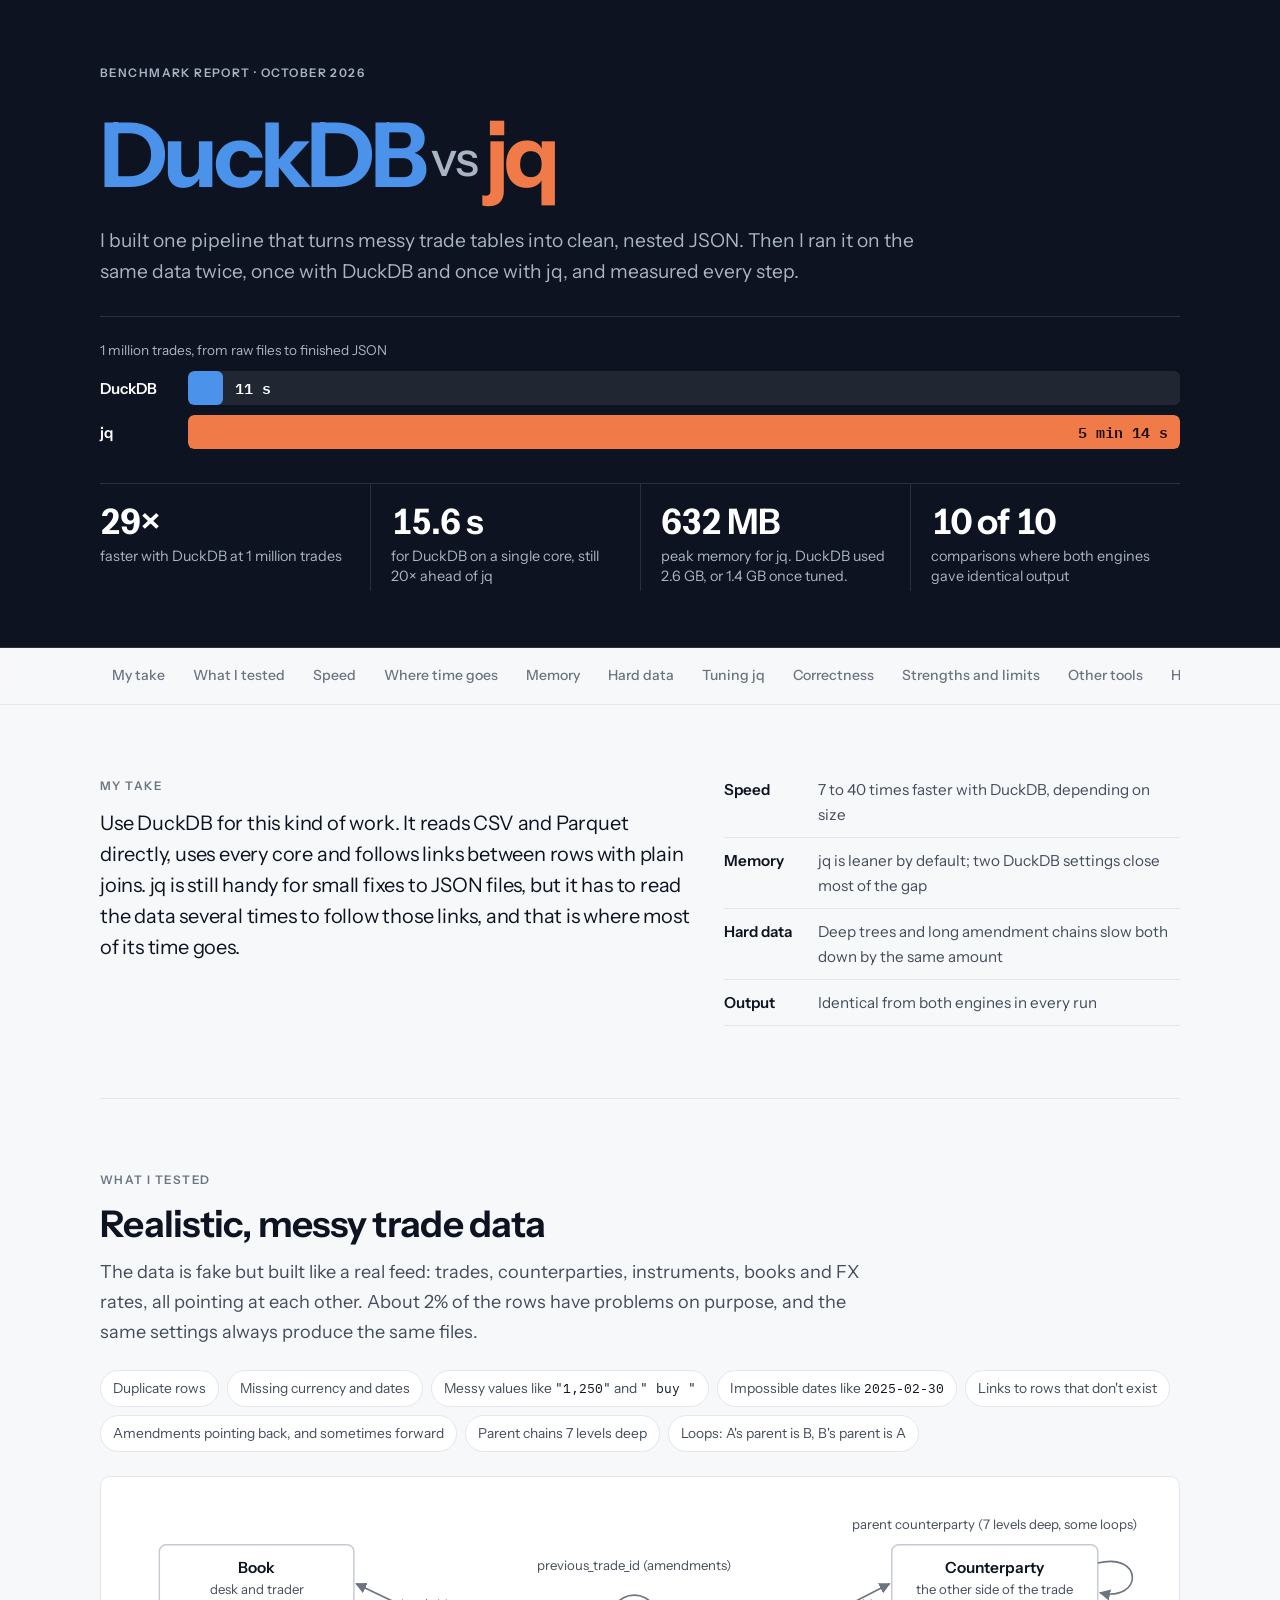
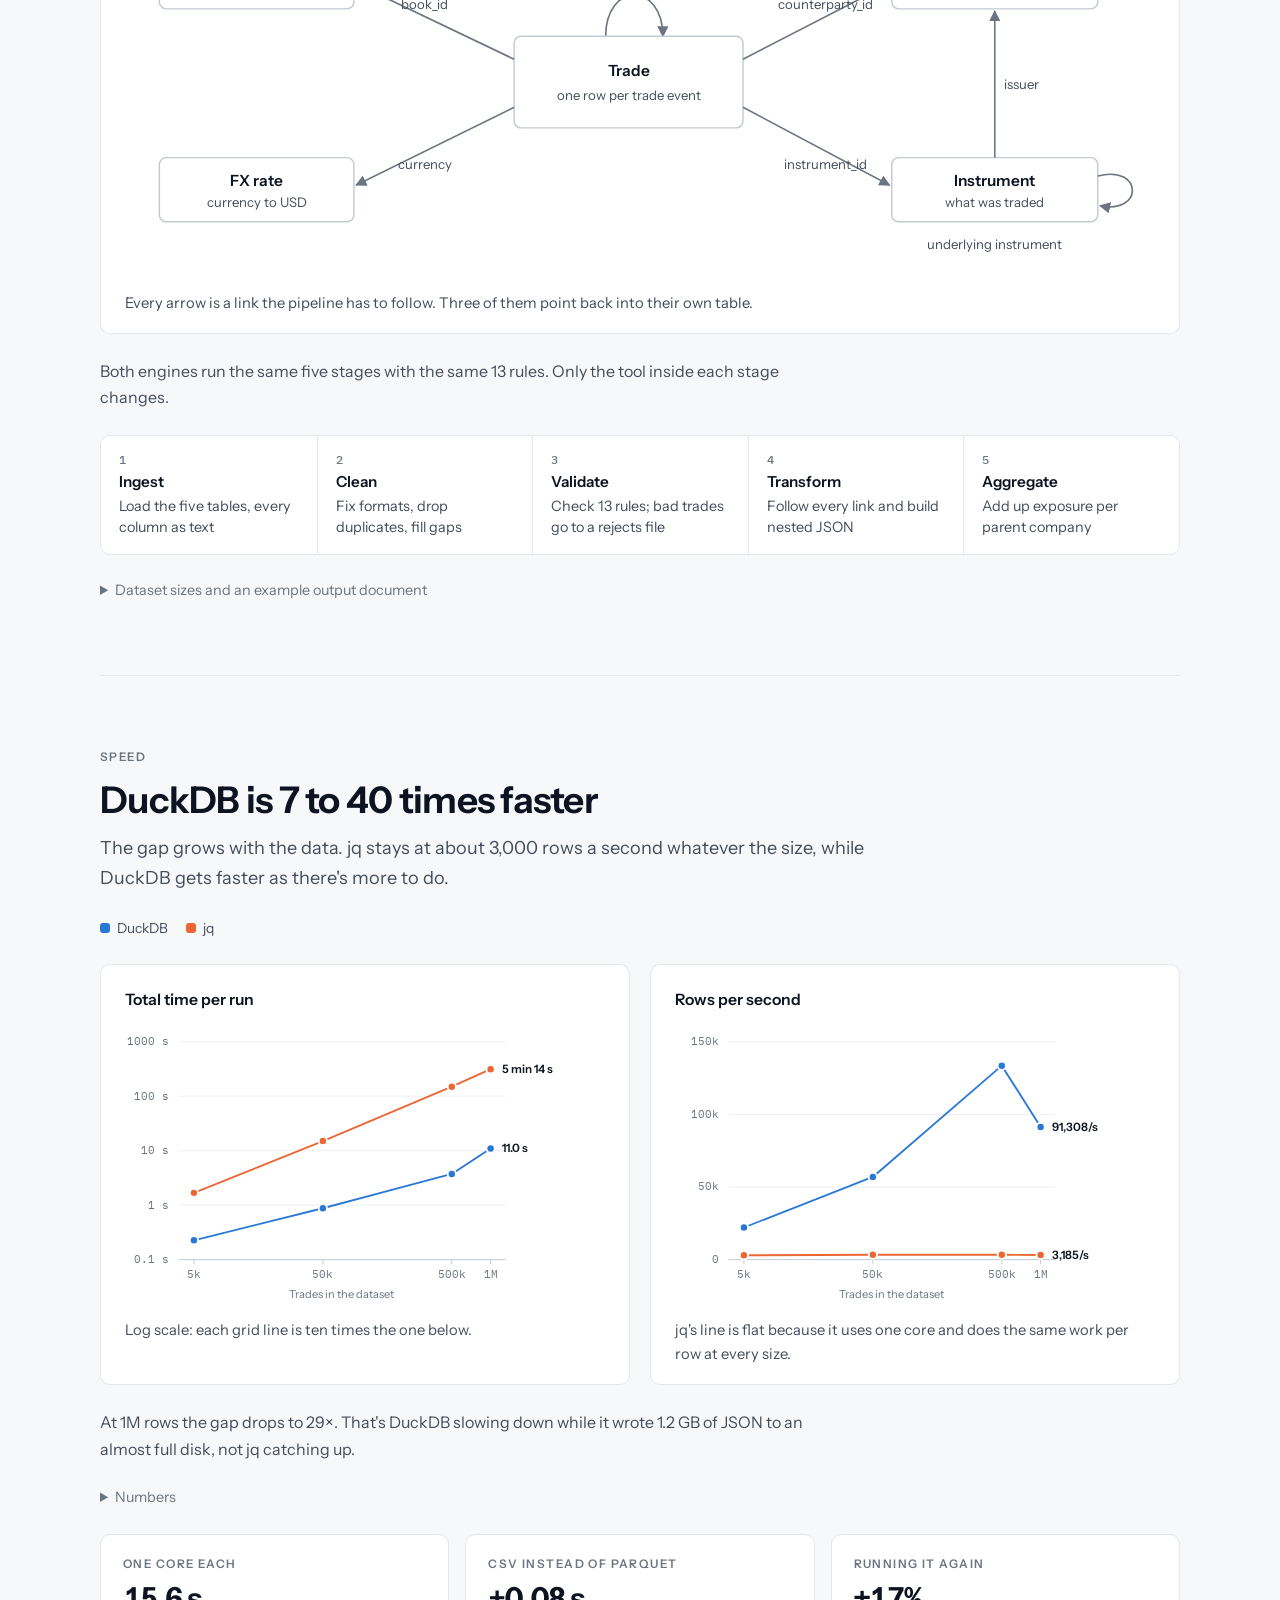
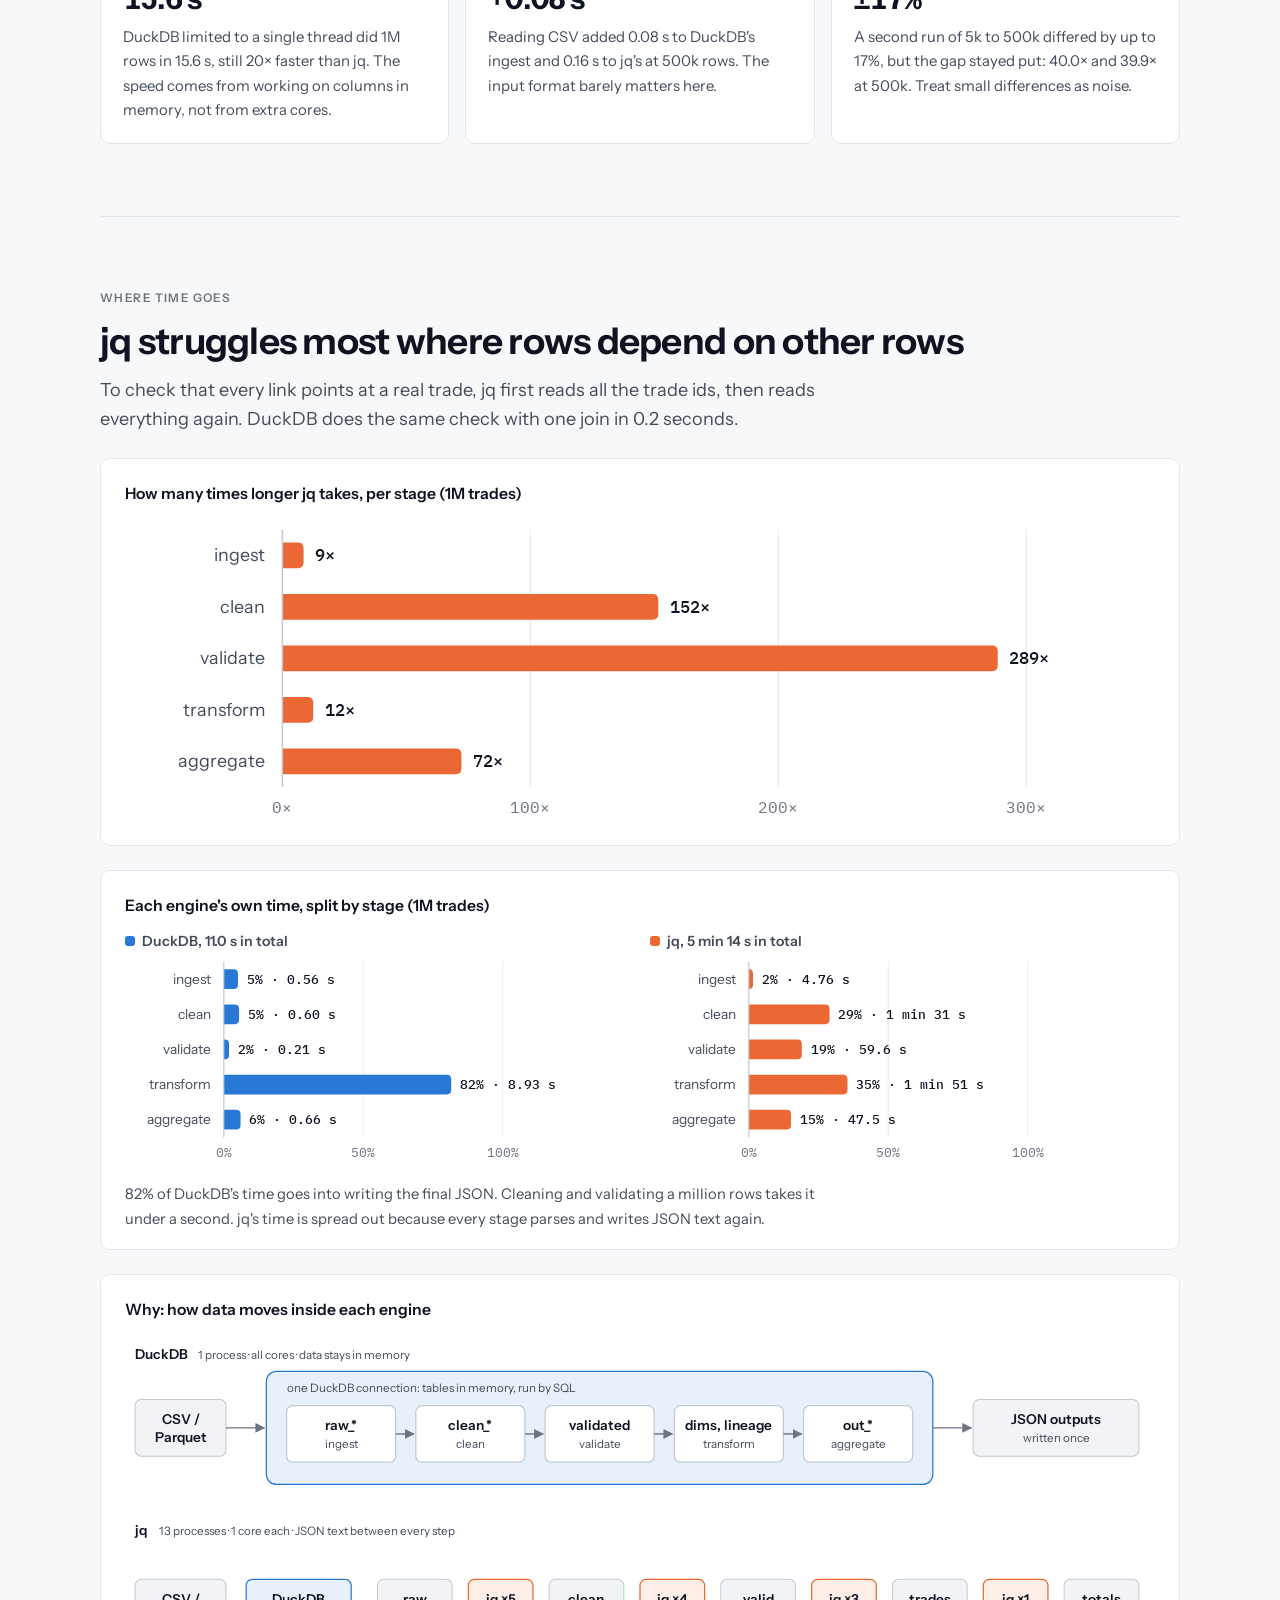
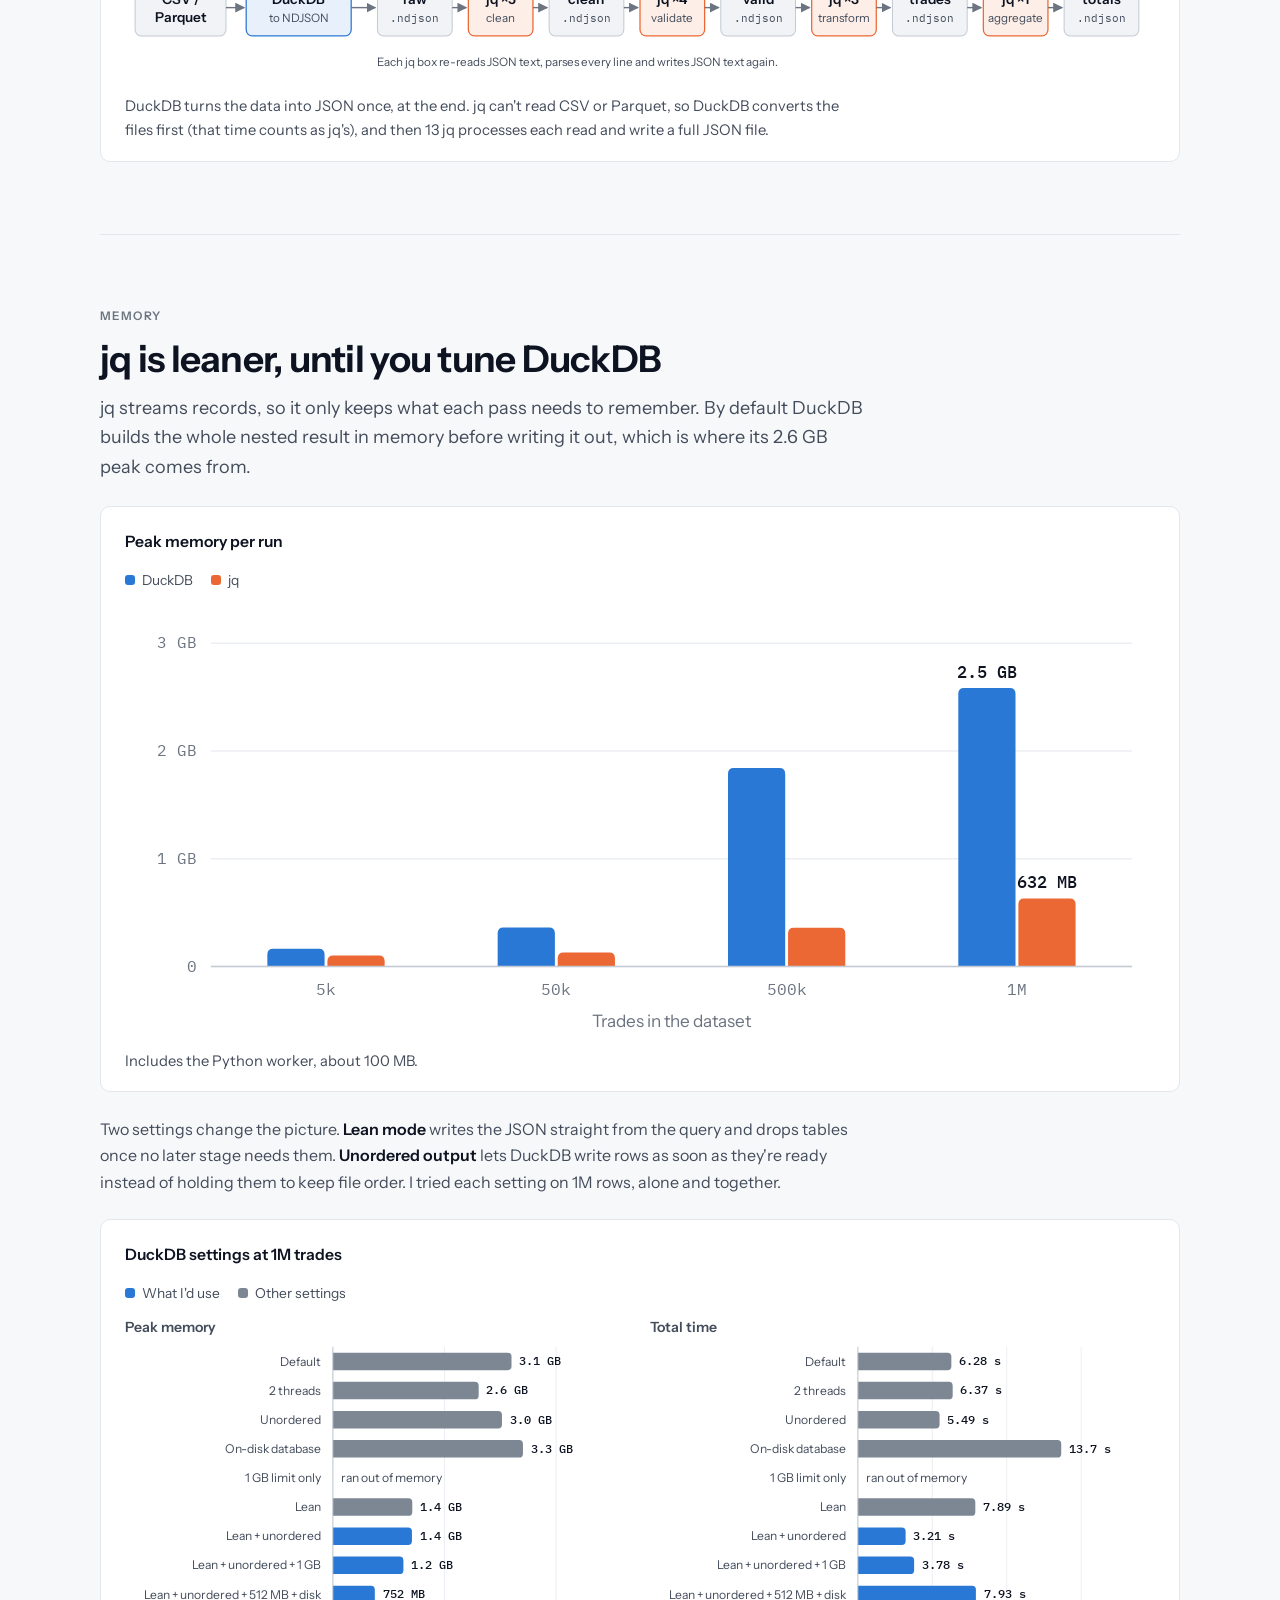
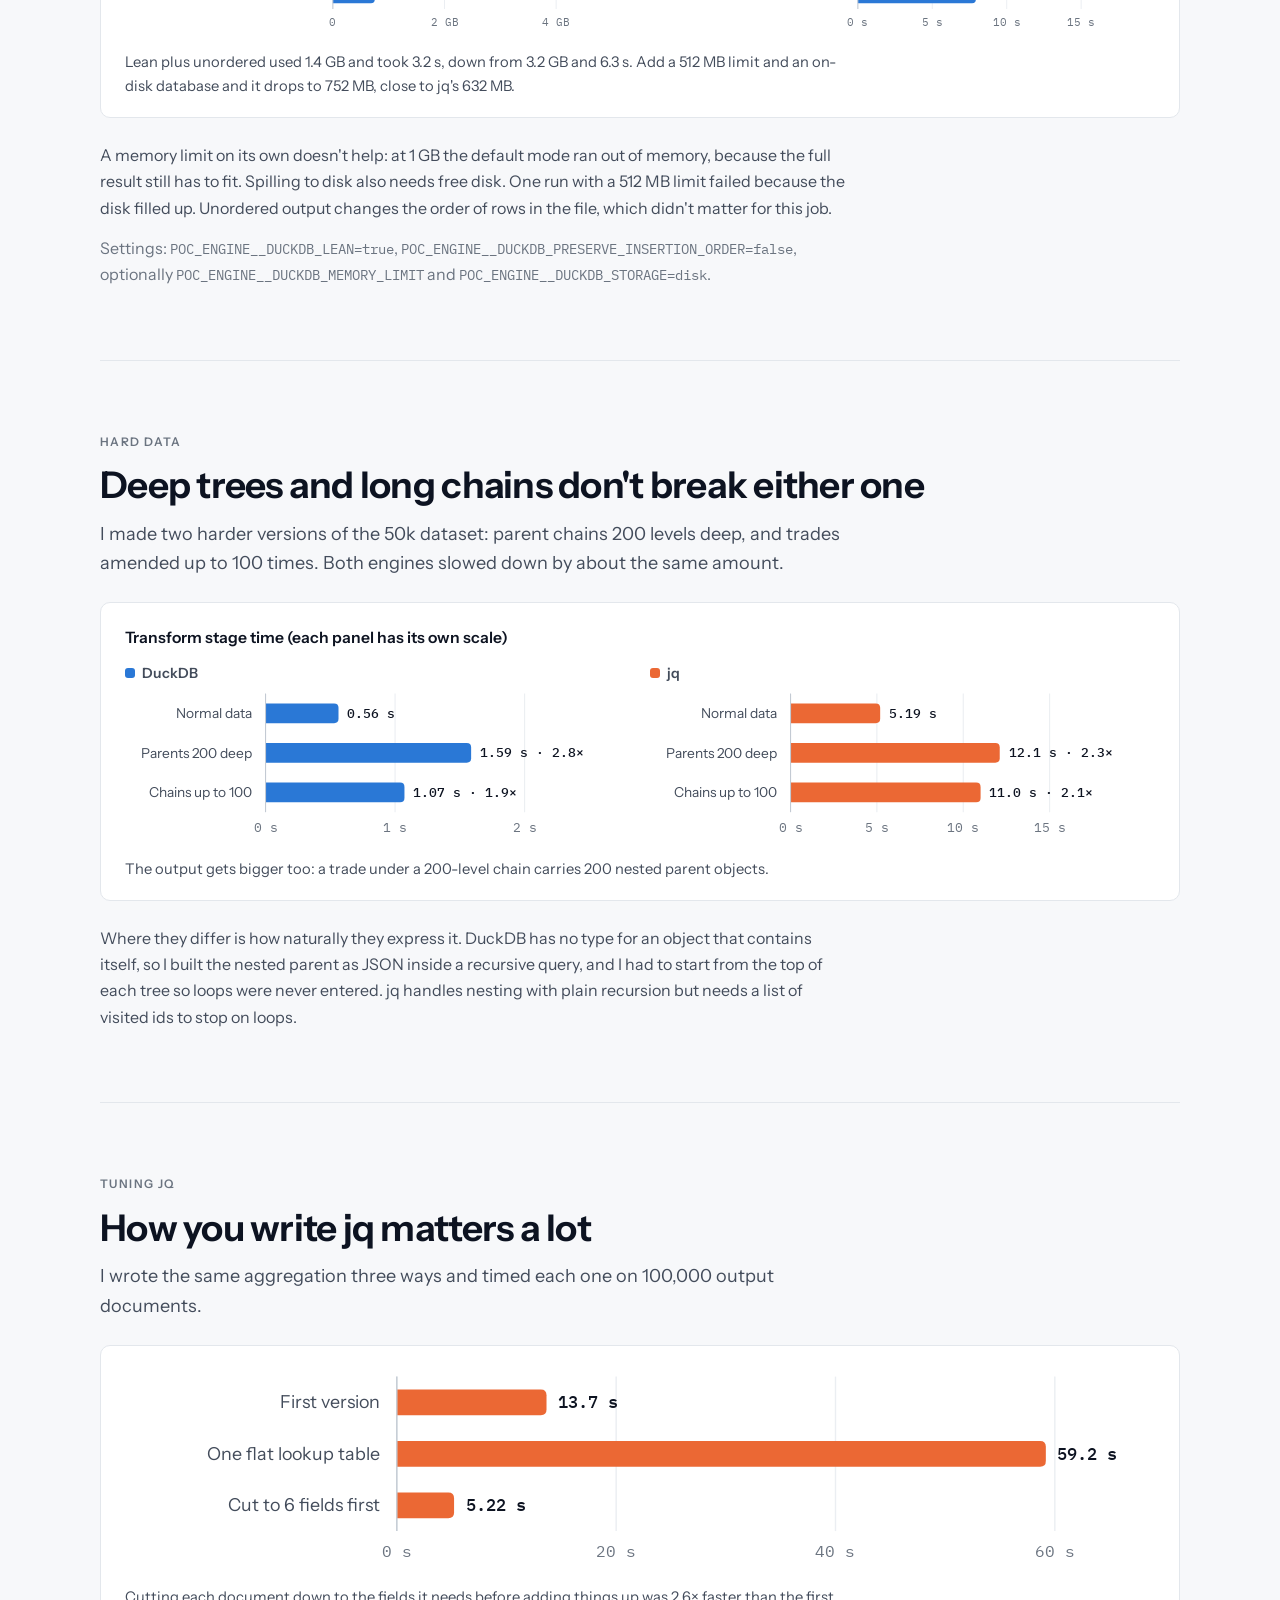
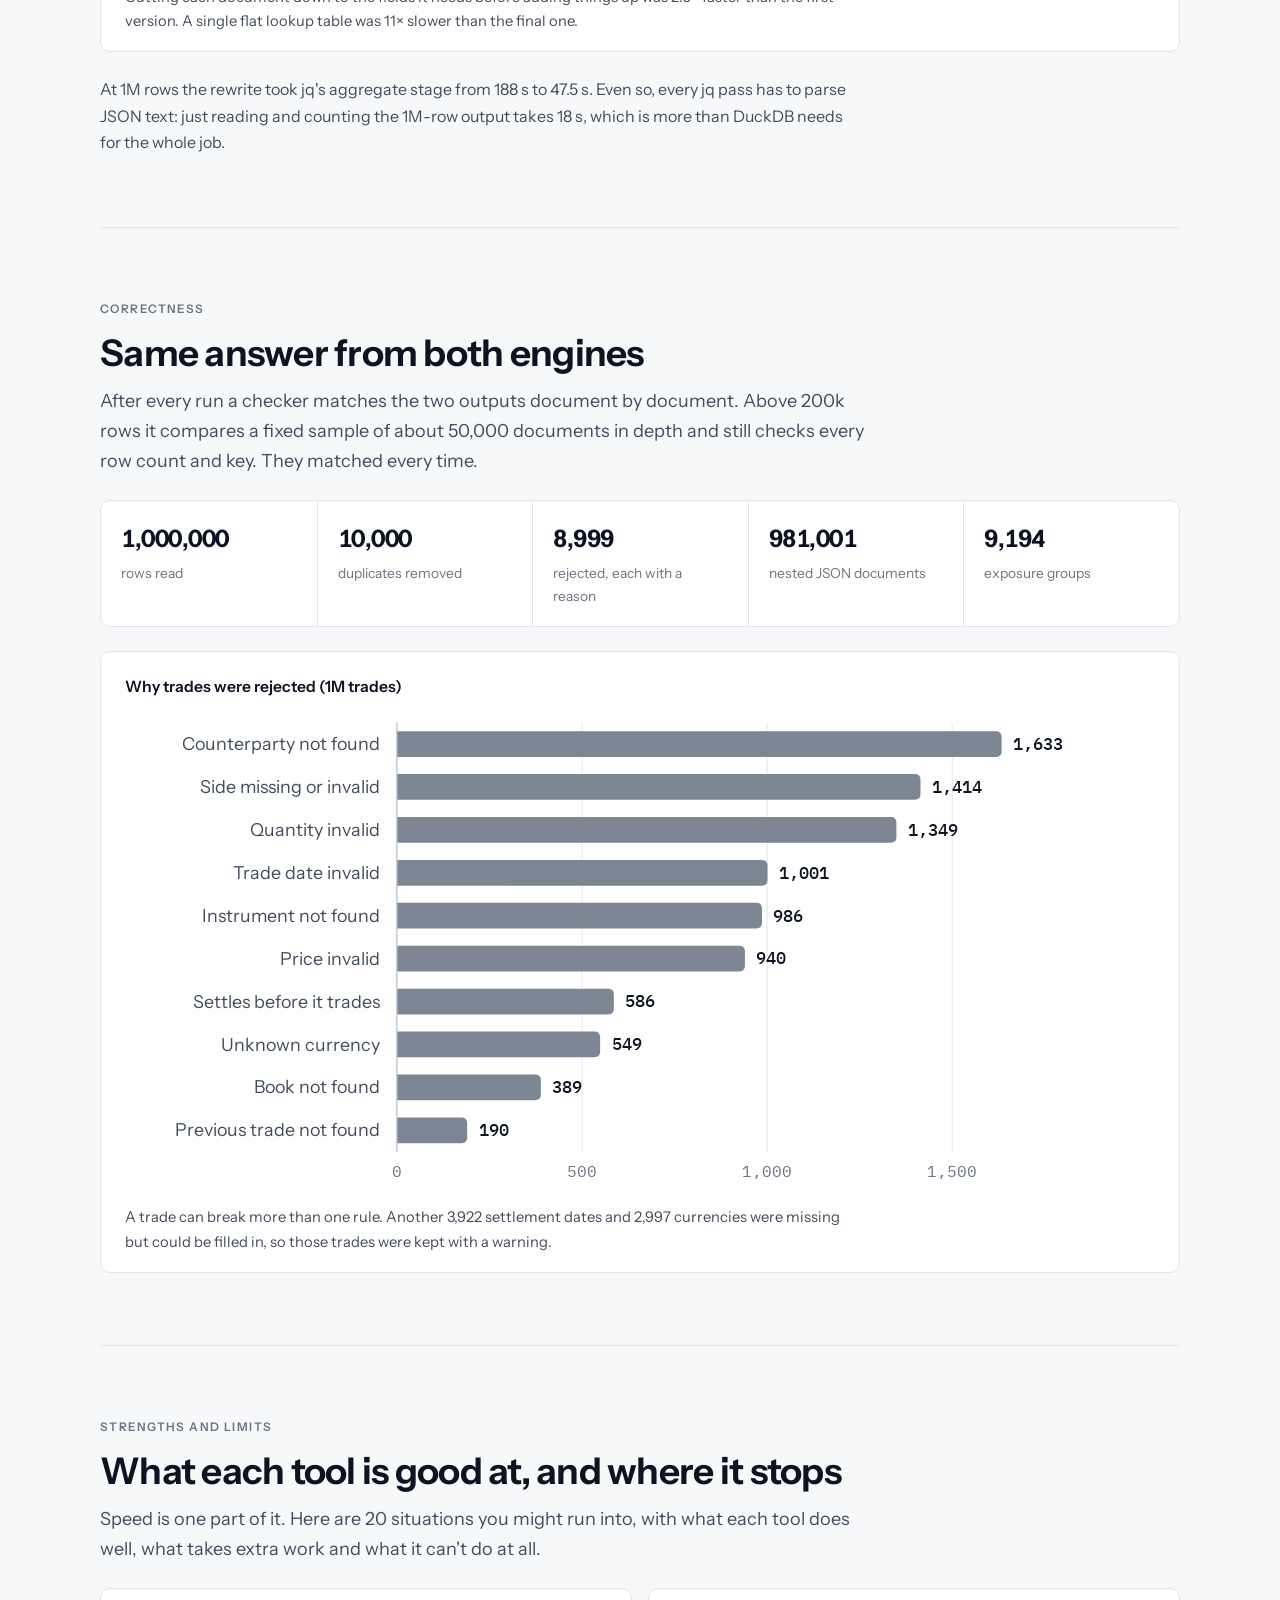
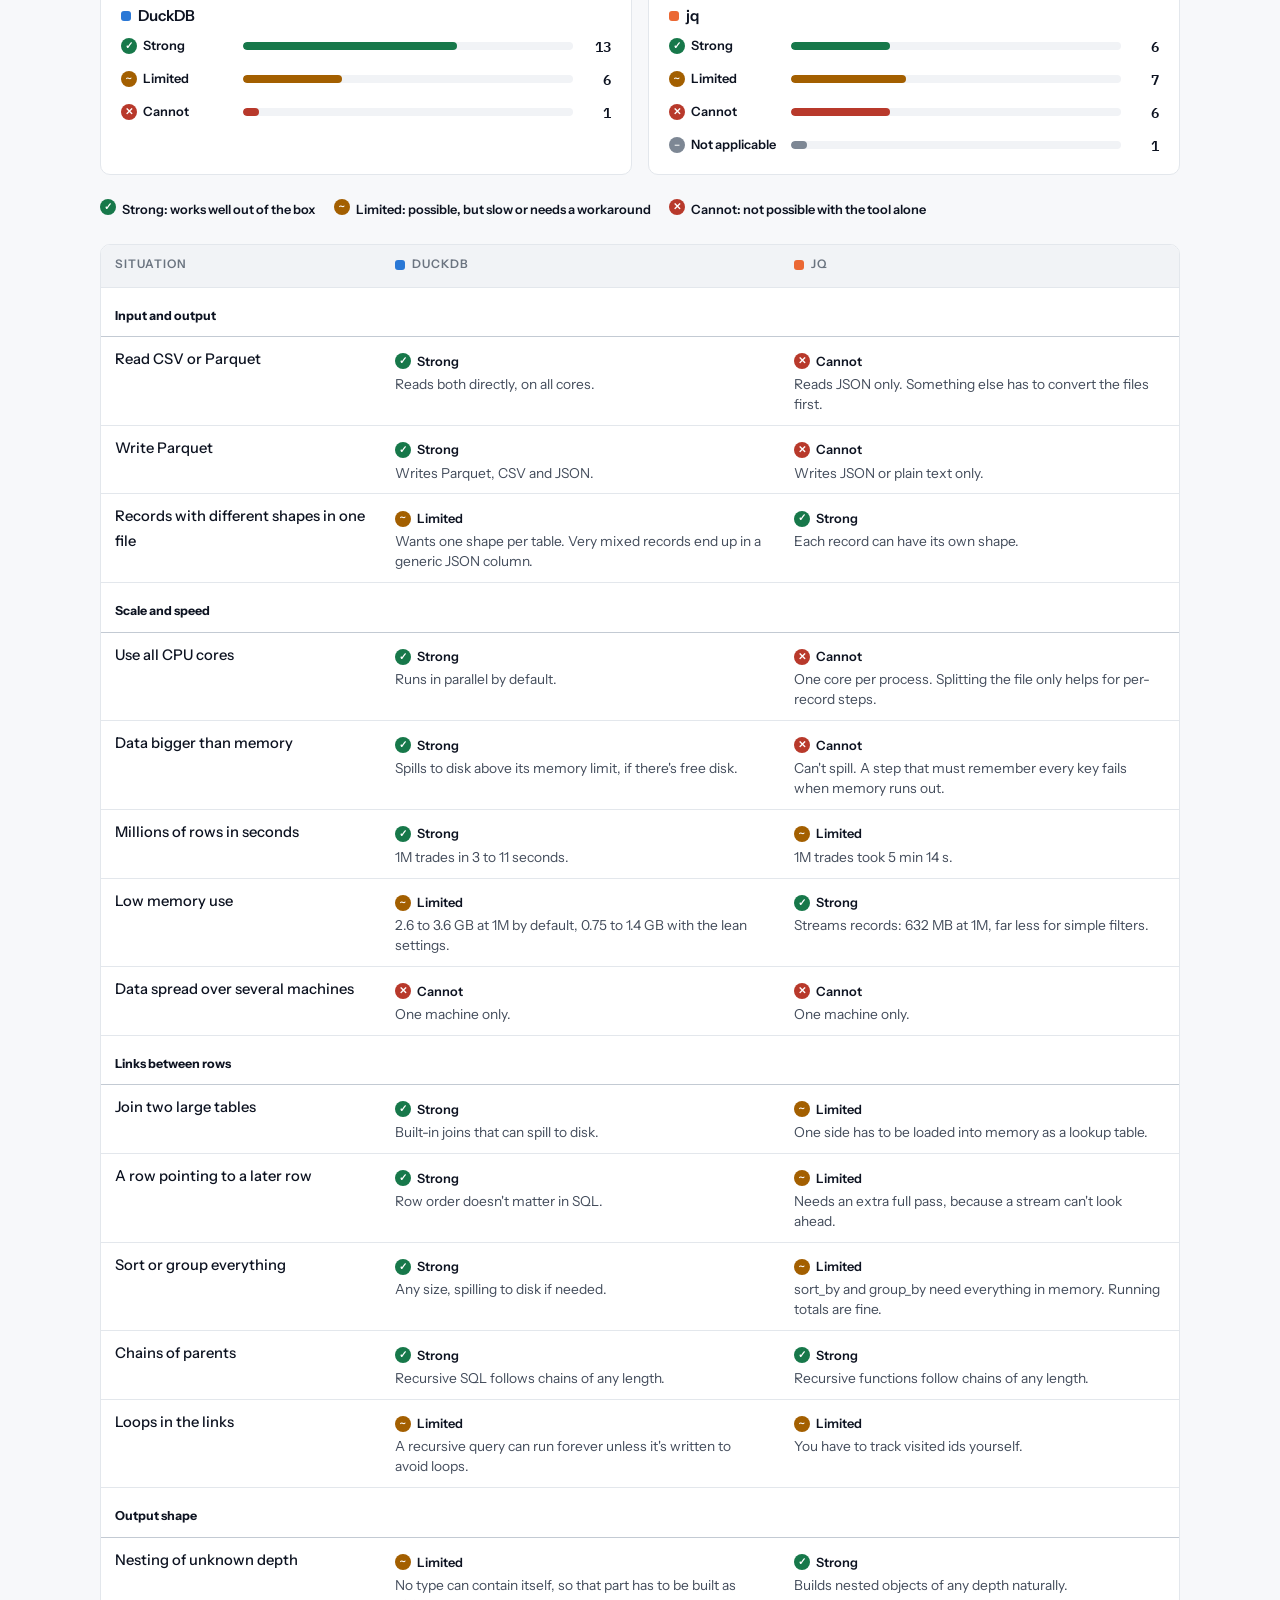
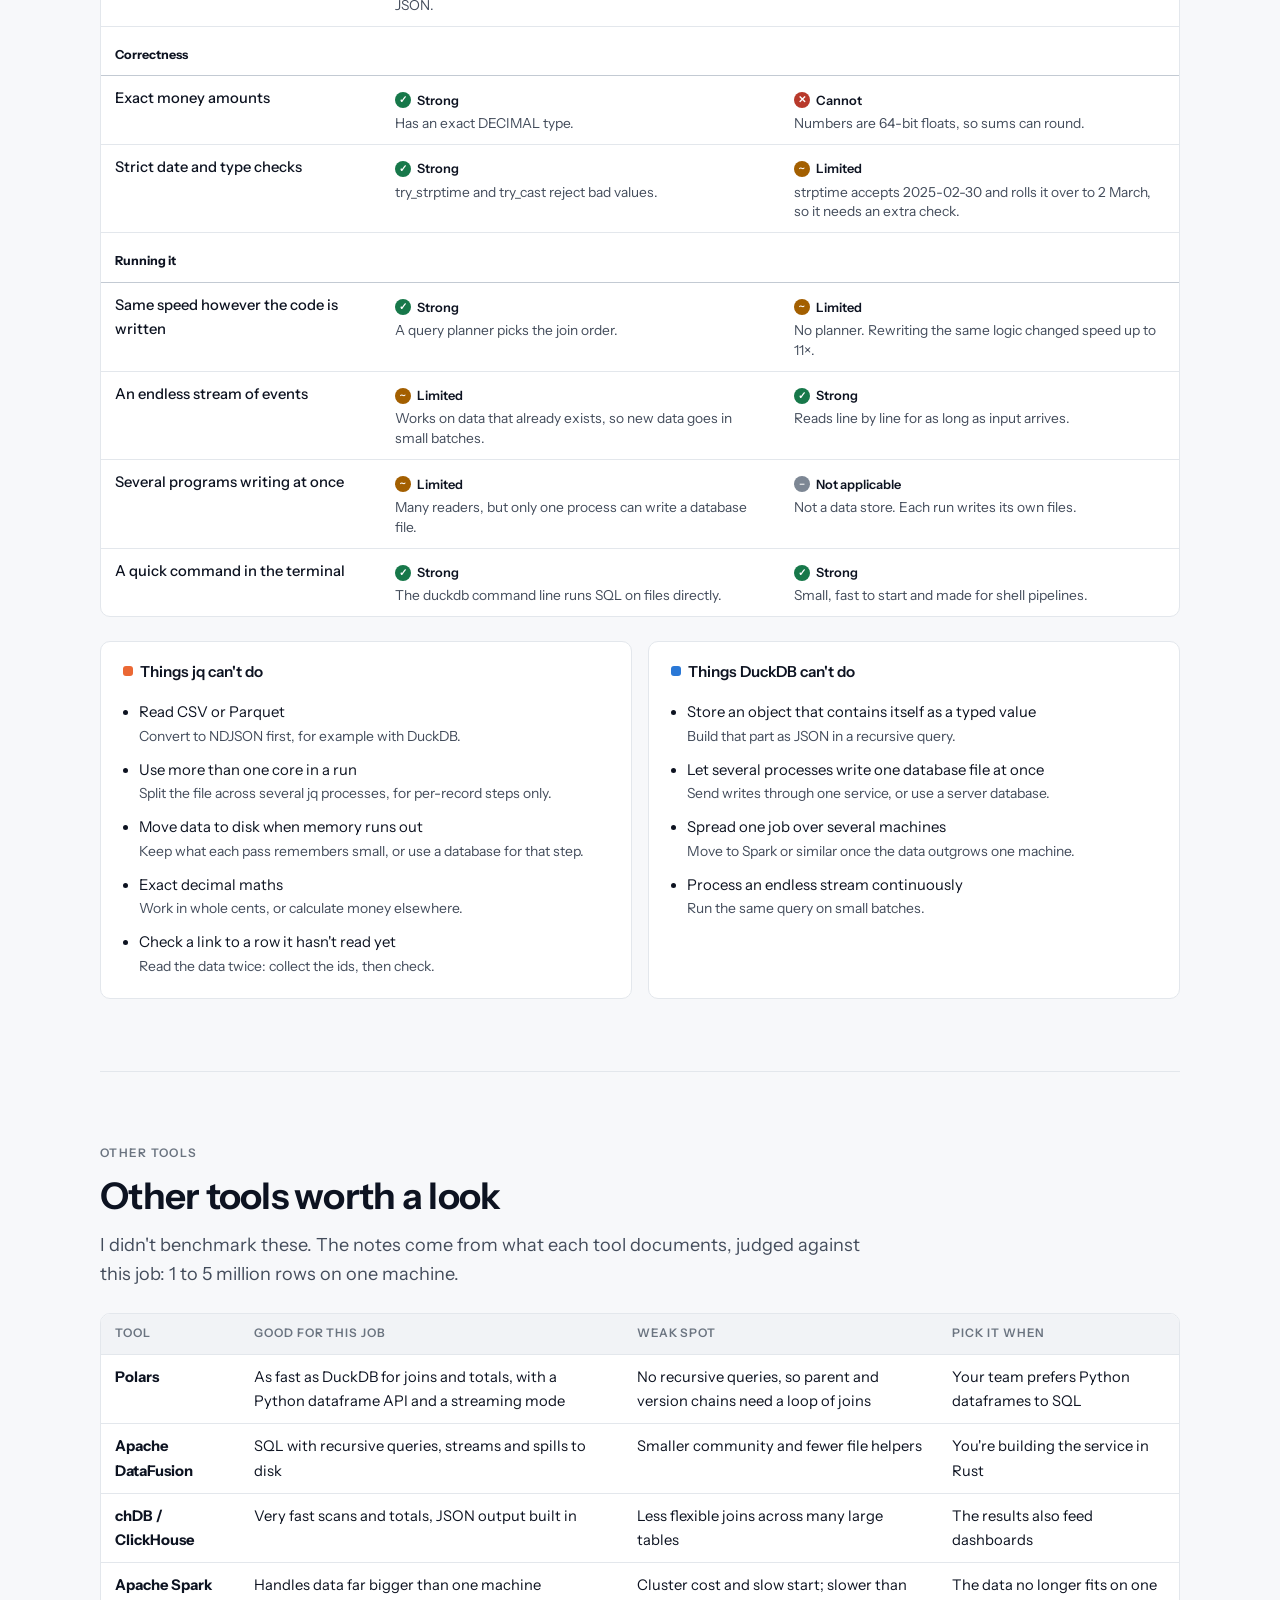
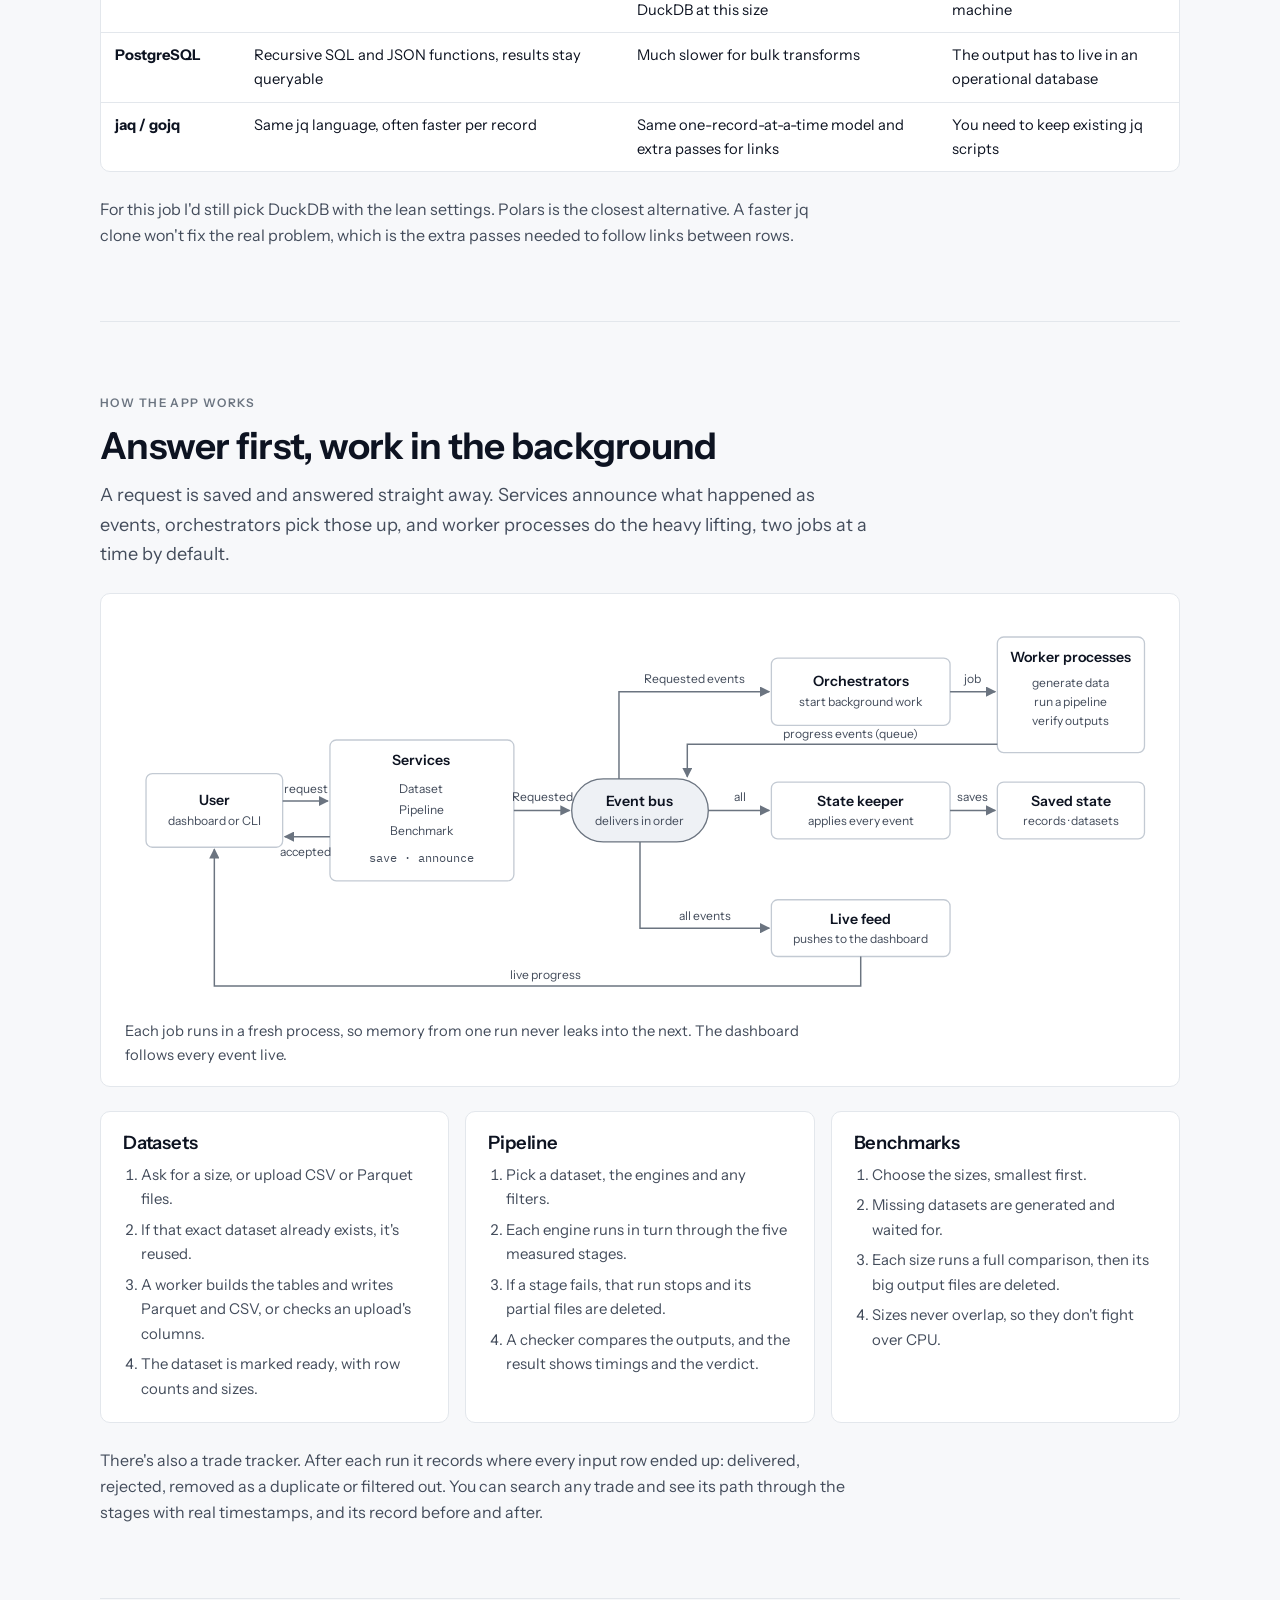
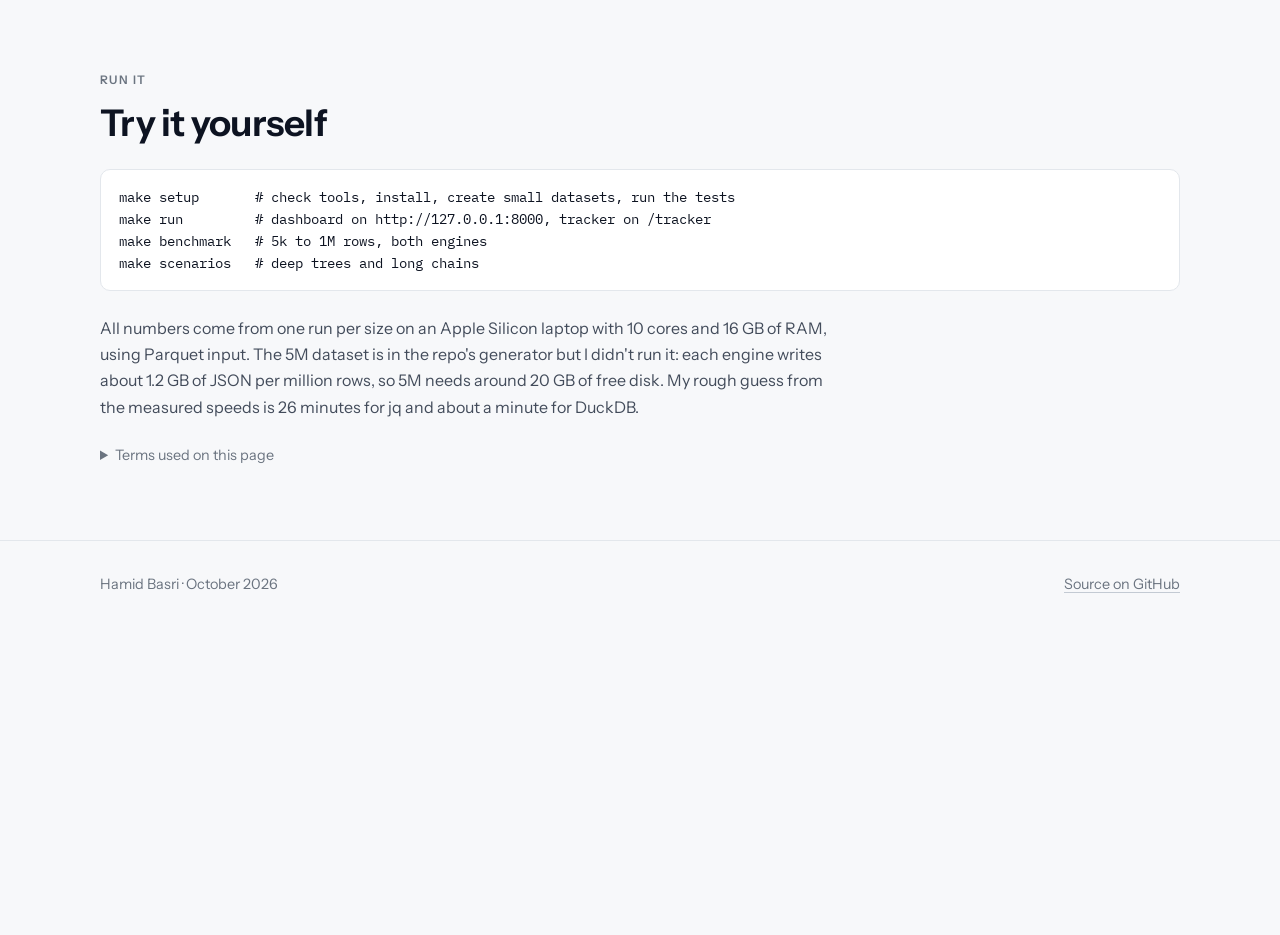
<file: docs/index.html>
<!doctype html>
<html lang="en">
<meta charset="utf-8">
<title>DuckDB vs jq Benchmarks</title>
<meta http-equiv="refresh" content="0; url=benchmark-report.html">
<link rel="canonical" href="benchmark-report.html">
<p>Opening the <a href="benchmark-report.html">DuckDB vs jq benchmark report</a>…</p>
</html>
</file>
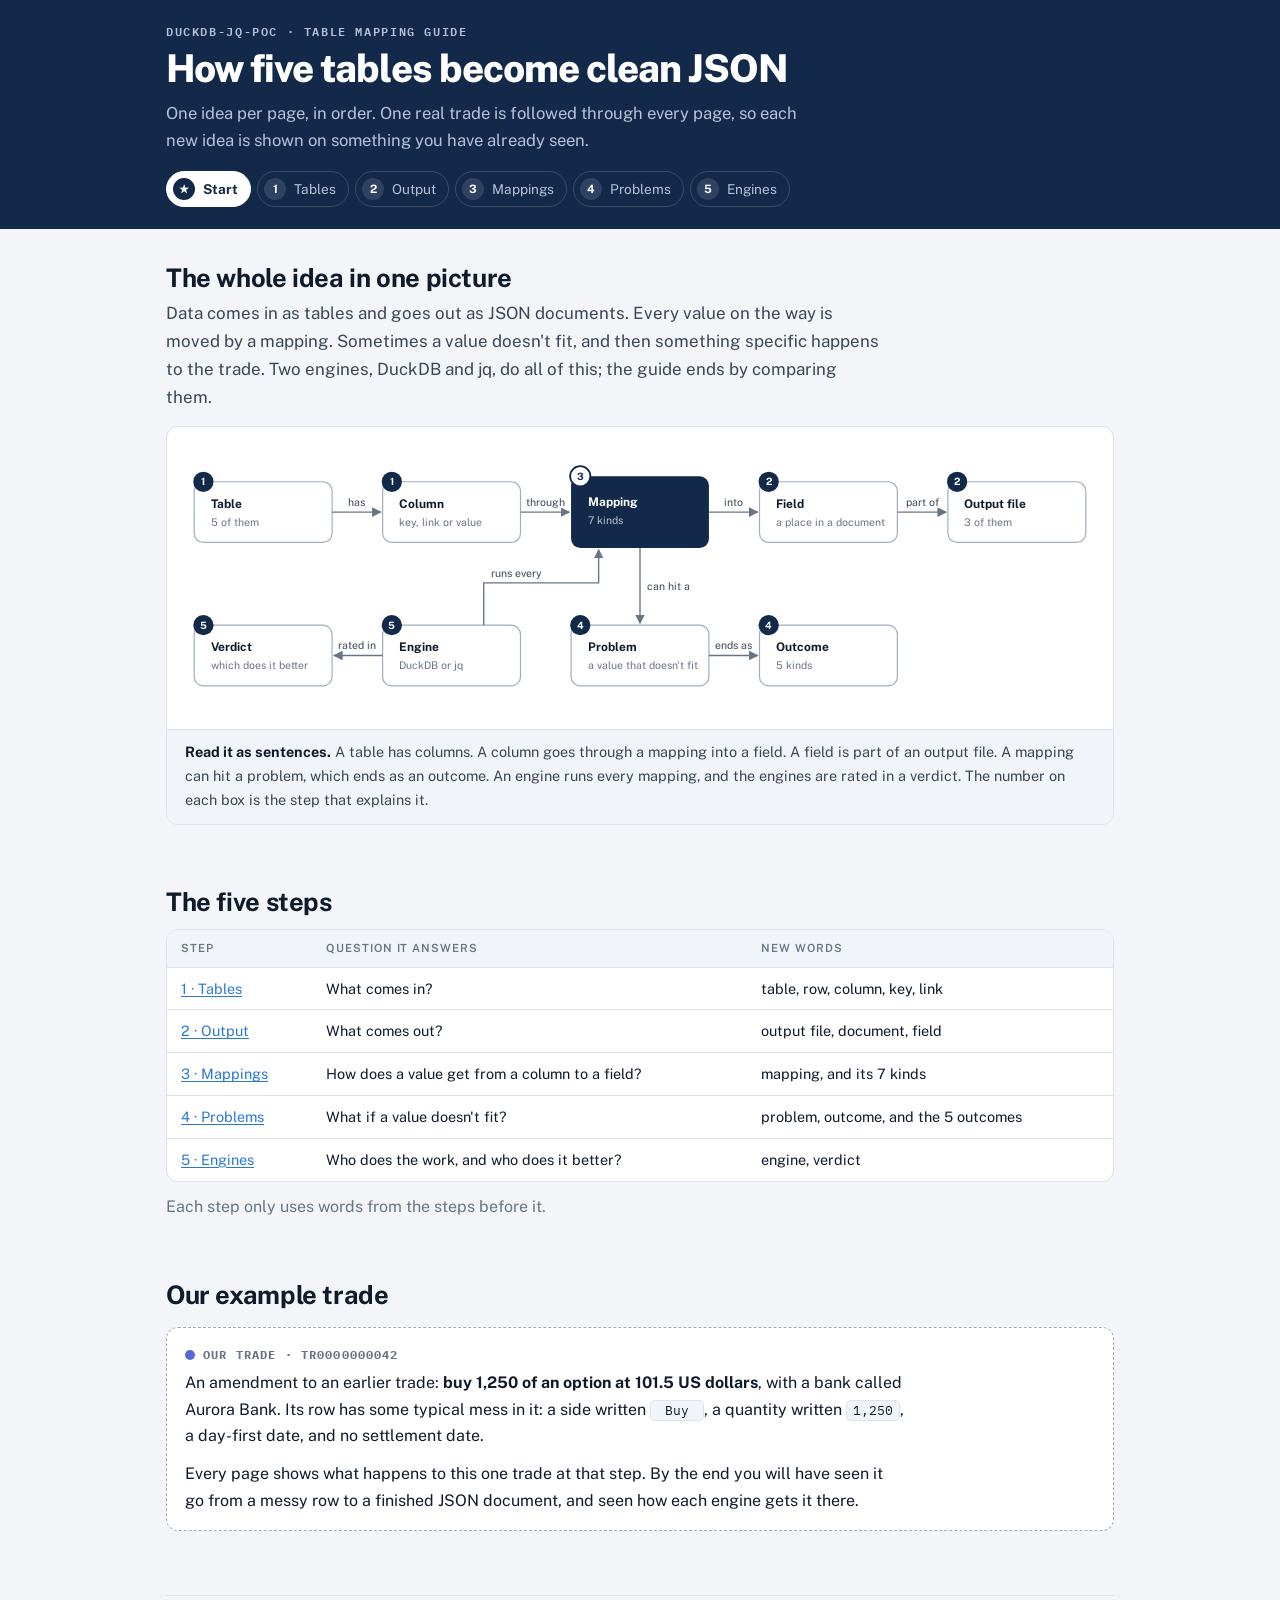
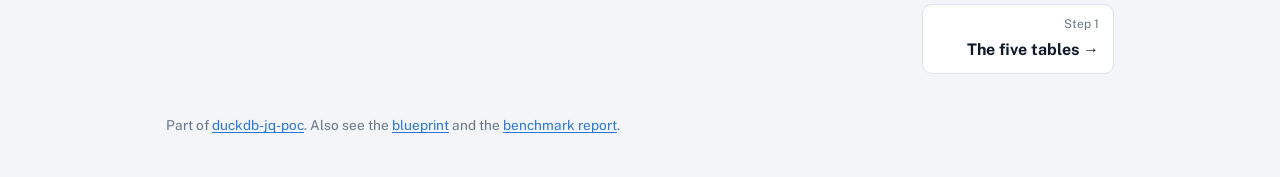
<file: docs/mapping/index.html>
<!doctype html>
<html lang="en">
<meta charset="utf-8">
<meta name="viewport" content="width=device-width, initial-scale=1, viewport-fit=cover">
<title>Table Mapping Guide</title>
<link rel="preconnect" href="https://fonts.googleapis.com">
<link rel="preconnect" href="https://fonts.gstatic.com" crossorigin>
<link rel="stylesheet" href="https://fonts.googleapis.com/css2?family=IBM+Plex+Mono:wght@400;500;600&family=Public+Sans:wght@400;500;600;700;800&display=swap">
<link rel="stylesheet" href="guide.css">

<header class="hero">
  <div class="wrap">
    <a class="guide" href="index.html">duckdb-jq-poc · Table Mapping Guide</a>
    <h1>How five tables become clean JSON</h1>
    <p>One idea per page, in order. One real trade is followed through every page, so each new idea is shown on something you have already seen.</p>
    <ol class="ladder">
      <li><a href="index.html" aria-current="page">Start</a></li>
      <li><a href="tables.html">Tables</a></li>
      <li><a href="output.html">Output</a></li>
      <li><a href="mappings.html">Mappings</a></li>
      <li><a href="problems.html">Problems</a></li>
      <li><a href="engines.html">Engines</a></li>
    </ol>
  </div>
</header>

<main class="wrap">

<section>
  <h2>The whole idea in one picture</h2>
  <p class="lead">Data comes in as tables and goes out as JSON documents. Every value on the way is moved by a mapping. Sometimes a value doesn't fit, and then something specific happens to the trade. Two engines, DuckDB and jq, do all of this; the guide ends by comparing them.</p>
  <figure>
    <div class="pad"><svg class="dg" viewBox="0 0 990 290" style="min-width:780px" role="img" aria-label="Concept map. A table has columns. A column goes through a mapping into a field. A field is part of an output file. A mapping can hit a problem, and a problem ends as an outcome. An engine runs every mapping, and engines are rated in a verdict. The number on each box is the step that explains it.">
      <defs><marker id="a" viewBox="0 0 10 10" refX="9" refY="5" markerWidth="7" markerHeight="7" orient="auto-start-reverse"><path class="ah" d="M0 0L10 5L0 10z"/></marker></defs>
      <rect class="box" x="10" y="40" width="150" height="66" rx="10"/><text class="t" x="28" y="68">Table</text><text class="s" x="28" y="88">5 of them</text>
      <rect class="box" x="215" y="40" width="150" height="66" rx="10"/><text class="t" x="233" y="68">Column</text><text class="s" x="233" y="88">key, link or value</text>
      <rect class="brandbox" x="420" y="34" width="150" height="78" rx="10"/><text class="t on" x="438" y="66">Mapping</text><text class="s" x="438" y="86" style="fill:var(--on-brand-2)">7 kinds</text>
      <rect class="box" x="625" y="40" width="150" height="66" rx="10"/><text class="t" x="643" y="68">Field</text><text class="s" x="643" y="88">a place in a document</text>
      <rect class="box" x="830" y="40" width="150" height="66" rx="10"/><text class="t" x="848" y="68">Output file</text><text class="s" x="848" y="88">3 of them</text>
      <path class="edge" d="M160 73H213" marker-end="url(#a)"/><text class="lbl mid" x="187" y="66">has</text>
      <path class="edge" d="M365 73H418" marker-end="url(#a)"/><text class="lbl mid" x="392" y="66">through</text>
      <path class="edge" d="M570 73H623" marker-end="url(#a)"/><text class="lbl mid" x="597" y="66">into</text>
      <path class="edge" d="M775 73H828" marker-end="url(#a)"/><text class="lbl mid" x="802" y="66">part of</text>
      <rect class="box" x="10" y="196" width="150" height="66" rx="10"/><text class="t" x="28" y="224">Verdict</text><text class="s" x="28" y="244">which does it better</text>
      <rect class="box" x="215" y="196" width="150" height="66" rx="10"/><text class="t" x="233" y="224">Engine</text><text class="s" x="233" y="244">DuckDB or jq</text>
      <rect class="box" x="420" y="196" width="150" height="66" rx="10"/><text class="t" x="438" y="224">Problem</text><text class="s" x="438" y="244">a value that doesn't fit</text>
      <rect class="box" x="625" y="196" width="150" height="66" rx="10"/><text class="t" x="643" y="224">Outcome</text><text class="s" x="643" y="244">5 kinds</text>
      <path class="edge" d="M495 112V194" marker-end="url(#a)"/><text class="lbl" x="503" y="158">can hit a</text>
      <path class="edge" d="M570 229H623" marker-end="url(#a)"/><text class="lbl mid" x="597" y="222">ends as</text>
      <path class="edge" d="M325 196V150H450V114" marker-end="url(#a)"/><text class="lbl" x="333" y="144">runs every</text>
      <path class="edge" d="M215 229H162" marker-end="url(#a)"/><text class="lbl mid" x="187" y="222">rated in</text>
      <circle class="num" cx="20" cy="40" r="11"/><text class="numt" x="20" y="44">1</text>
      <circle class="num" cx="225" cy="40" r="11"/><text class="numt" x="225" y="44">1</text>
      <circle cx="430" cy="34" r="11" style="fill:var(--surface);stroke:var(--brand);stroke-width:2"/><text class="numt" x="430" y="38" style="fill:var(--brand)">3</text>
      <circle class="num" cx="635" cy="40" r="11"/><text class="numt" x="635" y="44">2</text>
      <circle class="num" cx="840" cy="40" r="11"/><text class="numt" x="840" y="44">2</text>
      <circle class="num" cx="20" cy="196" r="11"/><text class="numt" x="20" y="200">5</text>
      <circle class="num" cx="225" cy="196" r="11"/><text class="numt" x="225" y="200">5</text>
      <circle class="num" cx="430" cy="196" r="11"/><text class="numt" x="430" y="200">4</text>
      <circle class="num" cx="635" cy="196" r="11"/><text class="numt" x="635" y="200">4</text>
      </svg></div>
    <figcaption><b>Read it as sentences.</b> A table has columns. A column goes through a mapping into a field. A field is part of an output file. A mapping can hit a problem, which ends as an outcome. An engine runs every mapping, and the engines are rated in a verdict. The number on each box is the step that explains it.</figcaption>
  </figure>
</section>

<section>
  <h2>The five steps</h2>
  <div class="tw"><table>
    <thead><tr><th>Step</th><th>Question it answers</th><th>New words</th></tr></thead>
    <tbody>
      <tr><td class="nw"><a href="tables.html">1 · Tables</a></td><td>What comes in?</td><td>table, row, column, key, link</td></tr>
      <tr><td class="nw"><a href="output.html">2 · Output</a></td><td>What comes out?</td><td>output file, document, field</td></tr>
      <tr><td class="nw"><a href="mappings.html">3 · Mappings</a></td><td>How does a value get from a column to a field?</td><td>mapping, and its 7 kinds</td></tr>
      <tr><td class="nw"><a href="problems.html">4 · Problems</a></td><td>What if a value doesn't fit?</td><td>problem, outcome, and the 5 outcomes</td></tr>
      <tr><td class="nw"><a href="engines.html">5 · Engines</a></td><td>Who does the work, and who does it better?</td><td>engine, verdict</td></tr>
    </tbody>
  </table></div>
  <p class="muted">Each step only uses words from the steps before it.</p>
</section>

<section>
  <h2>Our example trade</h2>
  <div class="example">
    <span class="label">Our trade · TR0000000042</span>
    <p>An amendment to an earlier trade: <b>buy 1,250 of an option at 101.5 US dollars</b>, with a bank called Aurora Bank. Its row has some typical mess in it: a side written <span class="val"> Buy </span>, a quantity written <span class="val">1,250</span>, a day-first date, and no settlement date.</p>
    <p>Every page shows what happens to this one trade at that step. By the end you will have seen it go from a messy row to a finished JSON document, and seen how each engine gets it there.</p>
  </div>
</section>

<nav class="pager" aria-label="Next page">
  <a class="next" href="tables.html"><span>Step 1</span><b>The five tables →</b></a>
</nav>
</main>
<footer class="wrap">Part of <a href="../index.html">duckdb-jq-poc</a>. Also see the <a href="../blueprint.html">blueprint</a> and the <a href="../benchmark-report.html">benchmark report</a>.</footer>
</html>
</file>
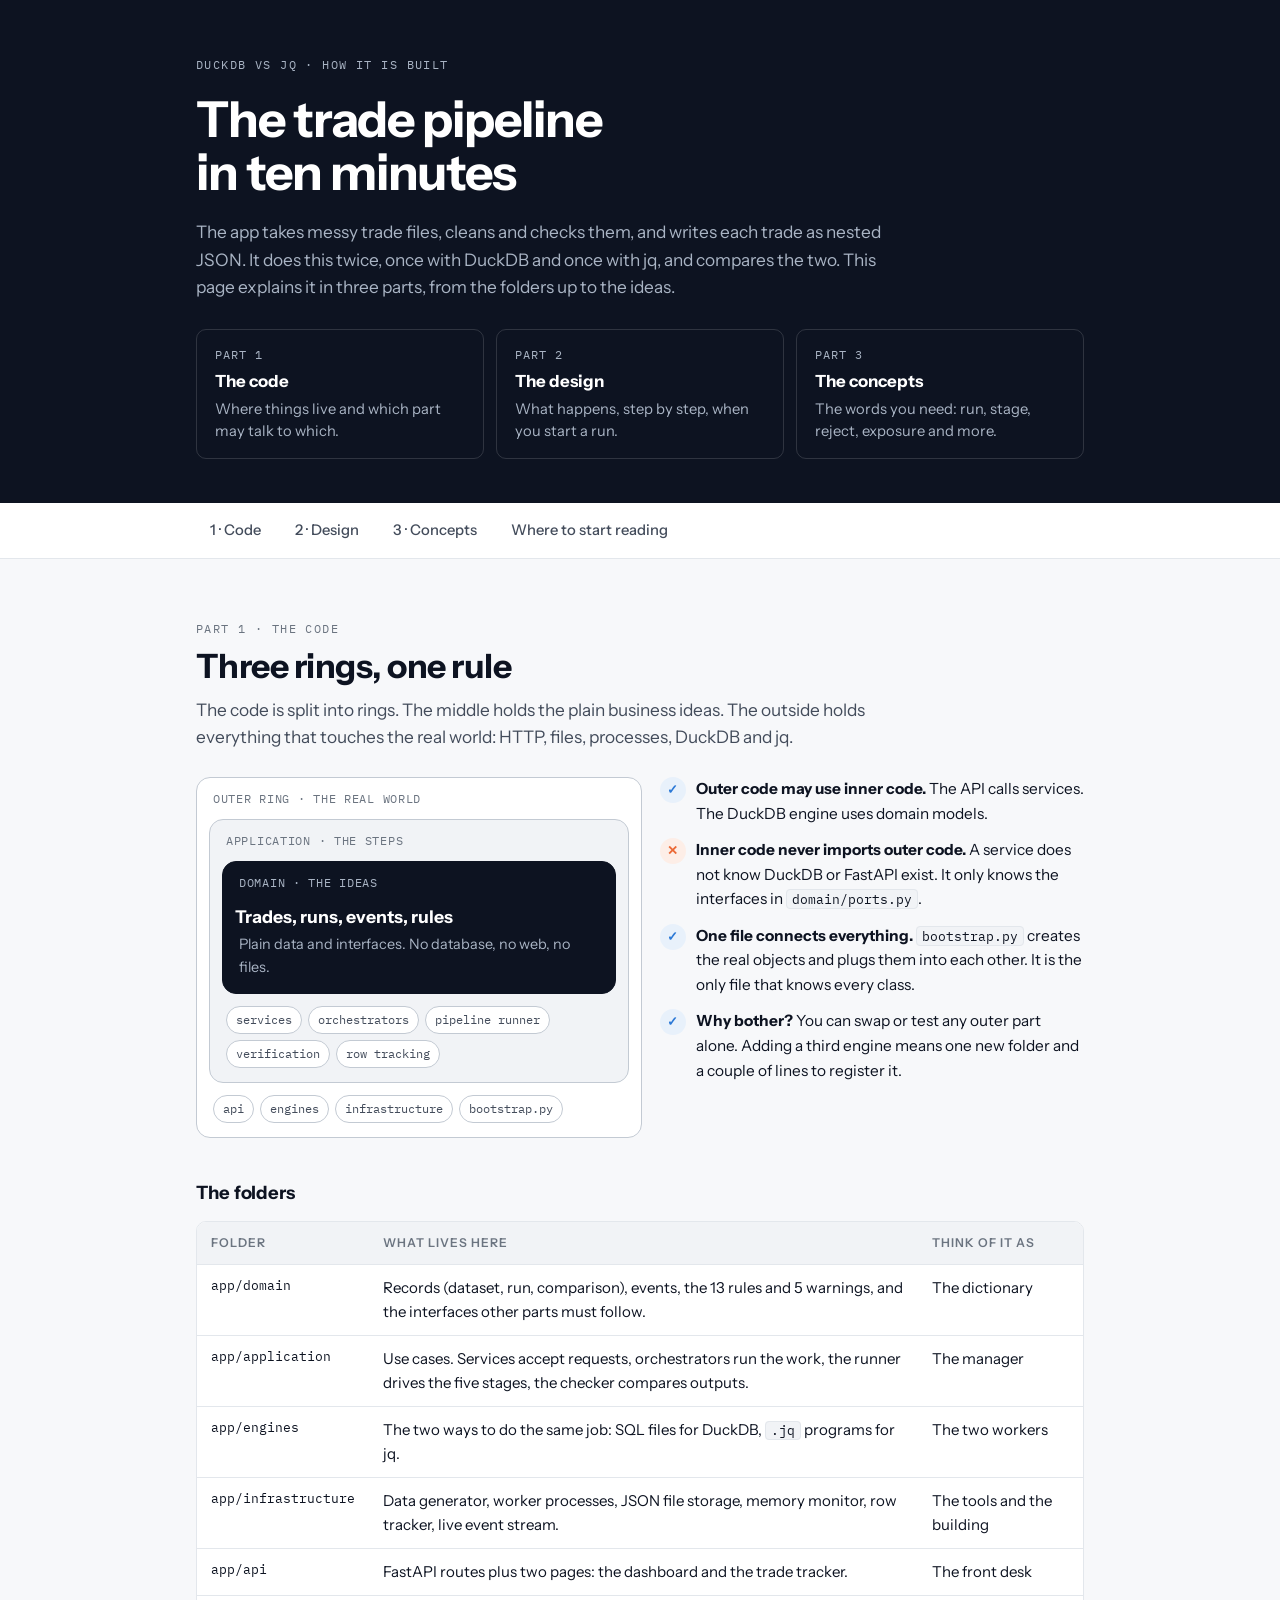
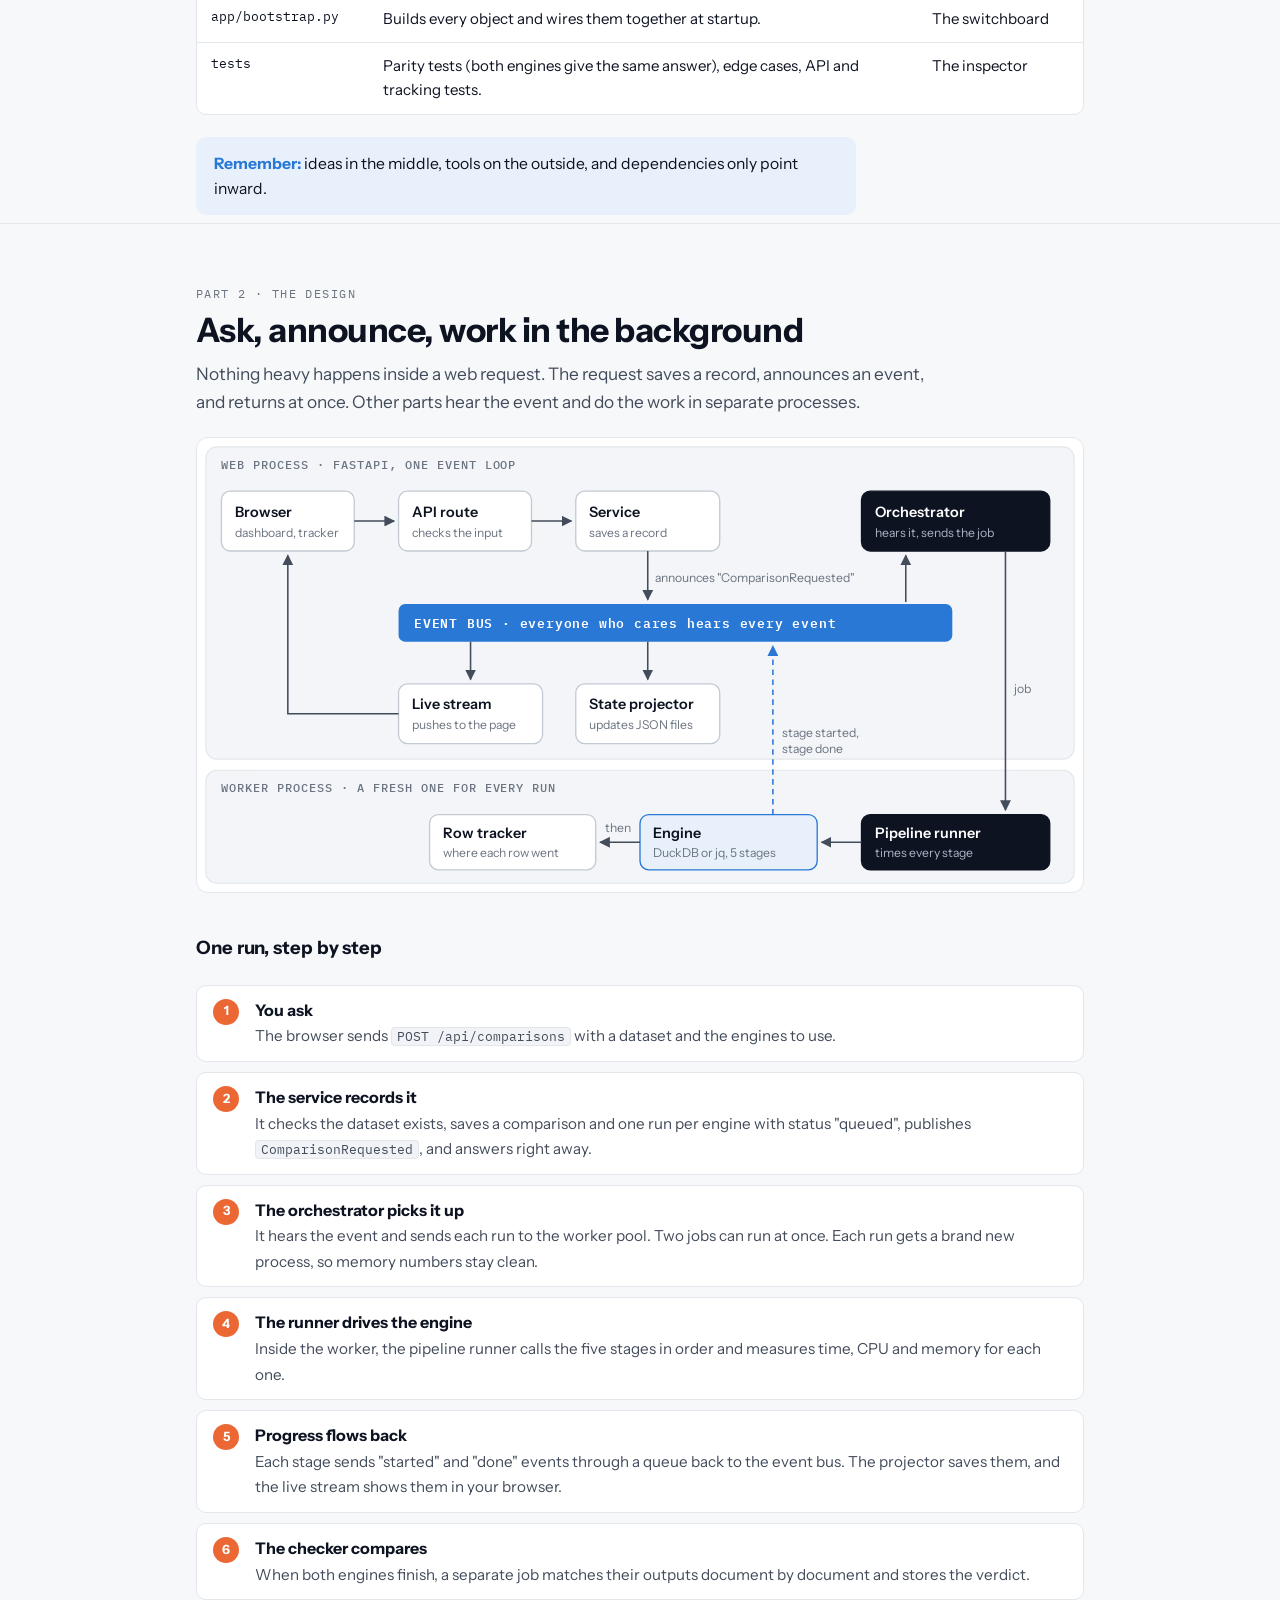
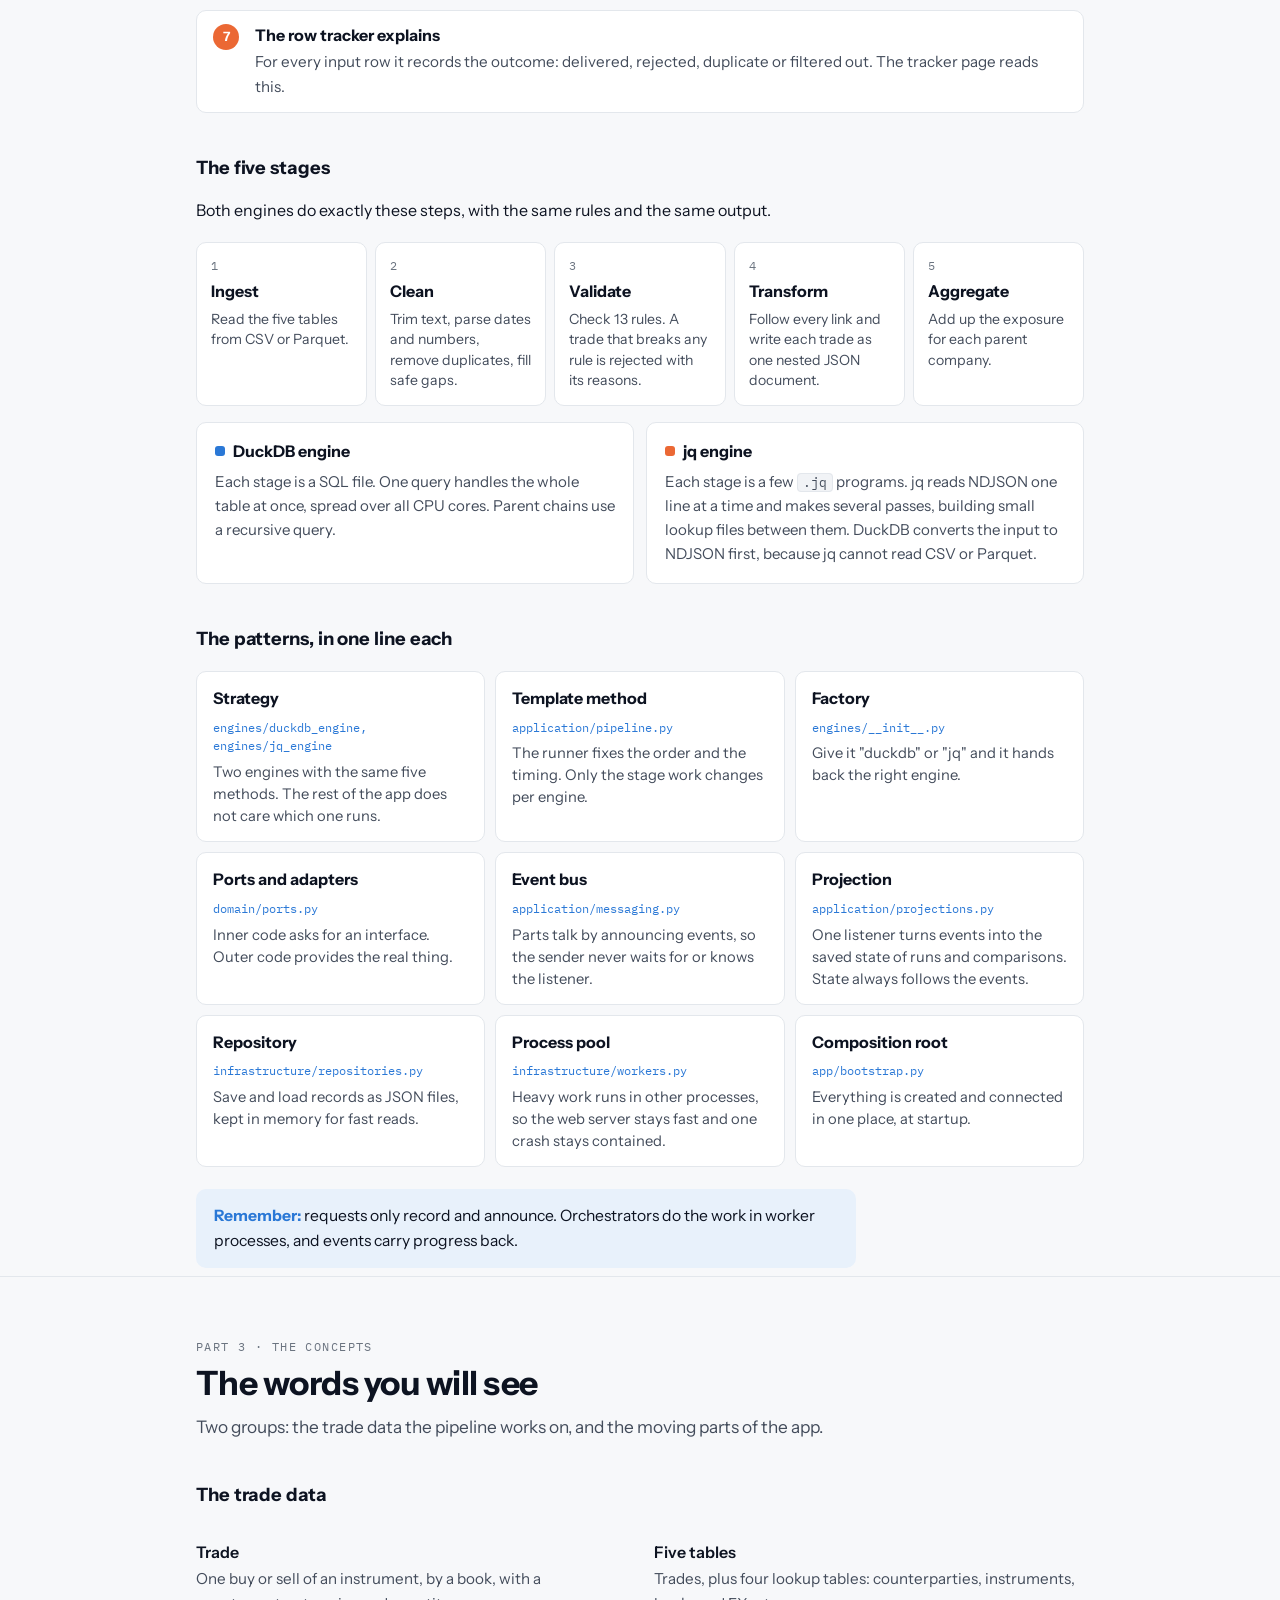
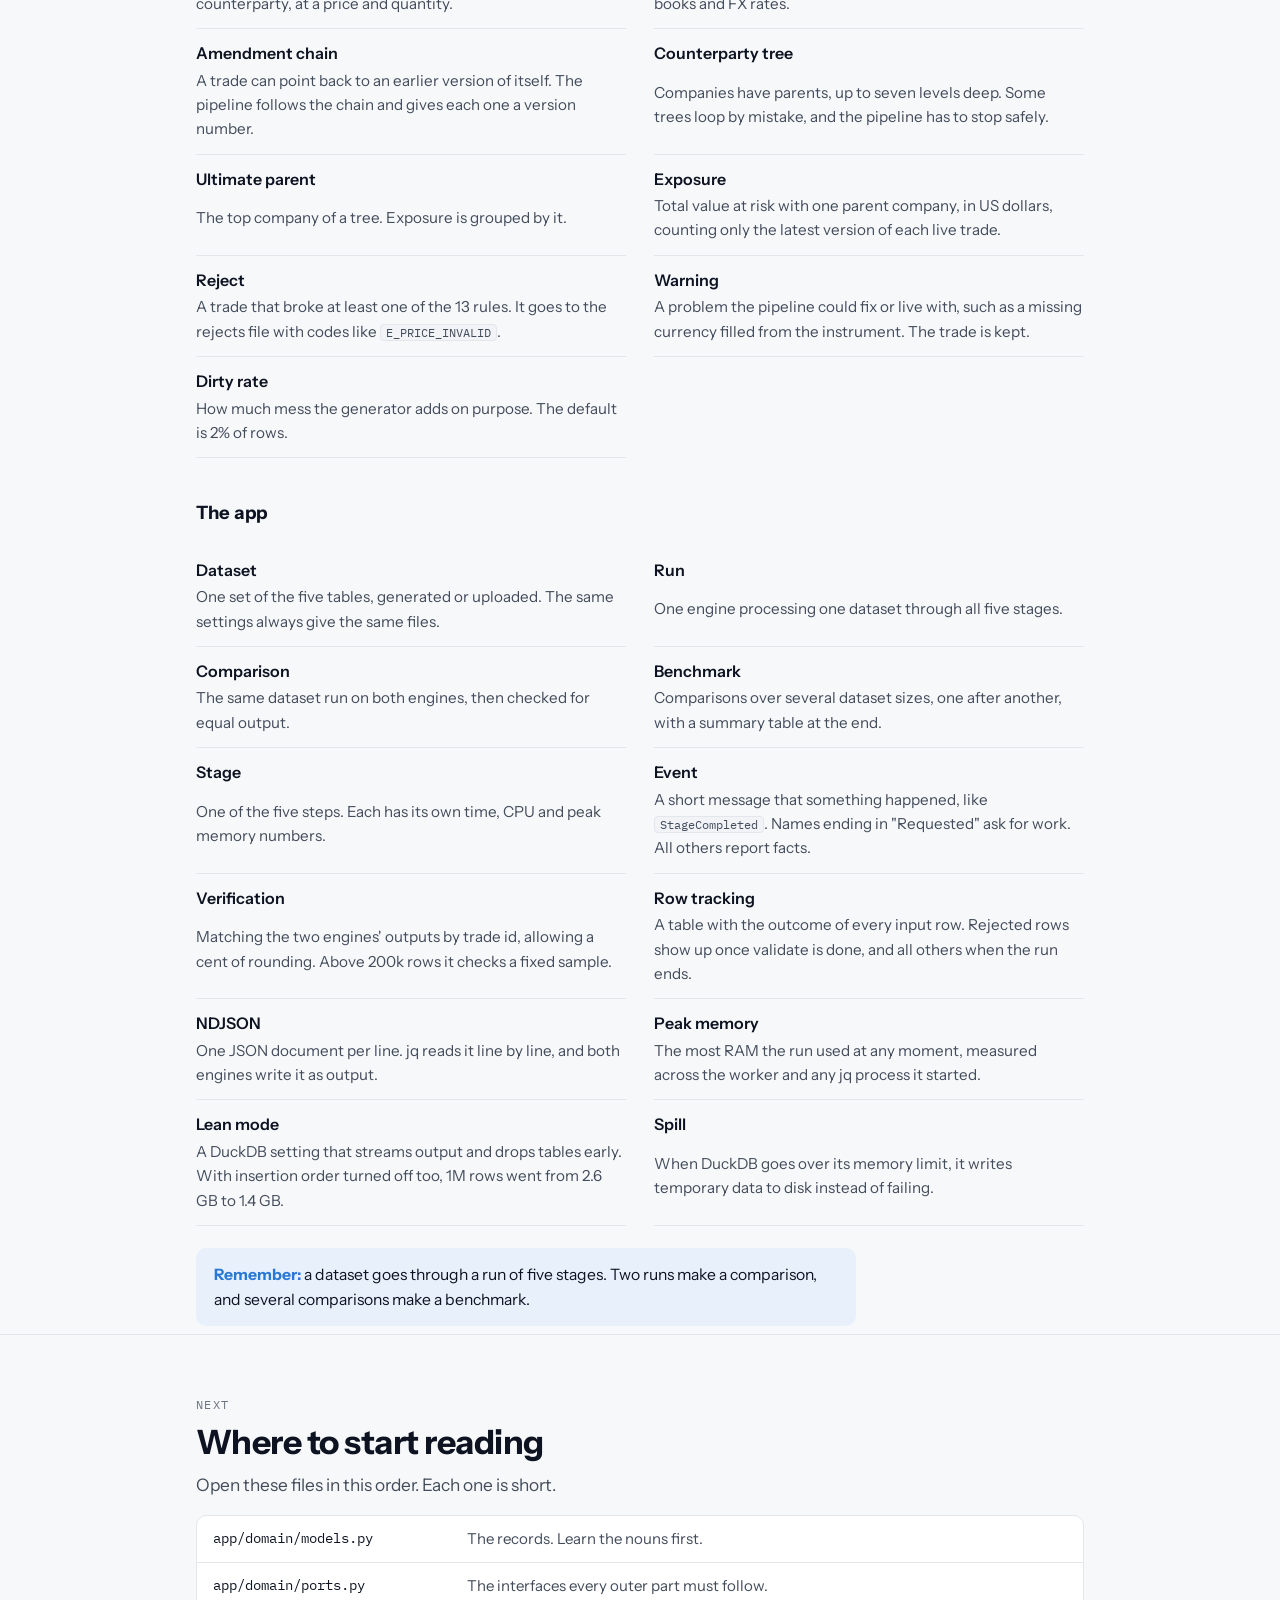
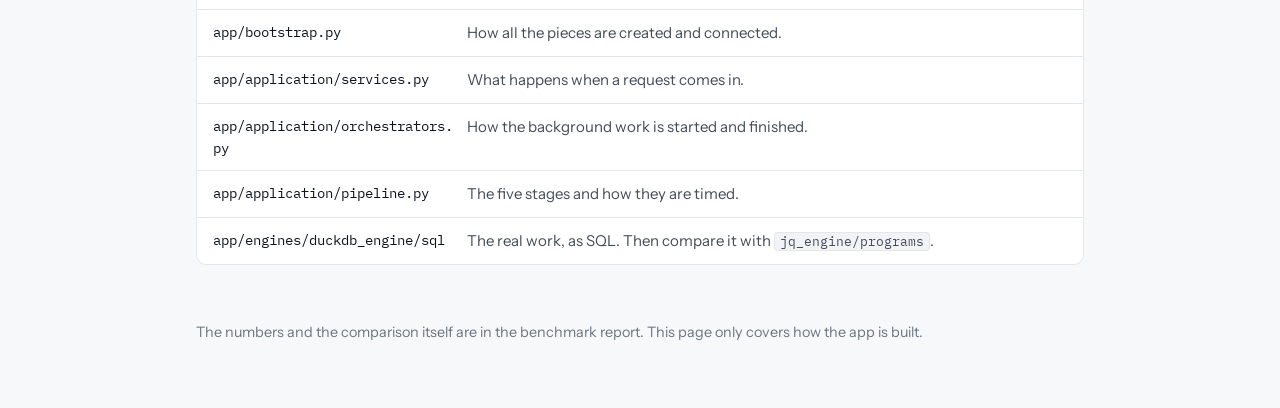
<file: docs/architecture.html>
<!doctype html>
<html lang="en">
<meta charset="utf-8">
<meta name="viewport" content="width=device-width, initial-scale=1, viewport-fit=cover">
<title>Trade Pipeline Architecture</title>
<link rel="preconnect" href="https://fonts.googleapis.com">
<link rel="preconnect" href="https://fonts.gstatic.com" crossorigin>
<link rel="stylesheet" href="https://fonts.googleapis.com/css2?family=IBM+Plex+Mono:wght@400;500&family=Instrument+Sans:wght@400;500;600;700&display=swap">
<style>
/* Layout: dark hero, sticky three-part nav (Code, Design, Concepts), one reading column.
   Same palette as the benchmark report so the two pages read as a set. Blue = DuckDB, orange = jq. */
:root {
  --page: #f7f8fa;
  --surface: #ffffff;
  --surface-2: #f1f3f6;
  --ink: #0d1321;
  --ink-2: #434c5b;
  --ink-3: #6b7480;
  --line: #e3e7ec;
  --line-strong: #c3cad3;
  --hero: #0d1321;
  --hero-ink: #ffffff;
  --hero-2: #a9b4c4;
  --hero-line: rgb(255 255 255 / 0.14);
  --duck: #2a78d6;
  --duck-soft: #e8f1fb;
  --jq: #eb6834;
  --jq-soft: #fdeee7;
  --lane: #f3f5f8;
  --good: #17784a;
  --bad: #b8392b;
  --font-sans: "Instrument Sans", "Helvetica Neue", Arial, sans-serif;
  --font-mono: "IBM Plex Mono", ui-monospace, "SFMono-Regular", Menlo, monospace;
}
@media (prefers-color-scheme: dark) {
  :root:not([data-theme="light"]) {
    color-scheme: dark;
    --page: #0b0f16; --surface: #111722; --surface-2: #171f2c; --ink: #e8ecf2; --ink-2: #b4bdc9; --ink-3: #8893a2;
    --line: #222b38; --line-strong: #3a4657; --hero: #121a27; --hero-ink: #ffffff; --hero-2: #a9b4c4;
    --hero-line: rgb(255 255 255 / 0.12); --duck: #4b93ea; --duck-soft: #14253b; --jq: #f07a48; --jq-soft: #33201a;
    --lane: #0f141d; --good: #4cc38a; --bad: #e5675a;
  }
}
:root[data-theme="dark"] {
  color-scheme: dark;
  --page: #0b0f16; --surface: #111722; --surface-2: #171f2c; --ink: #e8ecf2; --ink-2: #b4bdc9; --ink-3: #8893a2;
  --line: #222b38; --line-strong: #3a4657; --hero: #121a27; --hero-ink: #ffffff; --hero-2: #a9b4c4;
  --hero-line: rgb(255 255 255 / 0.12); --duck: #4b93ea; --duck-soft: #14253b; --jq: #f07a48; --jq-soft: #33201a;
  --lane: #0f141d; --good: #4cc38a; --bad: #e5675a;
}

* { box-sizing: border-box; }
html { scroll-behavior: smooth; scroll-padding-top: 72px; }
@media (prefers-reduced-motion: reduce) { html { scroll-behavior: auto; } }
body {
  margin: 0; background: var(--page); color: var(--ink); font-family: var(--font-sans);
  font-size: 16px; line-height: 1.6; overflow-x: clip;
}
body::before { content: ""; position: fixed; inset: 0 0 auto; height: env(safe-area-inset-top, 0px); z-index: 10; background: var(--hero); }
.wrap {
  max-width: 920px; margin: 0 auto;
  padding-left: max(16px, env(safe-area-inset-left, 0px)); padding-right: max(16px, env(safe-area-inset-right, 0px));
}
code, .mono { font-family: var(--font-mono); font-size: 0.86em; }
code { background: var(--surface-2); border: 1px solid var(--line); border-radius: 4px; padding: 0 5px; overflow-wrap: anywhere; }
a { color: var(--duck); }
:focus-visible { outline: 2px solid var(--duck); outline-offset: 2px; border-radius: 4px; }

/* hero */
.hero { background: var(--hero); color: var(--hero-ink); }
.hero .wrap { padding-block: 56px 44px; display: grid; gap: 18px; }
.eyebrow { font-family: var(--font-mono); font-size: 0.74rem; letter-spacing: 0.12em; text-transform: uppercase; color: var(--hero-2); }
.hero h1 { margin: 0; font-size: clamp(2rem, 5vw, 3.1rem); line-height: 1.08; letter-spacing: -0.02em; text-wrap: balance; max-width: 18ch; }
.hero p { margin: 0; color: var(--hero-2); font-size: 1.08rem; max-width: 60ch; }
.parts { display: grid; grid-template-columns: repeat(auto-fit, minmax(min(220px, 100%), 1fr)); gap: 12px; margin-top: 10px; }
.part {
  display: grid; gap: 4px; padding: 16px 18px; border: 1px solid var(--hero-line); border-radius: 10px;
  color: var(--hero-ink); text-decoration: none; transition: border-color 0.15s, background 0.15s;
}
.part:hover { border-color: var(--hero-2); background: rgb(255 255 255 / 0.04); }
.part b { font-size: 1.05rem; }
.part span { color: var(--hero-2); font-size: 0.92rem; line-height: 1.45; }
.part i { font-style: normal; font-family: var(--font-mono); font-size: 0.72rem; color: var(--hero-2); letter-spacing: 0.08em; text-transform: uppercase; }

/* nav */
nav.top {
  position: sticky; top: env(safe-area-inset-top, 0px); z-index: 5; background: var(--surface);
  border-bottom: 1px solid var(--line);
}
nav.top .wrap { display: flex; gap: 6px; padding-block: 10px; overflow-x: auto; scrollbar-width: none; }
nav.top a {
  flex: none; padding: 6px 14px; border-radius: 999px; color: var(--ink-2); text-decoration: none;
  font-size: 0.92rem; font-weight: 500;
}
nav.top a:hover { background: var(--surface-2); color: var(--ink); }
nav.top a.on { background: var(--ink); color: var(--page); }

/* sections */
section.part-body { padding-block: 56px 8px; }
section.part-body + section.part-body { border-top: 1px solid var(--line); }
.kicker { font-family: var(--font-mono); font-size: 0.74rem; letter-spacing: 0.12em; text-transform: uppercase; color: var(--ink-3); }
h2 { margin: 6px 0 10px; font-size: clamp(1.6rem, 3.6vw, 2.1rem); letter-spacing: -0.015em; line-height: 1.15; text-wrap: balance; }
h3 { margin: 40px 0 8px; font-size: 1.15rem; letter-spacing: -0.005em; text-wrap: balance; }
.lead { font-size: 1.08rem; color: var(--ink-2); max-width: 62ch; margin: 0; }
p { max-width: 66ch; }
.muted { color: var(--ink-3); }

.takeaway {
  margin: 22px 0 0; padding: 14px 18px; border-radius: 10px; background: var(--duck-soft); color: var(--ink);
  max-width: 66ch; font-size: 0.98rem;
}
.takeaway b { color: var(--duck); }

/* layers */
.layers { display: grid; gap: 18px; grid-template-columns: minmax(0, 1.05fr) minmax(0, 1fr); align-items: start; margin-top: 26px; }
@media (max-width: 760px) { .layers { grid-template-columns: minmax(0, 1fr); } }
.ring { border: 1.5px solid var(--line-strong); border-radius: 14px; padding: 12px 12px 14px; background: var(--surface); }
.ring > .ring-label { font-family: var(--font-mono); font-size: 0.74rem; color: var(--ink-3); letter-spacing: 0.06em; text-transform: uppercase; display: block; margin: 0 4px 10px; }
.ring .ring { background: var(--surface-2); }
.ring .ring .ring { background: var(--hero); border-color: var(--hero); color: var(--hero-ink); }
.ring .ring .ring > .ring-label { color: var(--hero-2); }
.ring .ring .ring b { font-size: 1.1rem; }
.ring .ring .ring p { margin: 2px 4px 0; color: var(--hero-2); font-size: 0.9rem; }
.tags { display: flex; flex-wrap: wrap; gap: 6px; margin: 12px 4px 0; }
.tag { font-family: var(--font-mono); font-size: 0.78rem; padding: 3px 9px; border-radius: 999px; border: 1px solid var(--line-strong); color: var(--ink-2); background: var(--surface); }
.rule { display: grid; gap: 12px; }
.rule .item { display: grid; grid-template-columns: 26px minmax(0, 1fr); gap: 10px; align-items: start; }
.rule .dot { width: 26px; height: 26px; border-radius: 50%; display: grid; place-items: center; font-size: 0.8rem; font-weight: 700; }
.dot.yes { background: var(--duck-soft); color: var(--duck); }
.dot.no { background: var(--jq-soft); color: var(--jq); }
.rule p { margin: 0; font-size: 0.96rem; }

/* folder table */
.table-wrap { overflow-x: auto; margin-top: 14px; border: 1px solid var(--line); border-radius: 10px; background: var(--surface); }
table { border-collapse: collapse; width: 100%; font-size: 0.94rem; }
th, td { text-align: left; padding: 11px 14px; border-bottom: 1px solid var(--line); vertical-align: top; }
tr:last-child td { border-bottom: 0; }
th { font-size: 0.76rem; letter-spacing: 0.08em; text-transform: uppercase; color: var(--ink-3); font-weight: 600; background: var(--surface-2); }
td:first-child { white-space: nowrap; }
td .mono { color: var(--ink); }

/* diagram */
.diagram { margin-top: 22px; border: 1px solid var(--line); border-radius: 12px; background: var(--surface); overflow-x: auto; }
.diagram svg { display: block; width: 100%; min-width: 720px; height: auto; }
svg .lane { fill: var(--lane); stroke: var(--line); }
svg .lane-label { fill: var(--ink-3); font: 500 11px var(--font-mono); letter-spacing: 0.08em; text-transform: uppercase; }
svg .box { fill: var(--surface); stroke: var(--line-strong); stroke-width: 1.2; }
svg .box.key { fill: var(--hero); stroke: var(--hero); }
svg .box.duck { fill: var(--duck-soft); stroke: var(--duck); }
svg .t { fill: var(--ink); font: 600 13px var(--font-sans); }
svg .s { fill: var(--ink-3); font: 400 11px var(--font-sans); }
svg .key-t { fill: var(--hero-ink); font: 600 13px var(--font-sans); }
svg .key-s { fill: var(--hero-2); font: 400 11px var(--font-sans); }
svg .bus { fill: var(--duck); }
svg .bus-t { fill: #ffffff; font: 600 12px var(--font-mono); letter-spacing: 0.06em; }
svg .arrow { stroke: var(--ink-2); stroke-width: 1.4; fill: none; }
svg .arrow.back { stroke: var(--duck); stroke-dasharray: 5 4; }
svg .arrow-head { fill: var(--ink-2); }
svg .arrow-head.back { fill: var(--duck); }
svg .num { fill: var(--jq); }
svg .num-t { fill: #ffffff; font: 700 11px var(--font-sans); }
svg .edge { fill: var(--ink-3); font: 400 11px var(--font-sans); }

/* steps */
ol.steps { list-style: none; padding: 0; margin: 22px 0 0; display: grid; gap: 10px; counter-reset: s; }
ol.steps li {
  counter-increment: s; display: grid; grid-template-columns: 30px minmax(0, 1fr); gap: 12px;
  padding: 12px 16px; background: var(--surface); border: 1px solid var(--line); border-radius: 10px;
}
ol.steps li::before {
  content: counter(s); width: 26px; height: 26px; border-radius: 50%; background: var(--jq); color: #ffffff;
  display: grid; place-items: center; font-size: 0.8rem; font-weight: 700; margin-top: 1px;
}
ol.steps b { display: block; }
ol.steps span { color: var(--ink-2); font-size: 0.95rem; }

/* stages */
.stages { display: grid; grid-template-columns: repeat(5, minmax(0, 1fr)); gap: 8px; margin-top: 18px; }
@media (max-width: 760px) { .stages { grid-template-columns: minmax(0, 1fr); } }
.stage { padding: 14px; border-radius: 10px; background: var(--surface); border: 1px solid var(--line); display: grid; gap: 4px; align-content: start; }
.stage i { font-style: normal; font-family: var(--font-mono); font-size: 0.72rem; color: var(--ink-3); }
.stage b { font-size: 1rem; }
.stage span { font-size: 0.88rem; color: var(--ink-2); line-height: 1.45; }

/* engines side by side */
.engines { display: grid; grid-template-columns: repeat(auto-fit, minmax(min(280px, 100%), 1fr)); gap: 12px; margin-top: 16px; }
.engine { padding: 16px 18px; border-radius: 10px; border: 1px solid var(--line); background: var(--surface); }
.engine h4 { margin: 0 0 6px; font-size: 1rem; display: flex; align-items: center; gap: 8px; }
.engine h4::before { content: ""; width: 10px; height: 10px; border-radius: 3px; background: var(--c); }
.engine p { margin: 0; color: var(--ink-2); font-size: 0.94rem; }
.engine.duck { --c: var(--duck); }
.engine.jq { --c: var(--jq); }

/* patterns */
.patterns { display: grid; grid-template-columns: repeat(auto-fit, minmax(min(260px, 100%), 1fr)); gap: 10px; margin-top: 18px; }
.pattern { padding: 14px 16px; border-radius: 10px; background: var(--surface); border: 1px solid var(--line); display: grid; gap: 6px; align-content: start; }
.pattern b { font-size: 1rem; }
.pattern .where { font-family: var(--font-mono); font-size: 0.78rem; color: var(--duck); overflow-wrap: anywhere; }
.pattern span { color: var(--ink-2); font-size: 0.92rem; line-height: 1.5; }

/* glossary */
.glossary { margin: 18px 0 0; display: grid; grid-template-columns: repeat(auto-fit, minmax(min(300px, 100%), 1fr)); gap: 0 28px; }
.glossary div { padding: 12px 0; border-bottom: 1px solid var(--line); display: grid; gap: 2px; }
.glossary dt { font-weight: 600; }
.glossary dd { margin: 0; color: var(--ink-2); font-size: 0.95rem; }
.glossary dd code { font-size: 0.8em; }

/* reading order */
ol.read { margin: 16px 0 0; padding: 0; list-style: none; display: grid; gap: 0; border: 1px solid var(--line); border-radius: 10px; background: var(--surface); overflow: hidden; }
ol.read li { display: grid; grid-template-columns: minmax(0, 15rem) minmax(0, 1fr); gap: 14px; padding: 11px 16px; border-bottom: 1px solid var(--line); }
ol.read li:last-child { border-bottom: 0; }
ol.read .mono { color: var(--ink); overflow-wrap: anywhere; }
ol.read span:last-child { color: var(--ink-2); font-size: 0.94rem; }
@media (max-width: 560px) { ol.read li { grid-template-columns: minmax(0, 1fr); gap: 2px; } }

footer { padding-block: 48px 64px; color: var(--ink-3); font-size: 0.9rem; }
</style>

<header class="hero">
  <div class="wrap">
    <span class="eyebrow">DuckDB vs jq · how it is built</span>
    <h1>The trade pipeline in ten minutes</h1>
    <p>The app takes messy trade files, cleans and checks them, and writes each trade as nested JSON. It does this twice, once with DuckDB and once with jq, and compares the two. This page explains it in three parts, from the folders up to the ideas.</p>
    <div class="parts">
      <a class="part" href="#code"><i>Part 1</i><b>The code</b><span>Where things live and which part may talk to which.</span></a>
      <a class="part" href="#design"><i>Part 2</i><b>The design</b><span>What happens, step by step, when you start a run.</span></a>
      <a class="part" href="#concepts"><i>Part 3</i><b>The concepts</b><span>The words you need: run, stage, reject, exposure and more.</span></a>
    </div>
  </div>
</header>

<nav class="top" aria-label="Parts">
  <div class="wrap">
    <a href="#code">1 · Code</a>
    <a href="#design">2 · Design</a>
    <a href="#concepts">3 · Concepts</a>
    <a href="#start">Where to start reading</a>
  </div>
</nav>

<main>
  <!-- PART 1 -->
  <section class="part-body" id="code">
    <div class="wrap">
      <span class="kicker">Part 1 · The code</span>
      <h2>Three rings, one rule</h2>
      <p class="lead">The code is split into rings. The middle holds the plain business ideas. The outside holds everything that touches the real world: HTTP, files, processes, DuckDB and jq.</p>

      <div class="layers">
        <div class="ring">
          <span class="ring-label">Outer ring · the real world</span>
          <div class="ring">
            <span class="ring-label">application · the steps</span>
            <div class="ring">
              <span class="ring-label">domain · the ideas</span>
              <b>Trades, runs, events, rules</b>
              <p>Plain data and interfaces. No database, no web, no files.</p>
            </div>
            <div class="tags"><span class="tag">services</span><span class="tag">orchestrators</span><span class="tag">pipeline runner</span><span class="tag">verification</span><span class="tag">row tracking</span></div>
          </div>
          <div class="tags"><span class="tag">api</span><span class="tag">engines</span><span class="tag">infrastructure</span><span class="tag">bootstrap.py</span></div>
        </div>

        <div class="rule">
          <div class="item"><span class="dot yes" aria-hidden="true">✓</span><p><b>Outer code may use inner code.</b> The API calls services. The DuckDB engine uses domain models.</p></div>
          <div class="item"><span class="dot no" aria-hidden="true">✕</span><p><b>Inner code never imports outer code.</b> A service does not know DuckDB or FastAPI exist. It only knows the interfaces in <code>domain/ports.py</code>.</p></div>
          <div class="item"><span class="dot yes" aria-hidden="true">✓</span><p><b>One file connects everything.</b> <code>bootstrap.py</code> creates the real objects and plugs them into each other. It is the only file that knows every class.</p></div>
          <div class="item"><span class="dot yes" aria-hidden="true">✓</span><p><b>Why bother?</b> You can swap or test any outer part alone. Adding a third engine means one new folder and a couple of lines to register it.</p></div>
        </div>
      </div>

      <h3>The folders</h3>
      <div class="table-wrap">
        <table>
          <thead><tr><th>Folder</th><th>What lives here</th><th>Think of it as</th></tr></thead>
          <tbody>
            <tr><td class="mono">app/domain</td><td>Records (dataset, run, comparison), events, the 13 rules and 5 warnings, and the interfaces other parts must follow.</td><td>The dictionary</td></tr>
            <tr><td class="mono">app/application</td><td>Use cases. Services accept requests, orchestrators run the work, the runner drives the five stages, the checker compares outputs.</td><td>The manager</td></tr>
            <tr><td class="mono">app/engines</td><td>The two ways to do the same job: SQL files for DuckDB, <code>.jq</code> programs for jq.</td><td>The two workers</td></tr>
            <tr><td class="mono">app/infrastructure</td><td>Data generator, worker processes, JSON file storage, memory monitor, row tracker, live event stream.</td><td>The tools and the building</td></tr>
            <tr><td class="mono">app/api</td><td>FastAPI routes plus two pages: the dashboard and the trade tracker.</td><td>The front desk</td></tr>
            <tr><td class="mono">app/bootstrap.py</td><td>Builds every object and wires them together at startup.</td><td>The switchboard</td></tr>
            <tr><td class="mono">tests</td><td>Parity tests (both engines give the same answer), edge cases, API and tracking tests.</td><td>The inspector</td></tr>
          </tbody>
        </table>
      </div>
      <p class="takeaway"><b>Remember:</b> ideas in the middle, tools on the outside, and dependencies only point inward.</p>
    </div>
  </section>

  <!-- PART 2 -->
  <section class="part-body" id="design">
    <div class="wrap">
      <span class="kicker">Part 2 · The design</span>
      <h2>Ask, announce, work in the background</h2>
      <p class="lead">Nothing heavy happens inside a web request. The request saves a record, announces an event, and returns at once. Other parts hear the event and do the work in separate processes.</p>

      <div class="diagram" role="img" aria-label="Flow of a run: browser to API to service, service publishes an event on the event bus, the orchestrator hears it and sends the job to a worker process, the worker runs the engine through five stages and sends stage events back to the bus, and the bus updates saved state and the live stream to the browser.">
        <svg viewBox="0 0 800 410" xmlns="http://www.w3.org/2000/svg">
          <defs>
            <marker id="ah" viewBox="0 0 10 10" refX="9" refY="5" markerWidth="7" markerHeight="7" orient="auto-start-reverse"><path class="arrow-head" d="M0 0 L10 5 L0 10 z"/></marker>
            <marker id="ahb" viewBox="0 0 10 10" refX="9" refY="5" markerWidth="7" markerHeight="7" orient="auto-start-reverse"><path class="arrow-head back" d="M0 0 L10 5 L0 10 z"/></marker>
          </defs>
          <rect class="lane" x="8" y="8" width="784" height="282" rx="10"/>
          <text class="lane-label" x="22" y="28">Web process · FastAPI, one event loop</text>
          <rect class="lane" x="8" y="300" width="784" height="102" rx="10"/>
          <text class="lane-label" x="22" y="320">Worker process · a fresh one for every run</text>

          <rect class="box" x="22" y="48" width="120" height="54" rx="8"/>
          <text class="t" x="34" y="71">Browser</text><text class="s" x="34" y="89">dashboard, tracker</text>
          <rect class="box" x="182" y="48" width="120" height="54" rx="8"/>
          <text class="t" x="194" y="71">API route</text><text class="s" x="194" y="89">checks the input</text>
          <rect class="box" x="342" y="48" width="130" height="54" rx="8"/>
          <text class="t" x="354" y="71">Service</text><text class="s" x="354" y="89">saves a record</text>
          <rect class="box key" x="600" y="48" width="170" height="54" rx="8"/>
          <text class="key-t" x="612" y="71">Orchestrator</text><text class="key-s" x="612" y="89">hears it, sends the job</text>

          <path class="arrow" d="M142 75 H178" marker-end="url(#ah)"/>
          <path class="arrow" d="M302 75 H338" marker-end="url(#ah)"/>
          <path class="arrow" d="M407 102 V146" marker-end="url(#ah)"/>
          <text class="edge" x="414" y="130">announces "ComparisonRequested"</text>
          <path class="arrow" d="M640 148 V106" marker-end="url(#ah)"/>

          <rect class="bus" x="182" y="150" width="500" height="34" rx="6"/>
          <text class="bus-t" x="196" y="172">EVENT BUS · everyone who cares hears every event</text>

          <rect class="box" x="182" y="222" width="130" height="54" rx="8"/>
          <text class="t" x="194" y="245">Live stream</text><text class="s" x="194" y="263">pushes to the page</text>
          <rect class="box" x="342" y="222" width="130" height="54" rx="8"/>
          <text class="t" x="354" y="245">State projector</text><text class="s" x="354" y="263">updates JSON files</text>
          <path class="arrow" d="M247 184 V218" marker-end="url(#ah)"/>
          <path class="arrow" d="M407 184 V218" marker-end="url(#ah)"/>
          <path class="arrow" d="M182 249 H82 V106" marker-end="url(#ah)"/>

          <path class="arrow" d="M730 102 V336" marker-end="url(#ah)"/>
          <text class="edge" x="738" y="230">job</text>

          <rect class="box key" x="600" y="340" width="170" height="50" rx="8"/>
          <text class="key-t" x="612" y="361">Pipeline runner</text><text class="key-s" x="612" y="378">times every stage</text>
          <rect class="box duck" x="400" y="340" width="160" height="50" rx="8"/>
          <text class="t" x="412" y="361">Engine</text><text class="s" x="412" y="378">DuckDB or jq, 5 stages</text>
          <rect class="box" x="210" y="340" width="150" height="50" rx="8"/>
          <text class="t" x="222" y="361">Row tracker</text><text class="s" x="222" y="378">where each row went</text>
          <path class="arrow" d="M600 365 H564" marker-end="url(#ah)"/>
          <path class="arrow" d="M400 365 H364" marker-end="url(#ah)"/>
          <text class="edge" x="368" y="356">then</text>

          <path class="arrow back" d="M520 340 V188" marker-end="url(#ahb)"/>
          <text class="edge" x="528" y="270">stage started,</text>
          <text class="edge" x="528" y="284">stage done</text>
        </svg>
      </div>

      <h3>One run, step by step</h3>
      <ol class="steps">
        <li><div><b>You ask</b><span>The browser sends <code>POST /api/comparisons</code> with a dataset and the engines to use.</span></div></li>
        <li><div><b>The service records it</b><span>It checks the dataset exists, saves a comparison and one run per engine with status "queued", publishes <code>ComparisonRequested</code>, and answers right away.</span></div></li>
        <li><div><b>The orchestrator picks it up</b><span>It hears the event and sends each run to the worker pool. Two jobs can run at once. Each run gets a brand new process, so memory numbers stay clean.</span></div></li>
        <li><div><b>The runner drives the engine</b><span>Inside the worker, the pipeline runner calls the five stages in order and measures time, CPU and memory for each one.</span></div></li>
        <li><div><b>Progress flows back</b><span>Each stage sends "started" and "done" events through a queue back to the event bus. The projector saves them, and the live stream shows them in your browser.</span></div></li>
        <li><div><b>The checker compares</b><span>When both engines finish, a separate job matches their outputs document by document and stores the verdict.</span></div></li>
        <li><div><b>The row tracker explains</b><span>For every input row it records the outcome: delivered, rejected, duplicate or filtered out. The tracker page reads this.</span></div></li>
      </ol>

      <h3>The five stages</h3>
      <p>Both engines do exactly these steps, with the same rules and the same output.</p>
      <div class="stages">
        <div class="stage"><i>1</i><b>Ingest</b><span>Read the five tables from CSV or Parquet.</span></div>
        <div class="stage"><i>2</i><b>Clean</b><span>Trim text, parse dates and numbers, remove duplicates, fill safe gaps.</span></div>
        <div class="stage"><i>3</i><b>Validate</b><span>Check 13 rules. A trade that breaks any rule is rejected with its reasons.</span></div>
        <div class="stage"><i>4</i><b>Transform</b><span>Follow every link and write each trade as one nested JSON document.</span></div>
        <div class="stage"><i>5</i><b>Aggregate</b><span>Add up the exposure for each parent company.</span></div>
      </div>

      <div class="engines">
        <div class="engine duck"><h4>DuckDB engine</h4><p>Each stage is a SQL file. One query handles the whole table at once, spread over all CPU cores. Parent chains use a recursive query.</p></div>
        <div class="engine jq"><h4>jq engine</h4><p>Each stage is a few <code>.jq</code> programs. jq reads NDJSON one line at a time and makes several passes, building small lookup files between them. DuckDB converts the input to NDJSON first, because jq cannot read CSV or Parquet.</p></div>
      </div>

      <h3>The patterns, in one line each</h3>
      <div class="patterns">
        <div class="pattern"><b>Strategy</b><span class="where">engines/duckdb_engine, engines/jq_engine</span><span>Two engines with the same five methods. The rest of the app does not care which one runs.</span></div>
        <div class="pattern"><b>Template method</b><span class="where">application/pipeline.py</span><span>The runner fixes the order and the timing. Only the stage work changes per engine.</span></div>
        <div class="pattern"><b>Factory</b><span class="where">engines/__init__.py</span><span>Give it "duckdb" or "jq" and it hands back the right engine.</span></div>
        <div class="pattern"><b>Ports and adapters</b><span class="where">domain/ports.py</span><span>Inner code asks for an interface. Outer code provides the real thing.</span></div>
        <div class="pattern"><b>Event bus</b><span class="where">application/messaging.py</span><span>Parts talk by announcing events, so the sender never waits for or knows the listener.</span></div>
        <div class="pattern"><b>Projection</b><span class="where">application/projections.py</span><span>One listener turns events into the saved state of runs and comparisons. State always follows the events.</span></div>
        <div class="pattern"><b>Repository</b><span class="where">infrastructure/repositories.py</span><span>Save and load records as JSON files, kept in memory for fast reads.</span></div>
        <div class="pattern"><b>Process pool</b><span class="where">infrastructure/workers.py</span><span>Heavy work runs in other processes, so the web server stays fast and one crash stays contained.</span></div>
        <div class="pattern"><b>Composition root</b><span class="where">app/bootstrap.py</span><span>Everything is created and connected in one place, at startup.</span></div>
      </div>
      <p class="takeaway"><b>Remember:</b> requests only record and announce. Orchestrators do the work in worker processes, and events carry progress back.</p>
    </div>
  </section>

  <!-- PART 3 -->
  <section class="part-body" id="concepts">
    <div class="wrap">
      <span class="kicker">Part 3 · The concepts</span>
      <h2>The words you will see</h2>
      <p class="lead">Two groups: the trade data the pipeline works on, and the moving parts of the app.</p>

      <h3>The trade data</h3>
      <dl class="glossary">
        <div><dt>Trade</dt><dd>One buy or sell of an instrument, by a book, with a counterparty, at a price and quantity.</dd></div>
        <div><dt>Five tables</dt><dd>Trades, plus four lookup tables: counterparties, instruments, books and FX rates.</dd></div>
        <div><dt>Amendment chain</dt><dd>A trade can point back to an earlier version of itself. The pipeline follows the chain and gives each one a version number.</dd></div>
        <div><dt>Counterparty tree</dt><dd>Companies have parents, up to seven levels deep. Some trees loop by mistake, and the pipeline has to stop safely.</dd></div>
        <div><dt>Ultimate parent</dt><dd>The top company of a tree. Exposure is grouped by it.</dd></div>
        <div><dt>Exposure</dt><dd>Total value at risk with one parent company, in US dollars, counting only the latest version of each live trade.</dd></div>
        <div><dt>Reject</dt><dd>A trade that broke at least one of the 13 rules. It goes to the rejects file with codes like <code>E_PRICE_INVALID</code>.</dd></div>
        <div><dt>Warning</dt><dd>A problem the pipeline could fix or live with, such as a missing currency filled from the instrument. The trade is kept.</dd></div>
        <div><dt>Dirty rate</dt><dd>How much mess the generator adds on purpose. The default is 2% of rows.</dd></div>
      </dl>

      <h3>The app</h3>
      <dl class="glossary">
        <div><dt>Dataset</dt><dd>One set of the five tables, generated or uploaded. The same settings always give the same files.</dd></div>
        <div><dt>Run</dt><dd>One engine processing one dataset through all five stages.</dd></div>
        <div><dt>Comparison</dt><dd>The same dataset run on both engines, then checked for equal output.</dd></div>
        <div><dt>Benchmark</dt><dd>Comparisons over several dataset sizes, one after another, with a summary table at the end.</dd></div>
        <div><dt>Stage</dt><dd>One of the five steps. Each has its own time, CPU and peak memory numbers.</dd></div>
        <div><dt>Event</dt><dd>A short message that something happened, like <code>StageCompleted</code>. Names ending in "Requested" ask for work. All others report facts.</dd></div>
        <div><dt>Verification</dt><dd>Matching the two engines' outputs by trade id, allowing a cent of rounding. Above 200k rows it checks a fixed sample.</dd></div>
        <div><dt>Row tracking</dt><dd>A table with the outcome of every input row. Rejected rows show up once validate is done, and all others when the run ends.</dd></div>
        <div><dt>NDJSON</dt><dd>One JSON document per line. jq reads it line by line, and both engines write it as output.</dd></div>
        <div><dt>Peak memory</dt><dd>The most RAM the run used at any moment, measured across the worker and any jq process it started.</dd></div>
        <div><dt>Lean mode</dt><dd>A DuckDB setting that streams output and drops tables early. With insertion order turned off too, 1M rows went from 2.6 GB to 1.4 GB.</dd></div>
        <div><dt>Spill</dt><dd>When DuckDB goes over its memory limit, it writes temporary data to disk instead of failing.</dd></div>
      </dl>
      <p class="takeaway"><b>Remember:</b> a dataset goes through a run of five stages. Two runs make a comparison, and several comparisons make a benchmark.</p>
    </div>
  </section>

  <section class="part-body" id="start">
    <div class="wrap">
      <span class="kicker">Next</span>
      <h2>Where to start reading</h2>
      <p class="lead">Open these files in this order. Each one is short.</p>
      <ol class="read">
        <li><span class="mono">app/domain/models.py</span><span>The records. Learn the nouns first.</span></li>
        <li><span class="mono">app/domain/ports.py</span><span>The interfaces every outer part must follow.</span></li>
        <li><span class="mono">app/bootstrap.py</span><span>How all the pieces are created and connected.</span></li>
        <li><span class="mono">app/application/services.py</span><span>What happens when a request comes in.</span></li>
        <li><span class="mono">app/application/orchestrators.py</span><span>How the background work is started and finished.</span></li>
        <li><span class="mono">app/application/pipeline.py</span><span>The five stages and how they are timed.</span></li>
        <li><span class="mono">app/engines/duckdb_engine/sql</span><span>The real work, as SQL. Then compare it with <code>jq_engine/programs</code>.</span></li>
      </ol>
    </div>
  </section>
</main>

<footer>
  <div class="wrap">The numbers and the comparison itself are in the benchmark report. This page only covers how the app is built.</div>
</footer>

<script>
  const links = [...document.querySelectorAll("nav.top a")];
  const sections = links.map((a) => document.querySelector(a.getAttribute("href")));
  const nav = document.querySelector("nav.top .wrap");
  function mark() {
    const y = window.scrollY + 120;
    let current = -1;
    sections.forEach((s, i) => { if (s && s.offsetTop <= y) current = i; });
    links.forEach((a, i) => {
      const on = i === current;
      if (on && !a.classList.contains("on")) {
        const left = a.offsetLeft - nav.offsetLeft;
        if (left < nav.scrollLeft || left + a.offsetWidth > nav.scrollLeft + nav.clientWidth) nav.scrollTo({ left: left - 16 });
      }
      a.classList.toggle("on", on);
    });
  }
  window.addEventListener("scroll", mark, { passive: true });
  mark();
</script>
</file>
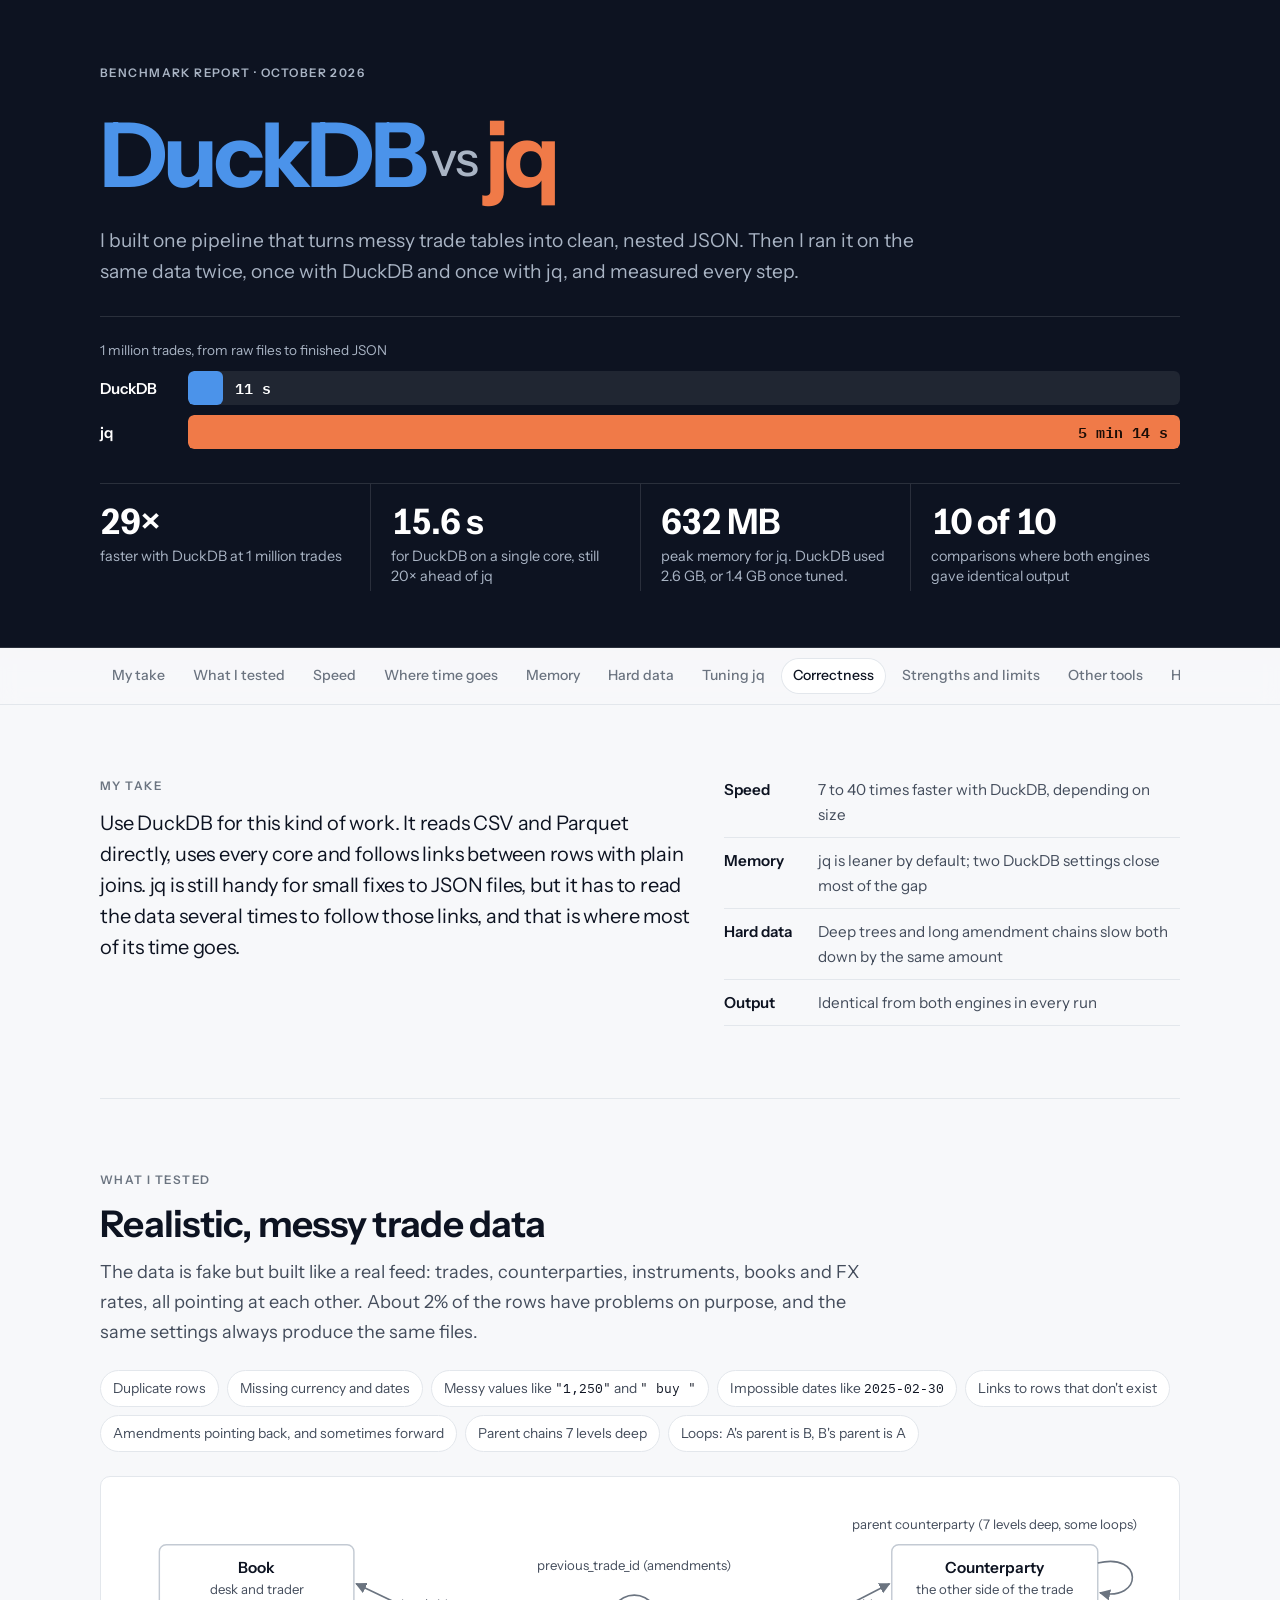
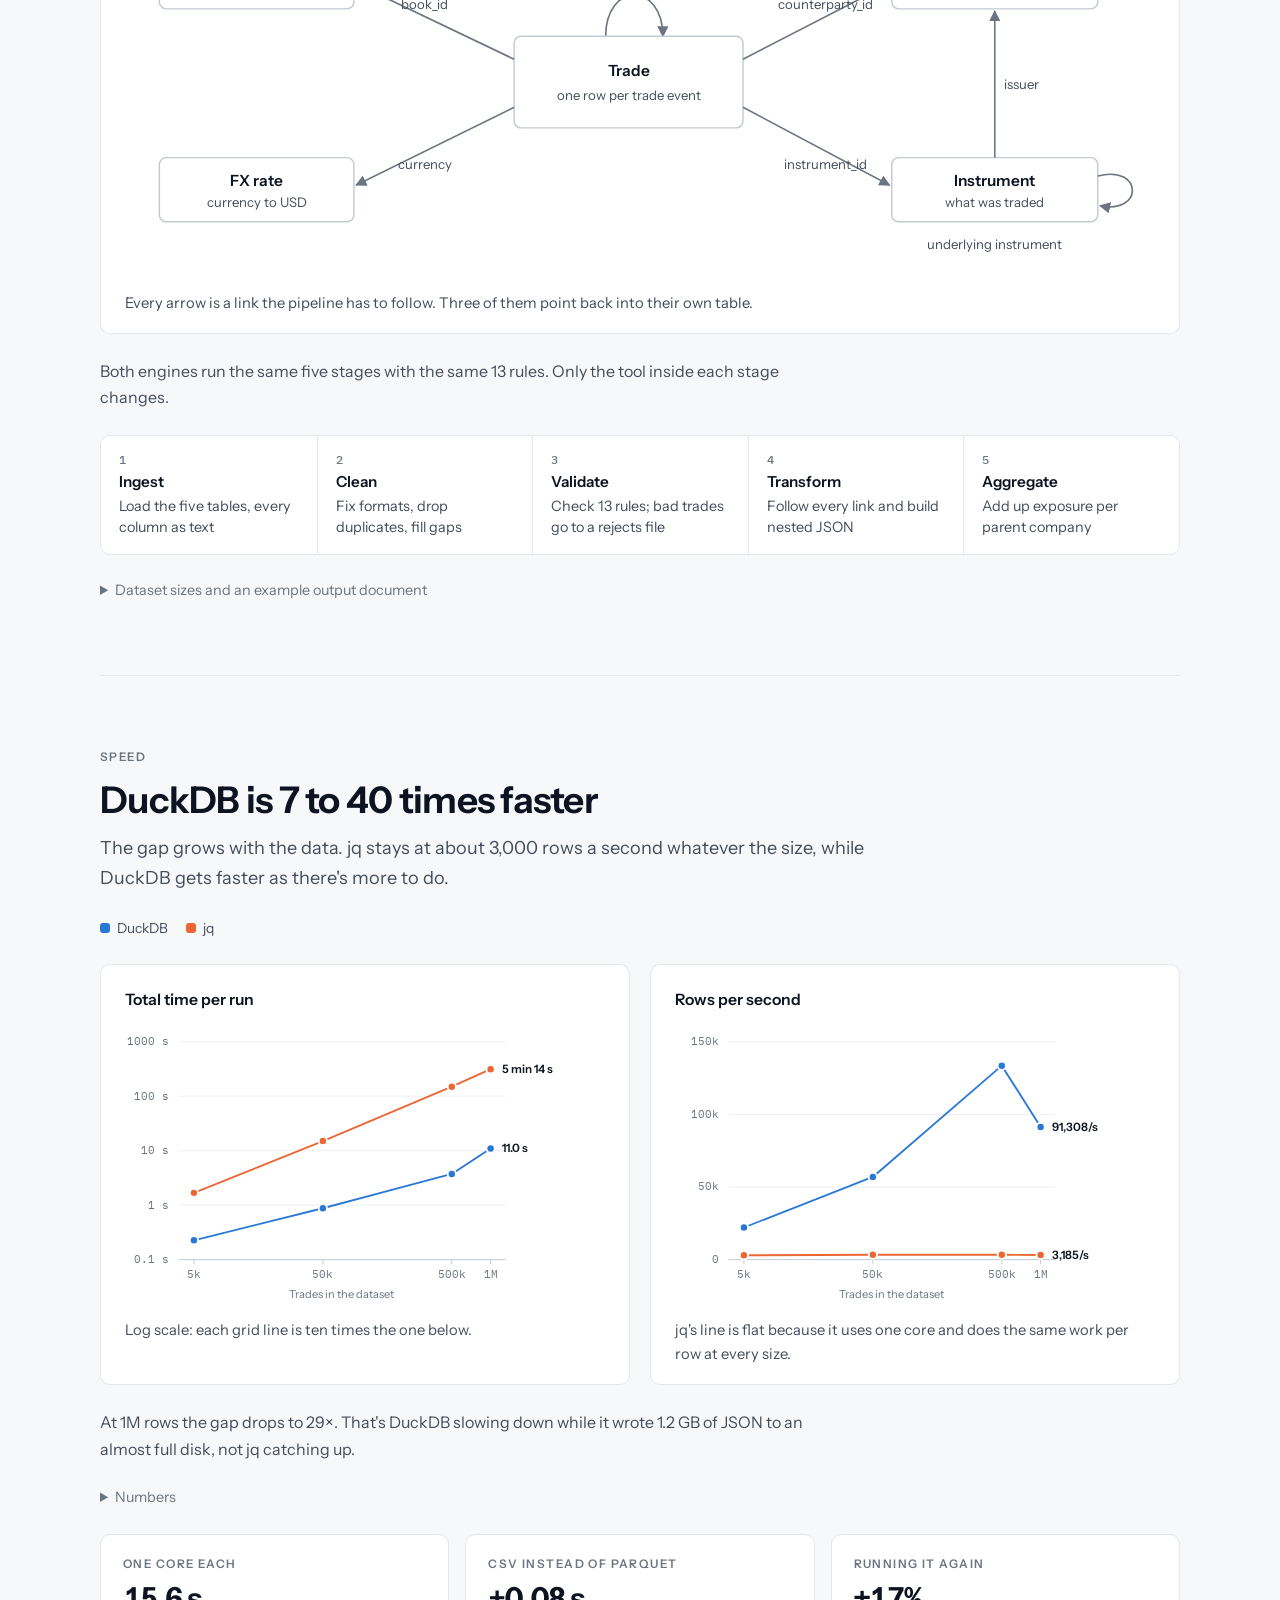
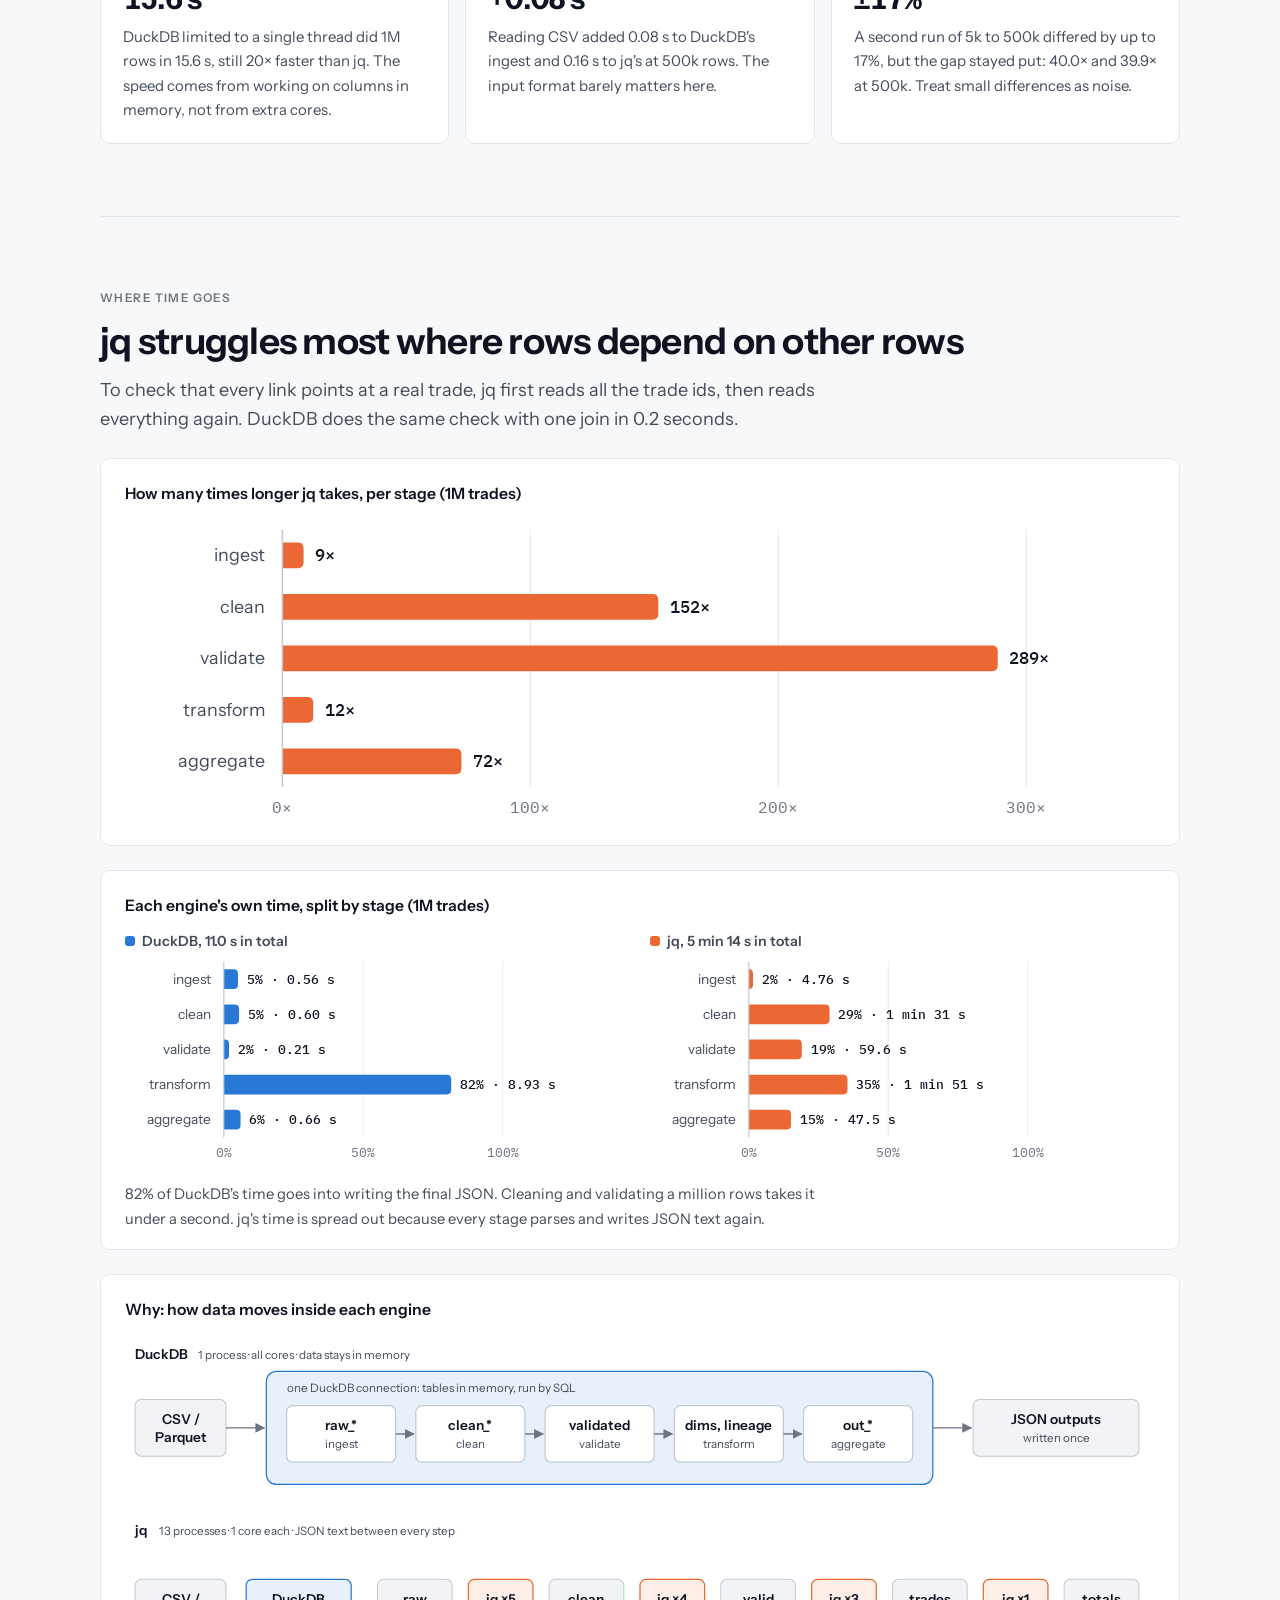
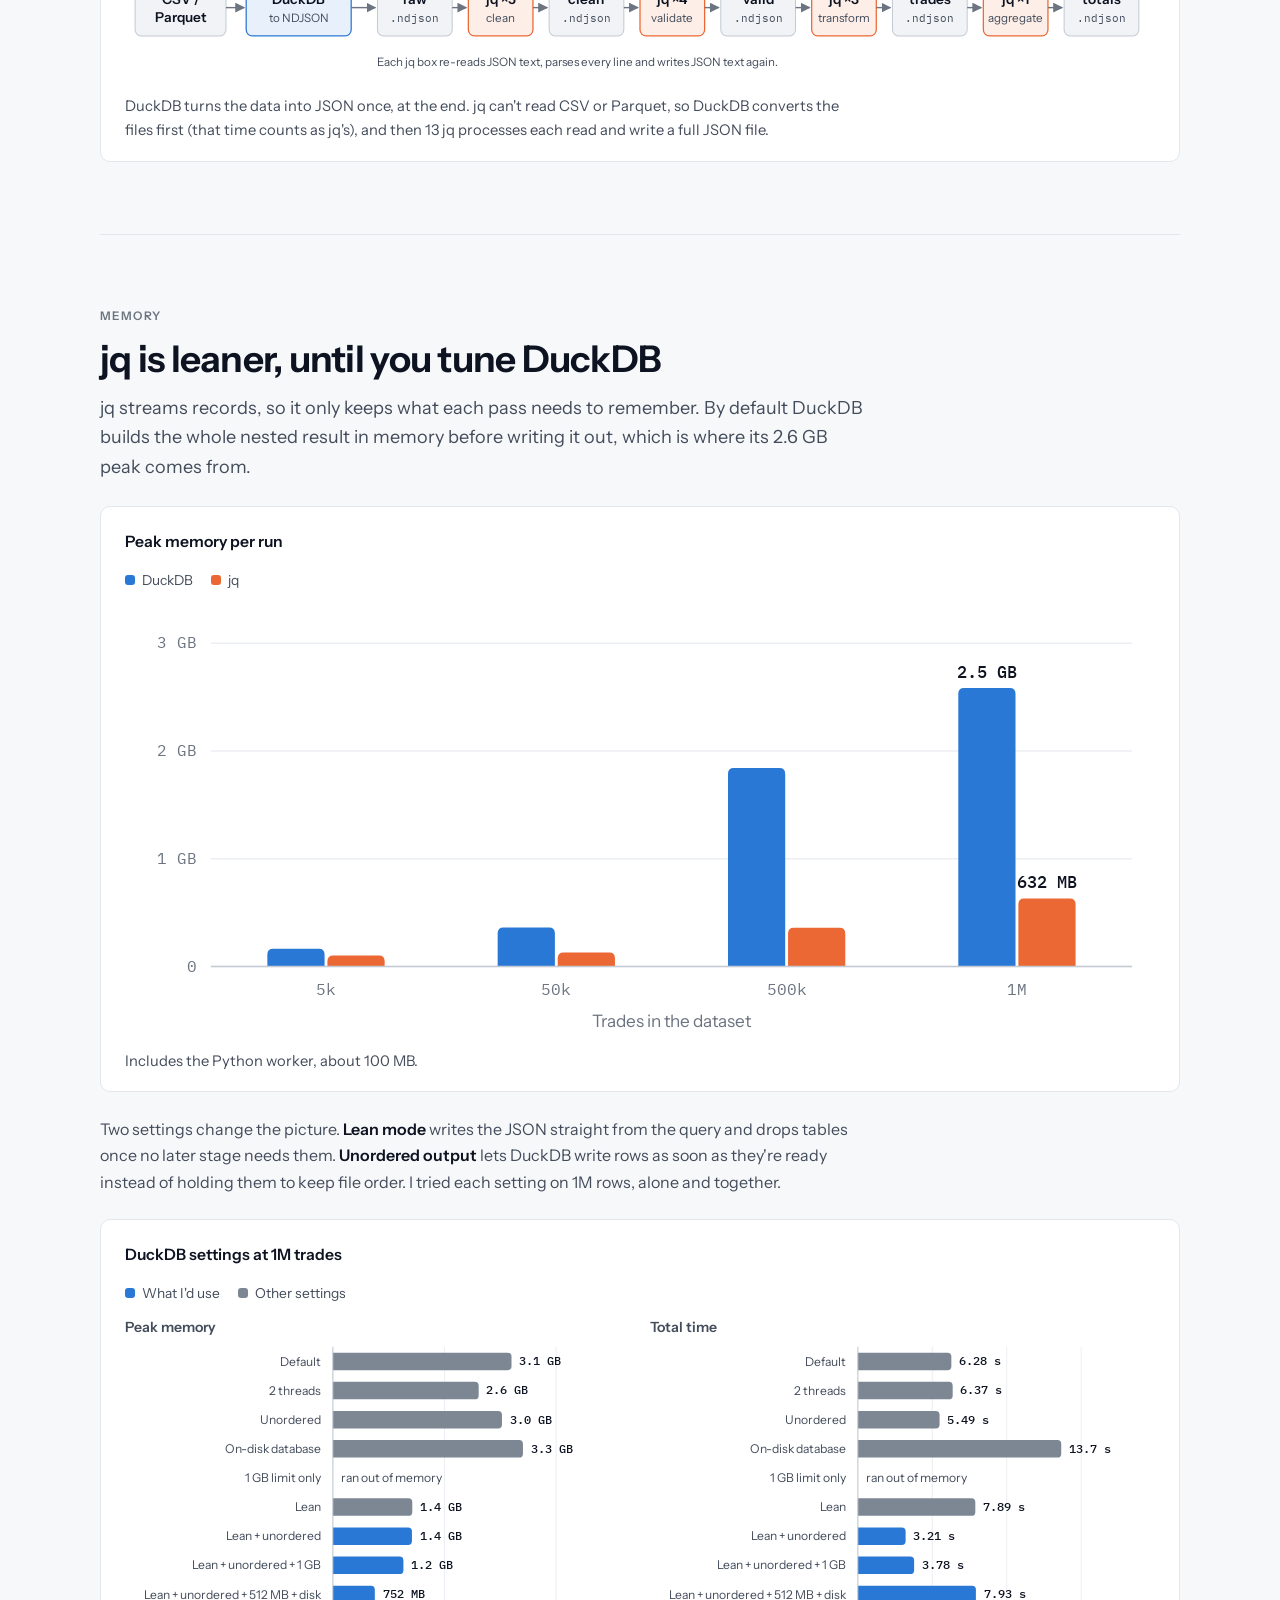
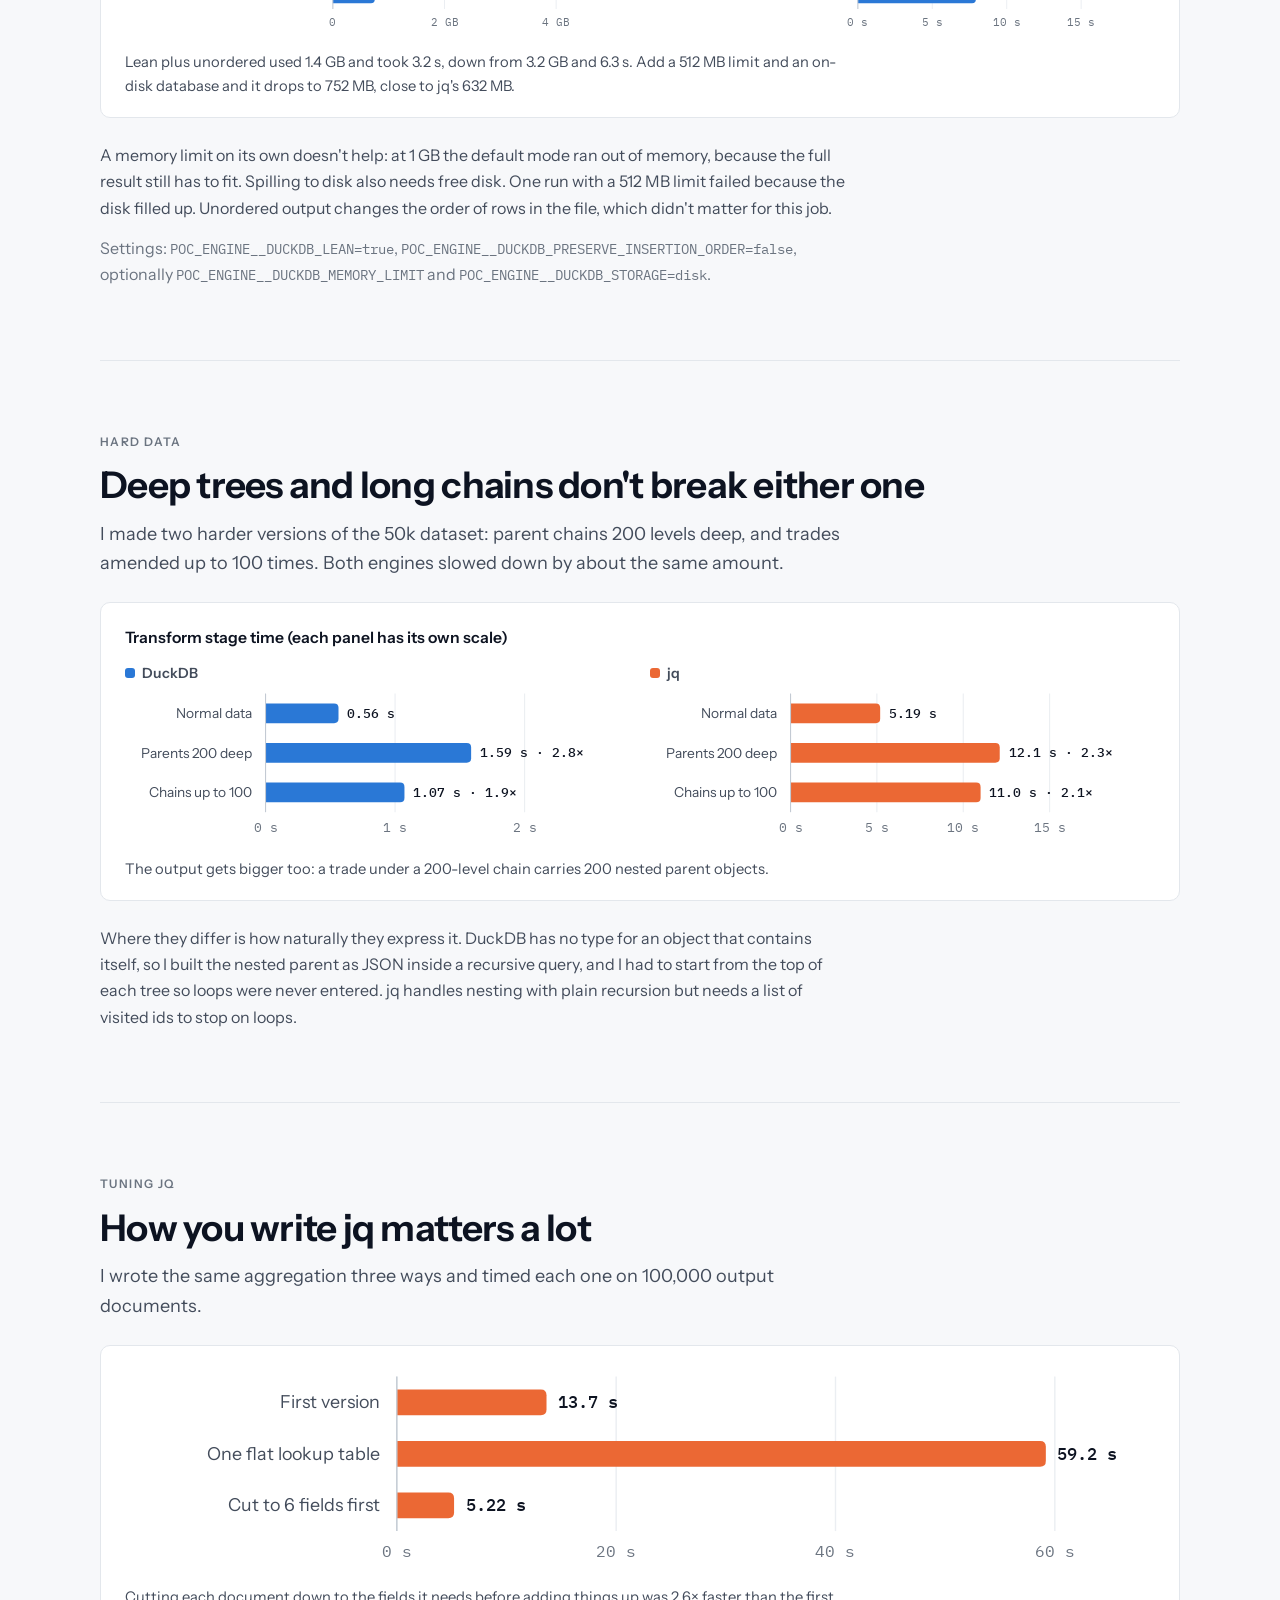
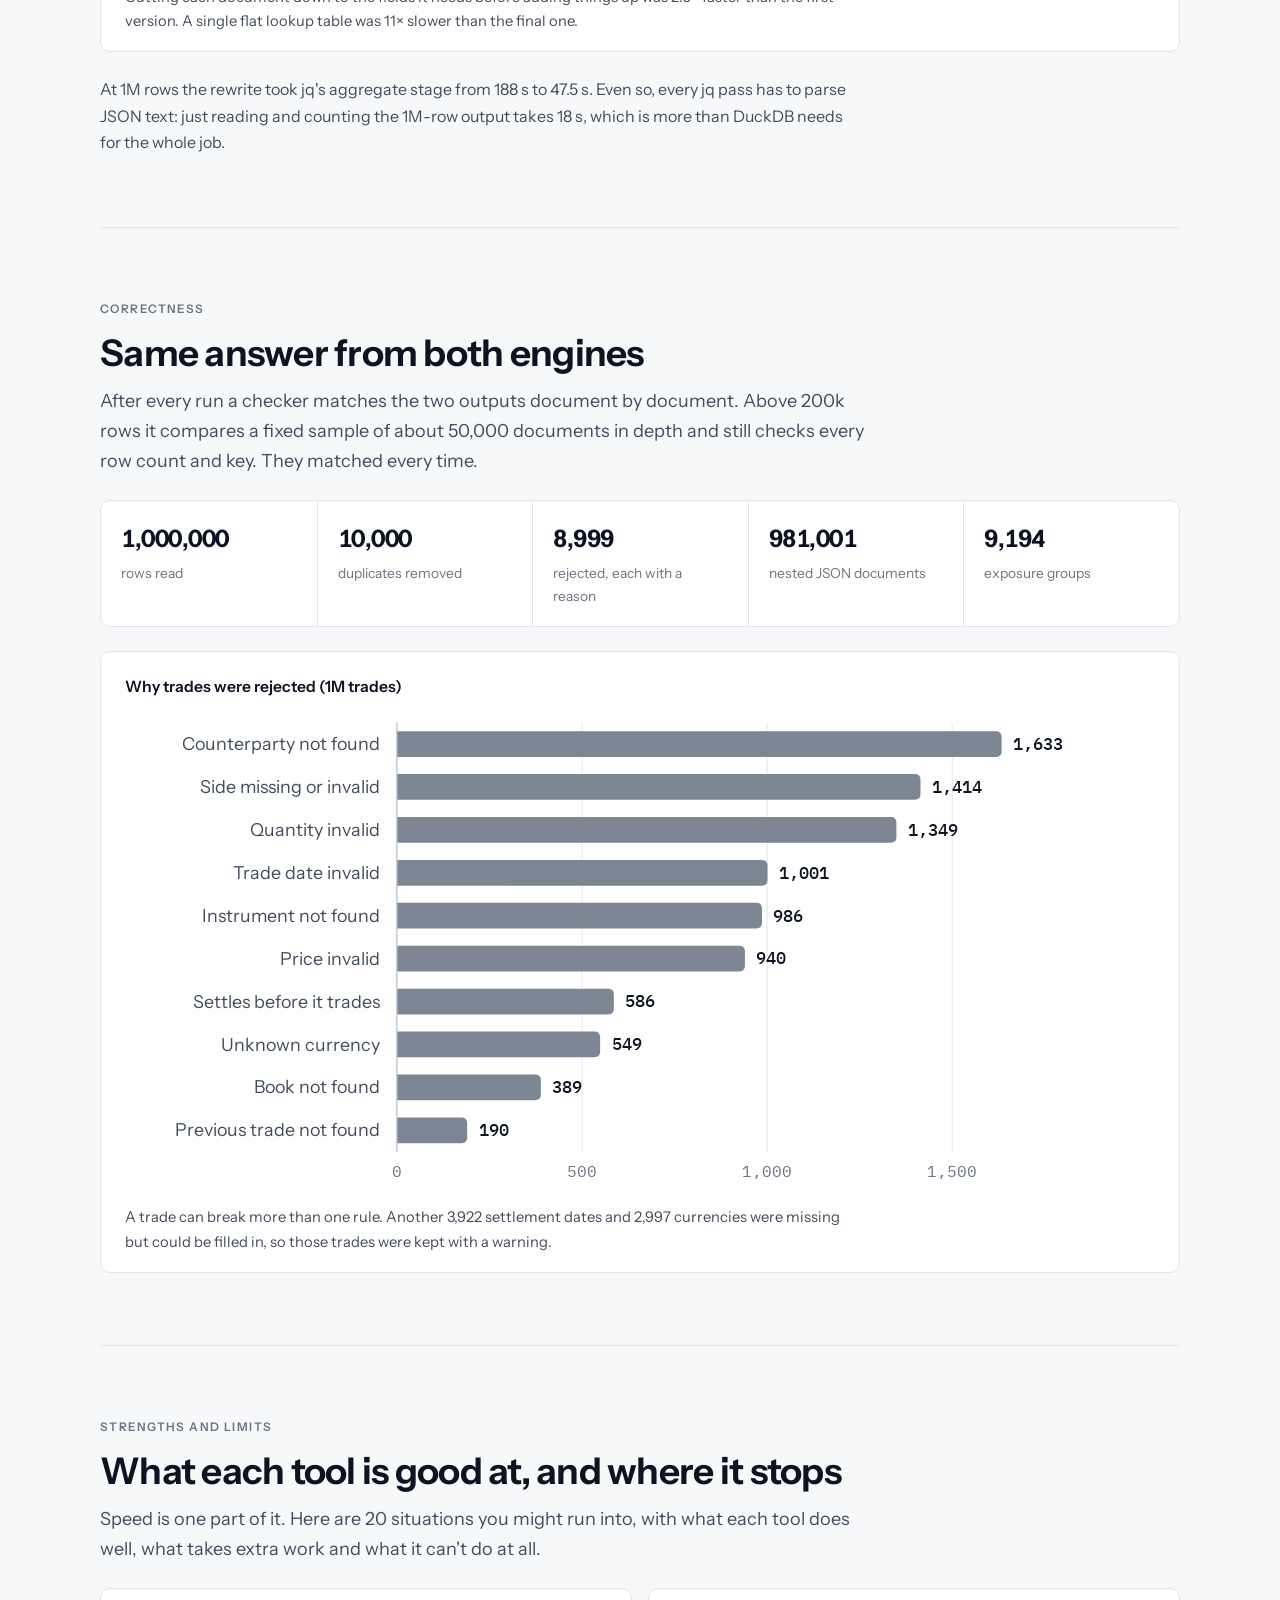
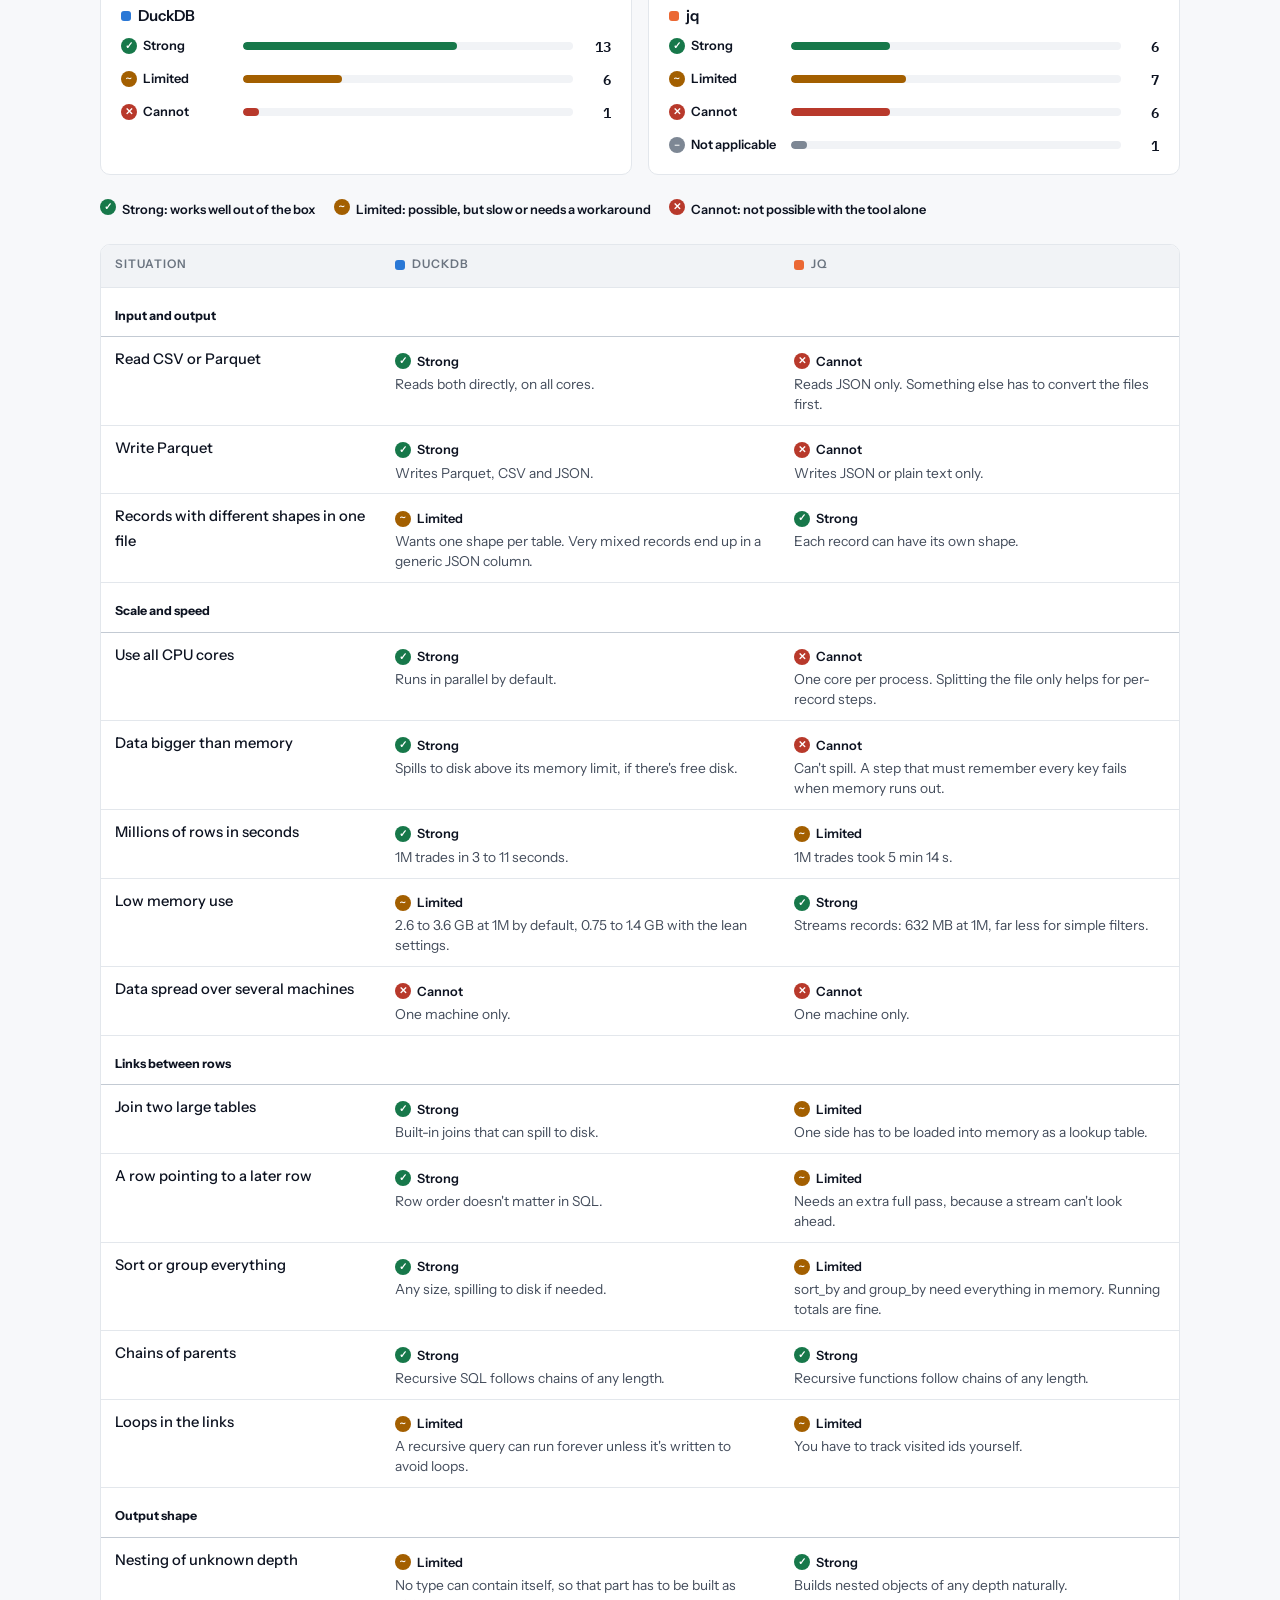
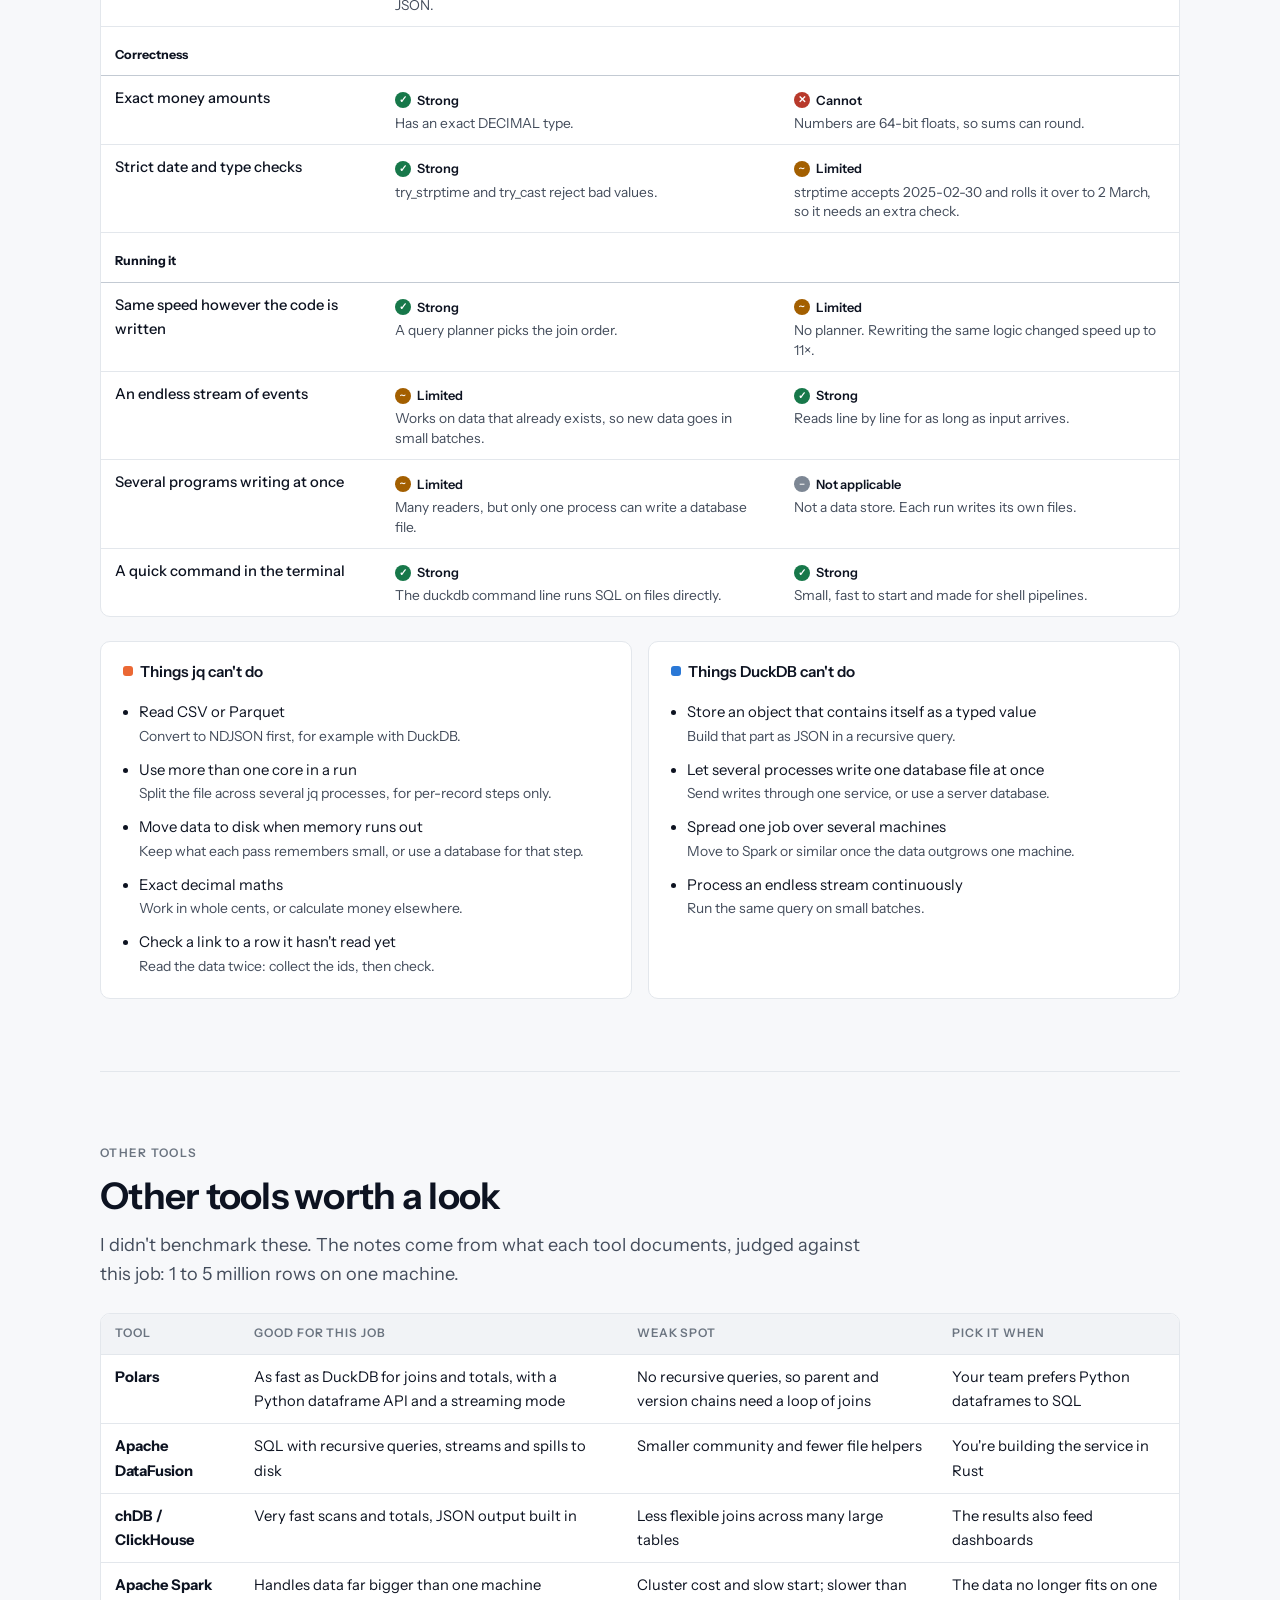
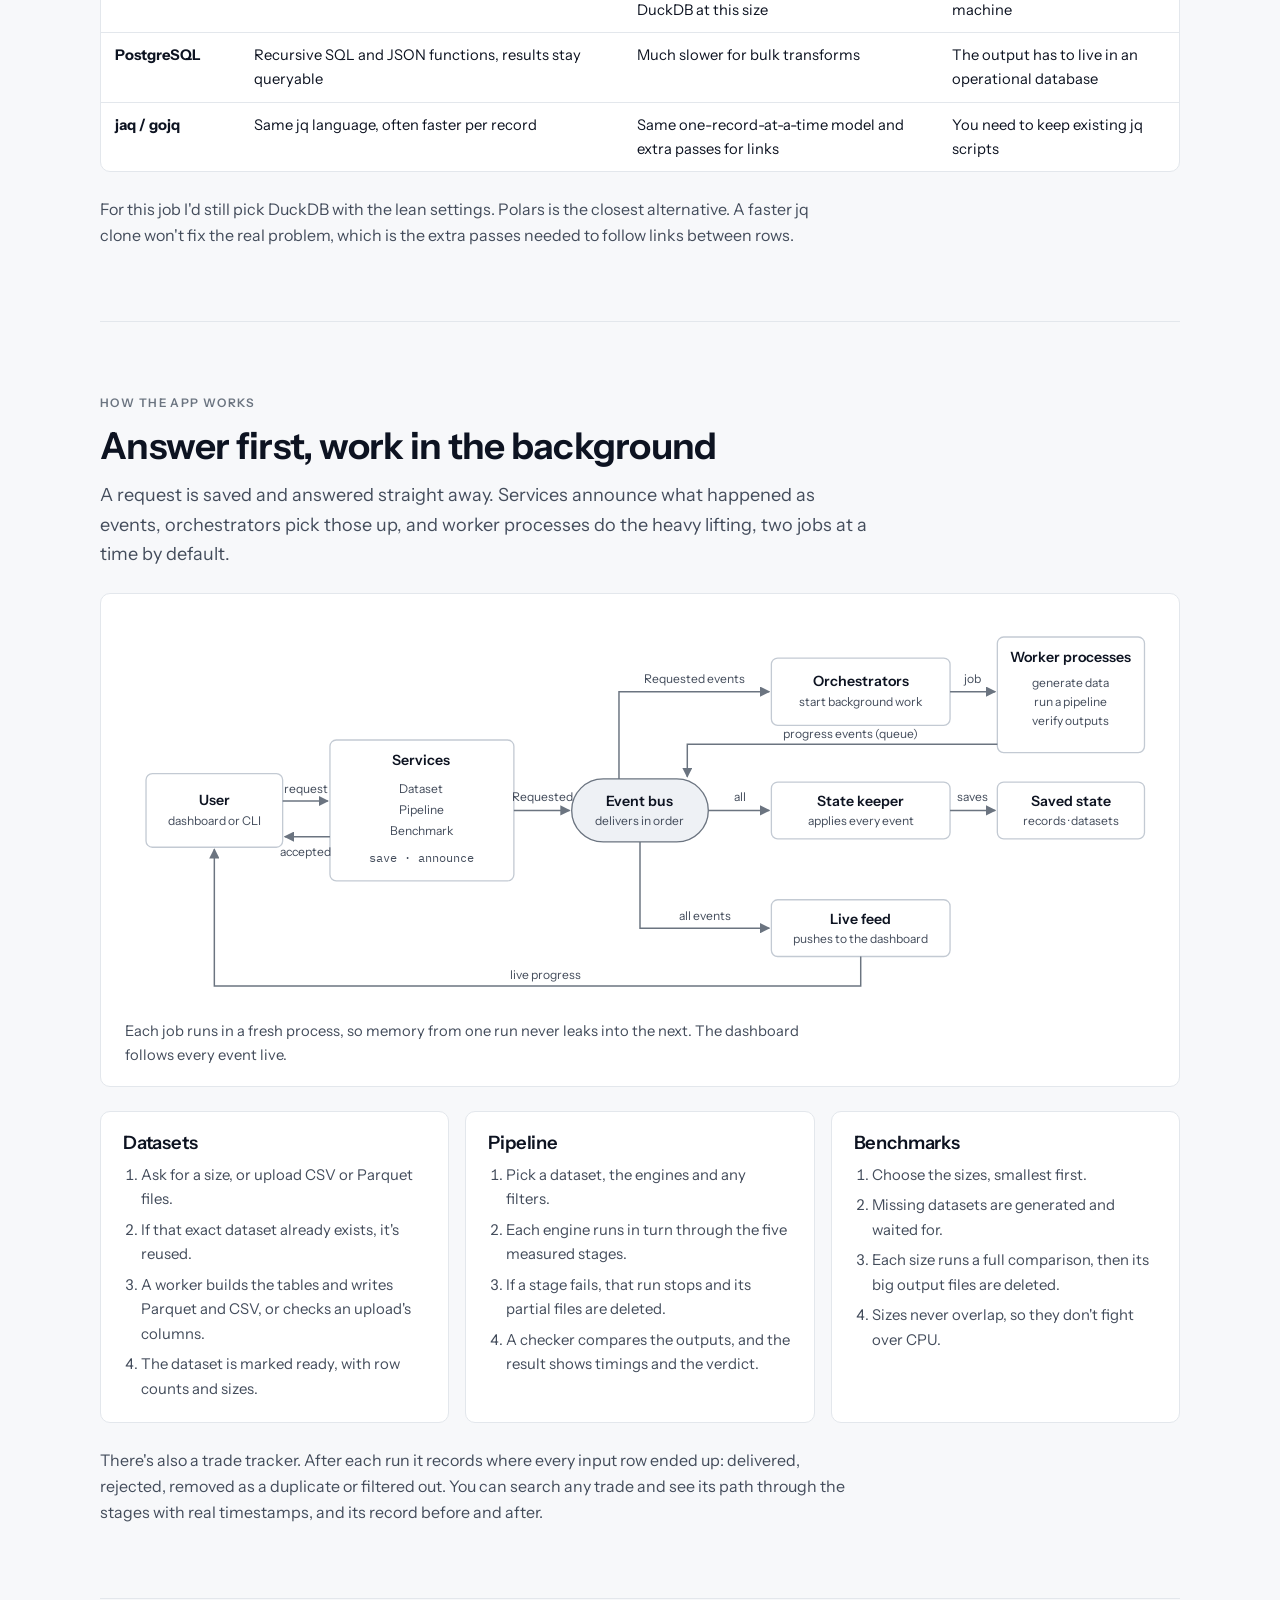
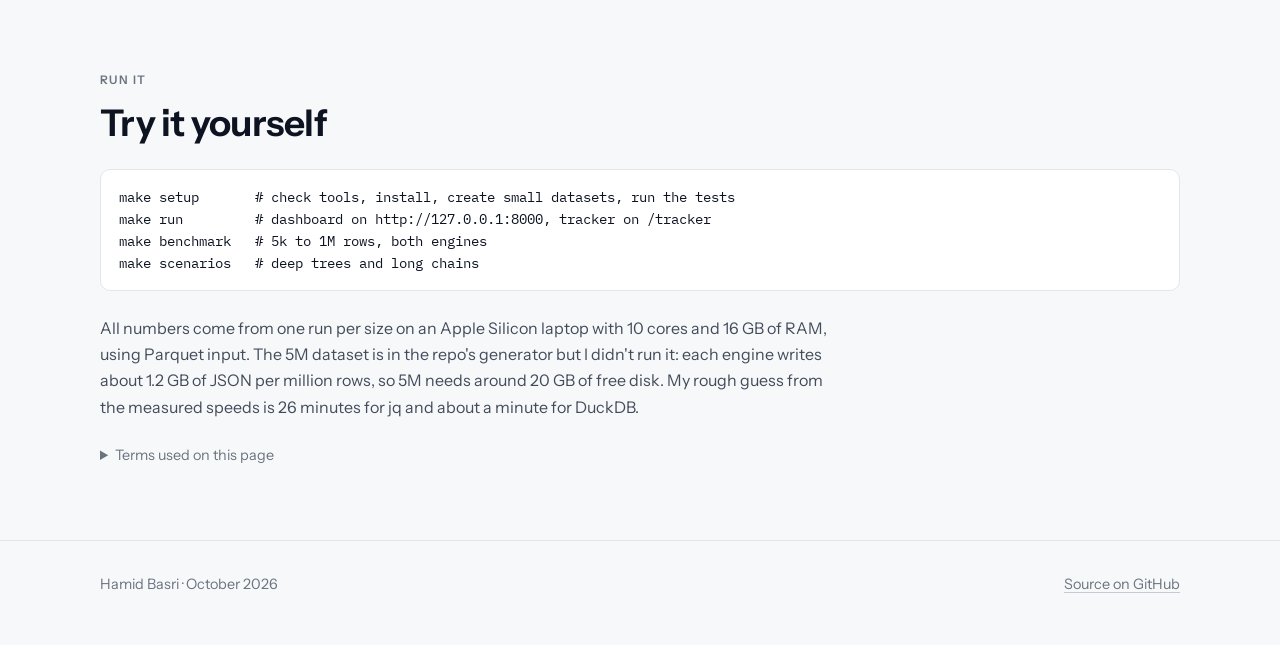
<file: docs/benchmark-report.html>
<!doctype html>
<html lang="en">
<meta charset="utf-8">
<meta name="viewport" content="width=device-width, initial-scale=1, viewport-fit=cover">
<title>DuckDB vs jq</title>
<link rel="preconnect" href="https://fonts.googleapis.com">
<link rel="preconnect" href="https://fonts.gstatic.com" crossorigin>
<link rel="stylesheet" href="https://fonts.googleapis.com/css2?family=IBM+Plex+Mono:wght@400;500&family=Instrument+Sans:wght@400;500;600;700&display=swap">
<style>
/* Layout: dark hero with a race bar, slim sticky section nav, one generous reading column.
   Blue and orange belong to the two engines and carry all the data meaning. */
:root {
  --page: #f7f8fa;
  --surface: #ffffff;
  --surface-2: #f1f3f6;
  --ink: #0d1321;
  --ink-2: #434c5b;
  --ink-3: #6b7480;
  --line: #e3e7ec;
  --line-strong: #c3cad3;
  --grid: #ebeef2;
  --hero: #0d1321;
  --hero-ink: #ffffff;
  --hero-2: #a9b4c4;
  --hero-line: rgb(255 255 255 / 0.12);
  --hero-track: rgb(255 255 255 / 0.08);
  --duck: #2a78d6;
  --duck-soft: #e8f1fb;
  --duck-hero: #4b93ea;
  --jq: #eb6834;
  --jq-soft: #fdeee7;
  --jq-hero: #f07a48;
  --neutral-mark: #7d8794;
  --accent-soft: #eef1f5;
  --good: #17784a;
  --warn: #a35f00;
  --bad: #b8392b;
  --font-sans: "Instrument Sans", "Helvetica Neue", Arial, sans-serif;
  --font-mono: "IBM Plex Mono", ui-monospace, "SFMono-Regular", Menlo, monospace;
}
@media (prefers-color-scheme: dark) {
  :root:not([data-theme="light"]) {
    color-scheme: dark;
    --page: #0b0f16; --surface: #111722; --surface-2: #171f2c; --ink: #e8ecf2; --ink-2: #b4bdc9; --ink-3: #8893a2;
    --line: #222b38; --line-strong: #3a4657; --grid: #1c2430; --hero: #121a27; --hero-ink: #ffffff; --hero-2: #a9b4c4;
    --hero-line: rgb(255 255 255 / 0.1); --hero-track: rgb(255 255 255 / 0.07);
    --duck: #3987e5; --duck-soft: #14253b; --duck-hero: #4b93ea; --jq: #d95926; --jq-soft: #33201a; --jq-hero: #f07a48;
    --neutral-mark: #8b96a5; --accent-soft: #1a2230; --good: #4cc38a; --warn: #e0a040; --bad: #e5675a;
  }
}
:root[data-theme="dark"] {
  color-scheme: dark;
  --page: #0b0f16; --surface: #111722; --surface-2: #171f2c; --ink: #e8ecf2; --ink-2: #b4bdc9; --ink-3: #8893a2;
  --line: #222b38; --line-strong: #3a4657; --grid: #1c2430; --hero: #121a27; --hero-ink: #ffffff; --hero-2: #a9b4c4;
  --hero-line: rgb(255 255 255 / 0.1); --hero-track: rgb(255 255 255 / 0.07);
  --duck: #3987e5; --duck-soft: #14253b; --duck-hero: #4b93ea; --jq: #d95926; --jq-soft: #33201a; --jq-hero: #f07a48;
  --neutral-mark: #8b96a5; --accent-soft: #1a2230; --good: #4cc38a; --warn: #e0a040; --bad: #e5675a;
}

* { box-sizing: border-box; }
html { scroll-behavior: smooth; scroll-padding-top: 72px; }
body { margin: 0; background: var(--page); color: var(--ink); font: 16px/1.65 var(--font-sans); -webkit-font-smoothing: antialiased; overflow-x: clip; }
.gutter { padding-left: max(20px, env(safe-area-inset-left, 0px)); padding-right: max(20px, env(safe-area-inset-right, 0px)); }
.wrap { max-width: 1080px; margin: 0 auto; }
h1, h2, h3, h4 { margin: 0; text-wrap: balance; line-height: 1.15; letter-spacing: -0.02em; }
h2 { font-size: clamp(1.7rem, 3.4vw, 2.3rem); font-weight: 650; }
h3 { font-size: 1.15rem; font-weight: 600; letter-spacing: -0.01em; }
h4 { font-size: 0.95rem; font-weight: 600; letter-spacing: 0; }
p { margin: 0; }
a { color: inherit; text-underline-offset: 3px; text-decoration-color: var(--line-strong); }
a:hover { text-decoration-color: currentColor; }
:focus-visible { outline: 2px solid var(--duck); outline-offset: 2px; border-radius: 3px; }
code, .mono { font-family: var(--font-mono); font-size: 0.86em; }
p code, li code, td code, .chip code { overflow-wrap: anywhere; }
.eyebrow { font-size: 0.74rem; font-weight: 600; letter-spacing: 0.12em; text-transform: uppercase; color: var(--ink-3); }
.lede { font-size: 1.13rem; color: var(--ink-2); max-width: 64ch; }
.prose { max-width: 68ch; color: var(--ink-2); }
.prose b { color: var(--ink); font-weight: 600; }
.stack { display: flex; flex-direction: column; gap: 14px; }
.muted { color: var(--ink-3); }

/* hero */
.hero { background: var(--hero); color: var(--hero-ink); border-bottom: 1px solid var(--hero-line); }
.hero .wrap { padding-block: calc(64px + env(safe-area-inset-top, 0px)) 56px; display: flex; flex-direction: column; gap: 28px; }
.hero .eyebrow { color: var(--hero-2); }
.hero h1 { font-size: clamp(3rem, 9vw, 5.6rem); font-weight: 700; letter-spacing: -0.045em; line-height: 0.95; }
.hero h1 .d { color: var(--duck-hero); }
.hero h1 .j { color: var(--jq-hero); }
.hero h1 .vs { color: var(--hero-2); font-weight: 500; font-size: 0.55em; letter-spacing: -0.01em; vertical-align: 0.22em; margin: 0 0.12em; }
.hero .lede { color: var(--hero-2); font-size: 1.2rem; }
.race { display: flex; flex-direction: column; gap: 10px; padding: 22px 0 6px; border-top: 1px solid var(--hero-line); }
.race-label { font-size: 0.85rem; color: var(--hero-2); }
.lane { display: grid; grid-template-columns: 74px minmax(0, 1fr); align-items: center; gap: 14px; }
.lane b { font-weight: 600; font-size: 0.95rem; }
.track { position: relative; height: 34px; background: var(--hero-track); border-radius: 6px; overflow: hidden; }
.fill { position: absolute; inset: 0 auto 0 0; border-radius: 6px; display: flex; align-items: center; }
.fill.d { background: var(--duck-hero); width: 3.5%; min-width: 6px; }
.fill.j { background: var(--jq-hero); width: 100%; justify-content: flex-end; padding-right: 12px; }
.time { font: 600 0.95rem var(--font-mono); color: var(--hero-ink); white-space: nowrap; }
.track .time.out { position: absolute; left: calc(3.5% + 12px); top: 50%; transform: translateY(-50%); }
.fill.j .time { color: #1b0d06; }
.stats { display: grid; grid-template-columns: repeat(auto-fit, minmax(min(200px, 100%), 1fr)); gap: 0; border-top: 1px solid var(--hero-line); }
.stat { padding: 20px 20px 4px 0; display: flex; flex-direction: column; gap: 6px; }
.stat + .stat { padding-left: 20px; border-left: 1px solid var(--hero-line); }
.stat strong { font-size: 2.2rem; font-weight: 650; letter-spacing: -0.03em; line-height: 1; font-variant-numeric: tabular-nums; }
.stat span { color: var(--hero-2); font-size: 0.9rem; line-height: 1.45; }
@media (max-width: 720px) { .stat + .stat { padding-left: 0; border-left: 0; } .stat { border-top: 1px solid var(--hero-line); padding-top: 16px; } .stats { border-top: 0; } }

/* sticky section nav */
body::before { content: ""; position: fixed; inset: 0 0 auto; height: env(safe-area-inset-top, 0px); z-index: 11; background: var(--page); }
.nav { position: sticky; top: env(safe-area-inset-top, 0px); z-index: 10; background: color-mix(in srgb, var(--page) 88%, transparent); backdrop-filter: saturate(1.4) blur(10px); -webkit-backdrop-filter: saturate(1.4) blur(10px); border-bottom: 1px solid var(--line); }
.nav .wrap { display: flex; gap: 4px; overflow-x: auto; scrollbar-width: none; padding-block: 10px; }
.nav .wrap::-webkit-scrollbar { display: none; }
.nav a { flex: none; text-decoration: none; color: var(--ink-3); font-size: 0.88rem; font-weight: 500; padding: 6px 12px; border-radius: 999px; }
.nav a:hover { color: var(--ink); background: var(--surface-2); }
.nav a[aria-current="true"] { color: var(--ink); background: var(--surface); box-shadow: inset 0 0 0 1px var(--line); }

/* sections */
main .wrap { display: flex; flex-direction: column; }
section { padding-block: 72px; display: flex; flex-direction: column; gap: 24px; border-top: 1px solid var(--line); }
section:first-child { border-top: 0; }
.head { display: flex; flex-direction: column; gap: 12px; }

.verdict { display: grid; grid-template-columns: minmax(0, 1.3fr) minmax(0, 1fr); gap: 32px; align-items: start; }
.verdict p { font-size: 1.25rem; line-height: 1.55; color: var(--ink); letter-spacing: -0.01em; }
.verdict ul { list-style: none; margin: 0; padding: 0; display: flex; flex-direction: column; gap: 10px; }
.verdict li { display: grid; grid-template-columns: 82px 1fr; gap: 12px; font-size: 0.95rem; color: var(--ink-2); padding-bottom: 10px; border-bottom: 1px solid var(--line); }
.verdict li b { color: var(--ink); font-weight: 600; }
@media (max-width: 820px) { .verdict { grid-template-columns: minmax(0, 1fr); } }

.chips { display: flex; flex-wrap: wrap; gap: 8px; }
.chip { font-size: 0.86rem; padding: 6px 12px; border-radius: 999px; background: var(--surface); border: 1px solid var(--line); color: var(--ink-2); }
.chip code { font-size: 0.8rem; color: var(--ink); }
.stages { display: grid; grid-template-columns: repeat(5, minmax(0, 1fr)); gap: 0; background: var(--surface); border: 1px solid var(--line); border-radius: 10px; overflow: hidden; }
.stages div { padding: 16px 18px; display: flex; flex-direction: column; gap: 6px; }
.stages div + div { border-left: 1px solid var(--line); }
.stages small { font: 500 0.74rem var(--font-mono); color: var(--ink-3); }
.stages span { font-size: 0.9rem; color: var(--ink-2); line-height: 1.45; }
@media (max-width: 820px) { .stages { grid-template-columns: minmax(0, 1fr); } .stages div + div { border-left: 0; border-top: 1px solid var(--line); } }

figure { margin: 0; background: var(--surface); border: 1px solid var(--line); border-radius: 10px; padding: 22px 24px 18px; display: flex; flex-direction: column; gap: 14px; min-width: 0; }
figure .scroll { overflow-x: auto; }
figure svg { display: block; width: 100%; height: auto; }
figure .scroll svg { min-width: 440px; }
figure.diagram .scroll svg { min-width: 820px; }
figcaption { color: var(--ink-2); font-size: 0.92rem; max-width: 72ch; }
.fig-title { font-weight: 600; font-size: 0.98rem; }
.legend { display: flex; flex-wrap: wrap; gap: 6px 18px; font-size: 0.86rem; color: var(--ink-2); }
.key { display: inline-flex; align-items: center; gap: 7px; white-space: nowrap; }
.key::before { content: ""; width: 10px; height: 10px; border-radius: 3px; background: var(--c); }
.key.duck { --c: var(--duck); } .key.jq { --c: var(--jq); } .key.neutral { --c: var(--neutral-mark); }
.grid-2 { display: grid; grid-template-columns: repeat(auto-fit, minmax(min(320px, 100%), 1fr)); gap: 20px; }
.panel { display: flex; flex-direction: column; gap: 6px; min-width: 0; }
.panel h4 { font-size: 0.88rem; color: var(--ink-2); font-weight: 600; }

.cards { display: grid; grid-template-columns: repeat(auto-fit, minmax(min(240px, 100%), 1fr)); gap: 16px; }
.card { background: var(--surface); border: 1px solid var(--line); border-radius: 10px; padding: 20px 22px; display: flex; flex-direction: column; gap: 10px; }
.card .big { font-size: 1.9rem; font-weight: 650; letter-spacing: -0.03em; line-height: 1; font-variant-numeric: tabular-nums; }
.card p { color: var(--ink-2); font-size: 0.93rem; }
.card ol { margin: 0; padding-left: 1.2em; color: var(--ink-2); font-size: 0.93rem; display: flex; flex-direction: column; gap: 6px; }

.funnel { display: grid; grid-template-columns: repeat(5, minmax(0, 1fr)); background: var(--surface); border: 1px solid var(--line); border-radius: 10px; }
.funnel div { padding: 18px 20px; display: flex; flex-direction: column; gap: 4px; }
.funnel div + div { border-left: 1px solid var(--line); }
.funnel b { font-size: 1.5rem; font-weight: 650; letter-spacing: -0.02em; font-variant-numeric: tabular-nums; }
.funnel span { color: var(--ink-3); font-size: 0.86rem; }
@media (max-width: 820px) { .funnel { grid-template-columns: repeat(2, minmax(0, 1fr)); } .funnel div + div { border-left: 0; } .funnel div { border-top: 1px solid var(--line); } }

details { font-size: 0.9rem; }
details summary { cursor: pointer; color: var(--ink-3); width: fit-content; }
details[open] summary { margin-bottom: 10px; }
.table-wrap { overflow-x: auto; background: var(--surface); border: 1px solid var(--line); border-radius: 10px; }
figure .table-wrap, details .table-wrap { border: 0; border-radius: 0; }
table { border-collapse: collapse; width: 100%; font-size: 0.92rem; }
th, td { text-align: left; padding: 10px 14px; border-bottom: 1px solid var(--line); vertical-align: top; }
thead th { font-size: 0.74rem; letter-spacing: 0.08em; text-transform: uppercase; color: var(--ink-3); font-weight: 600; background: var(--surface-2); }
td.n, th.n { text-align: right; font-variant-numeric: tabular-nums; font-family: var(--font-mono); font-size: 0.86rem; white-space: nowrap; }
tbody tr:last-child td { border-bottom: 0; }
pre { margin: 0; background: var(--surface); border: 1px solid var(--line); border-radius: 10px; padding: 16px 18px; overflow-x: auto; font: 0.86rem/1.6 var(--font-mono); }

/* strengths and limits */
.score { display: grid; grid-template-columns: repeat(auto-fit, minmax(min(260px, 100%), 1fr)); gap: 16px; }
.score-card { background: var(--surface); border: 1px solid var(--line); border-radius: 10px; padding: 18px 20px; display: flex; flex-direction: column; gap: 10px; }
.score-row { display: grid; grid-template-columns: 112px 1fr 2em; align-items: center; gap: 10px; font-size: 0.88rem; }
.score-bar { height: 8px; border-radius: 4px; background: var(--surface-2); overflow: hidden; }
.score-bar span { display: block; height: 100%; border-radius: 4px; background: var(--c); }
.score-row b { text-align: right; font: 600 0.9rem var(--font-mono); }
.verdict-tag { display: inline-flex; align-items: center; gap: 6px; font-weight: 600; font-size: 0.8rem; color: var(--ink); white-space: nowrap; }
.verdict-tag i { font-style: normal; display: inline-grid; place-items: center; width: 16px; height: 16px; border-radius: 50%; font-size: 0.64rem; line-height: 1; color: var(--surface); background: var(--c); }
.legend .verdict-tag { white-space: normal; align-items: flex-start; }
.strong { --c: var(--good); } .limited { --c: var(--warn); } .cannot { --c: var(--bad); } .na { --c: var(--neutral-mark); }
.matrix td { width: 37%; }
.matrix td:first-child { width: 26%; font-weight: 500; color: var(--ink); }
.matrix .note { display: block; margin-top: 3px; color: var(--ink-2); font-size: 0.86rem; line-height: 1.45; }
.matrix tr.area th { background: var(--surface); color: var(--ink); font-size: 0.78rem; padding-top: 18px; border-bottom: 1px solid var(--line-strong); }
.limits { display: grid; grid-template-columns: repeat(auto-fit, minmax(min(300px, 100%), 1fr)); gap: 16px; }
.limits ul { margin: 10px 0 0; padding-left: 1.1em; display: flex; flex-direction: column; gap: 10px; font-size: 0.93rem; color: var(--ink); }
.limits li span { display: block; color: var(--ink-2); font-size: 0.87rem; }

/* charts */
.chart .grid { stroke: var(--grid); stroke-width: 1; }
.chart .axis { stroke: var(--line-strong); stroke-width: 1; }
.chart .tick { fill: var(--ink-3); font: 11.5px var(--font-mono); }
.chart .axis-title { fill: var(--ink-3); font: 12px var(--font-sans); }
.chart .label { fill: var(--ink-2); font: 12.5px var(--font-sans); }
.chart .value { fill: var(--ink); font: 500 12px var(--font-mono); }
.chart .end-label { fill: var(--ink); font: 600 12.5px var(--font-sans); }
.chart [data-tip] { cursor: default; outline: none; }
.chart [data-tip]:focus-visible .mark-ring { stroke: var(--ink); }

/* diagrams */
.dg { color: var(--ink-3); font-family: var(--font-sans); }
.dg .box { fill: var(--surface); stroke: var(--line-strong); stroke-width: 1.25; }
.dg .bus { fill: var(--accent-soft); stroke: var(--ink-3); stroke-width: 1.25; }
.dg .duck { fill: var(--duck-soft); stroke: var(--duck); stroke-width: 1.25; }
.dg .jq { fill: var(--jq-soft); stroke: var(--jq); stroke-width: 1.25; }
.dg .file { fill: var(--surface-2); stroke: var(--line-strong); stroke-width: 1; }
.dg .t { fill: var(--ink); font-size: 13.5px; font-weight: 600; }
.dg .s { fill: var(--ink-2); font-size: 11.5px; }
.dg .m { fill: var(--ink-2); font: 11px var(--font-mono); }
.dg .edge { stroke: currentColor; stroke-width: 1.4; fill: none; }
.dg .el { fill: var(--ink-2); font-size: 11.5px; }
.dg .arrowhead { fill: currentColor; }

footer { border-top: 1px solid var(--line); }
footer .wrap { padding-block: 32px calc(48px + env(safe-area-inset-bottom, 0px)); display: flex; flex-wrap: wrap; gap: 8px 24px; justify-content: space-between; color: var(--ink-3); font-size: 0.9rem; }
#tip { position: fixed; z-index: 20; pointer-events: none; max-width: 260px; background: var(--ink); color: var(--surface); border-radius: 6px; padding: 8px 10px; font: 12.5px/1.45 var(--font-sans); box-shadow: 0 6px 20px rgb(0 0 0 / 0.2); }
@media (max-width: 560px) { section { padding-block: 52px; } figure { padding: 16px 14px 14px; } }
@media (prefers-reduced-motion: reduce) { html { scroll-behavior: auto; } }
</style>

<header class="hero gutter">
  <div class="wrap">
    <span class="eyebrow">Benchmark report · October 2026</span>
    <h1><span class="d">DuckDB</span><span class="vs">vs</span><span class="j">jq</span></h1>
    <p class="lede">I built one pipeline that turns messy trade tables into clean, nested JSON. Then I ran it on the same data twice, once with DuckDB and once with jq, and measured every step.</p>
    <div class="race" role="img" aria-label="1 million trades from raw files to finished JSON: DuckDB 11 seconds, jq 5 minutes 14 seconds.">
      <span class="race-label">1 million trades, from raw files to finished JSON</span>
      <div class="lane"><b>DuckDB</b><div class="track"><div class="fill d"></div><span class="time out">11 s</span></div></div>
      <div class="lane"><b>jq</b><div class="track"><div class="fill j"><span class="time">5 min 14 s</span></div></div></div>
    </div>
    <div class="stats">
      <div class="stat"><strong>29×</strong><span>faster with DuckDB at 1 million trades</span></div>
      <div class="stat"><strong>15.6 s</strong><span>for DuckDB on a single core, still 20× ahead of jq</span></div>
      <div class="stat"><strong>632 MB</strong><span>peak memory for jq. DuckDB used 2.6 GB, or 1.4 GB once tuned.</span></div>
      <div class="stat"><strong>10 of 10</strong><span>comparisons where both engines gave identical output</span></div>
    </div>
  </div>
</header>

<nav class="nav gutter" aria-label="Sections">
  <div class="wrap">
    <a href="#take">My take</a>
    <a href="#tested">What I tested</a>
    <a href="#speed">Speed</a>
    <a href="#time">Where time goes</a>
    <a href="#memory">Memory</a>
    <a href="#hard">Hard data</a>
    <a href="#tuning">Tuning jq</a>
    <a href="#correct">Correctness</a>
    <a href="#limits">Strengths and limits</a>
    <a href="#others">Other tools</a>
    <a href="#app">How the app works</a>
    <a href="#run">Run it</a>
  </div>
</nav>

<main class="gutter">
<div class="wrap">

<section aria-labelledby="take">
  <div class="verdict">
    <div class="head">
      <span class="eyebrow" id="take">My take</span>
      <p>Use DuckDB for this kind of work. It reads CSV and Parquet directly, uses every core and follows links between rows with plain joins. jq is still handy for small fixes to JSON files, but it has to read the data several times to follow those links, and that is where most of its time goes.</p>
    </div>
    <ul>
      <li><b>Speed</b>7 to 40 times faster with DuckDB, depending on size</li>
      <li><b>Memory</b>jq is leaner by default; two DuckDB settings close most of the gap</li>
      <li><b>Hard data</b>Deep trees and long amendment chains slow both down by the same amount</li>
      <li><b>Output</b>Identical from both engines in every run</li>
    </ul>
  </div>
</section>

<section aria-labelledby="tested-h">
  <div class="head">
    <span class="eyebrow" id="tested">What I tested</span>
    <h2 id="tested-h">Realistic, messy trade data</h2>
    <p class="lede">The data is fake but built like a real feed: trades, counterparties, instruments, books and FX rates, all pointing at each other. About 2% of the rows have problems on purpose, and the same settings always produce the same files.</p>
  </div>
  <div class="chips" aria-label="Problems in the data">
    <span class="chip">Duplicate rows</span>
    <span class="chip">Missing currency and dates</span>
    <span class="chip">Messy values like <code>"1,250"</code> and <code>" buy "</code></span>
    <span class="chip">Impossible dates like <code>2025-02-30</code></span>
    <span class="chip">Links to rows that don't exist</span>
    <span class="chip">Amendments pointing back, and sometimes forward</span>
    <span class="chip">Parent chains 7 levels deep</span>
    <span class="chip">Loops: A's parent is B, B's parent is A</span>
  </div>
  <figure class="diagram">
    <div class="scroll"><svg class="dg" viewBox="0 0 900 330" role="img" aria-label="Data model: each trade points to a book, an FX rate, a counterparty and an instrument. Counterparties point to their parent, instruments point to an issuer and an underlying instrument, and trades point to the previous version of the trade.">
      <defs><marker id="ah-e" viewBox="0 0 10 10" refX="9" refY="5" markerWidth="7" markerHeight="7" orient="auto-start-reverse"><path class="arrowhead" d="M0,0 L10,5 L0,10 z"/></marker></defs>
      <path class="edge" d="M420,120 C420,72 470,72 470,120" marker-end="url(#ah-e)"/>
      <text class="el" x="445" y="62" text-anchor="middle">previous_trade_id (amendments)</text>
      <rect class="box" x="340" y="120" width="200" height="80" rx="6"/>
      <text class="t" x="440" y="155" text-anchor="middle">Trade</text>
      <text class="s" x="440" y="176" text-anchor="middle">one row per trade event</text>

      <rect class="box" x="30" y="40" width="170" height="56" rx="6"/>
      <text class="t" x="115" y="65" text-anchor="middle">Book</text>
      <text class="s" x="115" y="83" text-anchor="middle">desk and trader</text>
      <rect class="box" x="30" y="226" width="170" height="56" rx="6"/>
      <text class="t" x="115" y="251" text-anchor="middle">FX rate</text>
      <text class="s" x="115" y="269" text-anchor="middle">currency to USD</text>
      <rect class="box" x="670" y="40" width="180" height="56" rx="6"/>
      <text class="t" x="760" y="65" text-anchor="middle">Counterparty</text>
      <text class="s" x="760" y="83" text-anchor="middle">the other side of the trade</text>
      <rect class="box" x="670" y="226" width="180" height="56" rx="6"/>
      <text class="t" x="760" y="251" text-anchor="middle">Instrument</text>
      <text class="s" x="760" y="269" text-anchor="middle">what was traded</text>

      <line class="edge" x1="340" y1="140" x2="202" y2="74" marker-end="url(#ah-e)"/>
      <text class="el" x="262" y="96" text-anchor="middle">book_id</text>
      <line class="edge" x1="340" y1="182" x2="202" y2="250" marker-end="url(#ah-e)"/>
      <text class="el" x="262" y="236" text-anchor="middle">currency</text>
      <line class="edge" x1="540" y1="140" x2="668" y2="74" marker-end="url(#ah-e)"/>
      <text class="el" x="612" y="96" text-anchor="middle">counterparty_id</text>
      <line class="edge" x1="540" y1="182" x2="668" y2="250" marker-end="url(#ah-e)"/>
      <text class="el" x="612" y="236" text-anchor="middle">instrument_id</text>
      <line class="edge" x1="760" y1="226" x2="760" y2="98" marker-end="url(#ah-e)"/>
      <text class="el" x="768" y="166">issuer</text>
      <path class="edge" d="M850,56 C890,46 890,90 852,82" marker-end="url(#ah-e)"/>
      <text class="el" x="760" y="26" text-anchor="middle">parent counterparty (7 levels deep, some loops)</text>
      <path class="edge" d="M850,242 C890,232 890,276 852,268" marker-end="url(#ah-e)"/>
      <text class="el" x="760" y="306" text-anchor="middle">underlying instrument</text>
    </svg></div>
    <figcaption>Every arrow is a link the pipeline has to follow. Three of them point back into their own table.</figcaption>
  </figure>
  <p class="prose">Both engines run the same five stages with the same 13 rules. Only the tool inside each stage changes.</p>
  <div class="stages">
    <div><small>1</small><h4>Ingest</h4><span>Load the five tables, every column as text</span></div>
    <div><small>2</small><h4>Clean</h4><span>Fix formats, drop duplicates, fill gaps</span></div>
    <div><small>3</small><h4>Validate</h4><span>Check 13 rules; bad trades go to a rejects file</span></div>
    <div><small>4</small><h4>Transform</h4><span>Follow every link and build nested JSON</span></div>
    <div><small>5</small><h4>Aggregate</h4><span>Add up exposure per parent company</span></div>
  </div>
  <details>
    <summary>Dataset sizes and an example output document</summary>
    <div class="stack">
      <div class="table-wrap"><table>
        <thead><tr><th>Dataset</th><th class="n">Trades</th><th class="n">Counterparties</th><th class="n">Parquet</th><th class="n">CSV</th><th class="n">Built in</th></tr></thead>
        <tbody>
          <tr><td>5k</td><td class="n">5,000</td><td class="n">101</td><td class="n">0.1 MB</td><td class="n">0.6 MB</td><td class="n">0.05 s</td></tr>
          <tr><td>50k</td><td class="n">50,000</td><td class="n">1,010</td><td class="n">1 MB</td><td class="n">6 MB</td><td class="n">0.3 s</td></tr>
          <tr><td>500k</td><td class="n">500,000</td><td class="n">10,100</td><td class="n">8 MB</td><td class="n">56 MB</td><td class="n">2.5 s</td></tr>
          <tr><td>1M</td><td class="n">1,000,000</td><td class="n">20,200</td><td class="n">15 MB</td><td class="n">112 MB</td><td class="n">5.3 s</td></tr>
          <tr><td>5M</td><td class="n">5,000,000</td><td class="n">50,500</td><td class="n">76 MB</td><td class="n">553 MB</td><td class="n">29.6 s</td></tr>
        </tbody>
      </table></div>
<pre>{
  "trade_id": "TR0000000074", "event_type": "CANCEL", "side": "SELL",
  "economics": { "quantity": 46651, "price": 23.2474, "currency": "GBP", "notional_usd": 1378526.33 },
  "counterparty": {
    "counterparty_id": "CP0000060", "hierarchy_path": ["CP0000057", "CP0000060"],
    "parent": { "counterparty_id": "CP0000057", "country": "GB", "parent": null }
  },
  "lineage": { "version": 3, "chain": ["TR0000000007", "TR0000000043", "TR0000000074"], "is_latest": true },
  "data_quality": { "warnings": [] }
}</pre>
    </div>
  </details>
</section>

<section aria-labelledby="speed-h">
  <div class="head">
    <span class="eyebrow" id="speed">Speed</span>
    <h2 id="speed-h">DuckDB is 7 to 40 times faster</h2>
    <p class="lede">The gap grows with the data. jq stays at about 3,000 rows a second whatever the size, while DuckDB gets faster as there's more to do.</p>
  </div>
  <div class="legend"><span class="key duck">DuckDB</span><span class="key jq">jq</span></div>
  <div class="grid-2">
    <figure class="chart">
      <div class="fig-title">Total time per run</div>
      <div class="scroll"><div id="c-total"></div></div>
      <figcaption>Log scale: each grid line is ten times the one below.</figcaption>
    </figure>
    <figure class="chart">
      <div class="fig-title">Rows per second</div>
      <div class="scroll"><div id="c-rate"></div></div>
      <figcaption>jq's line is flat because it uses one core and does the same work per row at every size.</figcaption>
    </figure>
  </div>
  <p class="prose">At 1M rows the gap drops to 29×. That's DuckDB slowing down while it wrote 1.2 GB of JSON to an almost full disk, not jq catching up.</p>
  <details><summary>Numbers</summary><div class="table-wrap" id="t-total"></div></details>
  <div class="cards">
    <div class="card"><span class="eyebrow">One core each</span><span class="big">15.6 s</span><p>DuckDB limited to a single thread did 1M rows in 15.6 s, still 20× faster than jq. The speed comes from working on columns in memory, not from extra cores.</p></div>
    <div class="card"><span class="eyebrow">CSV instead of Parquet</span><span class="big">+0.08 s</span><p>Reading CSV added 0.08 s to DuckDB's ingest and 0.16 s to jq's at 500k rows. The input format barely matters here.</p></div>
    <div class="card"><span class="eyebrow">Running it again</span><span class="big">±17%</span><p>A second run of 5k to 500k differed by up to 17%, but the gap stayed put: 40.0× and 39.9× at 500k. Treat small differences as noise.</p></div>
  </div>
</section>

<section aria-labelledby="time-h">
  <div class="head">
    <span class="eyebrow" id="time">Where time goes</span>
    <h2 id="time-h">jq struggles most where rows depend on other rows</h2>
    <p class="lede">To check that every link points at a real trade, jq first reads all the trade ids, then reads everything again. DuckDB does the same check with one join in 0.2 seconds.</p>
  </div>
  <figure class="chart">
    <div class="fig-title">How many times longer jq takes, per stage (1M trades)</div>
    <div class="scroll"><div id="c-ratio"></div></div>
  </figure>
  <figure class="chart">
    <div class="fig-title">Each engine's own time, split by stage (1M trades)</div>
    <div class="grid-2">
      <div class="panel"><h4><span class="key duck">DuckDB, 11.0 s in total</span></h4><div id="c-share-duck"></div></div>
      <div class="panel"><h4><span class="key jq">jq, 5 min 14 s in total</span></h4><div id="c-share-jq"></div></div>
    </div>
    <figcaption>82% of DuckDB's time goes into writing the final JSON. Cleaning and validating a million rows takes it under a second. jq's time is spread out because every stage parses and writes JSON text again.</figcaption>
  </figure>
  <figure class="diagram">
    <div class="fig-title">Why: how data moves inside each engine</div>
    <div class="scroll"><svg class="dg" viewBox="0 0 1020 340" role="img" aria-label="DuckDB keeps all tables inside one in-memory connection and writes JSON once at the end. jq needs DuckDB to convert the files to NDJSON first, then runs 13 separate jq processes that each read and write an NDJSON file.">
      <defs><marker id="ah-d" viewBox="0 0 10 10" refX="9" refY="5" markerWidth="7" markerHeight="7" orient="auto-start-reverse"><path class="arrowhead" d="M0,0 L10,5 L0,10 z"/></marker></defs>
      <text class="t" x="10" y="22">DuckDB</text>
      <text class="s" x="72" y="22">1 process · all cores · data stays in memory</text>
      <rect class="file" x="10" y="62" width="90" height="56" rx="6"/>
      <text class="t" x="55" y="86" text-anchor="middle">CSV /</text>
      <text class="t" x="55" y="104" text-anchor="middle">Parquet</text>
      <rect class="duck" x="140" y="34" width="660" height="112" rx="10"/>
      <text class="s" x="160" y="54">one DuckDB connection: tables in memory, run by SQL</text>
      <rect class="box" x="160" y="68" width="108" height="56" rx="6"/><text class="t" x="214" y="92" text-anchor="middle">raw_*</text><text class="s" x="214" y="110" text-anchor="middle">ingest</text>
      <rect class="box" x="288" y="68" width="108" height="56" rx="6"/><text class="t" x="342" y="92" text-anchor="middle">clean_*</text><text class="s" x="342" y="110" text-anchor="middle">clean</text>
      <rect class="box" x="416" y="68" width="108" height="56" rx="6"/><text class="t" x="470" y="92" text-anchor="middle">validated</text><text class="s" x="470" y="110" text-anchor="middle">validate</text>
      <rect class="box" x="544" y="68" width="108" height="56" rx="6"/><text class="t" x="598" y="92" text-anchor="middle">dims, lineage</text><text class="s" x="598" y="110" text-anchor="middle">transform</text>
      <rect class="box" x="672" y="68" width="108" height="56" rx="6"/><text class="t" x="726" y="92" text-anchor="middle">out_*</text><text class="s" x="726" y="110" text-anchor="middle">aggregate</text>
      <rect class="file" x="840" y="62" width="164" height="56" rx="6"/>
      <text class="t" x="922" y="86" text-anchor="middle">JSON outputs</text>
      <text class="s" x="922" y="104" text-anchor="middle">written once</text>
      <line class="edge" x1="100" y1="90" x2="138" y2="90" marker-end="url(#ah-d)"/>
      <line class="edge" x1="268" y1="96" x2="286" y2="96" marker-end="url(#ah-d)"/>
      <line class="edge" x1="396" y1="96" x2="414" y2="96" marker-end="url(#ah-d)"/>
      <line class="edge" x1="524" y1="96" x2="542" y2="96" marker-end="url(#ah-d)"/>
      <line class="edge" x1="652" y1="96" x2="670" y2="96" marker-end="url(#ah-d)"/>
      <line class="edge" x1="800" y1="90" x2="838" y2="90" marker-end="url(#ah-d)"/>

      <text class="t" x="10" y="196">jq</text>
      <text class="s" x="34" y="196">13 processes · 1 core each · JSON text between every step</text>
      <rect class="file" x="10" y="240" width="90" height="56" rx="6"/>
      <text class="t" x="55" y="264" text-anchor="middle">CSV /</text>
      <text class="t" x="55" y="282" text-anchor="middle">Parquet</text>
      <rect class="duck" x="120" y="240" width="104" height="56" rx="6"/>
      <text class="t" x="172" y="264" text-anchor="middle">DuckDB</text>
      <text class="s" x="172" y="282" text-anchor="middle">to NDJSON</text>
      <rect class="file" x="250" y="240" width="74" height="56" rx="6"/><text class="t" x="287" y="264" text-anchor="middle">raw</text><text class="m" x="287" y="282" text-anchor="middle">.ndjson</text>
      <rect class="jq" x="340" y="240" width="64" height="56" rx="6"/><text class="t" x="372" y="264" text-anchor="middle">jq ×5</text><text class="s" x="372" y="282" text-anchor="middle">clean</text>
      <rect class="file" x="420" y="240" width="74" height="56" rx="6"/><text class="t" x="457" y="264" text-anchor="middle">clean</text><text class="m" x="457" y="282" text-anchor="middle">.ndjson</text>
      <rect class="jq" x="510" y="240" width="64" height="56" rx="6"/><text class="t" x="542" y="264" text-anchor="middle">jq ×4</text><text class="s" x="542" y="282" text-anchor="middle">validate</text>
      <rect class="file" x="590" y="240" width="74" height="56" rx="6"/><text class="t" x="627" y="264" text-anchor="middle">valid</text><text class="m" x="627" y="282" text-anchor="middle">.ndjson</text>
      <rect class="jq" x="680" y="240" width="64" height="56" rx="6"/><text class="t" x="712" y="264" text-anchor="middle">jq ×3</text><text class="s" x="712" y="282" text-anchor="middle">transform</text>
      <rect class="file" x="760" y="240" width="74" height="56" rx="6"/><text class="t" x="797" y="264" text-anchor="middle">trades</text><text class="m" x="797" y="282" text-anchor="middle">.ndjson</text>
      <rect class="jq" x="850" y="240" width="64" height="56" rx="6"/><text class="t" x="882" y="264" text-anchor="middle">jq ×1</text><text class="s" x="882" y="282" text-anchor="middle">aggregate</text>
      <rect class="file" x="930" y="240" width="74" height="56" rx="6"/><text class="t" x="967" y="264" text-anchor="middle">totals</text><text class="m" x="967" y="282" text-anchor="middle">.ndjson</text>
      <line class="edge" x1="100" y1="268" x2="118" y2="268" marker-end="url(#ah-d)"/>
      <line class="edge" x1="224" y1="268" x2="248" y2="268" marker-end="url(#ah-d)"/>
      <line class="edge" x1="324" y1="268" x2="338" y2="268" marker-end="url(#ah-d)"/>
      <line class="edge" x1="404" y1="268" x2="418" y2="268" marker-end="url(#ah-d)"/>
      <line class="edge" x1="494" y1="268" x2="508" y2="268" marker-end="url(#ah-d)"/>
      <line class="edge" x1="574" y1="268" x2="588" y2="268" marker-end="url(#ah-d)"/>
      <line class="edge" x1="664" y1="268" x2="678" y2="268" marker-end="url(#ah-d)"/>
      <line class="edge" x1="744" y1="268" x2="758" y2="268" marker-end="url(#ah-d)"/>
      <line class="edge" x1="834" y1="268" x2="848" y2="268" marker-end="url(#ah-d)"/>
      <line class="edge" x1="914" y1="268" x2="928" y2="268" marker-end="url(#ah-d)"/>
      <text class="s" x="250" y="326">Each jq box re-reads JSON text, parses every line and writes JSON text again.</text>
    </svg></div>
    <figcaption>DuckDB turns the data into JSON once, at the end. jq can't read CSV or Parquet, so DuckDB converts the files first (that time counts as jq's), and then 13 jq processes each read and write a full JSON file.</figcaption>
  </figure>
</section>

<section aria-labelledby="memory-h">
  <div class="head">
    <span class="eyebrow" id="memory">Memory</span>
    <h2 id="memory-h">jq is leaner, until you tune DuckDB</h2>
    <p class="lede">jq streams records, so it only keeps what each pass needs to remember. By default DuckDB builds the whole nested result in memory before writing it out, which is where its 2.6 GB peak comes from.</p>
  </div>
  <figure class="chart">
    <div class="fig-title">Peak memory per run</div>
    <div class="legend"><span class="key duck">DuckDB</span><span class="key jq">jq</span></div>
    <div class="scroll"><div id="c-mem"></div></div>
    <figcaption>Includes the Python worker, about 100 MB.</figcaption>
  </figure>
  <p class="prose">Two settings change the picture. <b>Lean mode</b> writes the JSON straight from the query and drops tables once no later stage needs them. <b>Unordered output</b> lets DuckDB write rows as soon as they're ready instead of holding them to keep file order. I tried each setting on 1M rows, alone and together.</p>
  <figure class="chart">
    <div class="fig-title">DuckDB settings at 1M trades</div>
    <div class="legend"><span class="key duck">What I'd use</span><span class="key neutral">Other settings</span></div>
    <div class="grid-2">
      <div class="panel"><h4>Peak memory</h4><div id="c-mem-fix"></div></div>
      <div class="panel"><h4>Total time</h4><div id="c-time-fix"></div></div>
    </div>
    <figcaption>Lean plus unordered used 1.4 GB and took 3.2 s, down from 3.2 GB and 6.3 s. Add a 512 MB limit and an on-disk database and it drops to 752 MB, close to jq's 632 MB.</figcaption>
  </figure>
  <div class="prose stack">
    <p>A memory limit on its own doesn't help: at 1 GB the default mode ran out of memory, because the full result still has to fit. Spilling to disk also needs free disk. One run with a 512 MB limit failed because the disk filled up. Unordered output changes the order of rows in the file, which didn't matter for this job.</p>
    <p class="muted">Settings: <code>POC_ENGINE__DUCKDB_LEAN=true</code>, <code>POC_ENGINE__DUCKDB_PRESERVE_INSERTION_ORDER=false</code>, optionally <code>POC_ENGINE__DUCKDB_MEMORY_LIMIT</code> and <code>POC_ENGINE__DUCKDB_STORAGE=disk</code>.</p>
  </div>
</section>

<section aria-labelledby="hard-h">
  <div class="head">
    <span class="eyebrow" id="hard">Hard data</span>
    <h2 id="hard-h">Deep trees and long chains don't break either one</h2>
    <p class="lede">I made two harder versions of the 50k dataset: parent chains 200 levels deep, and trades amended up to 100 times. Both engines slowed down by about the same amount.</p>
  </div>
  <figure class="chart">
    <div class="fig-title">Transform stage time (each panel has its own scale)</div>
    <div class="grid-2">
      <div class="panel"><h4><span class="key duck">DuckDB</span></h4><div id="c-stress-duck"></div></div>
      <div class="panel"><h4><span class="key jq">jq</span></h4><div id="c-stress-jq"></div></div>
    </div>
    <figcaption>The output gets bigger too: a trade under a 200-level chain carries 200 nested parent objects.</figcaption>
  </figure>
  <p class="prose">Where they differ is how naturally they express it. DuckDB has no type for an object that contains itself, so I built the nested parent as JSON inside a recursive query, and I had to start from the top of each tree so loops were never entered. jq handles nesting with plain recursion but needs a list of visited ids to stop on loops.</p>
</section>

<section aria-labelledby="tuning-h">
  <div class="head">
    <span class="eyebrow" id="tuning">Tuning jq</span>
    <h2 id="tuning-h">How you write jq matters a lot</h2>
    <p class="lede">I wrote the same aggregation three ways and timed each one on 100,000 output documents.</p>
  </div>
  <figure class="chart">
    <div class="scroll"><div id="c-tune"></div></div>
    <figcaption>Cutting each document down to the fields it needs before adding things up was 2.6× faster than the first version. A single flat lookup table was 11× slower than the final one.</figcaption>
  </figure>
  <p class="prose">At 1M rows the rewrite took jq's aggregate stage from 188 s to 47.5 s. Even so, every jq pass has to parse JSON text: just reading and counting the 1M-row output takes 18 s, which is more than DuckDB needs for the whole job.</p>
</section>

<section aria-labelledby="correct-h">
  <div class="head">
    <span class="eyebrow" id="correct">Correctness</span>
    <h2 id="correct-h">Same answer from both engines</h2>
    <p class="lede">After every run a checker matches the two outputs document by document. Above 200k rows it compares a fixed sample of about 50,000 documents in depth and still checks every row count and key. They matched every time.</p>
  </div>
  <div class="funnel" aria-label="What happened to 1 million trades">
    <div><b>1,000,000</b><span>rows read</span></div>
    <div><b>10,000</b><span>duplicates removed</span></div>
    <div><b>8,999</b><span>rejected, each with a reason</span></div>
    <div><b>981,001</b><span>nested JSON documents</span></div>
    <div><b>9,194</b><span>exposure groups</span></div>
  </div>
  <figure class="chart">
    <div class="fig-title">Why trades were rejected (1M trades)</div>
    <div class="scroll"><div id="c-errors"></div></div>
    <figcaption>A trade can break more than one rule. Another 3,922 settlement dates and 2,997 currencies were missing but could be filled in, so those trades were kept with a warning.</figcaption>
  </figure>
</section>

<section aria-labelledby="limits-h">
  <div class="head">
    <span class="eyebrow" id="limits">Strengths and limits</span>
    <h2 id="limits-h">What each tool is good at, and where it stops</h2>
    <p class="lede">Speed is one part of it. Here are 20 situations you might run into, with what each tool does well, what takes extra work and what it can't do at all.</p>
  </div>
  <div class="score"><div class="score-card"><h4><span class="key duck">DuckDB</span></h4><div class="score-row strong"><span class="verdict-tag strong"><i aria-hidden="true">✓</i>Strong</span><span class="score-bar" aria-hidden="true"><span style="width:65.0%"></span></span><b>13</b></div><div class="score-row limited"><span class="verdict-tag limited"><i aria-hidden="true">~</i>Limited</span><span class="score-bar" aria-hidden="true"><span style="width:30.0%"></span></span><b>6</b></div><div class="score-row cannot"><span class="verdict-tag cannot"><i aria-hidden="true">✕</i>Cannot</span><span class="score-bar" aria-hidden="true"><span style="width:5.0%"></span></span><b>1</b></div></div><div class="score-card"><h4><span class="key jq">jq</span></h4><div class="score-row strong"><span class="verdict-tag strong"><i aria-hidden="true">✓</i>Strong</span><span class="score-bar" aria-hidden="true"><span style="width:30.0%"></span></span><b>6</b></div><div class="score-row limited"><span class="verdict-tag limited"><i aria-hidden="true">~</i>Limited</span><span class="score-bar" aria-hidden="true"><span style="width:35.0%"></span></span><b>7</b></div><div class="score-row cannot"><span class="verdict-tag cannot"><i aria-hidden="true">✕</i>Cannot</span><span class="score-bar" aria-hidden="true"><span style="width:30.0%"></span></span><b>6</b></div><div class="score-row na"><span class="verdict-tag na"><i aria-hidden="true">–</i>Not applicable</span><span class="score-bar" aria-hidden="true"><span style="width:5.0%"></span></span><b>1</b></div></div></div>
  <div class="legend">
    <span class="verdict-tag strong"><i aria-hidden="true">✓</i>Strong: works well out of the box</span>
    <span class="verdict-tag limited"><i aria-hidden="true">~</i>Limited: possible, but slow or needs a workaround</span>
    <span class="verdict-tag cannot"><i aria-hidden="true">✕</i>Cannot: not possible with the tool alone</span>
  </div>
  <div class="table-wrap">
    <table class="matrix">
      <thead><tr><th>Situation</th><th><span class="key duck">DuckDB</span></th><th><span class="key jq">jq</span></th></tr></thead>
      <tbody>
        <tr class="area"><th colspan="3" scope="colgroup">Input and output</th></tr>
        <tr><td>Read CSV or Parquet</td><td><span class="verdict-tag strong"><i aria-hidden="true">✓</i>Strong</span><span class="note">Reads both directly, on all cores.</span></td><td><span class="verdict-tag cannot"><i aria-hidden="true">✕</i>Cannot</span><span class="note">Reads JSON only. Something else has to convert the files first.</span></td></tr>
        <tr><td>Write Parquet</td><td><span class="verdict-tag strong"><i aria-hidden="true">✓</i>Strong</span><span class="note">Writes Parquet, CSV and JSON.</span></td><td><span class="verdict-tag cannot"><i aria-hidden="true">✕</i>Cannot</span><span class="note">Writes JSON or plain text only.</span></td></tr>
        <tr><td>Records with different shapes in one file</td><td><span class="verdict-tag limited"><i aria-hidden="true">~</i>Limited</span><span class="note">Wants one shape per table. Very mixed records end up in a generic JSON column.</span></td><td><span class="verdict-tag strong"><i aria-hidden="true">✓</i>Strong</span><span class="note">Each record can have its own shape.</span></td></tr>
        <tr class="area"><th colspan="3" scope="colgroup">Scale and speed</th></tr>
        <tr><td>Use all CPU cores</td><td><span class="verdict-tag strong"><i aria-hidden="true">✓</i>Strong</span><span class="note">Runs in parallel by default.</span></td><td><span class="verdict-tag cannot"><i aria-hidden="true">✕</i>Cannot</span><span class="note">One core per process. Splitting the file only helps for per-record steps.</span></td></tr>
        <tr><td>Data bigger than memory</td><td><span class="verdict-tag strong"><i aria-hidden="true">✓</i>Strong</span><span class="note">Spills to disk above its memory limit, if there's free disk.</span></td><td><span class="verdict-tag cannot"><i aria-hidden="true">✕</i>Cannot</span><span class="note">Can't spill. A step that must remember every key fails when memory runs out.</span></td></tr>
        <tr><td>Millions of rows in seconds</td><td><span class="verdict-tag strong"><i aria-hidden="true">✓</i>Strong</span><span class="note">1M trades in 3 to 11 seconds.</span></td><td><span class="verdict-tag limited"><i aria-hidden="true">~</i>Limited</span><span class="note">1M trades took 5 min 14 s.</span></td></tr>
        <tr><td>Low memory use</td><td><span class="verdict-tag limited"><i aria-hidden="true">~</i>Limited</span><span class="note">2.6 to 3.6 GB at 1M by default, 0.75 to 1.4 GB with the lean settings.</span></td><td><span class="verdict-tag strong"><i aria-hidden="true">✓</i>Strong</span><span class="note">Streams records: 632 MB at 1M, far less for simple filters.</span></td></tr>
        <tr><td>Data spread over several machines</td><td><span class="verdict-tag cannot"><i aria-hidden="true">✕</i>Cannot</span><span class="note">One machine only.</span></td><td><span class="verdict-tag cannot"><i aria-hidden="true">✕</i>Cannot</span><span class="note">One machine only.</span></td></tr>
        <tr class="area"><th colspan="3" scope="colgroup">Links between rows</th></tr>
        <tr><td>Join two large tables</td><td><span class="verdict-tag strong"><i aria-hidden="true">✓</i>Strong</span><span class="note">Built-in joins that can spill to disk.</span></td><td><span class="verdict-tag limited"><i aria-hidden="true">~</i>Limited</span><span class="note">One side has to be loaded into memory as a lookup table.</span></td></tr>
        <tr><td>A row pointing to a later row</td><td><span class="verdict-tag strong"><i aria-hidden="true">✓</i>Strong</span><span class="note">Row order doesn't matter in SQL.</span></td><td><span class="verdict-tag limited"><i aria-hidden="true">~</i>Limited</span><span class="note">Needs an extra full pass, because a stream can't look ahead.</span></td></tr>
        <tr><td>Sort or group everything</td><td><span class="verdict-tag strong"><i aria-hidden="true">✓</i>Strong</span><span class="note">Any size, spilling to disk if needed.</span></td><td><span class="verdict-tag limited"><i aria-hidden="true">~</i>Limited</span><span class="note">sort_by and group_by need everything in memory. Running totals are fine.</span></td></tr>
        <tr><td>Chains of parents</td><td><span class="verdict-tag strong"><i aria-hidden="true">✓</i>Strong</span><span class="note">Recursive SQL follows chains of any length.</span></td><td><span class="verdict-tag strong"><i aria-hidden="true">✓</i>Strong</span><span class="note">Recursive functions follow chains of any length.</span></td></tr>
        <tr><td>Loops in the links</td><td><span class="verdict-tag limited"><i aria-hidden="true">~</i>Limited</span><span class="note">A recursive query can run forever unless it's written to avoid loops.</span></td><td><span class="verdict-tag limited"><i aria-hidden="true">~</i>Limited</span><span class="note">You have to track visited ids yourself.</span></td></tr>
        <tr class="area"><th colspan="3" scope="colgroup">Output shape</th></tr>
        <tr><td>Nesting of unknown depth</td><td><span class="verdict-tag limited"><i aria-hidden="true">~</i>Limited</span><span class="note">No type can contain itself, so that part has to be built as JSON.</span></td><td><span class="verdict-tag strong"><i aria-hidden="true">✓</i>Strong</span><span class="note">Builds nested objects of any depth naturally.</span></td></tr>
        <tr class="area"><th colspan="3" scope="colgroup">Correctness</th></tr>
        <tr><td>Exact money amounts</td><td><span class="verdict-tag strong"><i aria-hidden="true">✓</i>Strong</span><span class="note">Has an exact DECIMAL type.</span></td><td><span class="verdict-tag cannot"><i aria-hidden="true">✕</i>Cannot</span><span class="note">Numbers are 64-bit floats, so sums can round.</span></td></tr>
        <tr><td>Strict date and type checks</td><td><span class="verdict-tag strong"><i aria-hidden="true">✓</i>Strong</span><span class="note">try_strptime and try_cast reject bad values.</span></td><td><span class="verdict-tag limited"><i aria-hidden="true">~</i>Limited</span><span class="note">strptime accepts 2025-02-30 and rolls it over to 2 March, so it needs an extra check.</span></td></tr>
        <tr class="area"><th colspan="3" scope="colgroup">Running it</th></tr>
        <tr><td>Same speed however the code is written</td><td><span class="verdict-tag strong"><i aria-hidden="true">✓</i>Strong</span><span class="note">A query planner picks the join order.</span></td><td><span class="verdict-tag limited"><i aria-hidden="true">~</i>Limited</span><span class="note">No planner. Rewriting the same logic changed speed up to 11×.</span></td></tr>
        <tr><td>An endless stream of events</td><td><span class="verdict-tag limited"><i aria-hidden="true">~</i>Limited</span><span class="note">Works on data that already exists, so new data goes in small batches.</span></td><td><span class="verdict-tag strong"><i aria-hidden="true">✓</i>Strong</span><span class="note">Reads line by line for as long as input arrives.</span></td></tr>
        <tr><td>Several programs writing at once</td><td><span class="verdict-tag limited"><i aria-hidden="true">~</i>Limited</span><span class="note">Many readers, but only one process can write a database file.</span></td><td><span class="verdict-tag na"><i aria-hidden="true">–</i>Not applicable</span><span class="note">Not a data store. Each run writes its own files.</span></td></tr>
        <tr><td>A quick command in the terminal</td><td><span class="verdict-tag strong"><i aria-hidden="true">✓</i>Strong</span><span class="note">The duckdb command line runs SQL on files directly.</span></td><td><span class="verdict-tag strong"><i aria-hidden="true">✓</i>Strong</span><span class="note">Small, fast to start and made for shell pipelines.</span></td></tr>
      </tbody>
    </table>
  </div>
  <div class="limits">
    <div class="card"><h4><span class="key jq">Things jq can't do</span></h4><ul>
      <li>Read CSV or Parquet<span>Convert to NDJSON first, for example with DuckDB.</span></li>
      <li>Use more than one core in a run<span>Split the file across several jq processes, for per-record steps only.</span></li>
      <li>Move data to disk when memory runs out<span>Keep what each pass remembers small, or use a database for that step.</span></li>
      <li>Exact decimal maths<span>Work in whole cents, or calculate money elsewhere.</span></li>
      <li>Check a link to a row it hasn't read yet<span>Read the data twice: collect the ids, then check.</span></li>
    </ul></div>
    <div class="card"><h4><span class="key duck">Things DuckDB can't do</span></h4><ul>
      <li>Store an object that contains itself as a typed value<span>Build that part as JSON in a recursive query.</span></li>
      <li>Let several processes write one database file at once<span>Send writes through one service, or use a server database.</span></li>
      <li>Spread one job over several machines<span>Move to Spark or similar once the data outgrows one machine.</span></li>
      <li>Process an endless stream continuously<span>Run the same query on small batches.</span></li>
    </ul></div>
  </div>
</section>

<section aria-labelledby="others-h">
  <div class="head">
    <span class="eyebrow" id="others">Other tools</span>
    <h2 id="others-h">Other tools worth a look</h2>
    <p class="lede">I didn't benchmark these. The notes come from what each tool documents, judged against this job: 1 to 5 million rows on one machine.</p>
  </div>
  <div class="table-wrap">
    <table>
      <thead><tr><th>Tool</th><th>Good for this job</th><th>Weak spot</th><th>Pick it when</th></tr></thead>
      <tbody>
        <tr><td><b>Polars</b></td><td>As fast as DuckDB for joins and totals, with a Python dataframe API and a streaming mode</td><td>No recursive queries, so parent and version chains need a loop of joins</td><td>Your team prefers Python dataframes to SQL</td></tr>
        <tr><td><b>Apache DataFusion</b></td><td>SQL with recursive queries, streams and spills to disk</td><td>Smaller community and fewer file helpers</td><td>You're building the service in Rust</td></tr>
        <tr><td><b>chDB / ClickHouse</b></td><td>Very fast scans and totals, JSON output built in</td><td>Less flexible joins across many large tables</td><td>The results also feed dashboards</td></tr>
        <tr><td><b>Apache Spark</b></td><td>Handles data far bigger than one machine</td><td>Cluster cost and slow start; slower than DuckDB at this size</td><td>The data no longer fits on one machine</td></tr>
        <tr><td><b>PostgreSQL</b></td><td>Recursive SQL and JSON functions, results stay queryable</td><td>Much slower for bulk transforms</td><td>The output has to live in an operational database</td></tr>
        <tr><td><b>jaq / gojq</b></td><td>Same jq language, often faster per record</td><td>Same one-record-at-a-time model and extra passes for links</td><td>You need to keep existing jq scripts</td></tr>
      </tbody>
    </table>
  </div>
  <p class="prose">For this job I'd still pick DuckDB with the lean settings. Polars is the closest alternative. A faster jq clone won't fix the real problem, which is the extra passes needed to follow links between rows.</p>
</section>

<section aria-labelledby="app-h">
  <div class="head">
    <span class="eyebrow" id="app">How the app works</span>
    <h2 id="app-h">Answer first, work in the background</h2>
    <p class="lede">A request is saved and answered straight away. Services announce what happened as events, orchestrators pick those up, and worker processes do the heavy lifting, two jobs at a time by default.</p>
  </div>
  <figure class="diagram">
    <div class="scroll"><svg class="dg" viewBox="0 0 980 370" role="img" aria-label="Architecture: a request reaches a service, which saves it and publishes a Requested event on the event bus. Orchestrators react by sending jobs to worker processes. Workers send progress events back through a queue. The state keeper saves every event, and a live feed pushes every event back to the user.">
      <defs><marker id="ah-a" viewBox="0 0 10 10" refX="9" refY="5" markerWidth="7" markerHeight="7" orient="auto-start-reverse"><path class="arrowhead" d="M0,0 L10,5 L0,10 z"/></marker></defs>
      <rect class="box" x="20" y="150" width="130" height="70" rx="6"/>
      <text class="t" x="85" y="180" text-anchor="middle">User</text>
      <text class="s" x="85" y="199" text-anchor="middle">dashboard or CLI</text>

      <rect class="box" x="195" y="118" width="175" height="134" rx="6"/>
      <text class="t" x="282" y="142" text-anchor="middle">Services</text>
      <text class="s" x="282" y="168" text-anchor="middle">Dataset</text>
      <text class="s" x="282" y="188" text-anchor="middle">Pipeline</text>
      <text class="s" x="282" y="208" text-anchor="middle">Benchmark</text>
      <text class="m" x="282" y="234" text-anchor="middle">save · announce</text>

      <rect class="bus" x="425" y="155" width="130" height="60" rx="30"/>
      <text class="t" x="490" y="181" text-anchor="middle">Event bus</text>
      <text class="s" x="490" y="199" text-anchor="middle">delivers in order</text>

      <rect class="box" x="615" y="40" width="170" height="64" rx="6"/>
      <text class="t" x="700" y="67" text-anchor="middle">Orchestrators</text>
      <text class="s" x="700" y="86" text-anchor="middle">start background work</text>
      <rect class="box" x="615" y="158" width="170" height="54" rx="6"/>
      <text class="t" x="700" y="181" text-anchor="middle">State keeper</text>
      <text class="s" x="700" y="199" text-anchor="middle">applies every event</text>
      <rect class="box" x="615" y="270" width="170" height="54" rx="6"/>
      <text class="t" x="700" y="293" text-anchor="middle">Live feed</text>
      <text class="s" x="700" y="311" text-anchor="middle">pushes to the dashboard</text>

      <rect class="box" x="830" y="20" width="140" height="110" rx="6"/>
      <text class="t" x="900" y="44" text-anchor="middle">Worker processes</text>
      <text class="s" x="900" y="68" text-anchor="middle">generate data</text>
      <text class="s" x="900" y="86" text-anchor="middle">run a pipeline</text>
      <text class="s" x="900" y="104" text-anchor="middle">verify outputs</text>
      <rect class="box" x="830" y="158" width="140" height="54" rx="6"/>
      <text class="t" x="900" y="181" text-anchor="middle">Saved state</text>
      <text class="s" x="900" y="199" text-anchor="middle">records · datasets</text>

      <line class="edge" x1="150" y1="176" x2="193" y2="176" marker-end="url(#ah-a)"/>
      <text class="el" x="172" y="168" text-anchor="middle">request</text>
      <line class="edge" x1="195" y1="210" x2="152" y2="210" marker-end="url(#ah-a)"/>
      <text class="el" x="172" y="228" text-anchor="middle">accepted</text>
      <line class="edge" x1="370" y1="185" x2="423" y2="185" marker-end="url(#ah-a)"/>
      <text class="el" x="397" y="176" text-anchor="middle">Requested</text>
      <path class="edge" d="M470,155 V72 H613" marker-end="url(#ah-a)"/>
      <text class="el" x="542" y="64" text-anchor="middle">Requested events</text>
      <line class="edge" x1="555" y1="185" x2="613" y2="185" marker-end="url(#ah-a)"/>
      <text class="el" x="585" y="176" text-anchor="middle">all</text>
      <path class="edge" d="M490,215 V297 H613" marker-end="url(#ah-a)"/>
      <text class="el" x="552" y="289" text-anchor="middle">all events</text>
      <line class="edge" x1="785" y1="72" x2="828" y2="72" marker-end="url(#ah-a)"/>
      <text class="el" x="806" y="64" text-anchor="middle">job</text>
      <path class="edge" d="M830,122 H535 V153" marker-end="url(#ah-a)"/>
      <text class="el" x="690" y="116" text-anchor="middle">progress events (queue)</text>
      <line class="edge" x1="785" y1="185" x2="828" y2="185" marker-end="url(#ah-a)"/>
      <text class="el" x="806" y="176" text-anchor="middle">saves</text>
      <path class="edge" d="M700,324 V352 H85 V222" marker-end="url(#ah-a)"/>
      <text class="el" x="400" y="345" text-anchor="middle">live progress</text>
    </svg></div>
    <figcaption>Each job runs in a fresh process, so memory from one run never leaks into the next. The dashboard follows every event live.</figcaption>
  </figure>
  <div class="cards">
    <div class="card"><h3>Datasets</h3><ol>
      <li>Ask for a size, or upload CSV or Parquet files.</li>
      <li>If that exact dataset already exists, it's reused.</li>
      <li>A worker builds the tables and writes Parquet and CSV, or checks an upload's columns.</li>
      <li>The dataset is marked ready, with row counts and sizes.</li>
    </ol></div>
    <div class="card"><h3>Pipeline</h3><ol>
      <li>Pick a dataset, the engines and any filters.</li>
      <li>Each engine runs in turn through the five measured stages.</li>
      <li>If a stage fails, that run stops and its partial files are deleted.</li>
      <li>A checker compares the outputs, and the result shows timings and the verdict.</li>
    </ol></div>
    <div class="card"><h3>Benchmarks</h3><ol>
      <li>Choose the sizes, smallest first.</li>
      <li>Missing datasets are generated and waited for.</li>
      <li>Each size runs a full comparison, then its big output files are deleted.</li>
      <li>Sizes never overlap, so they don't fight over CPU.</li>
    </ol></div>
  </div>
  <p class="prose">There's also a trade tracker. After each run it records where every input row ended up: delivered, rejected, removed as a duplicate or filtered out. You can search any trade and see its path through the stages with real timestamps, and its record before and after.</p>
</section>

<section aria-labelledby="run-h">
  <div class="head">
    <span class="eyebrow" id="run">Run it</span>
    <h2 id="run-h">Try it yourself</h2>
  </div>
<pre>make setup       # check tools, install, create small datasets, run the tests
make run         # dashboard on http://127.0.0.1:8000, tracker on /tracker
make benchmark   # 5k to 1M rows, both engines
make scenarios   # deep trees and long chains</pre>
  <div class="prose stack">
    <p>All numbers come from one run per size on an Apple Silicon laptop with 10 cores and 16 GB of RAM, using Parquet input. The 5M dataset is in the repo's generator but I didn't run it: each engine writes about 1.2 GB of JSON per million rows, so 5M needs around 20 GB of free disk. My rough guess from the measured speeds is 26 minutes for jq and about a minute for DuckDB.</p>
  </div>
  <details>
    <summary>Terms used on this page</summary>
    <div class="table-wrap"><table><tbody>
      <tr><td><b>Total time</b></td><td>Clock time from reading the files to the last output written.</td></tr>
      <tr><td><b>Cores used</b></td><td>CPU time divided by clock time. 1.0 means one core was busy the whole time.</td></tr>
      <tr><td><b>Peak memory</b></td><td>The most RAM in use at any moment, counting the worker and every process it started.</td></tr>
      <tr><td><b>× longer</b></td><td>jq's time divided by DuckDB's time.</td></tr>
      <tr><td><b>Lean mode</b></td><td>A DuckDB setting in this project that streams the output and drops tables early.</td></tr>
    </tbody></table></div>
  </details>
</section>

</div>
</main>

<footer class="gutter">
  <div class="wrap">
    <span>Hamid Basri · October 2026</span>
    <a href="https://github.com/HamidBasri/duckdb-jq-poc">Source on GitHub</a>
  </div>
</footer>
<div id="tip" hidden></div>

<script>
const D = {
  sizes: [5000, 50000, 500000, 1000000],
  total: { duck: [0.226, 0.878, 3.744, 10.952], jq: [1.68, 15.014, 149.742, 313.937] },
  rate: { duck: [22114, 56928, 133554, 91308], jq: [2977, 3330, 3339, 3185] },
  mem: { duck: [165.2, 361.5, 1841.7, 2583.3], jq: [101.9, 128.9, 358.8, 631.7] },
  stages: ["ingest", "clean", "validate", "transform", "aggregate"],
  stage1m: { duck: [0.5565, 0.5998, 0.2067, 8.9312, 0.6577], jq: [4.7586, 90.9368, 59.6351, 111.1069, 47.4993] },
  stress: {
    labels: ["Normal data", "Parents 200 deep", "Chains up to 100"],
    duck: [0.5634, 1.5872, 1.0725], jq: [5.1903, 12.1127, 11.0047],
  },
  tune: [["First version", 13.65], ["One flat lookup table", 59.18], ["Cut to 6 fields first", 5.22]],
  memFix: [
    ["Default", 3200, 6.28, false], ["2 threads", 2612, 6.37, false], ["Unordered", 3029, 5.49, false],
    ["On-disk database", 3405, 13.66, false], ["1 GB limit only", null, null, false], ["Lean", 1423, 7.89, false],
    ["Lean + unordered", 1417, 3.21, true], ["Lean + unordered + 1 GB", 1264, 3.78, true], ["Lean + unordered + 512 MB + disk", 752, 7.93, true],
  ],
  errors: [
    ["Counterparty not found", 1633], ["Side missing or invalid", 1414], ["Quantity invalid", 1349],
    ["Trade date invalid", 1001], ["Instrument not found", 986], ["Price invalid", 940],
    ["Settles before it trades", 586], ["Unknown currency", 549], ["Book not found", 389], ["Previous trade not found", 190],
  ],
};
const COLORS = { duck: "var(--duck)", jq: "var(--jq)", neutral: "var(--neutral-mark)" };
const NAMES = { duck: "DuckDB", jq: "jq" };
const fmtS = (v) => v >= 60 ? `${Math.floor(v / 60)} min ${Math.round(v % 60)} s` : v >= 10 ? `${v.toFixed(1)} s` : `${v.toFixed(2)} s`;
const fmtN = (v) => Math.round(v).toLocaleString("en-US");
const fmtSize = (v) => v >= 1e6 ? `${v / 1e6}M` : `${v / 1e3}k`;
const fmtMB = (v) => v >= 1000 ? `${(v / 1024).toFixed(1)} GB` : `${Math.round(v)} MB`;
const esc = (s) => String(s).replace(/[&<>"]/g, (c) => ({ "&": "&amp;", "<": "&lt;", ">": "&gt;", '"': "&quot;" })[c]);

function scaleOf(axis, r0, r1) {
  const [d0, d1] = axis.domain;
  if (axis.type === "log") {
    const a = Math.log10(d0), b = Math.log10(d1);
    return (v) => r0 + ((Math.log10(v) - a) / (b - a)) * (r1 - r0);
  }
  return (v) => r0 + ((v - d0) / (d1 - d0)) * (r1 - r0);
}
const roundedTop = (x, y, w, h, r) => { r = Math.min(r, w / 2, h); return `M${x},${y + h} V${y + r} Q${x},${y} ${x + r},${y} H${x + w - r} Q${x + w},${y} ${x + w},${y + r} V${y + h} Z`; };
const roundedRight = (x, y, w, h, r) => { r = Math.min(r, h / 2, w); return `M${x},${y} H${x + w - r} Q${x + w},${y} ${x + w},${y + r} V${y + h - r} Q${x + w},${y + h} ${x + w - r},${y + h} H${x} Z`; };

function lineChart(id, o) {
  const W = 520, H = 300, m = { t: 16, r: 108, b: 48, l: 58 };
  const iw = W - m.l - m.r, ih = H - m.t - m.b;
  const sx = scaleOf(o.x, 0, iw), sy = scaleOf(o.y, ih, 0);
  let s = `<svg class="chart" viewBox="0 0 ${W} ${H}" role="img" aria-label="${esc(o.label)}"><g transform="translate(${m.l},${m.t})">`;
  for (const t of o.y.ticks) { const y = sy(t); s += `<line class="grid" x1="0" x2="${iw}" y1="${y}" y2="${y}"/><text class="tick" x="-10" y="${y}" dy="0.32em" text-anchor="end">${o.y.fmt(t)}</text>`; }
  s += `<line class="axis" x1="0" x2="${iw}" y1="${ih}" y2="${ih}"/>`;
  for (const t of o.x.ticks) { const x = sx(t); s += `<line class="axis" x1="${x}" x2="${x}" y1="${ih}" y2="${ih + 5}"/><text class="tick" x="${x}" y="${ih + 20}" text-anchor="middle">${o.x.fmt(t)}</text>`; }
  s += `<text class="axis-title" x="${iw / 2}" y="${ih + 42}" text-anchor="middle">Trades in the dataset</text>`;
  for (const se of o.series) {
    const pts = se.values.map((v, i) => [sx(D.sizes[i]), sy(v)]);
    s += `<polyline fill="none" stroke="${COLORS[se.key]}" stroke-width="2" stroke-linejoin="round" stroke-linecap="round" points="${pts.map((p) => p.join(",")).join(" ")}"/>`;
    pts.forEach(([x, y], i) => {
      s += `<g tabindex="0" data-tip="${esc(`<b>${NAMES[se.key]} · ${fmtSize(D.sizes[i])} trades</b><br>${o.tip(se.key, i)}`)}"><circle cx="${x}" cy="${y}" r="13" fill="transparent"/><circle class="mark-ring" cx="${x}" cy="${y}" r="4.5" fill="${COLORS[se.key]}" stroke="var(--surface)" stroke-width="2"/></g>`;
    });
    const [lx, ly] = pts[pts.length - 1];
    s += `<text class="end-label" x="${lx + 12}" y="${ly}" dy="0.32em">${o.endFmt(se.values[se.values.length - 1])}</text>`;
  }
  document.getElementById(id).innerHTML = s + "</g></svg>";
}

function groupedBars(id, o) {
  const W = 720, H = 300, m = { t: 26, r: 16, b: 48, l: 60 };
  const iw = W - m.l - m.r, ih = H - m.t - m.b;
  const sy = scaleOf({ domain: [0, o.max] }, ih, 0);
  const band = iw / o.cats.length, bw = 40, gap = 2;
  let s = `<svg class="chart" viewBox="0 0 ${W} ${H}" role="img" aria-label="${esc(o.label)}"><g transform="translate(${m.l},${m.t})">`;
  for (const t of o.ticks) { const y = sy(t); s += `<line class="grid" x1="0" x2="${iw}" y1="${y}" y2="${y}"/><text class="tick" x="-10" y="${y}" dy="0.32em" text-anchor="end">${o.fmt(t)}</text>`; }
  o.cats.forEach((c, i) => {
    const x0 = i * band + band / 2 - (o.series.length * bw + (o.series.length - 1) * gap) / 2;
    o.series.forEach((se, j) => {
      const v = se.values[i], x = x0 + j * (bw + gap), y = sy(v), h = ih - y;
      s += `<g tabindex="0" data-tip="${esc(`<b>${NAMES[se.key]} · ${c} trades</b><br>Peak memory ${fmtMB(v)}`)}"><rect x="${x - 4}" y="${Math.min(y, ih - 24) - 4}" width="${bw + 8}" height="${Math.max(h, 24) + 4}" fill="transparent"/><path d="${roundedTop(x, y, bw, h, 4)}" fill="${COLORS[se.key]}"/></g>`;
      if (i === o.cats.length - 1) s += `<text class="value" x="${x + bw / 2}" y="${y - 7}" text-anchor="middle">${fmtMB(v)}</text>`;
    });
    s += `<text class="tick" x="${i * band + band / 2}" y="${ih + 20}" text-anchor="middle">${c}</text>`;
  });
  s += `<line class="axis" x1="0" x2="${iw}" y1="${ih}" y2="${ih}"/><text class="axis-title" x="${iw / 2}" y="${ih + 42}" text-anchor="middle">Trades in the dataset</text>`;
  document.getElementById(id).innerHTML = s + "</g></svg>";
}

function hbars(id, o) {
  const rowH = o.rowH || 36, barH = 18, W = o.width || 720, m = { t: 6, r: o.right || 90, b: 28, l: o.labelW || 200 };
  const iw = W - m.l - m.r, ih = o.rows.length * rowH, H = ih + m.t + m.b;
  const sx = scaleOf({ domain: [0, o.max] }, 0, iw);
  let s = `<svg class="chart" viewBox="0 0 ${W} ${H}" role="img" aria-label="${esc(o.label)}"><g transform="translate(${m.l},${m.t})">`;
  for (const t of o.ticks) { const x = sx(t); s += `<line class="grid" x1="${x}" x2="${x}" y1="0" y2="${ih}"/><text class="tick" x="${x}" y="${ih + 18}" text-anchor="middle">${o.tickFmt(t)}</text>`; }
  o.rows.forEach((r, i) => {
    const y = i * rowH + (rowH - barH) / 2;
    s += `<text class="label" x="-12" y="${y + barH / 2}" dy="0.34em" text-anchor="end">${esc(r.label)}</text>`;
    if (r.value == null) { s += `<text class="label" x="8" y="${y + barH / 2}" dy="0.34em">${esc(r.valueLabel)}</text>`; return; }
    const w = Math.max(sx(r.value), 2);
    s += `<g tabindex="0" data-tip="${esc(r.tip)}"><rect x="0" y="${i * rowH}" width="${iw}" height="${rowH}" fill="transparent"/><path d="${roundedRight(0, y, w, barH, 4)}" fill="${COLORS[r.key]}"/></g>`;
    s += `<text class="value" x="${w + 8}" y="${y + barH / 2}" dy="0.34em">${esc(r.valueLabel)}</text>`;
  });
  s += `<line class="axis" x1="0" x2="0" y1="0" y2="${ih}"/>`;
  document.getElementById(id).innerHTML = s + "</g></svg>";
}

lineChart("c-total", {
  label: "Total run time by dataset size, log scale. jq takes 7 to 40 times longer than DuckDB.",
  x: { type: "log", domain: [3800, 1300000], ticks: D.sizes, fmt: fmtSize },
  y: { type: "log", domain: [0.1, 1000], ticks: [0.1, 1, 10, 100, 1000], fmt: (t) => `${t} s` },
  series: [{ key: "duck", values: D.total.duck }, { key: "jq", values: D.total.jq }],
  endFmt: fmtS,
  tip: (k, i) => `${fmtS(D.total[k][i])}` + (k === "jq" ? ` · ${(D.total.jq[i] / D.total.duck[i]).toFixed(1)}× longer` : ""),
});
lineChart("c-rate", {
  label: "Rows per second by dataset size. jq stays near 3,000; DuckDB reaches about 134,000.",
  x: { type: "log", domain: [3800, 1300000], ticks: D.sizes, fmt: fmtSize },
  y: { type: "linear", domain: [0, 150000], ticks: [0, 50000, 100000, 150000], fmt: (t) => t ? `${t / 1000}k` : "0" },
  series: [{ key: "duck", values: D.rate.duck }, { key: "jq", values: D.rate.jq }],
  endFmt: (v) => `${fmtN(v)}/s`,
  tip: (k, i) => `${fmtN(D.rate[k][i])} rows per second`,
});
document.getElementById("t-total").innerHTML = `<table><thead><tr><th>Trades</th><th class="n">DuckDB</th><th class="n">jq</th><th class="n">jq takes</th><th class="n">Rows/s DuckDB</th><th class="n">Rows/s jq</th></tr></thead><tbody>${D.sizes.map((n, i) => `<tr><td>${fmtN(n)}</td><td class="n">${fmtS(D.total.duck[i])}</td><td class="n">${fmtS(D.total.jq[i])}</td><td class="n">${(D.total.jq[i] / D.total.duck[i]).toFixed(1)}×</td><td class="n">${fmtN(D.rate.duck[i])}</td><td class="n">${fmtN(D.rate.jq[i])}</td></tr>`).join("")}</tbody></table>`;

const ratios = D.stages.map((s, i) => D.stage1m.jq[i] / D.stage1m.duck[i]);
hbars("c-ratio", {
  label: "How many times longer jq takes per stage at 1 million trades. Validate is the biggest gap at 288 times.",
  max: 300, ticks: [0, 100, 200, 300], tickFmt: (t) => `${t}×`, labelW: 110,
  rows: D.stages.map((s, i) => ({ label: s, value: ratios[i], key: "jq", valueLabel: `${ratios[i].toFixed(0)}×`, tip: `<b>${s}</b><br>DuckDB ${fmtS(D.stage1m.duck[i])} · jq ${fmtS(D.stage1m.jq[i])}` })),
});
for (const k of ["duck", "jq"]) {
  const total = D.stage1m[k].reduce((a, b) => a + b, 0);
  hbars(`c-share-${k}`, {
    label: `Share of ${NAMES[k]} time per stage at 1 million trades`,
    width: 460, labelW: 90, right: 116, rowH: 32, max: 100, ticks: [0, 50, 100], tickFmt: (t) => `${t}%`,
    rows: D.stages.map((s, i) => { const pct = (D.stage1m[k][i] / total) * 100; return { label: s, value: pct, key: k, valueLabel: `${pct.toFixed(0)}% · ${fmtS(D.stage1m[k][i])}`, tip: `<b>${NAMES[k]} · ${s}</b><br>${fmtS(D.stage1m[k][i])}` }; }),
  });
}

groupedBars("c-mem", {
  label: "Peak memory by dataset size. jq stays under 650 MB; DuckDB reaches 2.6 GB at 1 million trades.",
  cats: D.sizes.map(fmtSize), max: 3000, ticks: [0, 1000, 2000, 3000], fmt: (t) => t ? `${t / 1000} GB` : "0",
  series: [{ key: "duck", values: D.mem.duck }, { key: "jq", values: D.mem.jq }],
});
const fixRows = (pick, fmt) => D.memFix.map(([label, mb, sec, rec]) => {
  const v = pick(mb, sec);
  return { label, value: v, key: rec ? "duck" : "neutral", valueLabel: v == null ? "ran out of memory" : fmt(v), tip: `<b>${label}</b><br>${mb == null ? "Ran out of memory in transform" : `${fmtMB(mb)} · ${fmtS(sec)}`}` };
});
hbars("c-mem-fix", { label: "Peak memory per DuckDB setting at 1 million trades.", width: 520, labelW: 214, right: 76, rowH: 30, max: 4000, ticks: [0, 2000, 4000], tickFmt: (t) => t ? `${t / 1000} GB` : "0", rows: fixRows((mb) => mb, fmtMB) });
hbars("c-time-fix", { label: "Total time per DuckDB setting at 1 million trades.", width: 520, labelW: 214, right: 76, rowH: 30, max: 15, ticks: [0, 5, 10, 15], tickFmt: (t) => `${t} s`, rows: fixRows((mb, sec) => sec, fmtS) });

for (const k of ["duck", "jq"]) {
  const vals = D.stress[k];
  hbars(`c-stress-${k}`, {
    label: `${NAMES[k]} transform time for normal, deep and long-chain data`,
    width: 460, labelW: 128, right: 96, rowH: 36, max: k === "duck" ? 2 : 15, ticks: k === "duck" ? [0, 1, 2] : [0, 5, 10, 15], tickFmt: (t) => `${t} s`,
    rows: D.stress.labels.map((l, i) => ({ label: l, value: vals[i], key: k, valueLabel: fmtS(vals[i]) + (i ? ` · ${(vals[i] / vals[0]).toFixed(1)}×` : ""), tip: `<b>${NAMES[k]} · ${l}</b><br>Transform ${fmtS(vals[i])}` })),
  });
}

hbars("c-tune", {
  label: "Three jq versions of the same aggregation on 100,000 documents: 13.7, 59.2 and 5.2 seconds.",
  max: 60, ticks: [0, 20, 40, 60], tickFmt: (t) => `${t} s`, labelW: 190, right: 70,
  rows: D.tune.map(([label, v]) => ({ label, value: v, key: "jq", valueLabel: fmtS(v), tip: `<b>${label}</b><br>${fmtS(v)} for 100,000 documents` })),
});
hbars("c-errors", {
  label: "Rejection reasons at 1 million trades. A missing counterparty is the most common, at 1,633.",
  max: 1800, ticks: [0, 500, 1000, 1500], tickFmt: fmtN, labelW: 190, right: 64, rowH: 30,
  rows: D.errors.map(([label, v]) => ({ label, value: v, key: "neutral", valueLabel: fmtN(v), tip: `<b>${label}</b><br>${fmtN(v)} trades` })),
});

/* section nav: mark the section in view, and keep that link visible inside the bar only */
const navBar = document.querySelector(".nav .wrap");
const navLinks = [...navBar.querySelectorAll("a")];
function revealInNav(link) {
  const item = link.getBoundingClientRect(), bar = navBar.getBoundingClientRect();
  if (item.left < bar.left || item.right > bar.right) {
    navBar.scrollTo({ left: navBar.scrollLeft + item.left - bar.left - 16, behavior: "smooth" });
  }
}
const targets = new Map(navLinks.map((a) => [a.getAttribute("href").slice(1), a]));
const spy = new IntersectionObserver((entries) => {
  for (const entry of entries) {
    if (!entry.isIntersecting) continue;
    navLinks.forEach((a) => a.removeAttribute("aria-current"));
    const link = targets.get(entry.target.id);
    if (link) { link.setAttribute("aria-current", "true"); revealInNav(link); }
  }
}, { rootMargin: "-80px 0px -70% 0px" });
targets.forEach((_, id) => { const el = document.getElementById(id); if (el) spy.observe(el); });

/* tooltips */
const tipEl = document.getElementById("tip");
function place(x, y) {
  const r = tipEl.getBoundingClientRect();
  let left = x + 14, top = y + 14;
  if (left + r.width > innerWidth - 8) left = x - r.width - 14;
  if (top + r.height > innerHeight - 8) top = y - r.height - 14;
  tipEl.style.left = `${Math.max(8, left)}px`;
  tipEl.style.top = `${Math.max(8, top)}px`;
}
const show = (t) => { tipEl.innerHTML = t.getAttribute("data-tip"); tipEl.hidden = false; };
document.addEventListener("pointerover", (e) => { const t = e.target.closest("[data-tip]"); if (t) { show(t); place(e.clientX, e.clientY); } });
document.addEventListener("pointermove", (e) => { if (!tipEl.hidden && e.target.closest("[data-tip]")) place(e.clientX, e.clientY); });
document.addEventListener("pointerout", (e) => { if (e.target.closest("[data-tip]")) tipEl.hidden = true; });
document.addEventListener("focusin", (e) => { const t = e.target.closest("[data-tip]"); if (t) { show(t); const b = t.getBoundingClientRect(); place(b.right, b.top); } });
document.addEventListener("focusout", () => { tipEl.hidden = true; });
</script>

</html>
</file>
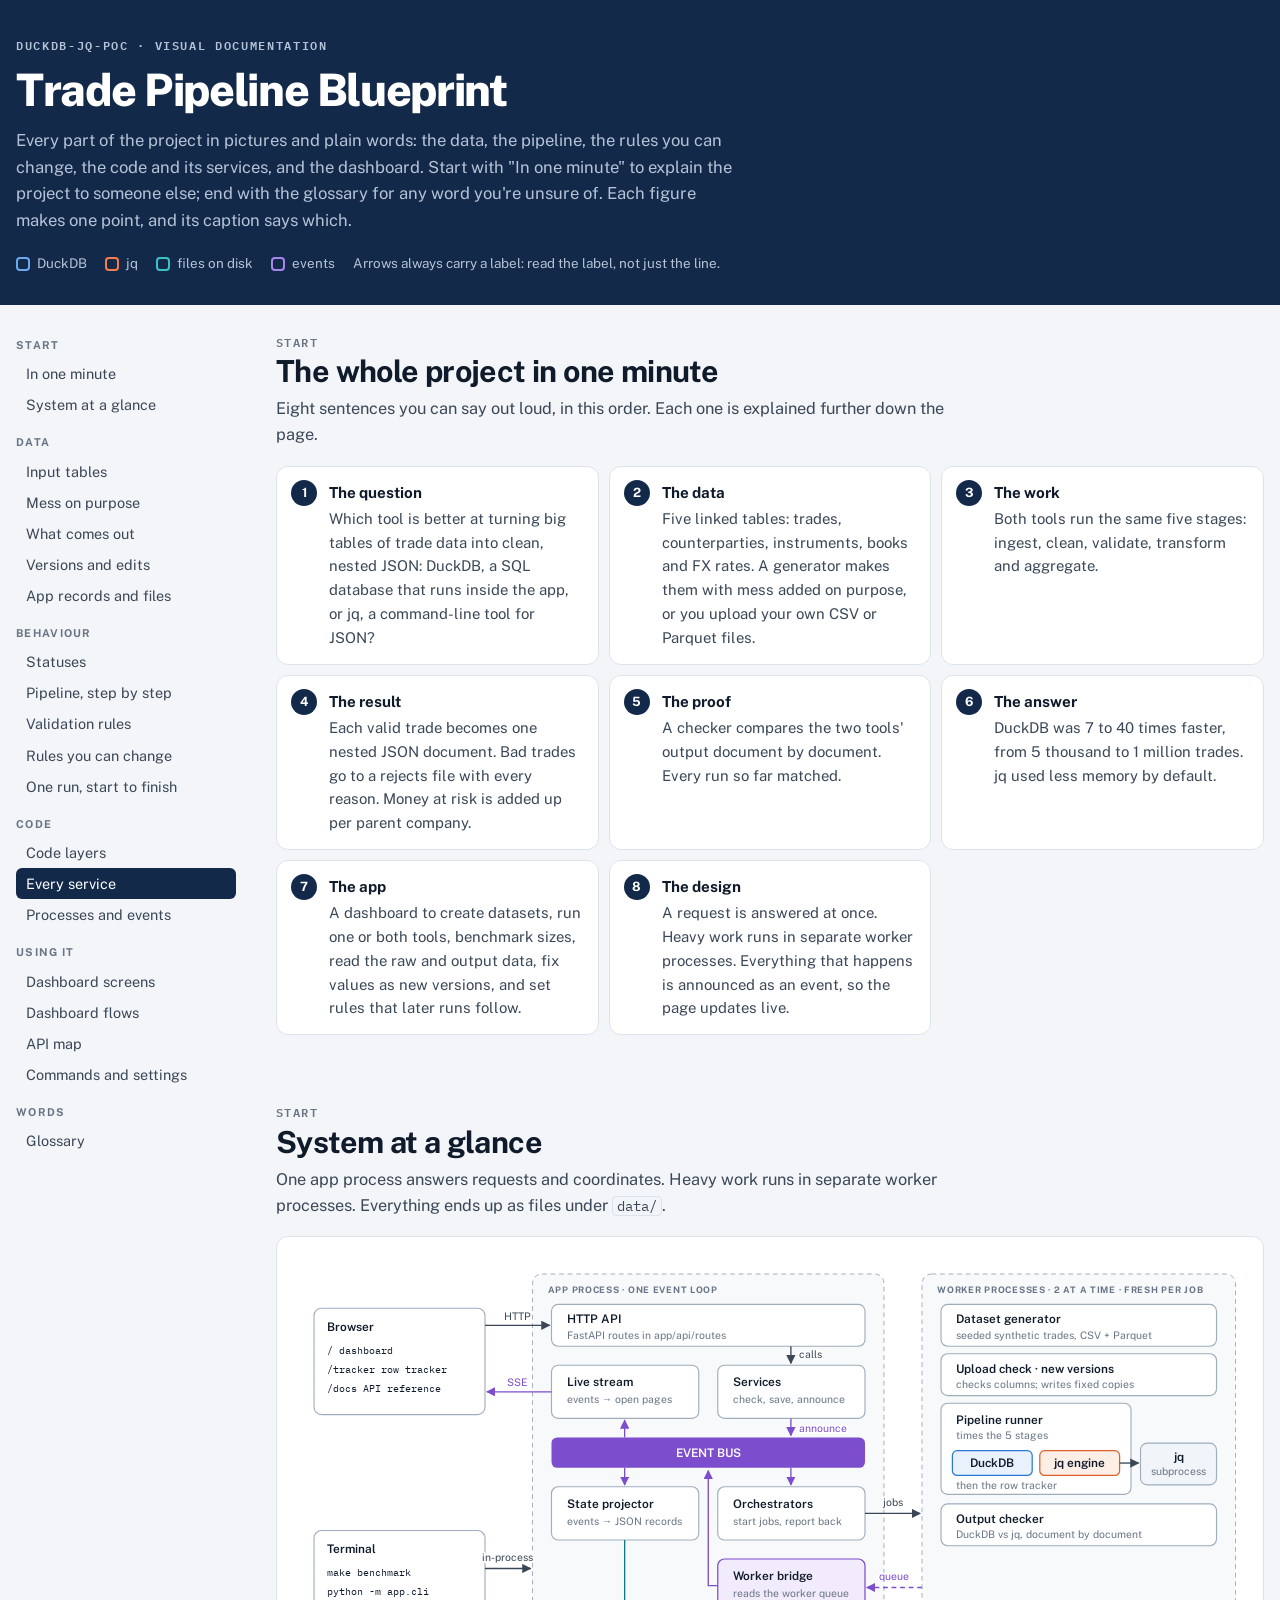
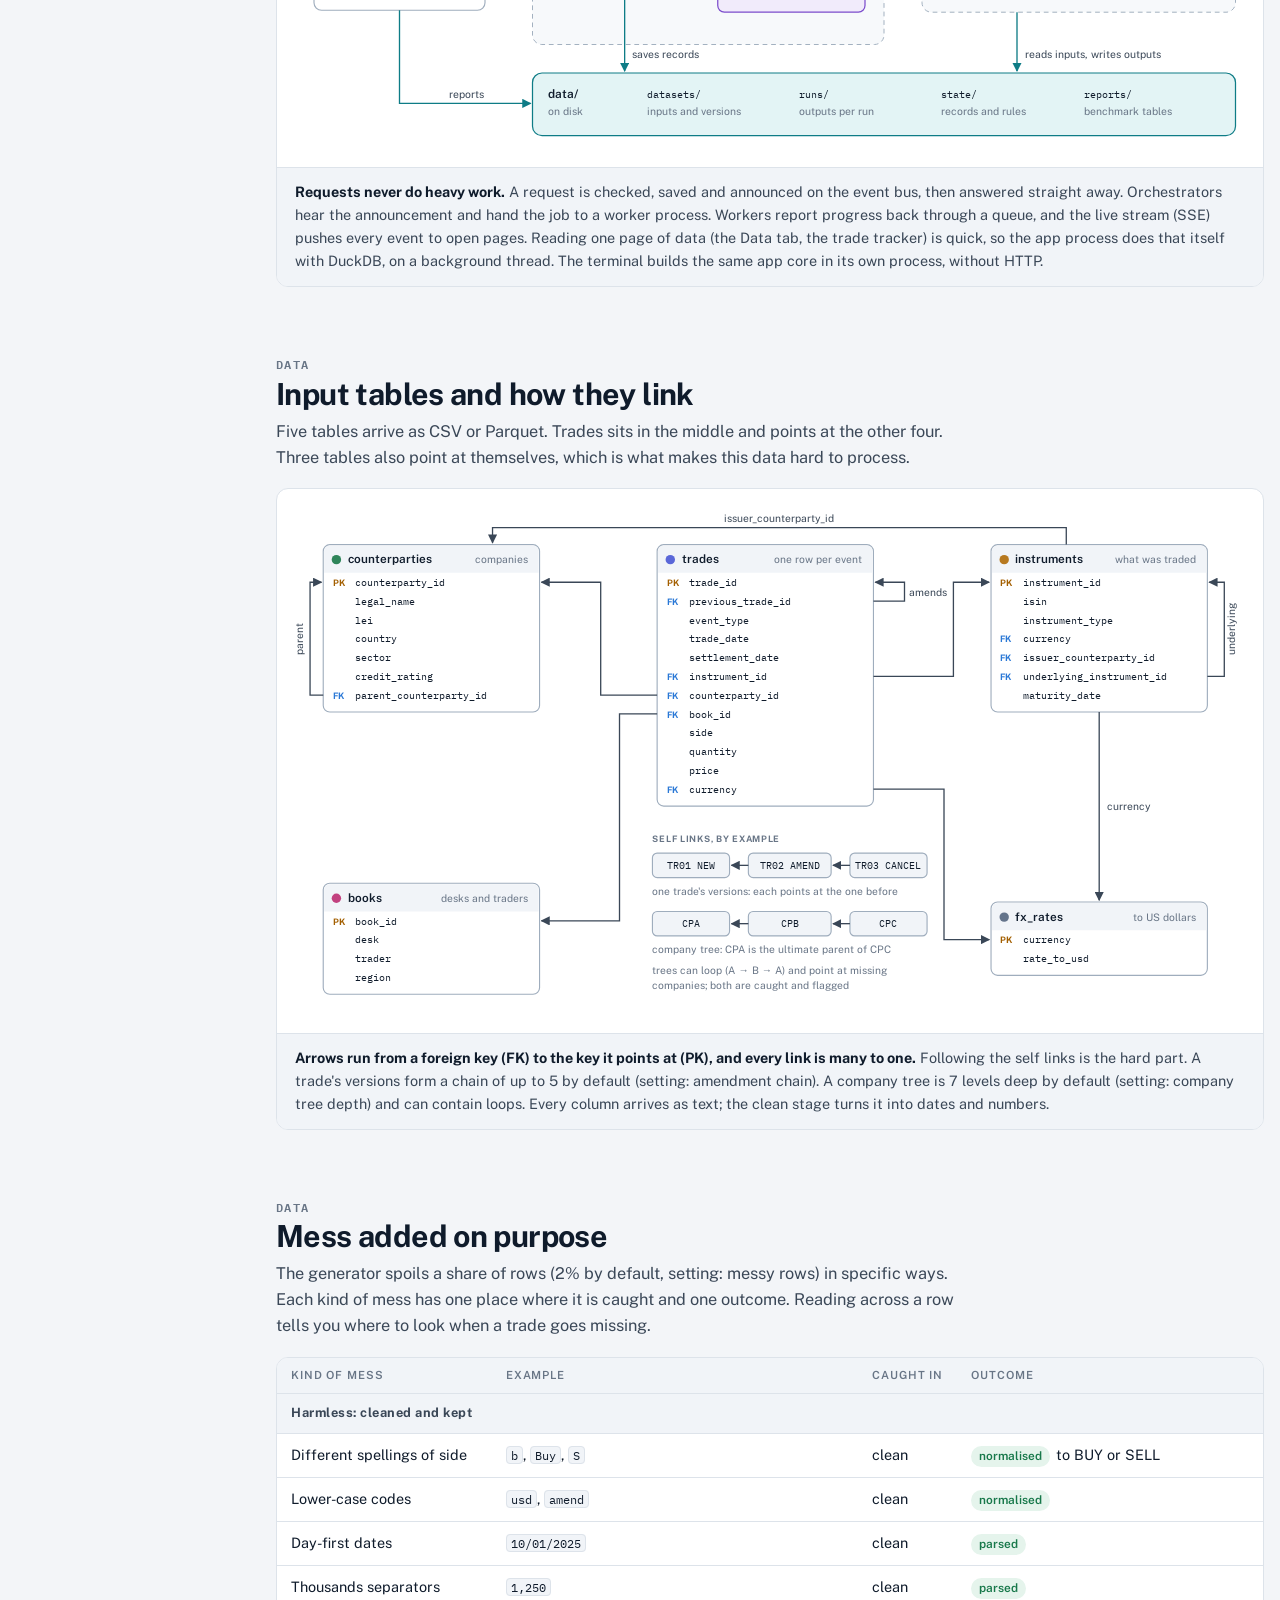
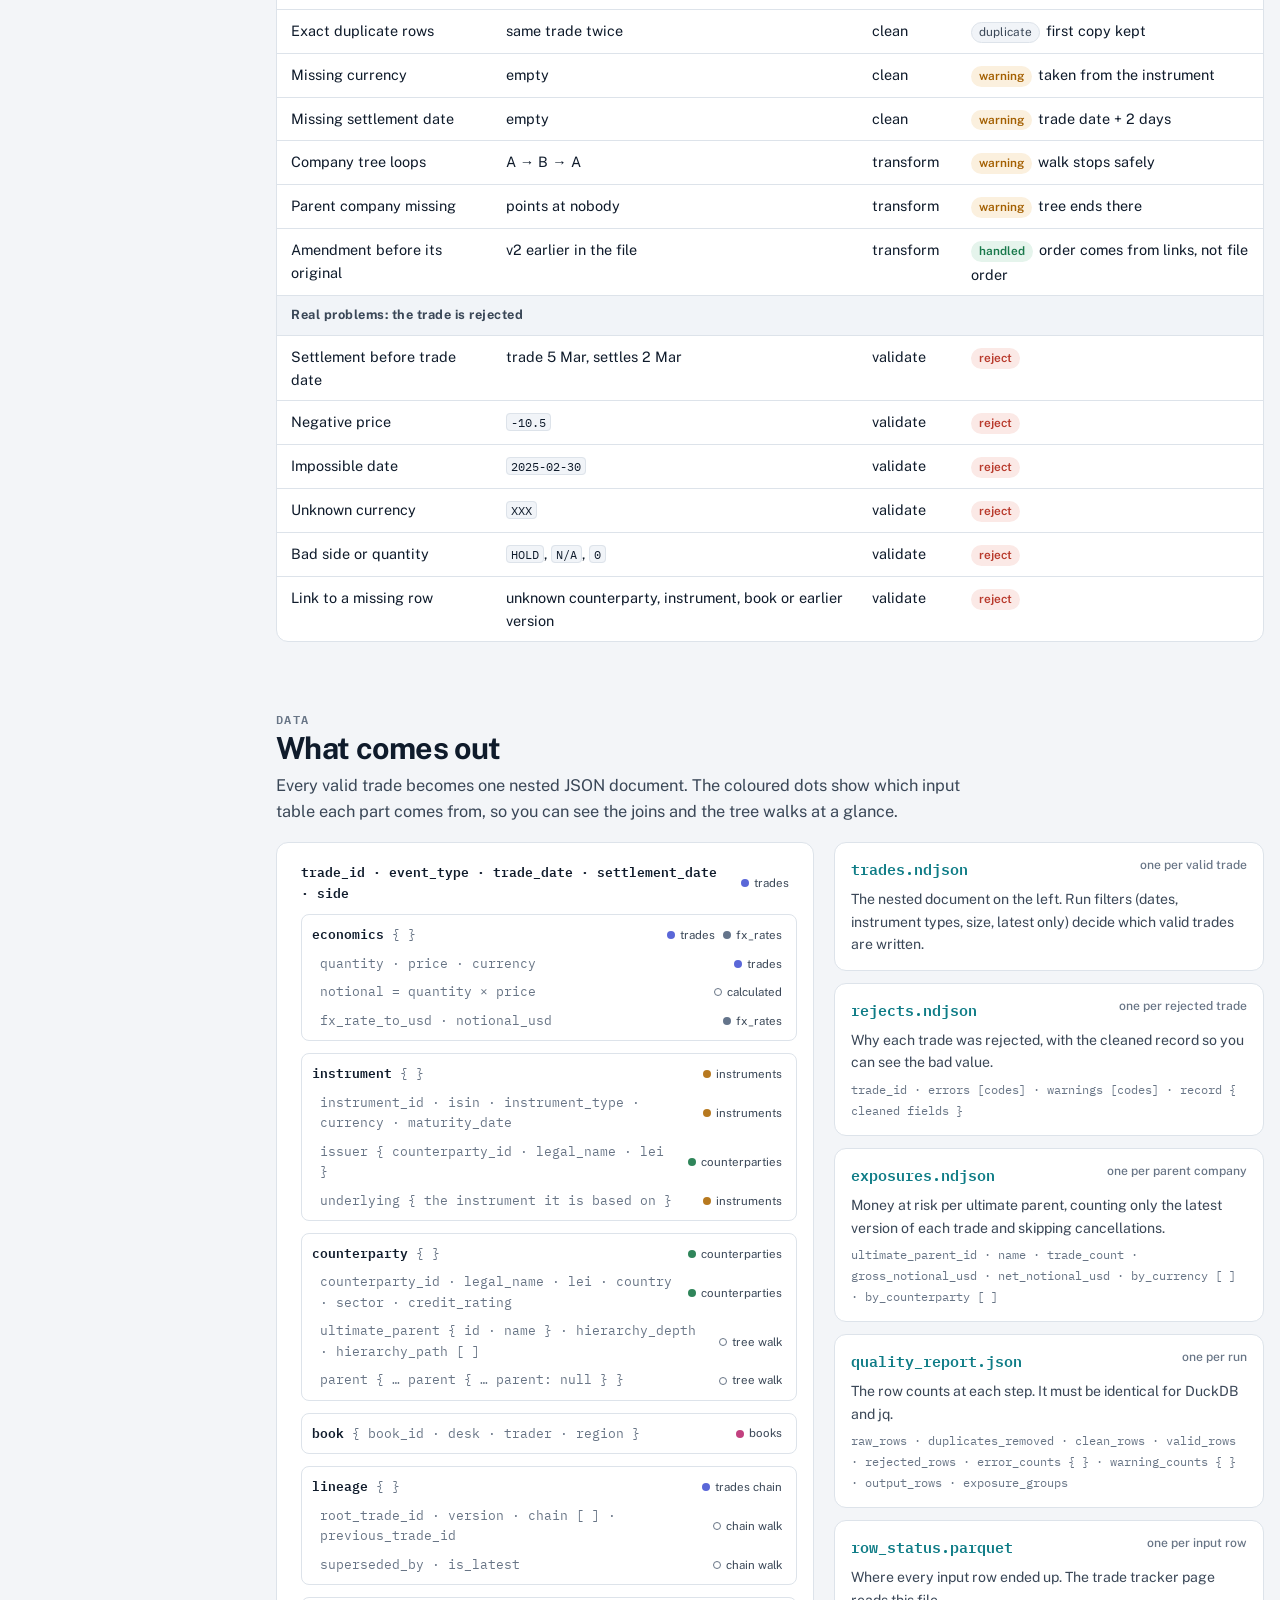
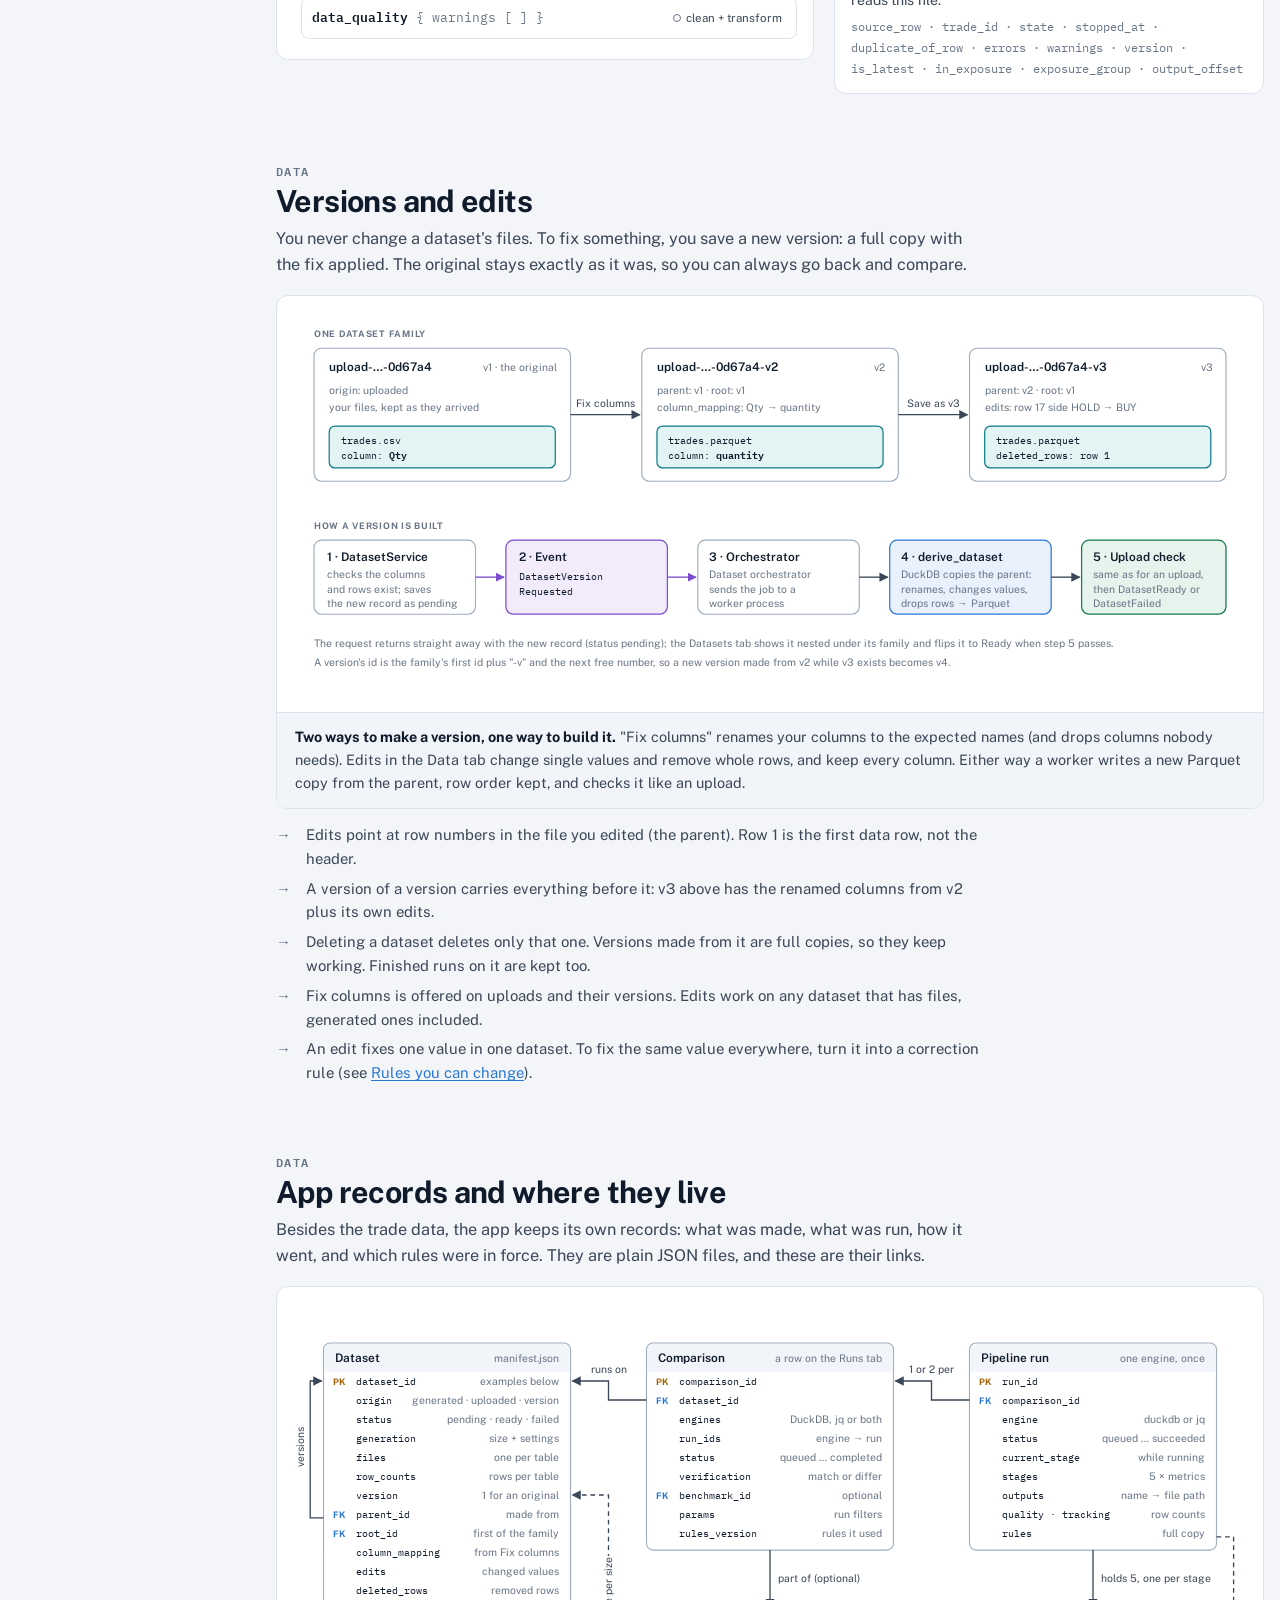
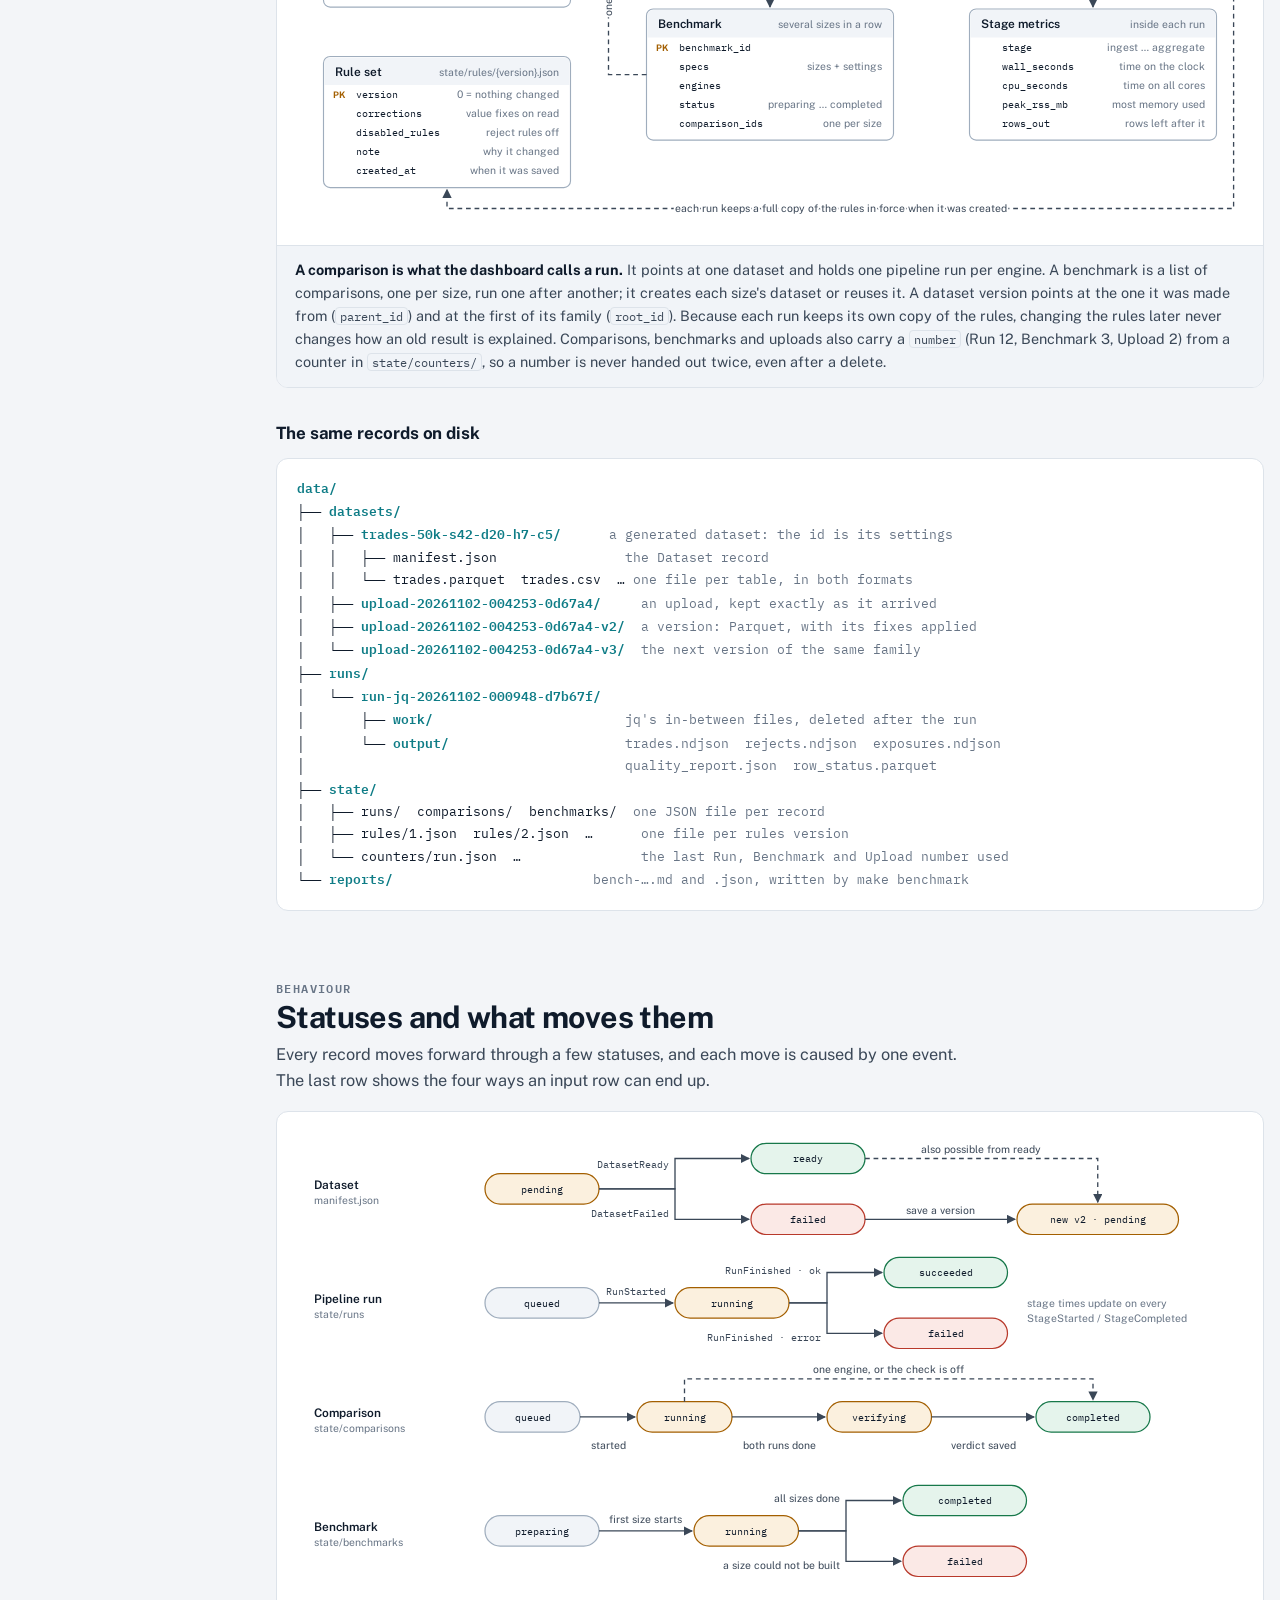
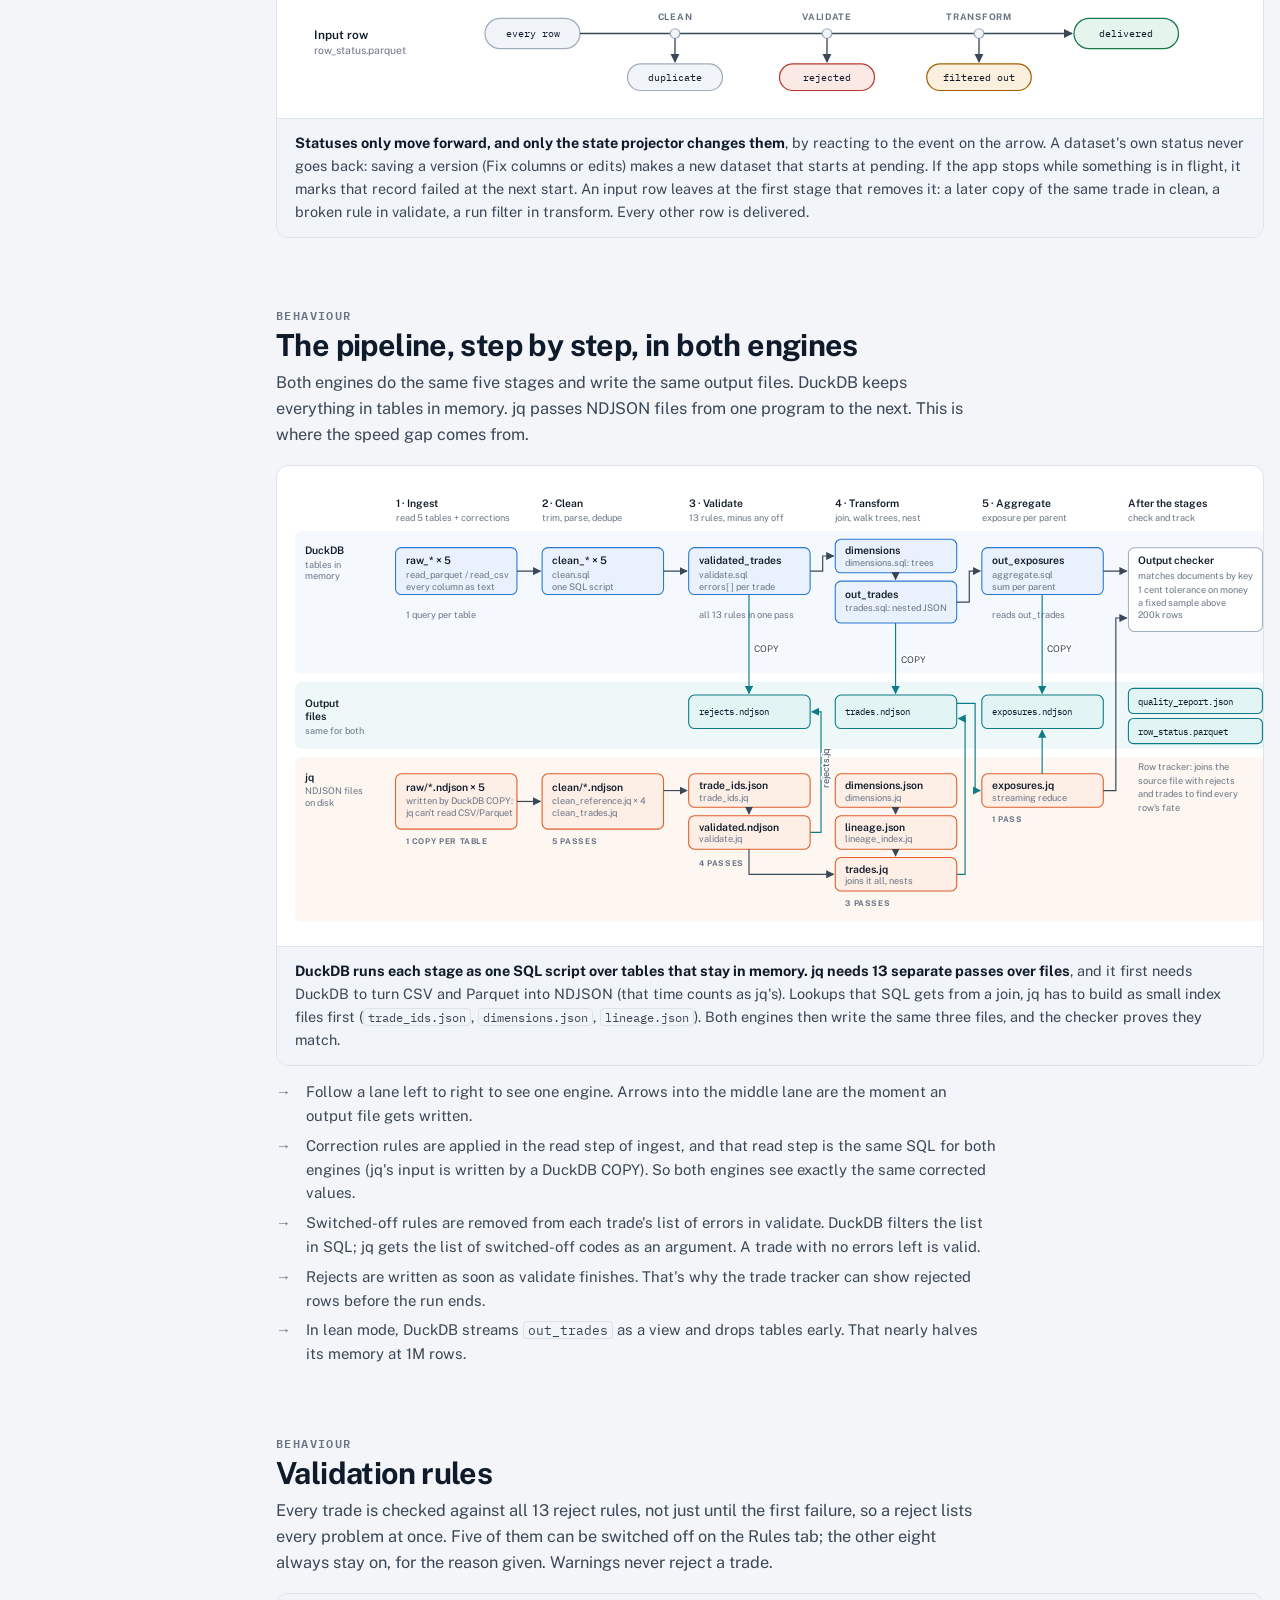
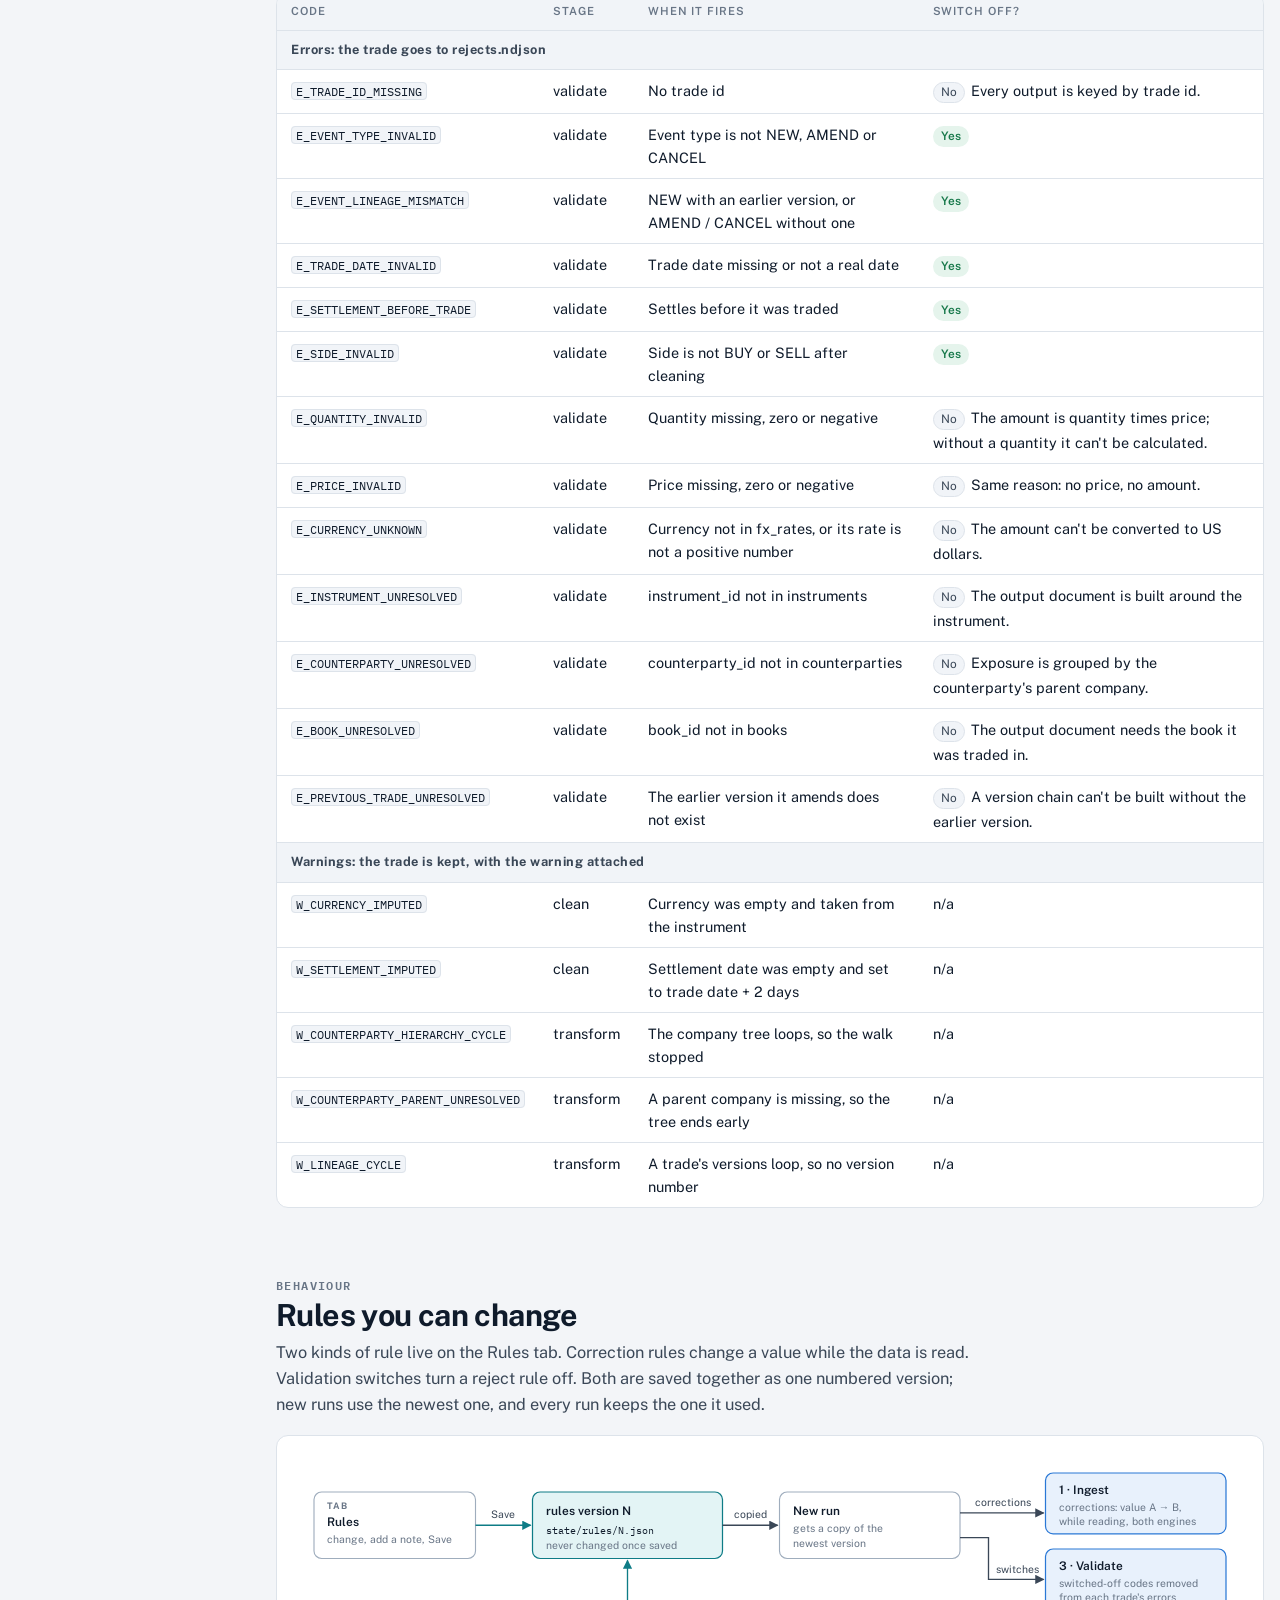
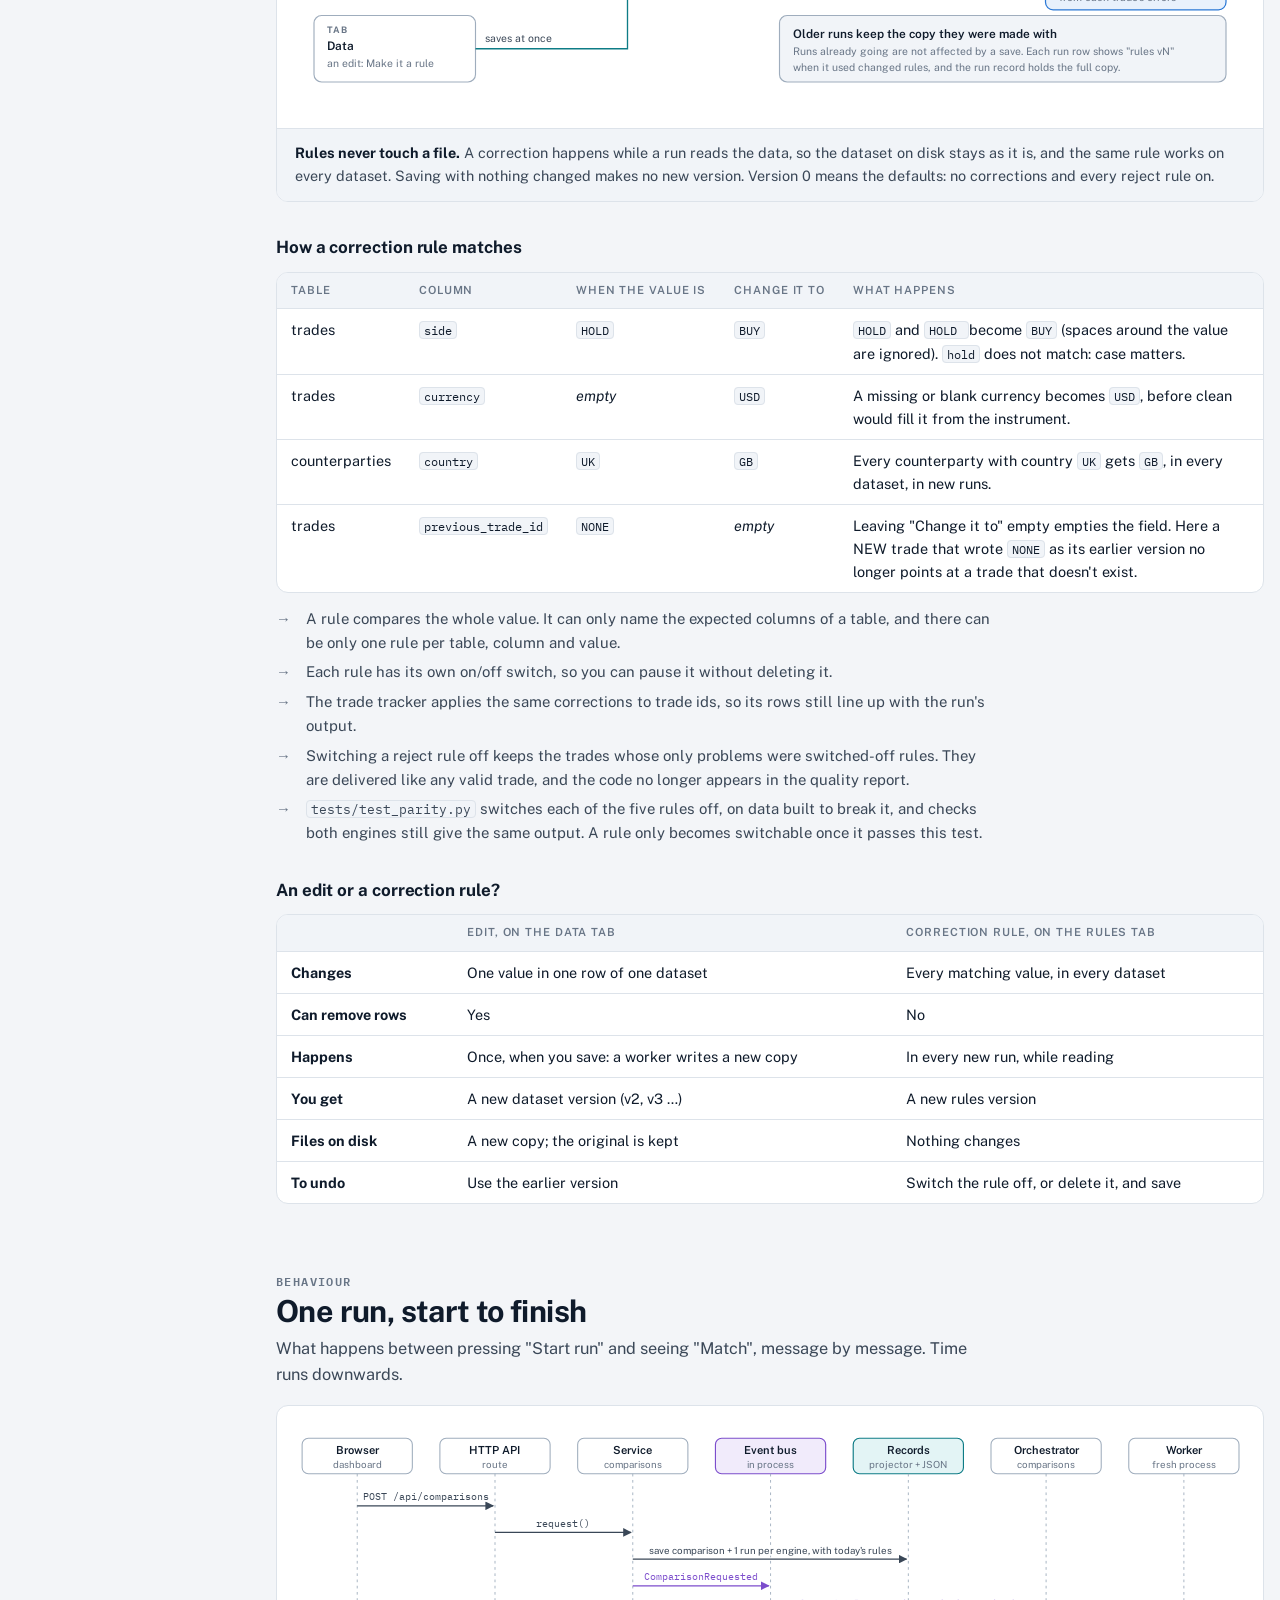
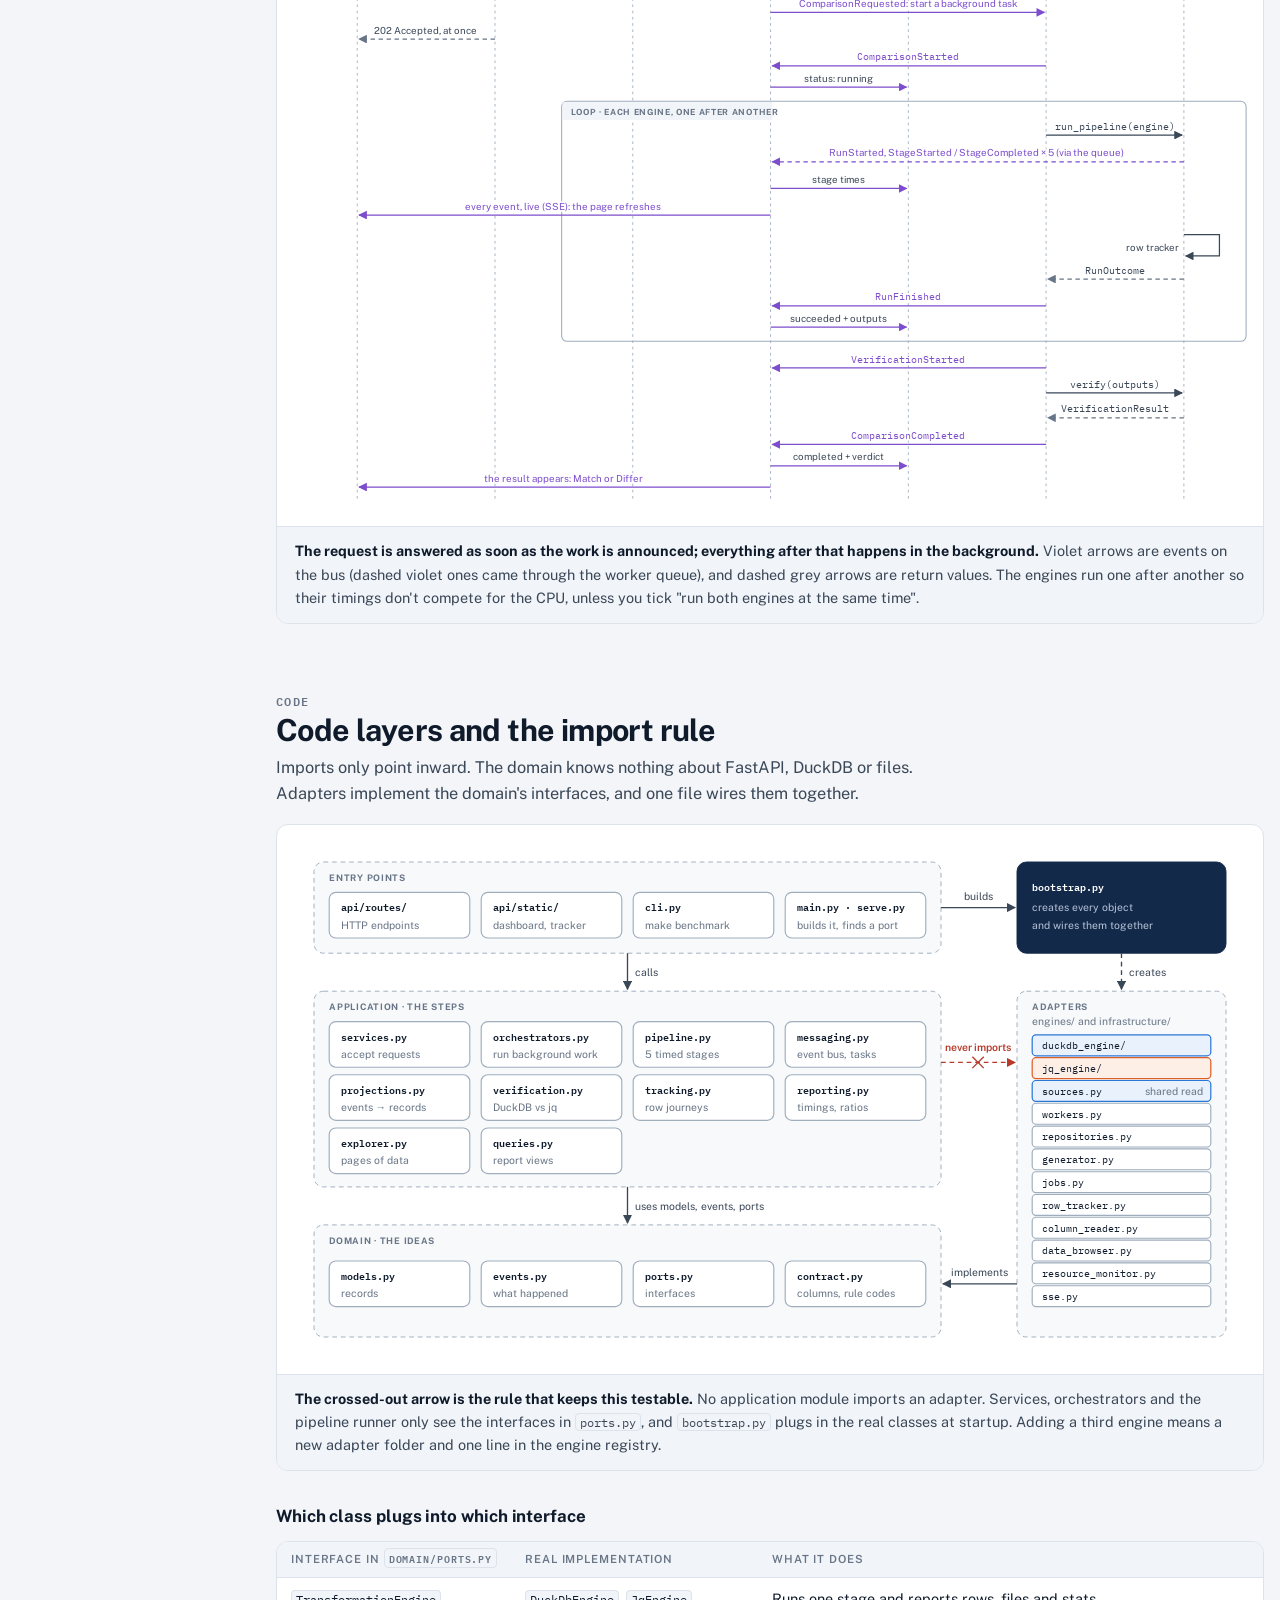
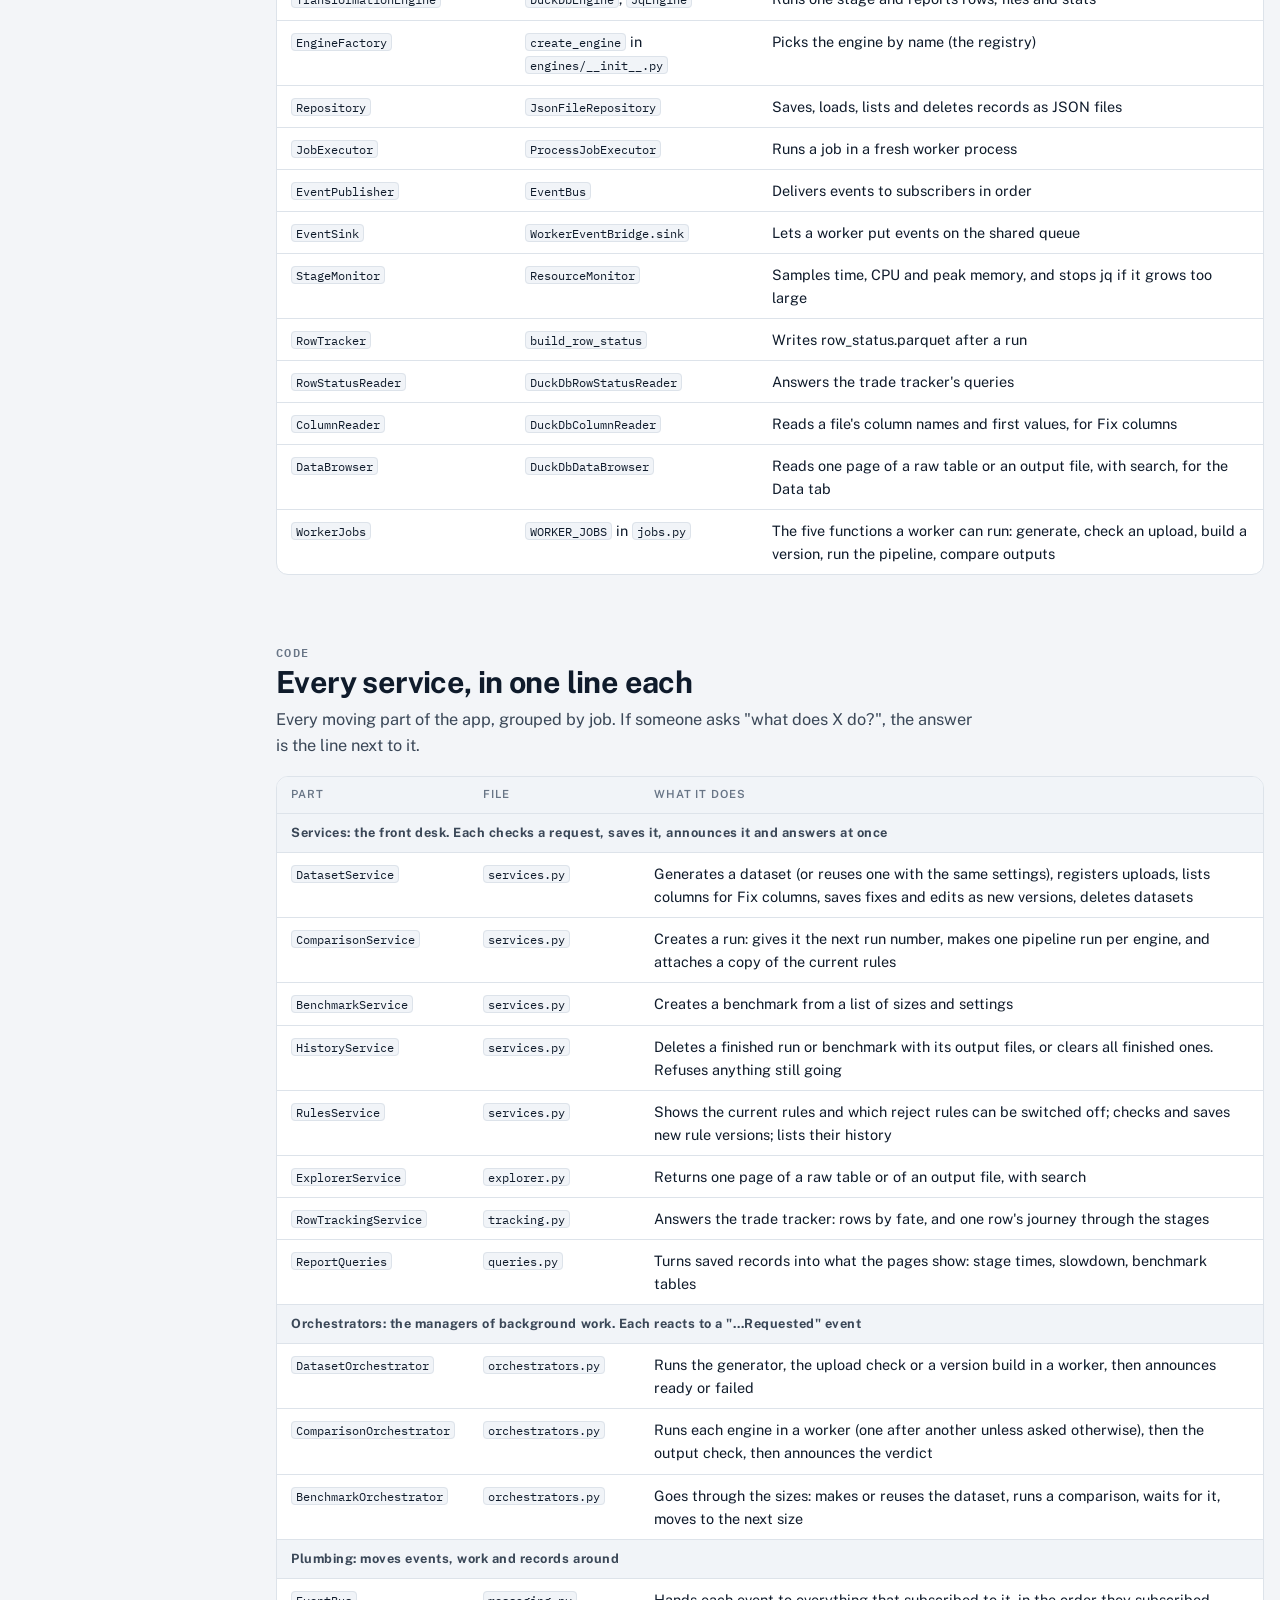
<file: docs/blueprint.html>
<!doctype html>
<html lang="en">
<meta charset="utf-8">
<meta name="viewport" content="width=device-width, initial-scale=1, viewport-fit=cover">
<title>Trade Pipeline Blueprint</title>
<link rel="preconnect" href="https://fonts.googleapis.com">
<link rel="preconnect" href="https://fonts.gstatic.com" crossorigin>
<link rel="stylesheet" href="https://fonts.googleapis.com/css2?family=IBM+Plex+Mono:wght@400;500;600&family=Public+Sans:wght@400;500;600;700;800&display=swap">
<style>
/* Layout: an engineering blueprint. Navy title band with the colour key, sticky contents on the left,
   one figure per claim on the right. Colours carry meaning and repeat everywhere:
   blue DuckDB, orange jq, cyan files on disk, violet events, plus one dot colour per input table. */
:root {
  --bg: #f3f5f8;
  --surface: #ffffff;
  --surface-2: #f1f4f8;
  --zone: #f7f9fb;
  --ink: #0f1b2b;
  --ink-2: #3a4757;
  --ink-3: #687586;
  --line: #dde3ea;
  --line-strong: #9fadbd;
  --brand: #13294a;
  --on-brand: #ffffff;
  --on-brand-2: #b6c3d6;
  --duck: #2a78d6;
  --duck-soft: #e8f1fc;
  --jq: #dd5f2b;
  --jq-soft: #fdeee6;
  --file: #0e7c86;
  --file-soft: #e3f4f5;
  --event: #7c4dcc;
  --event-soft: #f1ebfb;
  --panel: #13294a;
  --panel-soft: #e9eef6;
  --good: #17784a;
  --good-soft: #e5f4ec;
  --warn: #a35f00;
  --warn-soft: #fbf0de;
  --bad: #b8392b;
  --bad-soft: #fbe9e6;
  --c-trades: #5a67d8;
  --c-cpty: #2f855a;
  --c-instr: #b7791f;
  --c-books: #c2417f;
  --c-fx: #64748b;
  --font-body: "Public Sans", "Helvetica Neue", Arial, sans-serif;
  --font-mono: "IBM Plex Mono", ui-monospace, "SFMono-Regular", Menlo, monospace;
}
@media (prefers-color-scheme: dark) {
  :root:not([data-theme="light"]) {
    color-scheme: dark;
    --bg: #0a0f17; --surface: #111925; --surface-2: #172131; --zone: #0e1520;
    --ink: #e8edf3; --ink-2: #b6c1ce; --ink-3: #8b98a9; --line: #243143; --line-strong: #4a5b71;
    --brand: #0f1f35; --on-brand: #ffffff; --on-brand-2: #a2b3ca;
    --duck: #5aa0f0; --duck-soft: #14253b; --jq: #f2804f; --jq-soft: #33201a;
    --file: #3cc0c9; --file-soft: #0f2a2e; --event: #a985ee; --event-soft: #241a38;
    --panel: #8fb2e6; --panel-soft: #16233a;
    --good: #4cc38a; --good-soft: #12291f; --warn: #e0a040; --warn-soft: #2d2213; --bad: #ef7466; --bad-soft: #2e1916;
    --c-trades: #8e98f0; --c-cpty: #5ec48d; --c-instr: #e2a94a; --c-books: #ec7fb1; --c-fx: #9aa9be;
  }
}
:root[data-theme="dark"] {
  color-scheme: dark;
  --bg: #0a0f17; --surface: #111925; --surface-2: #172131; --zone: #0e1520;
  --ink: #e8edf3; --ink-2: #b6c1ce; --ink-3: #8b98a9; --line: #243143; --line-strong: #4a5b71;
  --brand: #0f1f35; --on-brand: #ffffff; --on-brand-2: #a2b3ca;
  --duck: #5aa0f0; --duck-soft: #14253b; --jq: #f2804f; --jq-soft: #33201a;
  --file: #3cc0c9; --file-soft: #0f2a2e; --event: #a985ee; --event-soft: #241a38;
  --panel: #8fb2e6; --panel-soft: #16233a;
  --good: #4cc38a; --good-soft: #12291f; --warn: #e0a040; --warn-soft: #2d2213; --bad: #ef7466; --bad-soft: #2e1916;
  --c-trades: #8e98f0; --c-cpty: #5ec48d; --c-instr: #e2a94a; --c-books: #ec7fb1; --c-fx: #9aa9be;
}
* { box-sizing: border-box; }
html { scroll-behavior: smooth; scroll-padding-top: 20px; }
@media (max-width: 1000px) { html { scroll-padding-top: 68px; } }
@media (prefers-reduced-motion: reduce) { html { scroll-behavior: auto; } }
body { margin: 0; background: var(--bg); color: var(--ink); font: 15px/1.6 var(--font-body); overflow-x: clip; }
body::before { content: ""; position: fixed; inset: 0 0 auto; height: env(safe-area-inset-top, 0px); z-index: 10; background: var(--brand); }
a { color: var(--duck); text-underline-offset: 2px; }
code, .mono { font-family: var(--font-mono); font-size: 0.85em; }
code { background: var(--surface-2); border: 1px solid var(--line); border-radius: 4px; padding: 0 4px; overflow-wrap: anywhere; }
:focus-visible { outline: 2px solid var(--duck); outline-offset: 2px; border-radius: 4px; }
.gutter { padding-left: max(16px, env(safe-area-inset-left, 0px)); padding-right: max(16px, env(safe-area-inset-right, 0px)); }

/* title band */
.hero { background: var(--brand); color: var(--on-brand); }
.hero .inner { max-width: 1320px; margin: 0 auto; padding-block: 40px 30px; display: grid; gap: 14px; }
.hero .kicker { font: 600 0.74rem/1 var(--font-mono); letter-spacing: 0.14em; text-transform: uppercase; color: var(--on-brand-2); }
.hero h1 { margin: 0; font-size: clamp(1.9rem, 4vw, 2.8rem); font-weight: 800; letter-spacing: -0.03em; line-height: 1.05; }
.hero p { margin: 0; color: var(--on-brand-2); max-width: 72ch; font-size: 1.04rem; }
.key { display: flex; flex-wrap: wrap; gap: 8px 18px; margin-top: 6px; font-size: 0.84rem; color: var(--on-brand-2); }
.key span { display: inline-flex; align-items: center; gap: 7px; }
.key i { width: 14px; height: 14px; border-radius: 4px; border: 2px solid; display: inline-block; }

/* layout */
.layout { max-width: 1320px; margin: 0 auto; display: grid; grid-template-columns: 220px minmax(0, 1fr); gap: 40px; padding-block: 32px 80px; }
@media (max-width: 1000px) { .layout { grid-template-columns: minmax(0, 1fr); gap: 16px; padding-block: 16px 64px; } }
nav.toc { position: sticky; top: calc(env(safe-area-inset-top, 0px) + 20px); align-self: start; display: grid; gap: 14px; font-size: 0.9rem; }
nav.toc h4 { margin: 0 0 4px; font-size: 0.68rem; letter-spacing: 0.12em; text-transform: uppercase; color: var(--ink-3); }
nav.toc a { display: block; padding: 4px 10px; border-radius: 6px; color: var(--ink-2); text-decoration: none; }
nav.toc a:hover { background: var(--surface); color: var(--ink); }
nav.toc a.on { background: var(--brand); color: var(--on-brand); }
@media (max-width: 1000px) {
  nav.toc { position: sticky; top: env(safe-area-inset-top, 0px); z-index: 4; background: var(--bg); display: flex; overflow-x: auto; gap: 4px; padding-block: 8px; scrollbar-width: none; border-bottom: 1px solid var(--line); }
  nav.toc h4 { display: none; }
  nav.toc div { display: contents; }
  nav.toc a { white-space: nowrap; flex: none; }
}
main { min-width: 0; display: grid; grid-template-columns: minmax(0, 1fr); gap: 72px; }
main > section { min-width: 0; }

/* sections */
section > header { display: grid; gap: 6px; margin-bottom: 18px; max-width: 78ch; }
.eyebrow { font: 600 0.72rem/1 var(--font-mono); letter-spacing: 0.12em; text-transform: uppercase; color: var(--ink-3); }
h2 { margin: 0; font-size: clamp(1.45rem, 2.6vw, 1.9rem); letter-spacing: -0.02em; line-height: 1.15; text-wrap: balance; }
h3 { margin: 32px 0 10px; font-size: 1.06rem; letter-spacing: -0.005em; }
.lead { margin: 0; color: var(--ink-2); font-size: 1.02rem; }
p { max-width: 78ch; }

/* figures */
figure { margin: 0; background: var(--surface); border: 1px solid var(--line); border-radius: 12px; overflow: hidden; }
.scroll { overflow-x: auto; padding: 18px; }
figcaption { padding: 12px 18px 14px; border-top: 1px solid var(--line); color: var(--ink-2); font-size: 0.9rem; background: var(--surface-2); }
figcaption b { color: var(--ink); }
.readme { margin: 14px 0 0; padding: 0; list-style: none; display: grid; gap: 6px; max-width: 80ch; }
.readme li { display: grid; grid-template-columns: 22px minmax(0, 1fr); gap: 8px; font-size: 0.93rem; color: var(--ink-2); }
.readme li::before { content: "→"; color: var(--ink-3); }

/* svg diagrams */
svg.dg { display: block; width: 100%; height: auto; font-family: var(--font-body); }
.dg text { fill: var(--ink); font-size: 12px; }
.dg .t { font-weight: 600; font-size: 12.5px; }
.dg .s { fill: var(--ink-3); font-size: 11px; }
.dg .m { font-family: var(--font-mono); font-size: 11px; }
.dg .k { fill: var(--ink-3); font-size: 9.5px; font-weight: 700; letter-spacing: 0.08em; }
.dg .mid { text-anchor: middle; }
.dg .end { text-anchor: end; }
.dg .box { fill: var(--surface); stroke: var(--line-strong); stroke-width: 1.2; }
.dg .box2 { fill: var(--surface-2); stroke: var(--line-strong); stroke-width: 1.2; }
.dg .hdr { fill: var(--surface-2); }
.dg .zone { fill: var(--zone); stroke: var(--line-strong); stroke-width: 1; stroke-dasharray: 5 4; }
.dg .duck { fill: var(--duck-soft); stroke: var(--duck); stroke-width: 1.3; }
.dg .jq { fill: var(--jq-soft); stroke: var(--jq); stroke-width: 1.3; }
.dg .file { fill: var(--file-soft); stroke: var(--file); stroke-width: 1.3; }
.dg .evt { fill: var(--event-soft); stroke: var(--event); stroke-width: 1.3; }
.dg .panelbox { fill: var(--panel-soft); stroke: var(--panel); stroke-width: 1.3; }
.dg .lane-duck { fill: var(--duck-soft); opacity: 0.45; }
.dg .lane-jq { fill: var(--jq-soft); opacity: 0.55; }
.dg .lane-file { fill: var(--file-soft); opacity: 0.6; }
.dg .bus { fill: var(--event); }
.dg .brandbox { fill: var(--brand); stroke: var(--brand); }
.dg .on { fill: var(--on-brand); }
.dg .on2 { fill: var(--on-brand-2); font-size: 11px; }
.dg .pk { fill: var(--warn); font-size: 9.5px; font-weight: 700; }
.dg .fk { fill: var(--duck); font-size: 9.5px; font-weight: 700; }
.dg .edge { fill: none; stroke: var(--ink-2); stroke-width: 1.4; }
.dg .edge.dash { stroke-dasharray: 5 4; }
.dg .edge.ev { stroke: var(--event); }
.dg .edge.file { stroke: var(--file); }
.dg .edge.bad { stroke: var(--bad); }
.dg .edge.ret { stroke-dasharray: 5 4; stroke: var(--ink-3); }
.dg .life { stroke: var(--line-strong); stroke-width: 1; stroke-dasharray: 3 4; }
.dg .frame { fill: none; stroke: var(--line-strong); stroke-width: 1.2; }
.dg .ah { fill: var(--ink-2); }
.dg .ah-ev { fill: var(--event); }
.dg .ah-bad { fill: var(--bad); }
.dg .ah-file { fill: var(--file); }
.dg .ah-ret { fill: var(--ink-3); }
.dg .lbl { font-size: 11px; fill: var(--ink-2); paint-order: stroke; stroke: var(--surface); stroke-width: 4px; stroke-linejoin: round; }
.dg .lbl.ev { fill: var(--event); }
.dg .lbl.bad { fill: var(--bad); font-weight: 600; }
.dg .st-warn { fill: var(--warn-soft); stroke: var(--warn); stroke-width: 1.3; }
.dg .st-good { fill: var(--good-soft); stroke: var(--good); stroke-width: 1.3; }
.dg .st-bad { fill: var(--bad-soft); stroke: var(--bad); stroke-width: 1.3; }
.dg .st-muted { fill: var(--surface-2); stroke: var(--line-strong); stroke-width: 1.3; }
.dg .dot-trades { fill: var(--c-trades); } .dg .dot-cpty { fill: var(--c-cpty); } .dg .dot-instr { fill: var(--c-instr); }
.dg .dot-books { fill: var(--c-books); } .dg .dot-fx { fill: var(--c-fx); }
.dg .num { fill: var(--event); }
.dg .numt { fill: var(--surface); font-size: 10.5px; font-weight: 700; text-anchor: middle; }

/* tables */
.tw { overflow-x: auto; border: 1px solid var(--line); border-radius: 12px; background: var(--surface); }
table { border-collapse: collapse; width: 100%; font-size: 0.9rem; }
th, td { text-align: left; padding: 9px 14px; border-bottom: 1px solid var(--line); vertical-align: top; }
th { font-size: 0.7rem; letter-spacing: 0.08em; text-transform: uppercase; color: var(--ink-3); background: var(--surface-2); font-weight: 600; white-space: nowrap; }
tr:last-child td { border-bottom: 0; }
td code { white-space: nowrap; }
td.grp { background: var(--surface-2); font-weight: 700; font-size: 0.8rem; letter-spacing: 0.04em; color: var(--ink-2); }
.method { font: 600 0.72rem var(--font-mono); padding: 1px 7px; border-radius: 4px; }
.method.get { background: var(--file-soft); color: var(--file); }
.method.post { background: var(--duck-soft); color: var(--duck); }
.method.delete { background: var(--bad-soft); color: var(--bad); }
.method.put { background: var(--event-soft); color: var(--event); }

/* one-minute pitch */
.pitch { margin: 0; padding: 0; list-style: none; counter-reset: p; display: grid; grid-template-columns: repeat(auto-fit, minmax(min(300px, 100%), 1fr)); gap: 10px; }
.pitch li { counter-increment: p; background: var(--surface); border: 1px solid var(--line); border-radius: 12px; padding: 14px 16px 14px 52px; position: relative; font-size: 0.93rem; color: var(--ink-2); }
.pitch li::before { content: counter(p); position: absolute; left: 14px; top: 13px; width: 26px; height: 26px; border-radius: 50%; background: var(--brand); color: var(--on-brand); font: 700 0.8rem/26px var(--font-body); text-align: center; }
.pitch li b { display: block; color: var(--ink); font-size: 0.95rem; margin-bottom: 2px; }

/* glossary */
.gloss { display: grid; grid-template-columns: repeat(auto-fit, minmax(min(420px, 100%), 1fr)); gap: 14px; }
.gloss section { background: var(--surface); border: 1px solid var(--line); border-radius: 12px; padding: 14px 18px; min-width: 0; }
.gloss h3 { margin: 0 0 8px; font-size: 0.72rem; letter-spacing: 0.1em; text-transform: uppercase; color: var(--ink-3); }
.gloss dl { margin: 0; display: grid; grid-template-columns: minmax(0, 9.5rem) minmax(0, 1fr); gap: 7px 14px; font-size: 0.89rem; }
.gloss dt { font-weight: 700; color: var(--ink); overflow-wrap: anywhere; }
.gloss dd { margin: 0; color: var(--ink-2); }
@media (max-width: 520px) { .gloss dl { grid-template-columns: minmax(0, 1fr); gap: 2px; } .gloss dd { margin-bottom: 8px; } }
.note { margin: 14px 0 0; padding: 12px 16px; border-radius: 10px; background: var(--surface-2); border: 1px solid var(--line); font-size: 0.9rem; color: var(--ink-2); max-width: none; }
.note b { color: var(--ink); }
.tag { display: inline-block; font-size: 0.74rem; padding: 0 7px; border-radius: 999px; border: 1px solid var(--line); background: var(--surface-2); color: var(--ink-2); white-space: nowrap; margin: 1px 2px 1px 0; }
.tag.rej { background: var(--bad-soft); border-color: transparent; color: var(--bad); font-weight: 600; }
.tag.warn { background: var(--warn-soft); border-color: transparent; color: var(--warn); font-weight: 600; }
.tag.ok { background: var(--good-soft); border-color: transparent; color: var(--good); font-weight: 600; }

/* output anatomy */
.anatomy { display: grid; grid-template-columns: minmax(0, 1.25fr) minmax(0, 1fr); gap: 20px; align-items: start; }
@media (max-width: 1100px) { .anatomy { grid-template-columns: minmax(0, 1fr); } }
.doc { background: var(--surface); border: 1px solid var(--line); border-radius: 12px; padding: 16px; font-family: var(--font-mono); font-size: 0.8rem; display: grid; gap: 4px; }
.doc .row { display: grid; grid-template-columns: minmax(0, 1fr) auto; gap: 8px; align-items: center; padding: 3px 8px; border-radius: 6px; }
.doc .row:hover { background: var(--surface-2); }
.doc .k { color: var(--ink); font-weight: 600; }
.doc .v { color: var(--ink-3); font-weight: 400; }
.doc .obj { border: 1px solid var(--line); border-radius: 8px; padding: 6px 6px 6px 10px; display: grid; gap: 2px; margin: 4px 0 4px 8px; }
.doc .obj > .row:first-child { padding-left: 0; }
.src { display: inline-flex; align-items: center; gap: 5px; font-family: var(--font-body); font-size: 0.72rem; color: var(--ink-2); white-space: nowrap; }
.src i { width: 8px; height: 8px; border-radius: 50%; display: inline-block; }
.src.trades i { background: var(--c-trades); } .src.cpty i { background: var(--c-cpty); } .src.instr i { background: var(--c-instr); }
.src.books i { background: var(--c-books); } .src.fx i { background: var(--c-fx); } .src.calc i { background: transparent; border: 1.5px solid var(--ink-3); }
.outs { display: grid; gap: 12px; }
.out { background: var(--surface); border: 1px solid var(--line); border-radius: 12px; padding: 14px 16px; display: grid; gap: 6px; }
.out h4 { margin: 0; font: 600 0.92rem var(--font-mono); color: var(--file); display: flex; justify-content: space-between; gap: 10px; flex-wrap: wrap; }
.out h4 span { font: 500 0.76rem var(--font-body); color: var(--ink-3); }
.out p { margin: 0; font-size: 0.88rem; color: var(--ink-2); }
.out .fields { font-family: var(--font-mono); font-size: 0.76rem; color: var(--ink-3); line-height: 1.7; overflow-wrap: anywhere; }

/* tree */
.tree { margin: 0; padding: 18px 20px; background: var(--surface); border: 1px solid var(--line); border-radius: 12px; font-family: var(--font-mono); font-size: 0.8rem; line-height: 1.75; overflow-x: auto; white-space: pre; color: var(--ink); }
.tree .c { color: var(--ink-3); }
.tree .d { color: var(--file); font-weight: 600; }

/* screen map */
.screens { display: grid; grid-template-columns: repeat(auto-fit, minmax(min(240px, 100%), 1fr)); gap: 12px; }
.scr { background: var(--surface); border: 1px solid var(--line); border-radius: 12px; padding: 14px 16px; display: grid; gap: 8px; align-content: start; }
.scr h4 { margin: 0; font-size: 0.72rem; letter-spacing: 0.1em; text-transform: uppercase; color: var(--ink-3); display: flex; align-items: center; gap: 8px; }
.scr h4 i { width: 12px; height: 12px; border-radius: 3px; border: 1.5px solid; }
.scr ul { margin: 0; padding: 0; list-style: none; display: grid; gap: 6px; }
.scr li { font-size: 0.88rem; color: var(--ink-2); }
.scr li b { color: var(--ink); }
.legend-row { display: flex; flex-wrap: wrap; gap: 6px 16px; margin: 0 0 12px; font-size: 0.84rem; color: var(--ink-2); }
.legend-row span { display: inline-flex; align-items: center; gap: 7px; }
.legend-row i { width: 13px; height: 13px; border-radius: 3px; border: 1.5px solid; display: inline-block; }
.sw-tab { background: var(--surface); border-color: var(--line-strong) !important; }
.sw-panel { background: var(--panel-soft); border-color: var(--panel) !important; }
.sw-dialog { background: var(--event-soft); border-color: var(--event) !important; }
.sw-page { background: var(--file-soft); border-color: var(--file) !important; }
.sw-duck { background: var(--duck-soft); border-color: var(--duck) !important; }
.sw-jq { background: var(--jq-soft); border-color: var(--jq) !important; }
.sw-file { background: var(--file-soft); border-color: var(--file) !important; }
.sw-evt { background: var(--event-soft); border-color: var(--event) !important; }
.sw-good { background: var(--good-soft); border-color: var(--good) !important; }
.sw-bad { background: var(--bad-soft); border-color: var(--bad) !important; }
.key .sw-duck, .key .sw-jq, .key .sw-file, .key .sw-evt { background: transparent; }
.key .sw-duck { border-color: #6aa9f0 !important; } .key .sw-jq { border-color: #f2804f !important; }
.key .sw-file { border-color: #3cc0c9 !important; } .key .sw-evt { border-color: #a985ee !important; }
</style>

<header class="hero">
  <div class="inner gutter">
    <span class="kicker">duckdb-jq-poc · visual documentation</span>
    <h1>Trade Pipeline Blueprint</h1>
    <p>Every part of the project in pictures and plain words: the data, the pipeline, the rules you can change, the code and its services, and the dashboard. Start with "In one minute" to explain the project to someone else; end with the glossary for any word you're unsure of. Each figure makes one point, and its caption says which.</p>
    <div class="key" aria-label="Colour key">
      <span><i class="sw-duck"></i>DuckDB</span>
      <span><i class="sw-jq"></i>jq</span>
      <span><i class="sw-file"></i>files on disk</span>
      <span><i class="sw-evt"></i>events</span>
      <span>Arrows always carry a label: read the label, not just the line.</span>
    </div>
  </div>
</header>

<div class="layout gutter">
  <nav class="toc" aria-label="Contents">
    <div><h4>Start</h4>
      <a href="#minute">In one minute</a>
      <a href="#system">System at a glance</a></div>
    <div><h4>Data</h4>
      <a href="#inputs">Input tables</a>
      <a href="#mess">Mess on purpose</a>
      <a href="#outputs">What comes out</a>
      <a href="#versions">Versions and edits</a>
      <a href="#records">App records and files</a></div>
    <div><h4>Behaviour</h4>
      <a href="#statuses">Statuses</a>
      <a href="#pipeline">Pipeline, step by step</a>
      <a href="#rules">Validation rules</a>
      <a href="#changing">Rules you can change</a>
      <a href="#sequence">One run, start to finish</a></div>
    <div><h4>Code</h4>
      <a href="#layers">Code layers</a>
      <a href="#services">Every service</a>
      <a href="#events">Processes and events</a></div>
    <div><h4>Using it</h4>
      <a href="#screens">Dashboard screens</a>
      <a href="#flows">Dashboard flows</a>
      <a href="#api">API map</a>
      <a href="#commands">Commands and settings</a></div>
    <div><h4>Words</h4>
      <a href="#glossary">Glossary</a></div>
  </nav>

  <main>

<!-- ============ ONE MINUTE ============ -->
<section id="minute">
  <header>
    <span class="eyebrow">Start</span>
    <h2>The whole project in one minute</h2>
    <p class="lead">Eight sentences you can say out loud, in this order. Each one is explained further down the page.</p>
  </header>
  <ol class="pitch">
    <li><b>The question</b>Which tool is better at turning big tables of trade data into clean, nested JSON: DuckDB, a SQL database that runs inside the app, or jq, a command-line tool for JSON?</li>
    <li><b>The data</b>Five linked tables: trades, counterparties, instruments, books and FX rates. A generator makes them with mess added on purpose, or you upload your own CSV or Parquet files.</li>
    <li><b>The work</b>Both tools run the same five stages: ingest, clean, validate, transform and aggregate.</li>
    <li><b>The result</b>Each valid trade becomes one nested JSON document. Bad trades go to a rejects file with every reason. Money at risk is added up per parent company.</li>
    <li><b>The proof</b>A checker compares the two tools' output document by document. Every run so far matched.</li>
    <li><b>The answer</b>DuckDB was 7 to 40 times faster, from 5 thousand to 1 million trades. jq used less memory by default.</li>
    <li><b>The app</b>A dashboard to create datasets, run one or both tools, benchmark sizes, read the raw and output data, fix values as new versions, and set rules that later runs follow.</li>
    <li><b>The design</b>A request is answered at once. Heavy work runs in separate worker processes. Everything that happens is announced as an event, so the page updates live.</li>
  </ol>
</section>

<!-- ============ SYSTEM ============ -->
<section id="system">
  <header>
    <span class="eyebrow">Start</span>
    <h2>System at a glance</h2>
    <p class="lead">One app process answers requests and coordinates. Heavy work runs in separate worker processes. Everything ends up as files under <code>data/</code>.</p>
  </header>
  <figure>
    <div class="scroll"><svg class="dg" viewBox="0 0 1000 520" style="min-width:820px" role="img" aria-label="The browser talks HTTP to the app process and receives live events. Inside the app process, services announce events on an event bus; the projector saves records, the live stream pushes to browsers, orchestrators submit jobs to worker processes. Workers send events back through a queue and read and write files under data.">
      <defs>
        <marker id="s1a" viewBox="0 0 10 10" refX="9" refY="5" markerWidth="7" markerHeight="7" orient="auto-start-reverse"><path class="ah" d="M0 0L10 5L0 10z"/></marker>
        <marker id="s1e" viewBox="0 0 10 10" refX="9" refY="5" markerWidth="7" markerHeight="7" orient="auto-start-reverse"><path class="ah-ev" d="M0 0L10 5L0 10z"/></marker>
        <marker id="s1f" viewBox="0 0 10 10" refX="9" refY="5" markerWidth="7" markerHeight="7" orient="auto-start-reverse"><path class="ah-file" d="M0 0L10 5L0 10z"/></marker>
      </defs>
      <!-- you -->
      <rect class="box" x="20" y="56" width="180" height="112" rx="8"/>
      <text class="t" x="34" y="80">Browser</text>
      <text class="m" x="34" y="104">/  dashboard</text>
      <text class="m" x="34" y="124">/tracker  row tracker</text>
      <text class="m" x="34" y="144">/docs  API reference</text>
      <rect class="box" x="20" y="290" width="180" height="84" rx="8"/>
      <text class="t" x="34" y="314">Terminal</text>
      <text class="m" x="34" y="338">make benchmark</text>
      <text class="m" x="34" y="358">python -m app.cli</text>

      <!-- app process -->
      <rect class="zone" x="250" y="20" width="370" height="390" rx="10"/>
      <text class="k" x="266" y="40">APP PROCESS · ONE EVENT LOOP</text>
      <rect class="box" x="270" y="52" width="330" height="44" rx="7"/>
      <text class="t" x="286" y="72">HTTP API</text><text class="s" x="286" y="88">FastAPI routes in app/api/routes</text>
      <rect class="box" x="270" y="116" width="155" height="56" rx="7"/>
      <text class="t" x="286" y="138">Live stream</text><text class="s" x="286" y="156">events → open pages</text>
      <rect class="box" x="445" y="116" width="155" height="56" rx="7"/>
      <text class="t" x="461" y="138">Services</text><text class="s" x="461" y="156">check, save, announce</text>
      <rect class="bus" x="270" y="192" width="330" height="32" rx="6"/>
      <text class="t on mid" x="435" y="213">EVENT BUS</text>
      <rect class="box" x="270" y="244" width="155" height="56" rx="7"/>
      <text class="t" x="286" y="266">State projector</text><text class="s" x="286" y="284">events → JSON records</text>
      <rect class="box" x="445" y="244" width="155" height="56" rx="7"/>
      <text class="t" x="461" y="266">Orchestrators</text><text class="s" x="461" y="284">start jobs, report back</text>
      <rect class="evt" x="445" y="320" width="155" height="56" rx="7"/>
      <text class="t" x="461" y="342">Worker bridge</text><text class="s" x="461" y="360">reads the worker queue</text>
      <path class="edge" d="M522 96V114" marker-end="url(#s1a)"/>
      <path class="edge ev" d="M522 172V190" marker-end="url(#s1e)"/>
      <path class="edge ev" d="M347 192V174" marker-end="url(#s1e)"/>
      <path class="edge ev" d="M347 224V242" marker-end="url(#s1e)"/>
      <path class="edge ev" d="M522 224V242" marker-end="url(#s1e)"/>
      <path class="edge ev" d="M445 348H435V227" marker-end="url(#s1e)"/>
      <text class="lbl" x="530" y="108">calls</text>
      <text class="lbl ev" x="530" y="186">announce</text>

      <!-- browser and terminal links -->
      <path class="edge" d="M200 74H268" marker-end="url(#s1a)"/>
      <text class="lbl mid" x="234" y="68">HTTP</text>
      <path class="edge ev" d="M270 144H202" marker-end="url(#s1e)"/>
      <text class="lbl ev mid" x="234" y="138">SSE</text>
      <path class="edge" d="M200 330H248" marker-end="url(#s1a)"/>
      <text class="lbl mid" x="224" y="322">in-process</text>

      <!-- workers -->
      <rect class="zone" x="660" y="20" width="330" height="356" rx="10"/>
      <text class="k" x="676" y="40">WORKER PROCESSES · 2 AT A TIME · FRESH PER JOB</text>
      <rect class="box" x="680" y="52" width="290" height="44" rx="7"/>
      <text class="t" x="696" y="72">Dataset generator</text><text class="s" x="696" y="88">seeded synthetic trades, CSV + Parquet</text>
      <rect class="box" x="680" y="104" width="290" height="44" rx="7"/>
      <text class="t" x="696" y="124">Upload check · new versions</text><text class="s" x="696" y="140">checks columns; writes fixed copies</text>
      <rect class="box" x="680" y="156" width="200" height="96" rx="7"/>
      <text class="t" x="696" y="178">Pipeline runner</text><text class="s" x="696" y="194">times the 5 stages</text>
      <rect class="duck" x="692" y="206" width="84" height="26" rx="5"/><text class="t mid" x="734" y="223">DuckDB</text>
      <rect class="jq" x="784" y="206" width="84" height="26" rx="5"/><text class="t mid" x="826" y="223">jq engine</text>
      <text class="s" x="696" y="246">then the row tracker</text>
      <rect class="box2" x="890" y="198" width="80" height="44" rx="7"/>
      <text class="t mid" x="930" y="217">jq</text><text class="s mid" x="930" y="232">subprocess</text>
      <path class="edge" d="M868 219H888" marker-end="url(#s1a)"/>
      <rect class="box" x="680" y="262" width="290" height="44" rx="7"/>
      <text class="t" x="696" y="282">Output checker</text><text class="s" x="696" y="298">DuckDB vs jq, document by document</text>

      <path class="edge" d="M600 272H658" marker-end="url(#s1a)"/>
      <text class="lbl mid" x="629" y="264">jobs</text>
      <path class="edge ev dash" d="M660 350H602" marker-end="url(#s1e)"/>
      <text class="lbl ev mid" x="631" y="342">queue</text>

      <!-- disk -->
      <rect class="file" x="250" y="440" width="740" height="66" rx="10"/>
      <text class="t" x="266" y="466">data/</text><text class="s" x="266" y="484">on disk</text>
      <text class="m" x="370" y="466">datasets/</text><text class="s" x="370" y="484">inputs and versions</text>
      <text class="m" x="530" y="466">runs/</text><text class="s" x="530" y="484">outputs per run</text>
      <text class="m" x="680" y="466">state/</text><text class="s" x="680" y="484">records and rules</text>
      <text class="m" x="830" y="466">reports/</text><text class="s" x="830" y="484">benchmark tables</text>
      <path class="edge file" d="M347 300V438" marker-end="url(#s1f)"/>
      <text class="lbl" x="355" y="424">saves records</text>
      <path class="edge file" d="M760 376V438" marker-end="url(#s1f)"/>
      <text class="lbl" x="768" y="424">reads inputs, writes outputs</text>
      <path class="edge file" d="M110 374V472H248" marker-end="url(#s1f)"/>
      <text class="lbl mid" x="180" y="466">reports</text>
    </svg></div>
    <figcaption><b>Requests never do heavy work.</b> A request is checked, saved and announced on the event bus, then answered straight away. Orchestrators hear the announcement and hand the job to a worker process. Workers report progress back through a queue, and the live stream (SSE) pushes every event to open pages. Reading one page of data (the Data tab, the trade tracker) is quick, so the app process does that itself with DuckDB, on a background thread. The terminal builds the same app core in its own process, without HTTP.</figcaption>
  </figure>
</section>

<!-- ============ INPUTS ============ -->
<section id="inputs">
  <header>
    <span class="eyebrow">Data</span>
    <h2>Input tables and how they link</h2>
    <p class="lead">Five tables arrive as CSV or Parquet. Trades sits in the middle and points at the other four. Three tables also point at themselves, which is what makes this data hard to process.</p>
  </header>
  <figure>
    <div class="scroll"><svg class="dg" viewBox="0 0 1010 540" style="min-width:860px" role="img" aria-label="Entity relationship diagram. Trades references counterparties, instruments, books and fx_rates, and its own earlier versions. Counterparties reference their parent company. Instruments reference an issuer counterparty, a currency and an underlying instrument.">
      <defs>
        <marker id="s2a" viewBox="0 0 10 10" refX="9" refY="5" markerWidth="7" markerHeight="7" orient="auto-start-reverse"><path class="ah" d="M0 0L10 5L0 10z"/></marker>
      </defs>
      <!-- counterparties -->
      <rect class="box" x="30" y="40" width="230" height="178" rx="7"/>
      <path class="hdr" d="M31 47a6 6 0 0 1 6-6h216a6 6 0 0 1 6 6v23H31z"/>
      <circle class="dot-cpty" cx="44" cy="56" r="5"/>
      <text class="t" x="56" y="60">counterparties</text><text class="s end" x="248" y="60">companies</text>
      <text class="pk" x="40" y="84">PK</text><text class="m" x="64" y="84">counterparty_id</text>
      <text class="m" x="64" y="104">legal_name</text>
      <text class="m" x="64" y="124">lei</text>
      <text class="m" x="64" y="144">country</text>
      <text class="m" x="64" y="164">sector</text>
      <text class="m" x="64" y="184">credit_rating</text>
      <text class="fk" x="40" y="204">FK</text><text class="m" x="64" y="204">parent_counterparty_id</text>

      <!-- trades -->
      <rect class="box" x="385" y="40" width="230" height="278" rx="7"/>
      <path class="hdr" d="M386 47a6 6 0 0 1 6-6h216a6 6 0 0 1 6 6v23H386z"/>
      <circle class="dot-trades" cx="399" cy="56" r="5"/>
      <text class="t" x="411" y="60">trades</text><text class="s end" x="603" y="60">one row per event</text>
      <text class="pk" x="395" y="84">PK</text><text class="m" x="419" y="84">trade_id</text>
      <text class="fk" x="395" y="104">FK</text><text class="m" x="419" y="104">previous_trade_id</text>
      <text class="m" x="419" y="124">event_type</text>
      <text class="m" x="419" y="144">trade_date</text>
      <text class="m" x="419" y="164">settlement_date</text>
      <text class="fk" x="395" y="184">FK</text><text class="m" x="419" y="184">instrument_id</text>
      <text class="fk" x="395" y="204">FK</text><text class="m" x="419" y="204">counterparty_id</text>
      <text class="fk" x="395" y="224">FK</text><text class="m" x="419" y="224">book_id</text>
      <text class="m" x="419" y="244">side</text>
      <text class="m" x="419" y="264">quantity</text>
      <text class="m" x="419" y="284">price</text>
      <text class="fk" x="395" y="304">FK</text><text class="m" x="419" y="304">currency</text>

      <!-- instruments -->
      <rect class="box" x="740" y="40" width="230" height="178" rx="7"/>
      <path class="hdr" d="M741 47a6 6 0 0 1 6-6h216a6 6 0 0 1 6 6v23H741z"/>
      <circle class="dot-instr" cx="754" cy="56" r="5"/>
      <text class="t" x="766" y="60">instruments</text><text class="s end" x="958" y="60">what was traded</text>
      <text class="pk" x="750" y="84">PK</text><text class="m" x="774" y="84">instrument_id</text>
      <text class="m" x="774" y="104">isin</text>
      <text class="m" x="774" y="124">instrument_type</text>
      <text class="fk" x="750" y="144">FK</text><text class="m" x="774" y="144">currency</text>
      <text class="fk" x="750" y="164">FK</text><text class="m" x="774" y="164">issuer_counterparty_id</text>
      <text class="fk" x="750" y="184">FK</text><text class="m" x="774" y="184">underlying_instrument_id</text>
      <text class="m" x="774" y="204">maturity_date</text>

      <!-- books -->
      <rect class="box" x="30" y="400" width="230" height="118" rx="7"/>
      <path class="hdr" d="M31 407a6 6 0 0 1 6-6h216a6 6 0 0 1 6 6v23H31z"/>
      <circle class="dot-books" cx="44" cy="416" r="5"/>
      <text class="t" x="56" y="420">books</text><text class="s end" x="248" y="420">desks and traders</text>
      <text class="pk" x="40" y="444">PK</text><text class="m" x="64" y="444">book_id</text>
      <text class="m" x="64" y="464">desk</text>
      <text class="m" x="64" y="484">trader</text>
      <text class="m" x="64" y="504">region</text>

      <!-- fx -->
      <rect class="box" x="740" y="420" width="230" height="78" rx="7"/>
      <path class="hdr" d="M741 427a6 6 0 0 1 6-6h216a6 6 0 0 1 6 6v23H741z"/>
      <circle class="dot-fx" cx="754" cy="436" r="5"/>
      <text class="t" x="766" y="440">fx_rates</text><text class="s end" x="958" y="440">to US dollars</text>
      <text class="pk" x="750" y="464">PK</text><text class="m" x="774" y="464">currency</text>
      <text class="m" x="774" y="484">rate_to_usd</text>

      <!-- links -->
      <path class="edge" d="M385 200H325V80H262" marker-end="url(#s2a)"/>
      <path class="edge" d="M385 220H345V440H262" marker-end="url(#s2a)"/>
      <path class="edge" d="M615 180H700V80H738" marker-end="url(#s2a)"/>
      <path class="edge" d="M615 300H690V460H738" marker-end="url(#s2a)"/>
      <path class="edge" d="M615 100H648V80H617" marker-end="url(#s2a)"/>
      <text class="lbl" x="653" y="95">amends</text>
      <path class="edge" d="M30 200H16V80H28" marker-end="url(#s2a)"/>
      <text class="lbl mid" transform="rotate(-90 9 140)" x="9" y="140">parent</text>
      <path class="edge" d="M970 180H988V80H972" marker-end="url(#s2a)"/>
      <text class="lbl mid" transform="rotate(-90 999 130)" x="999" y="130">underlying</text>
      <path class="edge" d="M820 40V22H210V38" marker-end="url(#s2a)"/>
      <text class="lbl mid" x="515" y="16">issuer_counterparty_id</text>
      <path class="edge" d="M855 218V418" marker-end="url(#s2a)"/>
      <text class="lbl" x="863" y="322">currency</text>

      <!-- self links by example -->
      <text class="k" x="380" y="356">SELF LINKS, BY EXAMPLE</text>
      <rect class="box2" x="380" y="368" width="82" height="26" rx="5"/><text class="m mid" x="421" y="385">TR01 NEW</text>
      <rect class="box2" x="482" y="368" width="88" height="26" rx="5"/><text class="m mid" x="526" y="385">TR02 AMEND</text>
      <rect class="box2" x="590" y="368" width="82" height="26" rx="5"/><text class="m mid" x="631" y="385">TR03 CANCEL</text>
      <path class="edge" d="M482 381H464" marker-end="url(#s2a)"/>
      <path class="edge" d="M590 381H572" marker-end="url(#s2a)"/>
      <text class="s" x="380" y="412">one trade's versions: each points at the one before</text>
      <rect class="box2" x="380" y="430" width="82" height="26" rx="5"/><text class="m mid" x="421" y="447">CPA</text>
      <rect class="box2" x="482" y="430" width="88" height="26" rx="5"/><text class="m mid" x="526" y="447">CPB</text>
      <rect class="box2" x="590" y="430" width="82" height="26" rx="5"/><text class="m mid" x="631" y="447">CPC</text>
      <path class="edge" d="M482 443H464" marker-end="url(#s2a)"/>
      <path class="edge" d="M590 443H572" marker-end="url(#s2a)"/>
      <text class="s" x="380" y="474">company tree: CPA is the ultimate parent of CPC</text>
      <text class="s" x="380" y="496">trees can loop (A → B → A) and point at missing</text>
      <text class="s" x="380" y="512">companies; both are caught and flagged</text>
    </svg></div>
    <figcaption><b>Arrows run from a foreign key (FK) to the key it points at (PK), and every link is many to one.</b> Following the self links is the hard part. A trade's versions form a chain of up to 5 by default (setting: amendment chain). A company tree is 7 levels deep by default (setting: company tree depth) and can contain loops. Every column arrives as text; the clean stage turns it into dates and numbers.</figcaption>
  </figure>
</section>

<!-- ============ MESS ============ -->
<section id="mess">
  <header>
    <span class="eyebrow">Data</span>
    <h2>Mess added on purpose</h2>
    <p class="lead">The generator spoils a share of rows (2% by default, setting: messy rows) in specific ways. Each kind of mess has one place where it is caught and one outcome. Reading across a row tells you where to look when a trade goes missing.</p>
  </header>
  <div class="tw"><table>
    <thead><tr><th>Kind of mess</th><th>Example</th><th>Caught in</th><th>Outcome</th></tr></thead>
    <tbody>
      <tr><td class="grp" colspan="4">Harmless: cleaned and kept</td></tr>
      <tr><td>Different spellings of side</td><td><code>b</code>, <code>Buy</code>, <code>S</code></td><td>clean</td><td><span class="tag ok">normalised</span> to BUY or SELL</td></tr>
      <tr><td>Lower-case codes</td><td><code>usd</code>, <code>amend</code></td><td>clean</td><td><span class="tag ok">normalised</span></td></tr>
      <tr><td>Day-first dates</td><td><code>10/01/2025</code></td><td>clean</td><td><span class="tag ok">parsed</span></td></tr>
      <tr><td>Thousands separators</td><td><code>1,250</code></td><td>clean</td><td><span class="tag ok">parsed</span></td></tr>
      <tr><td>Exact duplicate rows</td><td>same trade twice</td><td>clean</td><td><span class="tag">duplicate</span> first copy kept</td></tr>
      <tr><td>Missing currency</td><td>empty</td><td>clean</td><td><span class="tag warn">warning</span> taken from the instrument</td></tr>
      <tr><td>Missing settlement date</td><td>empty</td><td>clean</td><td><span class="tag warn">warning</span> trade date + 2 days</td></tr>
      <tr><td>Company tree loops</td><td>A → B → A</td><td>transform</td><td><span class="tag warn">warning</span> walk stops safely</td></tr>
      <tr><td>Parent company missing</td><td>points at nobody</td><td>transform</td><td><span class="tag warn">warning</span> tree ends there</td></tr>
      <tr><td>Amendment before its original</td><td>v2 earlier in the file</td><td>transform</td><td><span class="tag ok">handled</span> order comes from links, not file order</td></tr>
      <tr><td class="grp" colspan="4">Real problems: the trade is rejected</td></tr>
      <tr><td>Settlement before trade date</td><td>trade 5 Mar, settles 2 Mar</td><td>validate</td><td><span class="tag rej">reject</span></td></tr>
      <tr><td>Negative price</td><td><code>-10.5</code></td><td>validate</td><td><span class="tag rej">reject</span></td></tr>
      <tr><td>Impossible date</td><td><code>2025-02-30</code></td><td>validate</td><td><span class="tag rej">reject</span></td></tr>
      <tr><td>Unknown currency</td><td><code>XXX</code></td><td>validate</td><td><span class="tag rej">reject</span></td></tr>
      <tr><td>Bad side or quantity</td><td><code>HOLD</code>, <code>N/A</code>, <code>0</code></td><td>validate</td><td><span class="tag rej">reject</span></td></tr>
      <tr><td>Link to a missing row</td><td>unknown counterparty, instrument, book or earlier version</td><td>validate</td><td><span class="tag rej">reject</span></td></tr>
    </tbody>
  </table></div>
</section>

<!-- ============ OUTPUTS ============ -->
<section id="outputs">
  <header>
    <span class="eyebrow">Data</span>
    <h2>What comes out</h2>
    <p class="lead">Every valid trade becomes one nested JSON document. The coloured dots show which input table each part comes from, so you can see the joins and the tree walks at a glance.</p>
  </header>
  <div class="anatomy">
    <div class="doc" role="figure" aria-label="Structure of one output trade document with the source table of each field group">
      <div class="row"><span class="k">trade_id · event_type · trade_date · settlement_date · side</span><span class="src trades"><i></i>trades</span></div>
      <div class="obj">
        <div class="row"><span class="k">economics <span class="v">{ }</span></span><span><span class="src trades"><i></i>trades</span> <span class="src fx"><i></i>fx_rates</span></span></div>
        <div class="row"><span class="v">quantity · price · currency</span><span class="src trades"><i></i>trades</span></div>
        <div class="row"><span class="v">notional = quantity × price</span><span class="src calc"><i></i>calculated</span></div>
        <div class="row"><span class="v">fx_rate_to_usd · notional_usd</span><span class="src fx"><i></i>fx_rates</span></div>
      </div>
      <div class="obj">
        <div class="row"><span class="k">instrument <span class="v">{ }</span></span><span class="src instr"><i></i>instruments</span></div>
        <div class="row"><span class="v">instrument_id · isin · instrument_type · currency · maturity_date</span><span class="src instr"><i></i>instruments</span></div>
        <div class="row"><span class="v">issuer { counterparty_id · legal_name · lei }</span><span class="src cpty"><i></i>counterparties</span></div>
        <div class="row"><span class="v">underlying { the instrument it is based on }</span><span class="src instr"><i></i>instruments</span></div>
      </div>
      <div class="obj">
        <div class="row"><span class="k">counterparty <span class="v">{ }</span></span><span class="src cpty"><i></i>counterparties</span></div>
        <div class="row"><span class="v">counterparty_id · legal_name · lei · country · sector · credit_rating</span><span class="src cpty"><i></i>counterparties</span></div>
        <div class="row"><span class="v">ultimate_parent { id · name } · hierarchy_depth · hierarchy_path [ ]</span><span class="src calc"><i></i>tree walk</span></div>
        <div class="row"><span class="v">parent { … parent { … parent: null } }</span><span class="src calc"><i></i>tree walk</span></div>
      </div>
      <div class="obj">
        <div class="row"><span class="k">book <span class="v">{ book_id · desk · trader · region }</span></span><span class="src books"><i></i>books</span></div>
      </div>
      <div class="obj">
        <div class="row"><span class="k">lineage <span class="v">{ }</span></span><span class="src trades"><i></i>trades chain</span></div>
        <div class="row"><span class="v">root_trade_id · version · chain [ ] · previous_trade_id</span><span class="src calc"><i></i>chain walk</span></div>
        <div class="row"><span class="v">superseded_by · is_latest</span><span class="src calc"><i></i>chain walk</span></div>
      </div>
      <div class="obj">
        <div class="row"><span class="k">data_quality <span class="v">{ warnings [ ] }</span></span><span class="src calc"><i></i>clean + transform</span></div>
      </div>
    </div>
    <div class="outs">
      <div class="out"><h4>trades.ndjson <span>one per valid trade</span></h4>
        <p>The nested document on the left. Run filters (dates, instrument types, size, latest only) decide which valid trades are written.</p></div>
      <div class="out"><h4>rejects.ndjson <span>one per rejected trade</span></h4>
        <p>Why each trade was rejected, with the cleaned record so you can see the bad value.</p>
        <div class="fields">trade_id · errors [codes] · warnings [codes] · record { cleaned fields }</div></div>
      <div class="out"><h4>exposures.ndjson <span>one per parent company</span></h4>
        <p>Money at risk per ultimate parent, counting only the latest version of each trade and skipping cancellations.</p>
        <div class="fields">ultimate_parent_id · name · trade_count · gross_notional_usd · net_notional_usd · by_currency [ ] · by_counterparty [ ]</div></div>
      <div class="out"><h4>quality_report.json <span>one per run</span></h4>
        <p>The row counts at each step. It must be identical for DuckDB and jq.</p>
        <div class="fields">raw_rows · duplicates_removed · clean_rows · valid_rows · rejected_rows · error_counts { } · warning_counts { } · output_rows · exposure_groups</div></div>
      <div class="out"><h4>row_status.parquet <span>one per input row</span></h4>
        <p>Where every input row ended up. The trade tracker page reads this file.</p>
        <div class="fields">source_row · trade_id · state · stopped_at · duplicate_of_row · errors · warnings · version · is_latest · in_exposure · exposure_group · output_offset</div></div>
    </div>
  </div>
</section>

<!-- ============ VERSIONS ============ -->
<section id="versions">
  <header>
    <span class="eyebrow">Data</span>
    <h2>Versions and edits</h2>
    <p class="lead">You never change a dataset's files. To fix something, you save a new version: a full copy with the fix applied. The original stays exactly as it was, so you can always go back and compare.</p>
  </header>
  <figure>
    <div class="scroll"><svg class="dg" viewBox="0 0 1000 400" style="min-width:860px" role="img" aria-label="A dataset family. The original upload is version 1. Fix columns makes version 2 with renamed columns. Editing version 2 in the Data tab makes version 3 with one changed value and one removed row. Below, the steps that build a version: the service checks and saves it as pending, an event starts a worker job that writes Parquet files, then the same check as an upload marks it ready.">
      <defs>
        <marker id="s11a" viewBox="0 0 10 10" refX="9" refY="5" markerWidth="7" markerHeight="7" orient="auto-start-reverse"><path class="ah" d="M0 0L10 5L0 10z"/></marker>
        <marker id="s11e" viewBox="0 0 10 10" refX="9" refY="5" markerWidth="7" markerHeight="7" orient="auto-start-reverse"><path class="ah-ev" d="M0 0L10 5L0 10z"/></marker>
      </defs>
      <text class="k" x="20" y="24">ONE DATASET FAMILY</text>
      <!-- v1 -->
      <rect class="box" x="20" y="36" width="270" height="140" rx="8"/>
      <text class="t" x="36" y="60">upload-…-0d67a4</text><text class="s end" x="276" y="60">v1 · the original</text>
      <text class="s" x="36" y="84">origin: uploaded</text>
      <text class="s" x="36" y="102">your files, kept as they arrived</text>
      <rect class="file" x="36" y="118" width="238" height="44" rx="6"/>
      <text class="m" x="48" y="137">trades.csv</text>
      <text class="m" x="48" y="153">column: <tspan font-weight="600">Qty</tspan></text>

      <!-- v2 -->
      <rect class="box" x="365" y="36" width="270" height="140" rx="8"/>
      <text class="t" x="381" y="60">upload-…-0d67a4-v2</text><text class="s end" x="621" y="60">v2</text>
      <text class="s" x="381" y="84">parent: v1 · root: v1</text>
      <text class="s" x="381" y="102">column_mapping: Qty → quantity</text>
      <rect class="file" x="381" y="118" width="238" height="44" rx="6"/>
      <text class="m" x="393" y="137">trades.parquet</text>
      <text class="m" x="393" y="153">column: <tspan font-weight="600">quantity</tspan></text>

      <!-- v3 -->
      <rect class="box" x="710" y="36" width="270" height="140" rx="8"/>
      <text class="t" x="726" y="60">upload-…-0d67a4-v3</text><text class="s end" x="966" y="60">v3</text>
      <text class="s" x="726" y="84">parent: v2 · root: v1</text>
      <text class="s" x="726" y="102">edits: row 17 side HOLD → BUY</text>
      <rect class="file" x="726" y="118" width="238" height="44" rx="6"/>
      <text class="m" x="738" y="137">trades.parquet</text>
      <text class="m" x="738" y="153">deleted_rows: row 1</text>

      <path class="edge" d="M290 106H363" marker-end="url(#s11a)"/><text class="lbl mid" x="327" y="98">Fix columns</text>
      <path class="edge" d="M635 106H708" marker-end="url(#s11a)"/><text class="lbl mid" x="672" y="98">Save as v3</text>

      <!-- how a version is built -->
      <text class="k" x="20" y="226">HOW A VERSION IS BUILT</text>
      <rect class="box" x="20" y="238" width="170" height="78" rx="8"/>
      <text class="t" x="34" y="260">1 · DatasetService</text><text class="s" x="34" y="278">checks the columns</text><text class="s" x="34" y="294">and rows exist; saves</text><text class="s" x="34" y="308">the new record as pending</text>
      <rect class="evt" x="222" y="238" width="170" height="78" rx="8"/>
      <text class="t" x="236" y="260">2 · Event</text><text class="m" x="236" y="280">DatasetVersion</text><text class="m" x="236" y="296">Requested</text>
      <rect class="box" x="424" y="238" width="170" height="78" rx="8"/>
      <text class="t" x="436" y="260">3 · Orchestrator</text><text class="s" x="436" y="278">Dataset orchestrator</text><text class="s" x="436" y="294">sends the job to a</text><text class="s" x="436" y="308">worker process</text>
      <rect class="duck" x="626" y="238" width="170" height="78" rx="8"/>
      <text class="t" x="638" y="260">4 · derive_dataset</text><text class="s" x="638" y="278">DuckDB copies the parent:</text><text class="s" x="638" y="294">renames, changes values,</text><text class="s" x="638" y="308">drops rows → Parquet</text>
      <rect class="st-good" x="828" y="238" width="152" height="78" rx="8"/>
      <text class="t" x="840" y="260">5 · Upload check</text><text class="s" x="840" y="278">same as for an upload,</text><text class="s" x="840" y="294">then DatasetReady or</text><text class="s" x="840" y="308">DatasetFailed</text>
      <path class="edge ev" d="M190 277H220" marker-end="url(#s11e)"/>
      <path class="edge ev" d="M392 277H422" marker-end="url(#s11e)"/>
      <path class="edge" d="M594 277H624" marker-end="url(#s11a)"/>
      <path class="edge" d="M796 277H826" marker-end="url(#s11a)"/>
      <text class="s" x="20" y="350">The request returns straight away with the new record (status pending); the Datasets tab shows it nested under its family and flips it to Ready when step 5 passes.</text>
      <text class="s" x="20" y="370">A version's id is the family's first id plus "-v" and the next free number, so a new version made from v2 while v3 exists becomes v4.</text>
    </svg></div>
    <figcaption><b>Two ways to make a version, one way to build it.</b> "Fix columns" renames your columns to the expected names (and drops columns nobody needs). Edits in the Data tab change single values and remove whole rows, and keep every column. Either way a worker writes a new Parquet copy from the parent, row order kept, and checks it like an upload.</figcaption>
  </figure>
  <ul class="readme">
    <li><span>Edits point at row numbers in the file you edited (the parent). Row 1 is the first data row, not the header.</span></li>
    <li><span>A version of a version carries everything before it: v3 above has the renamed columns from v2 plus its own edits.</span></li>
    <li><span>Deleting a dataset deletes only that one. Versions made from it are full copies, so they keep working. Finished runs on it are kept too.</span></li>
    <li><span>Fix columns is offered on uploads and their versions. Edits work on any dataset that has files, generated ones included.</span></li>
    <li><span>An edit fixes one value in one dataset. To fix the same value everywhere, turn it into a correction rule (see <a href="#changing">Rules you can change</a>).</span></li>
  </ul>
</section>

<!-- ============ RECORDS ============ -->
<section id="records">
  <header>
    <span class="eyebrow">Data</span>
    <h2>App records and where they live</h2>
    <p class="lead">Besides the trade data, the app keeps its own records: what was made, what was run, how it went, and which rules were in force. They are plain JSON files, and these are their links.</p>
  </header>
  <figure>
    <div class="scroll"><svg class="dg" viewBox="0 0 1000 550" style="min-width:820px" role="img" aria-label="App records. A comparison runs on one dataset and has one or two pipeline runs. Each run holds five stage metrics and a full copy of the rule set it used. A comparison can belong to a benchmark, which creates or reuses one dataset per size. A dataset can be a version of another dataset.">
      <defs>
        <marker id="s4a" viewBox="0 0 10 10" refX="9" refY="5" markerWidth="7" markerHeight="7" orient="auto-start-reverse"><path class="ah" d="M0 0L10 5L0 10z"/></marker>
      </defs>
      <!-- dataset -->
      <rect class="box" x="30" y="40" width="260" height="278" rx="7"/>
      <path class="hdr" d="M31 47a6 6 0 0 1 6-6h246a6 6 0 0 1 6 6v23H31z"/>
      <text class="t" x="42" y="60">Dataset</text><text class="s end" x="278" y="60">manifest.json</text>
      <text class="pk" x="40" y="84">PK</text><text class="m" x="64" y="84">dataset_id</text><text class="s end" x="278" y="84">examples below</text>
      <text class="m" x="64" y="104">origin</text><text class="s end" x="278" y="104">generated · uploaded · version</text>
      <text class="m" x="64" y="124">status</text><text class="s end" x="278" y="124">pending · ready · failed</text>
      <text class="m" x="64" y="144">generation</text><text class="s end" x="278" y="144">size + settings</text>
      <text class="m" x="64" y="164">files</text><text class="s end" x="278" y="164">one per table</text>
      <text class="m" x="64" y="184">row_counts</text><text class="s end" x="278" y="184">rows per table</text>
      <text class="m" x="64" y="204">version</text><text class="s end" x="278" y="204">1 for an original</text>
      <text class="fk" x="40" y="224">FK</text><text class="m" x="64" y="224">parent_id</text><text class="s end" x="278" y="224">made from</text>
      <text class="fk" x="40" y="244">FK</text><text class="m" x="64" y="244">root_id</text><text class="s end" x="278" y="244">first of the family</text>
      <text class="m" x="64" y="264">column_mapping</text><text class="s end" x="278" y="264">from Fix columns</text>
      <text class="m" x="64" y="284">edits</text><text class="s end" x="278" y="284">changed values</text>
      <text class="m" x="64" y="304">deleted_rows</text><text class="s end" x="278" y="304">removed rows</text>

      <!-- rule set -->
      <rect class="box" x="30" y="370" width="260" height="138" rx="7"/>
      <path class="hdr" d="M31 377a6 6 0 0 1 6-6h246a6 6 0 0 1 6 6v23H31z"/>
      <text class="t" x="42" y="390">Rule set</text><text class="s end" x="278" y="390">state/rules/{version}.json</text>
      <text class="pk" x="40" y="414">PK</text><text class="m" x="64" y="414">version</text><text class="s end" x="278" y="414">0 = nothing changed</text>
      <text class="m" x="64" y="434">corrections</text><text class="s end" x="278" y="434">value fixes on read</text>
      <text class="m" x="64" y="454">disabled_rules</text><text class="s end" x="278" y="454">reject rules off</text>
      <text class="m" x="64" y="474">note</text><text class="s end" x="278" y="474">why it changed</text>
      <text class="m" x="64" y="494">created_at</text><text class="s end" x="278" y="494">when it was saved</text>

      <!-- comparison -->
      <rect class="box" x="370" y="40" width="260" height="218" rx="7"/>
      <path class="hdr" d="M371 47a6 6 0 0 1 6-6h246a6 6 0 0 1 6 6v23H371z"/>
      <text class="t" x="382" y="60">Comparison</text><text class="s end" x="618" y="60">a row on the Runs tab</text>
      <text class="pk" x="380" y="84">PK</text><text class="m" x="404" y="84">comparison_id</text>
      <text class="fk" x="380" y="104">FK</text><text class="m" x="404" y="104">dataset_id</text>
      <text class="m" x="404" y="124">engines</text><text class="s end" x="618" y="124">DuckDB, jq or both</text>
      <text class="m" x="404" y="144">run_ids</text><text class="s end" x="618" y="144">engine → run</text>
      <text class="m" x="404" y="164">status</text><text class="s end" x="618" y="164">queued … completed</text>
      <text class="m" x="404" y="184">verification</text><text class="s end" x="618" y="184">match or differ</text>
      <text class="fk" x="380" y="204">FK</text><text class="m" x="404" y="204">benchmark_id</text><text class="s end" x="618" y="204">optional</text>
      <text class="m" x="404" y="224">params</text><text class="s end" x="618" y="224">run filters</text>
      <text class="m" x="404" y="244">rules_version</text><text class="s end" x="618" y="244">rules it used</text>

      <!-- run -->
      <rect class="box" x="710" y="40" width="260" height="218" rx="7"/>
      <path class="hdr" d="M711 47a6 6 0 0 1 6-6h246a6 6 0 0 1 6 6v23H711z"/>
      <text class="t" x="722" y="60">Pipeline run</text><text class="s end" x="958" y="60">one engine, once</text>
      <text class="pk" x="720" y="84">PK</text><text class="m" x="744" y="84">run_id</text>
      <text class="fk" x="720" y="104">FK</text><text class="m" x="744" y="104">comparison_id</text>
      <text class="m" x="744" y="124">engine</text><text class="s end" x="958" y="124">duckdb or jq</text>
      <text class="m" x="744" y="144">status</text><text class="s end" x="958" y="144">queued … succeeded</text>
      <text class="m" x="744" y="164">current_stage</text><text class="s end" x="958" y="164">while running</text>
      <text class="m" x="744" y="184">stages</text><text class="s end" x="958" y="184">5 × metrics</text>
      <text class="m" x="744" y="204">outputs</text><text class="s end" x="958" y="204">name → file path</text>
      <text class="m" x="744" y="224">quality · tracking</text><text class="s end" x="958" y="224">row counts</text>
      <text class="m" x="744" y="244">rules</text><text class="s end" x="958" y="244">full copy</text>

      <!-- benchmark -->
      <rect class="box" x="370" y="320" width="260" height="138" rx="7"/>
      <path class="hdr" d="M371 327a6 6 0 0 1 6-6h246a6 6 0 0 1 6 6v23H371z"/>
      <text class="t" x="382" y="340">Benchmark</text><text class="s end" x="618" y="340">several sizes in a row</text>
      <text class="pk" x="380" y="364">PK</text><text class="m" x="404" y="364">benchmark_id</text>
      <text class="m" x="404" y="384">specs</text><text class="s end" x="618" y="384">sizes + settings</text>
      <text class="m" x="404" y="404">engines</text>
      <text class="m" x="404" y="424">status</text><text class="s end" x="618" y="424">preparing … completed</text>
      <text class="m" x="404" y="444">comparison_ids</text><text class="s end" x="618" y="444">one per size</text>

      <!-- stage metrics -->
      <rect class="box" x="710" y="320" width="260" height="138" rx="7"/>
      <path class="hdr" d="M711 327a6 6 0 0 1 6-6h246a6 6 0 0 1 6 6v23H711z"/>
      <text class="t" x="722" y="340">Stage metrics</text><text class="s end" x="958" y="340">inside each run</text>
      <text class="m" x="744" y="364">stage</text><text class="s end" x="958" y="364">ingest … aggregate</text>
      <text class="m" x="744" y="384">wall_seconds</text><text class="s end" x="958" y="384">time on the clock</text>
      <text class="m" x="744" y="404">cpu_seconds</text><text class="s end" x="958" y="404">time on all cores</text>
      <text class="m" x="744" y="424">peak_rss_mb</text><text class="s end" x="958" y="424">most memory used</text>
      <text class="m" x="744" y="444">rows_out</text><text class="s end" x="958" y="444">rows left after it</text>

      <!-- links -->
      <path class="edge" d="M370 100H330V80H292" marker-end="url(#s4a)"/>
      <text class="lbl mid" x="330" y="72">runs on</text>
      <path class="edge" d="M710 100H670V80H632" marker-end="url(#s4a)"/>
      <text class="lbl mid" x="670" y="72">1 or 2 per</text>
      <path class="edge" d="M500 258V318" marker-end="url(#s4a)"/>
      <text class="lbl" x="508" y="292">part of (optional)</text>
      <path class="edge" d="M840 258V318" marker-end="url(#s4a)"/>
      <text class="lbl" x="848" y="292">holds 5, one per stage</text>
      <path class="edge" d="M30 224H16V80H28" marker-end="url(#s4a)"/>
      <text class="lbl mid" transform="rotate(-90 9 150)" x="9" y="150">versions</text>
      <path class="edge dash" d="M370 389H330V200H292" marker-end="url(#s4a)"/>
      <text class="lbl mid" transform="rotate(-90 330 296)" x="330" y="300">one per size</text>
      <path class="edge dash" d="M970 244H988V530H160V510" marker-end="url(#s4a)"/>
      <text class="lbl mid" x="575" y="534">each run keeps a full copy of the rules in force when it was created</text>
    </svg></div>
    <figcaption><b>A comparison is what the dashboard calls a run.</b> It points at one dataset and holds one pipeline run per engine. A benchmark is a list of comparisons, one per size, run one after another; it creates each size's dataset or reuses it. A dataset version points at the one it was made from (<code>parent_id</code>) and at the first of its family (<code>root_id</code>). Because each run keeps its own copy of the rules, changing the rules later never changes how an old result is explained. Comparisons, benchmarks and uploads also carry a <code>number</code> (Run 12, Benchmark 3, Upload 2) from a counter in <code>state/counters/</code>, so a number is never handed out twice, even after a delete.</figcaption>
  </figure>

  <h3>The same records on disk</h3>
  <pre class="tree"><span class="d">data/</span>
├── <span class="d">datasets/</span>
│   ├── <span class="d">trades-50k-s42-d20-h7-c5/</span>      <span class="c">a generated dataset: the id is its settings</span>
│   │   ├── manifest.json                <span class="c">the Dataset record</span>
│   │   └── trades.parquet  trades.csv  … <span class="c">one file per table, in both formats</span>
│   ├── <span class="d">upload-20261102-004253-0d67a4/</span>     <span class="c">an upload, kept exactly as it arrived</span>
│   ├── <span class="d">upload-20261102-004253-0d67a4-v2/</span>  <span class="c">a version: Parquet, with its fixes applied</span>
│   └── <span class="d">upload-20261102-004253-0d67a4-v3/</span>  <span class="c">the next version of the same family</span>
├── <span class="d">runs/</span>
│   └── <span class="d">run-jq-20261102-000948-d7b67f/</span>
│       ├── <span class="d">work/</span>                        <span class="c">jq's in-between files, deleted after the run</span>
│       └── <span class="d">output/</span>                      <span class="c">trades.ndjson  rejects.ndjson  exposures.ndjson</span>
│                                        <span class="c">quality_report.json  row_status.parquet</span>
├── <span class="d">state/</span>
│   ├── runs/  comparisons/  benchmarks/  <span class="c">one JSON file per record</span>
│   ├── rules/1.json  rules/2.json  …      <span class="c">one file per rules version</span>
│   └── counters/run.json  …               <span class="c">the last Run, Benchmark and Upload number used</span>
└── <span class="d">reports/</span>                         <span class="c">bench-….md and .json, written by make benchmark</span></pre>
</section>

<!-- ============ STATUSES ============ -->
<section id="statuses">
  <header>
    <span class="eyebrow">Behaviour</span>
    <h2>Statuses and what moves them</h2>
    <p class="lead">Every record moves forward through a few statuses, and each move is caused by one event. The last row shows the four ways an input row can end up.</p>
  </header>
  <figure>
    <div class="scroll"><svg class="dg" viewBox="0 0 1000 600" style="min-width:860px" role="img" aria-label="State machines for dataset, pipeline run, comparison and benchmark, labelled with the events that move them, and the four final states of an input row: duplicate, rejected, filtered out or delivered.">
      <defs>
        <marker id="s5a" viewBox="0 0 10 10" refX="9" refY="5" markerWidth="7" markerHeight="7" orient="auto-start-reverse"><path class="ah" d="M0 0L10 5L0 10z"/></marker>
      </defs>
      <!-- dataset -->
      <text class="t" x="20" y="62">Dataset</text><text class="s" x="20" y="78">manifest.json</text>
      <rect class="st-warn" x="200" y="46" width="120" height="32" rx="16"/><text class="mid m" x="260" y="66">pending</text>
      <rect class="st-good" x="480" y="14" width="120" height="32" rx="16"/><text class="mid m" x="540" y="34">ready</text>
      <rect class="st-bad" x="480" y="78" width="120" height="32" rx="16"/><text class="mid m" x="540" y="98">failed</text>
      <rect class="st-warn" x="760" y="78" width="170" height="32" rx="16"/><text class="mid m" x="845" y="98">new v2 · pending</text>
      <path class="edge" d="M320 62H400V30H478" marker-end="url(#s5a)"/><text class="lbl m end" x="394" y="40">DatasetReady</text>
      <path class="edge" d="M320 62H400V94H478" marker-end="url(#s5a)"/><text class="lbl m end" x="394" y="92">DatasetFailed</text>
      <path class="edge" d="M600 94H758" marker-end="url(#s5a)"/><text class="lbl mid" x="679" y="88">save a version</text>
      <path class="edge dash" d="M600 30H845V76" marker-end="url(#s5a)"/><text class="lbl mid" x="722" y="24">also possible from ready</text>

      <!-- run -->
      <text class="t" x="20" y="182">Pipeline run</text><text class="s" x="20" y="198">state/runs</text>
      <rect class="st-muted" x="200" y="166" width="120" height="32" rx="16"/><text class="mid m" x="260" y="186">queued</text>
      <rect class="st-warn" x="400" y="166" width="120" height="32" rx="16"/><text class="mid m" x="460" y="186">running</text>
      <rect class="st-good" x="620" y="134" width="130" height="32" rx="16"/><text class="mid m" x="685" y="154">succeeded</text>
      <rect class="st-bad" x="620" y="198" width="130" height="32" rx="16"/><text class="mid m" x="685" y="218">failed</text>
      <path class="edge" d="M320 182H398" marker-end="url(#s5a)"/><text class="lbl m mid" x="359" y="174">RunStarted</text>
      <path class="edge" d="M520 182H560V150H618" marker-end="url(#s5a)"/><text class="lbl m end" x="554" y="152">RunFinished · ok</text>
      <path class="edge" d="M520 182H560V214H618" marker-end="url(#s5a)"/><text class="lbl m end" x="554" y="222">RunFinished · error</text>
      <text class="s" x="770" y="186">stage times update on every</text>
      <text class="s" x="770" y="202">StageStarted / StageCompleted</text>

      <!-- comparison -->
      <text class="t" x="20" y="302">Comparison</text><text class="s" x="20" y="318">state/comparisons</text>
      <rect class="st-muted" x="200" y="286" width="100" height="32" rx="16"/><text class="mid m" x="250" y="306">queued</text>
      <rect class="st-warn" x="360" y="286" width="100" height="32" rx="16"/><text class="mid m" x="410" y="306">running</text>
      <rect class="st-warn" x="560" y="286" width="110" height="32" rx="16"/><text class="mid m" x="615" y="306">verifying</text>
      <rect class="st-good" x="780" y="286" width="120" height="32" rx="16"/><text class="mid m" x="840" y="306">completed</text>
      <path class="edge" d="M300 302H358" marker-end="url(#s5a)"/><text class="lbl mid" x="330" y="336">started</text>
      <path class="edge" d="M460 302H558" marker-end="url(#s5a)"/><text class="lbl mid" x="510" y="336">both runs done</text>
      <path class="edge" d="M670 302H778" marker-end="url(#s5a)"/><text class="lbl mid" x="725" y="336">verdict saved</text>
      <path class="edge dash" d="M410 286V262H840V284" marker-end="url(#s5a)"/><text class="lbl mid" x="625" y="256">one engine, or the check is off</text>

      <!-- benchmark -->
      <text class="t" x="20" y="422">Benchmark</text><text class="s" x="20" y="438">state/benchmarks</text>
      <rect class="st-muted" x="200" y="406" width="120" height="32" rx="16"/><text class="mid m" x="260" y="426">preparing</text>
      <rect class="st-warn" x="420" y="406" width="110" height="32" rx="16"/><text class="mid m" x="475" y="426">running</text>
      <rect class="st-good" x="640" y="374" width="130" height="32" rx="16"/><text class="mid m" x="705" y="394">completed</text>
      <rect class="st-bad" x="640" y="438" width="130" height="32" rx="16"/><text class="mid m" x="705" y="458">failed</text>
      <path class="edge" d="M320 422H418" marker-end="url(#s5a)"/><text class="lbl mid" x="369" y="414">first size starts</text>
      <path class="edge" d="M530 422H580V390H638" marker-end="url(#s5a)"/><text class="lbl end" x="574" y="392">all sizes done</text>
      <path class="edge" d="M530 422H580V454H638" marker-end="url(#s5a)"/><text class="lbl end" x="574" y="462">a size could not be built</text>

      <!-- row fate -->
      <text class="t" x="20" y="536">Input row</text><text class="s" x="20" y="552">row_status.parquet</text>
      <rect class="st-muted" x="200" y="514" width="100" height="32" rx="16"/><text class="mid m" x="250" y="534">every row</text>
      <path class="edge" d="M300 530H818" marker-end="url(#s5a)"/>
      <rect class="st-good" x="820" y="514" width="110" height="32" rx="16"/><text class="mid m" x="875" y="534">delivered</text>
      <circle class="st-muted" cx="400" cy="530" r="5"/><circle class="st-muted" cx="560" cy="530" r="5"/><circle class="st-muted" cx="720" cy="530" r="5"/>
      <text class="k mid" x="400" y="516">CLEAN</text><text class="k mid" x="560" y="516">VALIDATE</text><text class="k mid" x="720" y="516">TRANSFORM</text>
      <path class="edge" d="M400 535V560" marker-end="url(#s5a)"/><path class="edge" d="M560 535V560" marker-end="url(#s5a)"/><path class="edge" d="M720 535V560" marker-end="url(#s5a)"/>
      <rect class="st-muted" x="350" y="562" width="100" height="28" rx="14"/><text class="mid m" x="400" y="580">duplicate</text>
      <rect class="st-bad" x="510" y="562" width="100" height="28" rx="14"/><text class="mid m" x="560" y="580">rejected</text>
      <rect class="st-warn" x="665" y="562" width="110" height="28" rx="14"/><text class="mid m" x="720" y="580">filtered out</text>
    </svg></div>
    <figcaption><b>Statuses only move forward, and only the state projector changes them</b>, by reacting to the event on the arrow. A dataset's own status never goes back: saving a version (Fix columns or edits) makes a new dataset that starts at pending. If the app stops while something is in flight, it marks that record failed at the next start. An input row leaves at the first stage that removes it: a later copy of the same trade in clean, a broken rule in validate, a run filter in transform. Every other row is delivered.</figcaption>
  </figure>
</section>

<!-- ============ PIPELINE ============ -->
<section id="pipeline">
  <header>
    <span class="eyebrow">Behaviour</span>
    <h2>The pipeline, step by step, in both engines</h2>
    <p class="lead">Both engines do the same five stages and write the same output files. DuckDB keeps everything in tables in memory. jq passes NDJSON files from one program to the next. This is where the speed gap comes from.</p>
  </header>
  <figure>
    <div class="scroll"><svg class="dg" viewBox="0 0 1170 530" style="min-width:980px" role="img" aria-label="Swimlane diagram. Top lane DuckDB tables per stage, bottom lane jq files and programs per stage, middle lane the shared output files. After the stages, the output checker compares the two engines and the row tracker writes row_status.">
      <defs>
        <marker id="s8a" viewBox="0 0 10 10" refX="9" refY="5" markerWidth="7" markerHeight="7" orient="auto-start-reverse"><path class="ah" d="M0 0L10 5L0 10z"/></marker>
        <marker id="s8f" viewBox="0 0 10 10" refX="9" refY="5" markerWidth="7" markerHeight="7" orient="auto-start-reverse"><path class="ah-file" d="M0 0L10 5L0 10z"/></marker>
      </defs>
      <!-- lanes -->
      <rect class="lane-duck" x="0" y="56" width="1170" height="170" rx="8"/>
      <rect class="lane-file" x="0" y="236" width="1170" height="80" rx="8"/>
      <rect class="lane-jq" x="0" y="326" width="1170" height="196" rx="8"/>
      <text class="t" x="12" y="84">DuckDB</text><text class="s" x="12" y="100">tables in</text><text class="s" x="12" y="114">memory</text>
      <text class="t" x="12" y="266">Output</text><text class="t" x="12" y="282">files</text><text class="s" x="12" y="298">same for both</text>
      <text class="t" x="12" y="354">jq</text><text class="s" x="12" y="370">NDJSON files</text><text class="s" x="12" y="384">on disk</text>
      <!-- stage headers -->
      <text class="t" x="120" y="28">1 · Ingest</text><text class="s" x="120" y="44">read 5 tables + corrections</text>
      <text class="t" x="295" y="28">2 · Clean</text><text class="s" x="295" y="44">trim, parse, dedupe</text>
      <text class="t" x="470" y="28">3 · Validate</text><text class="s" x="470" y="44">13 rules, minus any off</text>
      <text class="t" x="645" y="28">4 · Transform</text><text class="s" x="645" y="44">join, walk trees, nest</text>
      <text class="t" x="820" y="28">5 · Aggregate</text><text class="s" x="820" y="44">exposure per parent</text>
      <text class="t" x="995" y="28">After the stages</text><text class="s" x="995" y="44">check and track</text>

      <!-- duckdb lane -->
      <rect class="duck" x="120" y="76" width="145" height="56" rx="7"/>
      <text class="t" x="132" y="96">raw_* × 5</text><text class="s" x="132" y="112">read_parquet / read_csv</text><text class="s" x="132" y="126">every column as text</text>
      <rect class="duck" x="295" y="76" width="145" height="56" rx="7"/>
      <text class="t" x="307" y="96">clean_* × 5</text><text class="s" x="307" y="112">clean.sql</text><text class="s" x="307" y="126">one SQL script</text>
      <rect class="duck" x="470" y="76" width="145" height="56" rx="7"/>
      <text class="t" x="482" y="96">validated_trades</text><text class="s" x="482" y="112">validate.sql</text><text class="s" x="482" y="126">errors[ ] per trade</text>
      <rect class="duck" x="645" y="66" width="145" height="40" rx="7"/>
      <text class="t" x="657" y="84">dimensions</text><text class="s" x="657" y="98">dimensions.sql: trees</text>
      <rect class="duck" x="645" y="116" width="145" height="50" rx="7"/>
      <text class="t" x="657" y="136">out_trades</text><text class="s" x="657" y="152">trades.sql: nested JSON</text>
      <rect class="duck" x="820" y="76" width="145" height="56" rx="7"/>
      <text class="t" x="832" y="96">out_exposures</text><text class="s" x="832" y="112">aggregate.sql</text><text class="s" x="832" y="126">sum per parent</text>
      <path class="edge" d="M265 104H293" marker-end="url(#s8a)"/>
      <path class="edge" d="M440 104H468" marker-end="url(#s8a)"/>
      <path class="edge" d="M615 104H630V86H643" marker-end="url(#s8a)"/>
      <path class="edge" d="M717 106V114" marker-end="url(#s8a)"/>
      <path class="edge" d="M790 141H805V104H818" marker-end="url(#s8a)"/>
      <text class="s" x="132" y="160">1 query per table</text>
      <text class="s" x="482" y="160">all 13 rules in one pass</text>
      <text class="s" x="832" y="160">reads out_trades</text>

      <!-- outputs lane -->
      <rect class="file" x="470" y="252" width="145" height="40" rx="7"/><text class="m" x="482" y="276">rejects.ndjson</text>
      <rect class="file" x="645" y="252" width="145" height="40" rx="7"/><text class="m" x="657" y="276">trades.ndjson</text>
      <rect class="file" x="820" y="252" width="145" height="40" rx="7"/><text class="m" x="832" y="276">exposures.ndjson</text>
      <rect class="file" x="995" y="244" width="160" height="30" rx="6"/><text class="m" x="1007" y="264">quality_report.json</text>
      <rect class="file" x="995" y="280" width="160" height="30" rx="6"/><text class="m" x="1007" y="300">row_status.parquet</text>
      <path class="edge file" d="M542 132V250" marker-end="url(#s8f)"/><text class="lbl" x="548" y="200">COPY</text>
      <path class="edge file" d="M717 166V250" marker-end="url(#s8f)"/><text class="lbl" x="723" y="214">COPY</text>
      <path class="edge file" d="M892 132V250" marker-end="url(#s8f)"/><text class="lbl" x="898" y="200">COPY</text>

      <!-- jq lane -->
      <rect class="jq" x="120" y="346" width="145" height="66" rx="7"/>
      <text class="t" x="132" y="366">raw/*.ndjson × 5</text><text class="s" x="132" y="382">written by DuckDB COPY:</text><text class="s" x="132" y="396">jq can't read CSV/Parquet</text>
      <rect class="jq" x="295" y="346" width="145" height="66" rx="7"/>
      <text class="t" x="307" y="366">clean/*.ndjson</text><text class="s" x="307" y="382">clean_reference.jq × 4</text><text class="s" x="307" y="396">clean_trades.jq</text>
      <rect class="jq" x="470" y="346" width="145" height="40" rx="7"/>
      <text class="t" x="482" y="364">trade_ids.json</text><text class="s" x="482" y="378">trade_ids.jq</text>
      <rect class="jq" x="470" y="396" width="145" height="40" rx="7"/>
      <text class="t" x="482" y="414">validated.ndjson</text><text class="s" x="482" y="428">validate.jq</text>
      <rect class="jq" x="645" y="346" width="145" height="40" rx="7"/>
      <text class="t" x="657" y="364">dimensions.json</text><text class="s" x="657" y="378">dimensions.jq</text>
      <rect class="jq" x="645" y="396" width="145" height="40" rx="7"/>
      <text class="t" x="657" y="414">lineage.json</text><text class="s" x="657" y="428">lineage_index.jq</text>
      <rect class="jq" x="645" y="446" width="145" height="40" rx="7"/>
      <text class="t" x="657" y="464">trades.jq</text><text class="s" x="657" y="478">joins it all, nests</text>
      <rect class="jq" x="820" y="346" width="145" height="40" rx="7"/>
      <text class="t" x="832" y="364">exposures.jq</text><text class="s" x="832" y="378">streaming reduce</text>
      <path class="edge" d="M265 379H293" marker-end="url(#s8a)"/>
      <path class="edge" d="M440 366H468" marker-end="url(#s8a)"/>
      <path class="edge" d="M542 386V394" marker-end="url(#s8a)"/>
      <path class="edge" d="M542 436V466H643" marker-end="url(#s8a)"/>
      <path class="edge" d="M717 386V394" marker-end="url(#s8a)"/>
      <path class="edge" d="M717 436V444" marker-end="url(#s8a)"/>
      <path class="edge file" d="M615 416H628V272H617" marker-end="url(#s8f)"/>
      <text class="lbl mid" transform="rotate(-90 637 340)" x="637" y="340">rejects.jq</text>
      <path class="edge file" d="M790 466H800V280H792" marker-end="url(#s8f)"/>
      <path class="edge file" d="M790 262H812V366H818" marker-end="url(#s8f)"/>
      <path class="edge file" d="M892 346V294" marker-end="url(#s8f)"/>
      <text class="k" x="307" y="430">5 PASSES</text>
      <text class="k" x="482" y="456">4 PASSES</text>
      <text class="k" x="657" y="504">3 PASSES</text>
      <text class="k" x="832" y="404">1 PASS</text>
      <text class="k" x="132" y="430">1 COPY PER TABLE</text>

      <!-- after -->
      <rect class="box" x="995" y="76" width="160" height="100" rx="7"/>
      <text class="t" x="1007" y="96">Output checker</text>
      <text class="s" x="1007" y="114">matches documents by key</text>
      <text class="s" x="1007" y="130">1 cent tolerance on money</text>
      <text class="s" x="1007" y="146">a fixed sample above</text>
      <text class="s" x="1007" y="160">200k rows</text>
      <path class="edge" d="M965 104H993" marker-end="url(#s8a)"/>
      <path class="edge" d="M965 366H980V160H993" marker-end="url(#s8a)"/>
      <text class="s" x="1007" y="342">Row tracker: joins the</text>
      <text class="s" x="1007" y="358">source file with rejects</text>
      <text class="s" x="1007" y="374">and trades to find every</text>
      <text class="s" x="1007" y="390">row's fate</text>
    </svg></div>
    <figcaption><b>DuckDB runs each stage as one SQL script over tables that stay in memory. jq needs 13 separate passes over files</b>, and it first needs DuckDB to turn CSV and Parquet into NDJSON (that time counts as jq's). Lookups that SQL gets from a join, jq has to build as small index files first (<code>trade_ids.json</code>, <code>dimensions.json</code>, <code>lineage.json</code>). Both engines then write the same three files, and the checker proves they match.</figcaption>
  </figure>
  <ul class="readme">
    <li><span>Follow a lane left to right to see one engine. Arrows into the middle lane are the moment an output file gets written.</span></li>
    <li><span>Correction rules are applied in the read step of ingest, and that read step is the same SQL for both engines (jq's input is written by a DuckDB COPY). So both engines see exactly the same corrected values.</span></li>
    <li><span>Switched-off rules are removed from each trade's list of errors in validate. DuckDB filters the list in SQL; jq gets the list of switched-off codes as an argument. A trade with no errors left is valid.</span></li>
    <li><span>Rejects are written as soon as validate finishes. That's why the trade tracker can show rejected rows before the run ends.</span></li>
    <li><span>In lean mode, DuckDB streams <code>out_trades</code> as a view and drops tables early. That nearly halves its memory at 1M rows.</span></li>
  </ul>
</section>

<!-- ============ RULES ============ -->
<section id="rules">
  <header>
    <span class="eyebrow">Behaviour</span>
    <h2>Validation rules</h2>
    <p class="lead">Every trade is checked against all 13 reject rules, not just until the first failure, so a reject lists every problem at once. Five of them can be switched off on the Rules tab; the other eight always stay on, for the reason given. Warnings never reject a trade.</p>
  </header>
  <div class="tw"><table>
    <thead><tr><th>Code</th><th>Stage</th><th>When it fires</th><th>Switch off?</th></tr></thead>
    <tbody>
      <tr><td class="grp" colspan="4">Errors: the trade goes to rejects.ndjson</td></tr>
      <tr><td><code>E_TRADE_ID_MISSING</code></td><td>validate</td><td>No trade id</td><td><span class="tag">No</span> Every output is keyed by trade id.</td></tr>
      <tr><td><code>E_EVENT_TYPE_INVALID</code></td><td>validate</td><td>Event type is not NEW, AMEND or CANCEL</td><td><span class="tag ok">Yes</span></td></tr>
      <tr><td><code>E_EVENT_LINEAGE_MISMATCH</code></td><td>validate</td><td>NEW with an earlier version, or AMEND / CANCEL without one</td><td><span class="tag ok">Yes</span></td></tr>
      <tr><td><code>E_TRADE_DATE_INVALID</code></td><td>validate</td><td>Trade date missing or not a real date</td><td><span class="tag ok">Yes</span></td></tr>
      <tr><td><code>E_SETTLEMENT_BEFORE_TRADE</code></td><td>validate</td><td>Settles before it was traded</td><td><span class="tag ok">Yes</span></td></tr>
      <tr><td><code>E_SIDE_INVALID</code></td><td>validate</td><td>Side is not BUY or SELL after cleaning</td><td><span class="tag ok">Yes</span></td></tr>
      <tr><td><code>E_QUANTITY_INVALID</code></td><td>validate</td><td>Quantity missing, zero or negative</td><td><span class="tag">No</span> The amount is quantity times price; without a quantity it can't be calculated.</td></tr>
      <tr><td><code>E_PRICE_INVALID</code></td><td>validate</td><td>Price missing, zero or negative</td><td><span class="tag">No</span> Same reason: no price, no amount.</td></tr>
      <tr><td><code>E_CURRENCY_UNKNOWN</code></td><td>validate</td><td>Currency not in fx_rates, or its rate is not a positive number</td><td><span class="tag">No</span> The amount can't be converted to US dollars.</td></tr>
      <tr><td><code>E_INSTRUMENT_UNRESOLVED</code></td><td>validate</td><td>instrument_id not in instruments</td><td><span class="tag">No</span> The output document is built around the instrument.</td></tr>
      <tr><td><code>E_COUNTERPARTY_UNRESOLVED</code></td><td>validate</td><td>counterparty_id not in counterparties</td><td><span class="tag">No</span> Exposure is grouped by the counterparty's parent company.</td></tr>
      <tr><td><code>E_BOOK_UNRESOLVED</code></td><td>validate</td><td>book_id not in books</td><td><span class="tag">No</span> The output document needs the book it was traded in.</td></tr>
      <tr><td><code>E_PREVIOUS_TRADE_UNRESOLVED</code></td><td>validate</td><td>The earlier version it amends does not exist</td><td><span class="tag">No</span> A version chain can't be built without the earlier version.</td></tr>
      <tr><td class="grp" colspan="4">Warnings: the trade is kept, with the warning attached</td></tr>
      <tr><td><code>W_CURRENCY_IMPUTED</code></td><td>clean</td><td>Currency was empty and taken from the instrument</td><td>n/a</td></tr>
      <tr><td><code>W_SETTLEMENT_IMPUTED</code></td><td>clean</td><td>Settlement date was empty and set to trade date + 2 days</td><td>n/a</td></tr>
      <tr><td><code>W_COUNTERPARTY_HIERARCHY_CYCLE</code></td><td>transform</td><td>The company tree loops, so the walk stopped</td><td>n/a</td></tr>
      <tr><td><code>W_COUNTERPARTY_PARENT_UNRESOLVED</code></td><td>transform</td><td>A parent company is missing, so the tree ends early</td><td>n/a</td></tr>
      <tr><td><code>W_LINEAGE_CYCLE</code></td><td>transform</td><td>A trade's versions loop, so no version number</td><td>n/a</td></tr>
    </tbody>
  </table></div>
</section>

<!-- ============ RULES YOU CAN CHANGE ============ -->
<section id="changing">
  <header>
    <span class="eyebrow">Behaviour</span>
    <h2>Rules you can change</h2>
    <p class="lead">Two kinds of rule live on the Rules tab. Correction rules change a value while the data is read. Validation switches turn a reject rule off. Both are saved together as one numbered version; new runs use the newest one, and every run keeps the one it used.</p>
  </header>
  <figure>
    <div class="scroll"><svg class="dg" viewBox="0 0 1000 270" style="min-width:860px" role="img" aria-label="Where rules act. You edit rules on the Rules tab or press Make it a rule on an edit in the Data tab. Saving writes a new rules version file. Each new run gets a copy of the newest version. Correction rules act in the ingest stage, while reading; switches act in the validate stage.">
      <defs>
        <marker id="s12a" viewBox="0 0 10 10" refX="9" refY="5" markerWidth="7" markerHeight="7" orient="auto-start-reverse"><path class="ah" d="M0 0L10 5L0 10z"/></marker>
        <marker id="s12f" viewBox="0 0 10 10" refX="9" refY="5" markerWidth="7" markerHeight="7" orient="auto-start-reverse"><path class="ah-file" d="M0 0L10 5L0 10z"/></marker>
      </defs>
      <rect class="box" x="20" y="40" width="170" height="70" rx="8"/><text class="k" x="34" y="58">TAB</text><text class="t" x="34" y="76">Rules</text><text class="s" x="34" y="94">change, add a note, Save</text>
      <rect class="box" x="20" y="170" width="170" height="70" rx="8"/><text class="k" x="34" y="188">TAB</text><text class="t" x="34" y="206">Data</text><text class="s" x="34" y="224">an edit: Make it a rule</text>
      <rect class="file" x="250" y="40" width="200" height="70" rx="8"/><text class="t" x="264" y="64">rules version N</text><text class="m" x="264" y="84">state/rules/N.json</text><text class="s" x="264" y="100">never changed once saved</text>
      <rect class="box" x="510" y="40" width="190" height="70" rx="8"/><text class="t" x="524" y="64">New run</text><text class="s" x="524" y="82">gets a copy of the</text><text class="s" x="524" y="98">newest version</text>
      <rect class="duck" x="790" y="20" width="190" height="64" rx="8"/><text class="t" x="804" y="42">1 · Ingest</text><text class="s" x="804" y="60">corrections: value A → B,</text><text class="s" x="804" y="75">while reading, both engines</text>
      <rect class="duck" x="790" y="100" width="190" height="64" rx="8"/><text class="t" x="804" y="122">3 · Validate</text><text class="s" x="804" y="140">switched-off codes removed</text><text class="s" x="804" y="155">from each trade's errors</text>
      <path class="edge file" d="M190 75H248" marker-end="url(#s12f)"/><text class="lbl mid" x="219" y="67">Save</text>
      <path class="edge file" d="M190 205H350V112" marker-end="url(#s12f)"/><text class="lbl" x="200" y="198">saves at once</text>
      <path class="edge" d="M450 75H508" marker-end="url(#s12a)"/><text class="lbl mid" x="479" y="67">copied</text>
      <path class="edge" d="M700 62H788" marker-end="url(#s12a)"/><text class="lbl mid" x="745" y="55">corrections</text>
      <path class="edge" d="M700 88H730V132H788" marker-end="url(#s12a)"/><text class="lbl mid" x="760" y="125">switches</text>
      <rect class="box2" x="510" y="170" width="470" height="70" rx="8"/>
      <text class="t" x="524" y="194">Older runs keep the copy they were made with</text>
      <text class="s" x="524" y="212">Runs already going are not affected by a save. Each run row shows "rules vN"</text>
      <text class="s" x="524" y="228">when it used changed rules, and the run record holds the full copy.</text>
    </svg></div>
    <figcaption><b>Rules never touch a file.</b> A correction happens while a run reads the data, so the dataset on disk stays as it is, and the same rule works on every dataset. Saving with nothing changed makes no new version. Version 0 means the defaults: no corrections and every reject rule on.</figcaption>
  </figure>

  <h3>How a correction rule matches</h3>
  <div class="tw"><table>
    <thead><tr><th>Table</th><th>Column</th><th>When the value is</th><th>Change it to</th><th>What happens</th></tr></thead>
    <tbody>
      <tr><td>trades</td><td><code>side</code></td><td><code>HOLD</code></td><td><code>BUY</code></td><td><code>HOLD</code> and <code> HOLD </code> become <code>BUY</code> (spaces around the value are ignored). <code>hold</code> does not match: case matters.</td></tr>
      <tr><td>trades</td><td><code>currency</code></td><td><i>empty</i></td><td><code>USD</code></td><td>A missing or blank currency becomes <code>USD</code>, before clean would fill it from the instrument.</td></tr>
      <tr><td>counterparties</td><td><code>country</code></td><td><code>UK</code></td><td><code>GB</code></td><td>Every counterparty with country <code>UK</code> gets <code>GB</code>, in every dataset, in new runs.</td></tr>
      <tr><td>trades</td><td><code>previous_trade_id</code></td><td><code>NONE</code></td><td><i>empty</i></td><td>Leaving "Change it to" empty empties the field. Here a NEW trade that wrote <code>NONE</code> as its earlier version no longer points at a trade that doesn't exist.</td></tr>
    </tbody>
  </table></div>
  <ul class="readme">
    <li><span>A rule compares the whole value. It can only name the expected columns of a table, and there can be only one rule per table, column and value.</span></li>
    <li><span>Each rule has its own on/off switch, so you can pause it without deleting it.</span></li>
    <li><span>The trade tracker applies the same corrections to trade ids, so its rows still line up with the run's output.</span></li>
    <li><span>Switching a reject rule off keeps the trades whose only problems were switched-off rules. They are delivered like any valid trade, and the code no longer appears in the quality report.</span></li>
    <li><span><code>tests/test_parity.py</code> switches each of the five rules off, on data built to break it, and checks both engines still give the same output. A rule only becomes switchable once it passes this test.</span></li>
  </ul>

  <h3>An edit or a correction rule?</h3>
  <div class="tw"><table>
    <thead><tr><th></th><th>Edit, on the Data tab</th><th>Correction rule, on the Rules tab</th></tr></thead>
    <tbody>
      <tr><td><b>Changes</b></td><td>One value in one row of one dataset</td><td>Every matching value, in every dataset</td></tr>
      <tr><td><b>Can remove rows</b></td><td>Yes</td><td>No</td></tr>
      <tr><td><b>Happens</b></td><td>Once, when you save: a worker writes a new copy</td><td>In every new run, while reading</td></tr>
      <tr><td><b>You get</b></td><td>A new dataset version (v2, v3 …)</td><td>A new rules version</td></tr>
      <tr><td><b>Files on disk</b></td><td>A new copy; the original is kept</td><td>Nothing changes</td></tr>
      <tr><td><b>To undo</b></td><td>Use the earlier version</td><td>Switch the rule off, or delete it, and save</td></tr>
    </tbody>
  </table></div>
</section>

<!-- ============ SEQUENCE ============ -->
<section id="sequence">
  <header>
    <span class="eyebrow">Behaviour</span>
    <h2>One run, start to finish</h2>
    <p class="lead">What happens between pressing "Start run" and seeing "Match", message by message. Time runs downwards.</p>
  </header>
  <figure>
    <div class="scroll"><svg class="dg" viewBox="0 0 1080 770" style="min-width:960px" role="img" aria-label="Sequence diagram of one comparison. The browser posts, the service saves and announces, the orchestrator runs each engine in a worker, worker events flow back through the bus to records and the browser, then the checker compares outputs and the verdict is saved and shown.">
      <defs>
        <marker id="s9a" viewBox="0 0 10 10" refX="9" refY="5" markerWidth="7" markerHeight="7" orient="auto-start-reverse"><path class="ah" d="M0 0L10 5L0 10z"/></marker>
        <marker id="s9e" viewBox="0 0 10 10" refX="9" refY="5" markerWidth="7" markerHeight="7" orient="auto-start-reverse"><path class="ah-ev" d="M0 0L10 5L0 10z"/></marker>
        <marker id="s9r" viewBox="0 0 10 10" refX="9" refY="5" markerWidth="7" markerHeight="7" orient="auto-start-reverse"><path class="ah-ret" d="M0 0L10 5L0 10z"/></marker>
      </defs>
      <!-- participants -->
      <rect class="box" x="8" y="16" width="124" height="40" rx="7"/><text class="t mid" x="70" y="34">Browser</text><text class="s mid" x="70" y="49">dashboard</text>
      <rect class="box" x="163" y="16" width="124" height="40" rx="7"/><text class="t mid" x="225" y="34">HTTP API</text><text class="s mid" x="225" y="49">route</text>
      <rect class="box" x="318" y="16" width="124" height="40" rx="7"/><text class="t mid" x="380" y="34">Service</text><text class="s mid" x="380" y="49">comparisons</text>
      <rect class="evt" x="473" y="16" width="124" height="40" rx="7"/><text class="t mid" x="535" y="34">Event bus</text><text class="s mid" x="535" y="49">in process</text>
      <rect class="file" x="628" y="16" width="124" height="40" rx="7"/><text class="t mid" x="690" y="34">Records</text><text class="s mid" x="690" y="49">projector + JSON</text>
      <rect class="box" x="783" y="16" width="124" height="40" rx="7"/><text class="t mid" x="845" y="34">Orchestrator</text><text class="s mid" x="845" y="49">comparisons</text>
      <rect class="box" x="938" y="16" width="124" height="40" rx="7"/><text class="t mid" x="1000" y="34">Worker</text><text class="s mid" x="1000" y="49">fresh process</text>
      <path class="life" d="M70 56V760M225 56V760M380 56V760M535 56V760M690 56V760M845 56V760M1000 56V760"/>

      <!-- request -->
      <path class="edge" d="M70 92H223" marker-end="url(#s9a)"/><text class="lbl mid m" x="147" y="86">POST /api/comparisons</text>
      <path class="edge" d="M225 122H378" marker-end="url(#s9a)"/><text class="lbl mid m" x="302" y="116">request()</text>
      <path class="edge" d="M380 152H688" marker-end="url(#s9a)"/><text class="lbl mid" x="535" y="146">save comparison + 1 run per engine, with today's rules</text>
      <path class="edge ev" d="M380 182H533" marker-end="url(#s9e)"/><text class="lbl ev mid m" x="457" y="176">ComparisonRequested</text>
      <path class="edge ev" d="M535 212H843" marker-end="url(#s9e)"/><text class="lbl ev mid" x="690" y="206">ComparisonRequested: start a background task</text>
      <path class="edge ret" d="M225 242H72" marker-end="url(#s9r)"/><text class="lbl mid" x="147" y="236">202 Accepted, at once</text>
      <path class="edge ev" d="M845 272H537" marker-end="url(#s9e)"/><text class="lbl ev mid m" x="690" y="266">ComparisonStarted</text>
      <path class="edge ev" d="M535 296H688" marker-end="url(#s9e)"/><text class="lbl mid" x="612" y="290">status: running</text>

      <!-- loop -->
      <rect class="frame" x="300" y="312" width="770" height="270" rx="6"/>
      <path class="hdr" d="M301 313h236v20H301z"/>
      <text class="k" x="310" y="327">LOOP · EACH ENGINE, ONE AFTER ANOTHER</text>
      <path class="edge" d="M845 350H998" marker-end="url(#s9a)"/><text class="lbl mid m" x="922" y="344">run_pipeline(engine)</text>
      <path class="edge ev dash" d="M1000 380H537" marker-end="url(#s9e)"/><text class="lbl ev mid" x="767" y="374">RunStarted, StageStarted / StageCompleted × 5 (via the queue)</text>
      <path class="edge ev" d="M535 410H688" marker-end="url(#s9e)"/><text class="lbl mid" x="612" y="404">stage times</text>
      <path class="edge ev" d="M535 440H72" marker-end="url(#s9e)"/><text class="lbl ev mid" x="302" y="434">every event, live (SSE): the page refreshes</text>
      <path class="edge" d="M1000 462H1040V486H1002" marker-end="url(#s9a)"/><text class="lbl end" x="994" y="480">row tracker</text>
      <path class="edge ret" d="M1000 512H847" marker-end="url(#s9r)"/><text class="lbl mid m" x="922" y="506">RunOutcome</text>
      <path class="edge ev" d="M845 542H537" marker-end="url(#s9e)"/><text class="lbl ev mid m" x="690" y="536">RunFinished</text>
      <path class="edge ev" d="M535 566H688" marker-end="url(#s9e)"/><text class="lbl mid" x="612" y="560">succeeded + outputs</text>

      <!-- verification -->
      <path class="edge ev" d="M845 612H537" marker-end="url(#s9e)"/><text class="lbl ev mid m" x="690" y="606">VerificationStarted</text>
      <path class="edge" d="M845 640H998" marker-end="url(#s9a)"/><text class="lbl mid m" x="922" y="634">verify(outputs)</text>
      <path class="edge ret" d="M1000 668H847" marker-end="url(#s9r)"/><text class="lbl mid m" x="922" y="662">VerificationResult</text>
      <path class="edge ev" d="M845 698H537" marker-end="url(#s9e)"/><text class="lbl ev mid m" x="690" y="692">ComparisonCompleted</text>
      <path class="edge ev" d="M535 722H688" marker-end="url(#s9e)"/><text class="lbl mid" x="612" y="716">completed + verdict</text>
      <path class="edge ev" d="M535 746H72" marker-end="url(#s9e)"/><text class="lbl ev mid" x="302" y="740">the result appears: Match or Differ</text>
    </svg></div>
    <figcaption><b>The request is answered as soon as the work is announced; everything after that happens in the background.</b> Violet arrows are events on the bus (dashed violet ones came through the worker queue), and dashed grey arrows are return values. The engines run one after another so their timings don't compete for the CPU, unless you tick "run both engines at the same time".</figcaption>
  </figure>
</section>

<!-- ============ LAYERS ============ -->
<section id="layers">
  <header>
    <span class="eyebrow">Code</span>
    <h2>Code layers and the import rule</h2>
    <p class="lead">Imports only point inward. The domain knows nothing about FastAPI, DuckDB or files. Adapters implement the domain's interfaces, and one file wires them together.</p>
  </header>
  <figure>
    <div class="scroll"><svg class="dg" viewBox="0 0 1000 540" style="min-width:860px" role="img" aria-label="Layer diagram. Entry points call the application layer, which uses the domain layer. Adapters implement domain ports. The application never imports adapters. bootstrap.py creates every object and wires them together.">
      <defs>
        <marker id="s6a" viewBox="0 0 10 10" refX="9" refY="5" markerWidth="7" markerHeight="7" orient="auto-start-reverse"><path class="ah" d="M0 0L10 5L0 10z"/></marker>
        <marker id="s6b" viewBox="0 0 10 10" refX="9" refY="5" markerWidth="7" markerHeight="7" orient="auto-start-reverse"><path class="ah-bad" d="M0 0L10 5L0 10z"/></marker>
      </defs>
      <rect class="zone" x="20" y="20" width="660" height="96" rx="10"/>
      <text class="k" x="36" y="40">ENTRY POINTS</text>
      <rect class="box" x="36" y="52" width="148" height="48" rx="7"/><text class="t m" x="48" y="72">api/routes/</text><text class="s" x="48" y="90">HTTP endpoints</text>
      <rect class="box" x="196" y="52" width="148" height="48" rx="7"/><text class="t m" x="208" y="72">api/static/</text><text class="s" x="208" y="90">dashboard, tracker</text>
      <rect class="box" x="356" y="52" width="148" height="48" rx="7"/><text class="t m" x="368" y="72">cli.py</text><text class="s" x="368" y="90">make benchmark</text>
      <rect class="box" x="516" y="52" width="148" height="48" rx="7"/><text class="t m" x="528" y="72">main.py · serve.py</text><text class="s" x="528" y="90">builds it, finds a port</text>

      <rect class="zone" x="20" y="156" width="660" height="206" rx="10"/>
      <text class="k" x="36" y="176">APPLICATION · THE STEPS</text>
      <rect class="box" x="36" y="188" width="148" height="48" rx="7"/><text class="t m" x="48" y="208">services.py</text><text class="s" x="48" y="226">accept requests</text>
      <rect class="box" x="196" y="188" width="148" height="48" rx="7"/><text class="t m" x="208" y="208">orchestrators.py</text><text class="s" x="208" y="226">run background work</text>
      <rect class="box" x="356" y="188" width="148" height="48" rx="7"/><text class="t m" x="368" y="208">pipeline.py</text><text class="s" x="368" y="226">5 timed stages</text>
      <rect class="box" x="516" y="188" width="148" height="48" rx="7"/><text class="t m" x="528" y="208">messaging.py</text><text class="s" x="528" y="226">event bus, tasks</text>
      <rect class="box" x="36" y="244" width="148" height="48" rx="7"/><text class="t m" x="48" y="264">projections.py</text><text class="s" x="48" y="282">events → records</text>
      <rect class="box" x="196" y="244" width="148" height="48" rx="7"/><text class="t m" x="208" y="264">verification.py</text><text class="s" x="208" y="282">DuckDB vs jq</text>
      <rect class="box" x="356" y="244" width="148" height="48" rx="7"/><text class="t m" x="368" y="264">tracking.py</text><text class="s" x="368" y="282">row journeys</text>
      <rect class="box" x="516" y="244" width="148" height="48" rx="7"/><text class="t m" x="528" y="264">reporting.py</text><text class="s" x="528" y="282">timings, ratios</text>
      <rect class="box" x="36" y="300" width="148" height="48" rx="7"/><text class="t m" x="48" y="320">explorer.py</text><text class="s" x="48" y="338">pages of data</text>
      <rect class="box" x="196" y="300" width="148" height="48" rx="7"/><text class="t m" x="208" y="320">queries.py</text><text class="s" x="208" y="338">report views</text>

      <rect class="zone" x="20" y="402" width="660" height="118" rx="10"/>
      <text class="k" x="36" y="422">DOMAIN · THE IDEAS</text>
      <rect class="box" x="36" y="440" width="148" height="48" rx="7"/><text class="t m" x="48" y="460">models.py</text><text class="s" x="48" y="478">records</text>
      <rect class="box" x="196" y="440" width="148" height="48" rx="7"/><text class="t m" x="208" y="460">events.py</text><text class="s" x="208" y="478">what happened</text>
      <rect class="box" x="356" y="440" width="148" height="48" rx="7"/><text class="t m" x="368" y="460">ports.py</text><text class="s" x="368" y="478">interfaces</text>
      <rect class="box" x="516" y="440" width="148" height="48" rx="7"/><text class="t m" x="528" y="460">contract.py</text><text class="s" x="528" y="478">columns, rule codes</text>

      <rect class="zone" x="760" y="156" width="220" height="364" rx="10"/>
      <text class="k" x="776" y="176">ADAPTERS</text><text class="s" x="776" y="192">engines/ and infrastructure/</text>
      <rect class="duck" x="776" y="202" width="188" height="22" rx="4"/><text class="m" x="786" y="217">duckdb_engine/</text>
      <rect class="jq" x="776" y="226" width="188" height="22" rx="4"/><text class="m" x="786" y="241">jq_engine/</text>
      <rect class="duck" x="776" y="250" width="188" height="22" rx="4"/><text class="m" x="786" y="265">sources.py</text><text class="s end" x="956" y="265">shared read</text>
      <rect class="box" x="776" y="274" width="188" height="22" rx="4"/><text class="m" x="786" y="289">workers.py</text>
      <rect class="box" x="776" y="298" width="188" height="22" rx="4"/><text class="m" x="786" y="313">repositories.py</text>
      <rect class="box" x="776" y="322" width="188" height="22" rx="4"/><text class="m" x="786" y="337">generator.py</text>
      <rect class="box" x="776" y="346" width="188" height="22" rx="4"/><text class="m" x="786" y="361">jobs.py</text>
      <rect class="box" x="776" y="370" width="188" height="22" rx="4"/><text class="m" x="786" y="385">row_tracker.py</text>
      <rect class="box" x="776" y="394" width="188" height="22" rx="4"/><text class="m" x="786" y="409">column_reader.py</text>
      <rect class="box" x="776" y="418" width="188" height="22" rx="4"/><text class="m" x="786" y="433">data_browser.py</text>
      <rect class="box" x="776" y="442" width="188" height="22" rx="4"/><text class="m" x="786" y="457">resource_monitor.py</text>
      <rect class="box" x="776" y="466" width="188" height="22" rx="4"/><text class="m" x="786" y="481">sse.py</text>

      <rect class="brandbox" x="760" y="20" width="220" height="96" rx="10"/>
      <text class="t m on" x="776" y="50">bootstrap.py</text>
      <text class="on2" x="776" y="72">creates every object</text>
      <text class="on2" x="776" y="90">and wires them together</text>

      <path class="edge" d="M350 116V154" marker-end="url(#s6a)"/><text class="lbl" x="358" y="140">calls</text>
      <path class="edge" d="M350 362V400" marker-end="url(#s6a)"/><text class="lbl" x="358" y="386">uses models, events, ports</text>
      <path class="edge" d="M760 464H682" marker-end="url(#s6a)"/><text class="lbl mid" x="721" y="456">implements</text>
      <path class="edge" d="M680 68H758" marker-end="url(#s6a)"/><text class="lbl mid" x="719" y="60">builds</text>
      <path class="edge dash" d="M870 116V154" marker-end="url(#s6a)"/><text class="lbl" x="878" y="140">creates</text>
      <path class="edge bad dash" d="M680 231H758" marker-end="url(#s6b)"/>
      <path class="edge bad" d="M713 225L725 237M725 225L713 237"/>
      <text class="lbl bad mid" x="719" y="219">never imports</text>
    </svg></div>
    <figcaption><b>The crossed-out arrow is the rule that keeps this testable.</b> No application module imports an adapter. Services, orchestrators and the pipeline runner only see the interfaces in <code>ports.py</code>, and <code>bootstrap.py</code> plugs in the real classes at startup. Adding a third engine means a new adapter folder and one line in the engine registry.</figcaption>
  </figure>

  <h3>Which class plugs into which interface</h3>
  <div class="tw"><table>
    <thead><tr><th>Interface in <code>domain/ports.py</code></th><th>Real implementation</th><th>What it does</th></tr></thead>
    <tbody>
      <tr><td><code>TransformationEngine</code></td><td><code>DuckDbEngine</code>, <code>JqEngine</code></td><td>Runs one stage and reports rows, files and stats</td></tr>
      <tr><td><code>EngineFactory</code></td><td><code>create_engine</code> in <code>engines/__init__.py</code></td><td>Picks the engine by name (the registry)</td></tr>
      <tr><td><code>Repository</code></td><td><code>JsonFileRepository</code></td><td>Saves, loads, lists and deletes records as JSON files</td></tr>
      <tr><td><code>JobExecutor</code></td><td><code>ProcessJobExecutor</code></td><td>Runs a job in a fresh worker process</td></tr>
      <tr><td><code>EventPublisher</code></td><td><code>EventBus</code></td><td>Delivers events to subscribers in order</td></tr>
      <tr><td><code>EventSink</code></td><td><code>WorkerEventBridge.sink</code></td><td>Lets a worker put events on the shared queue</td></tr>
      <tr><td><code>StageMonitor</code></td><td><code>ResourceMonitor</code></td><td>Samples time, CPU and peak memory, and stops jq if it grows too large</td></tr>
      <tr><td><code>RowTracker</code></td><td><code>build_row_status</code></td><td>Writes row_status.parquet after a run</td></tr>
      <tr><td><code>RowStatusReader</code></td><td><code>DuckDbRowStatusReader</code></td><td>Answers the trade tracker's queries</td></tr>
      <tr><td><code>ColumnReader</code></td><td><code>DuckDbColumnReader</code></td><td>Reads a file's column names and first values, for Fix columns</td></tr>
      <tr><td><code>DataBrowser</code></td><td><code>DuckDbDataBrowser</code></td><td>Reads one page of a raw table or an output file, with search, for the Data tab</td></tr>
      <tr><td><code>WorkerJobs</code></td><td><code>WORKER_JOBS</code> in <code>jobs.py</code></td><td>The five functions a worker can run: generate, check an upload, build a version, run the pipeline, compare outputs</td></tr>
    </tbody>
  </table></div>
</section>

<!-- ============ SERVICES ============ -->
<section id="services">
  <header>
    <span class="eyebrow">Code</span>
    <h2>Every service, in one line each</h2>
    <p class="lead">Every moving part of the app, grouped by job. If someone asks "what does X do?", the answer is the line next to it.</p>
  </header>
  <div class="tw"><table>
    <thead><tr><th>Part</th><th>File</th><th>What it does</th></tr></thead>
    <tbody>
      <tr><td class="grp" colspan="3">Services: the front desk. Each checks a request, saves it, announces it and answers at once</td></tr>
      <tr><td><code>DatasetService</code></td><td><code>services.py</code></td><td>Generates a dataset (or reuses one with the same settings), registers uploads, lists columns for Fix columns, saves fixes and edits as new versions, deletes datasets</td></tr>
      <tr><td><code>ComparisonService</code></td><td><code>services.py</code></td><td>Creates a run: gives it the next run number, makes one pipeline run per engine, and attaches a copy of the current rules</td></tr>
      <tr><td><code>BenchmarkService</code></td><td><code>services.py</code></td><td>Creates a benchmark from a list of sizes and settings</td></tr>
      <tr><td><code>HistoryService</code></td><td><code>services.py</code></td><td>Deletes a finished run or benchmark with its output files, or clears all finished ones. Refuses anything still going</td></tr>
      <tr><td><code>RulesService</code></td><td><code>services.py</code></td><td>Shows the current rules and which reject rules can be switched off; checks and saves new rule versions; lists their history</td></tr>
      <tr><td><code>ExplorerService</code></td><td><code>explorer.py</code></td><td>Returns one page of a raw table or of an output file, with search</td></tr>
      <tr><td><code>RowTrackingService</code></td><td><code>tracking.py</code></td><td>Answers the trade tracker: rows by fate, and one row's journey through the stages</td></tr>
      <tr><td><code>ReportQueries</code></td><td><code>queries.py</code></td><td>Turns saved records into what the pages show: stage times, slowdown, benchmark tables</td></tr>
      <tr><td class="grp" colspan="3">Orchestrators: the managers of background work. Each reacts to a "…Requested" event</td></tr>
      <tr><td><code>DatasetOrchestrator</code></td><td><code>orchestrators.py</code></td><td>Runs the generator, the upload check or a version build in a worker, then announces ready or failed</td></tr>
      <tr><td><code>ComparisonOrchestrator</code></td><td><code>orchestrators.py</code></td><td>Runs each engine in a worker (one after another unless asked otherwise), then the output check, then announces the verdict</td></tr>
      <tr><td><code>BenchmarkOrchestrator</code></td><td><code>orchestrators.py</code></td><td>Goes through the sizes: makes or reuses the dataset, runs a comparison, waits for it, moves to the next size</td></tr>
      <tr><td class="grp" colspan="3">Plumbing: moves events, work and records around</td></tr>
      <tr><td><code>EventBus</code></td><td><code>messaging.py</code></td><td>Hands each event to everything that subscribed to it, in the order they subscribed</td></tr>
      <tr><td><code>TaskSupervisor</code></td><td><code>messaging.py</code></td><td>Keeps track of background tasks, logs their failures, stops them at shutdown</td></tr>
      <tr><td><code>StateProjector</code></td><td><code>projections.py</code></td><td>Applies each event to the JSON records. The only place a status changes</td></tr>
      <tr><td><code>open_listener</code></td><td><code>serve.py</code></td><td>For <code>make run</code>: finds the first free port from 8000 up and hands that open port to the web server, so nothing can take it in between</td></tr>
      <tr><td><code>recover_interrupted</code></td><td><code>projections.py</code></td><td>At startup, marks anything that was in flight when the app stopped as failed</td></tr>
      <tr><td><code>next_number</code></td><td><code>projections.py</code></td><td>Hands out the next Run, Benchmark or Upload number from a counter on disk, so numbers are never reused</td></tr>
      <tr><td><code>PipelineRunner</code></td><td><code>pipeline.py</code></td><td>Runs the five stages in order on one engine and measures each one</td></tr>
      <tr><td><code>ProcessJobExecutor</code></td><td><code>workers.py</code></td><td>The worker pool: 2 jobs at a time, a fresh process for each, rebuilt after a crash</td></tr>
      <tr><td><code>WorkerEventBridge</code></td><td><code>workers.py</code></td><td>Carries events from worker processes back onto the event bus</td></tr>
      <tr><td><code>EventBroadcaster</code></td><td><code>sse.py</code></td><td>The live stream: sends every event to each open page. A slow page misses events; it never slows the app</td></tr>
      <tr><td><code>JsonFileRepository</code></td><td><code>repositories.py</code></td><td>Saves, loads, lists and deletes one kind of record as JSON files</td></tr>
      <tr><td><code>ResourceMonitor</code></td><td><code>resource_monitor.py</code></td><td>Measures time, CPU and peak memory of a stage; stops jq above its memory limit</td></tr>
      <tr><td class="grp" colspan="3">Engines and data access: the parts that touch the data</td></tr>
      <tr><td><code>DuckDbEngine</code></td><td><code>duckdb_engine/</code></td><td>The five stages as SQL scripts, over tables in memory</td></tr>
      <tr><td><code>JqEngine</code></td><td><code>jq_engine/</code></td><td>The five stages as jq programs over NDJSON files; DuckDB converts the input for it first</td></tr>
      <tr><td><code>source_select_sql</code></td><td><code>engines/sources.py</code></td><td>The one read step both engines share: every column as text, with correction rules applied</td></tr>
      <tr><td><code>TradeDatasetGenerator</code></td><td><code>generator.py</code></td><td>Builds the five linked tables for a size and seed, with mess added</td></tr>
      <tr><td><code>DuckDbColumnReader</code></td><td><code>column_reader.py</code></td><td>Reads the column names and first values of a file, for Fix columns</td></tr>
      <tr><td><code>DuckDbDataBrowser</code></td><td><code>data_browser.py</code></td><td>Reads one page of a raw table or an output file; search by row number or any value</td></tr>
      <tr><td><code>build_row_status</code></td><td><code>row_tracker.py</code></td><td>After a run, writes where every input row ended up</td></tr>
      <tr><td><code>DuckDbRowStatusReader</code></td><td><code>row_tracker.py</code></td><td>Queries that file (and the rejects file, while a run is still going) for the tracker</td></tr>
      <tr><td><code>verify_outputs</code></td><td><code>verification.py</code></td><td>Compares two engines' outputs document by document</td></tr>
      <tr><td class="grp" colspan="3">Worker jobs: the five functions that run in a worker process (<code>jobs.py</code>)</td></tr>
      <tr><td><code>generate_dataset_job</code></td><td><code>jobs.py</code></td><td>Writes a generated dataset, as Parquet and CSV by default</td></tr>
      <tr><td><code>inspect_upload_job</code></td><td><code>jobs.py</code></td><td>Checks an upload (or a new version) has the expected columns, and counts its rows</td></tr>
      <tr><td><code>derive_dataset_job</code></td><td><code>jobs.py</code></td><td>Writes a new version from its parent: renamed columns, changed values, removed rows</td></tr>
      <tr><td><code>run_pipeline_job</code></td><td><code>jobs.py</code></td><td>Runs the pipeline on one engine, then the row tracker (unless <code>POC_ENGINE__TRACK_ROWS</code> is off)</td></tr>
      <tr><td><code>verify_outputs</code></td><td><code>verification.py</code></td><td>Runs as the fifth job, so a big comparison doesn't block the app</td></tr>
    </tbody>
  </table></div>
</section>

<!-- ============ EVENTS ============ -->
<section id="events">
  <header>
    <span class="eyebrow">Code</span>
    <h2>Processes and events</h2>
    <p class="lead">Parts of the app never call each other directly to report progress. They publish events, and the bus hands each event to its subscribers in a fixed order.</p>
  </header>
  <figure>
    <div class="scroll"><svg class="dg" viewBox="0 0 1000 440" style="min-width:860px" role="img" aria-label="Event bus. Services, orchestrators and the worker bridge publish. Subscribers in order: state projector, event log, live stream, dataset orchestrator, comparison orchestrator, benchmark orchestrator. Orchestrators submit jobs to worker processes, which send events back through a queue.">
      <defs>
        <marker id="s7a" viewBox="0 0 10 10" refX="9" refY="5" markerWidth="7" markerHeight="7" orient="auto-start-reverse"><path class="ah" d="M0 0L10 5L0 10z"/></marker>
        <marker id="s7e" viewBox="0 0 10 10" refX="9" refY="5" markerWidth="7" markerHeight="7" orient="auto-start-reverse"><path class="ah-ev" d="M0 0L10 5L0 10z"/></marker>
        <marker id="s7f" viewBox="0 0 10 10" refX="9" refY="5" markerWidth="7" markerHeight="7" orient="auto-start-reverse"><path class="ah-file" d="M0 0L10 5L0 10z"/></marker>
      </defs>
      <text class="k" x="40" y="36">PUBLISHERS</text>
      <rect class="box" x="40" y="50" width="230" height="56" rx="7"/><text class="t" x="56" y="74">Services</text><text class="s" x="56" y="92">requests, deletes, rule changes</text>
      <rect class="box" x="40" y="130" width="230" height="56" rx="7"/><text class="t" x="56" y="154">Orchestrators</text><text class="s" x="56" y="172">started, finished, completed</text>
      <rect class="evt" x="40" y="210" width="230" height="56" rx="7"/><text class="t" x="56" y="234">Worker bridge</text><text class="s" x="56" y="252">re-publishes worker events</text>
      <rect class="zone" x="40" y="320" width="230" height="80" rx="9"/><text class="t" x="56" y="346">Worker processes</text><text class="s" x="56" y="364">pipeline, generator, checker</text><text class="s" x="56" y="382">a fresh process per job</text>
      <path class="edge ev" d="M270 78H338" marker-end="url(#s7e)"/>
      <path class="edge ev" d="M270 158H338" marker-end="url(#s7e)"/>
      <path class="edge ev" d="M270 238H338" marker-end="url(#s7e)"/>
      <path class="edge ev dash" d="M155 320V268" marker-end="url(#s7e)"/><text class="lbl ev" x="163" y="298">shared queue</text>

      <rect class="bus" x="340" y="40" width="60" height="360" rx="8"/>
      <text class="t on mid" transform="rotate(-90 370 220)" x="370" y="224">EVENT BUS</text>

      <text class="k" x="470" y="30">SUBSCRIBERS, IN THIS ORDER</text>
      <rect class="box" x="470" y="40" width="260" height="46" rx="7"/><circle class="num" cx="490" cy="63" r="10"/><text class="numt" x="490" y="67">1</text><text class="t" x="508" y="60">State projector</text><text class="s" x="508" y="76">every event → JSON records</text>
      <rect class="box" x="470" y="100" width="260" height="46" rx="7"/><circle class="num" cx="490" cy="123" r="10"/><text class="numt" x="490" y="127">2</text><text class="t" x="508" y="120">Event log</text><text class="s" x="508" y="136">every event → one log line</text>
      <rect class="box" x="470" y="160" width="260" height="46" rx="7"/><circle class="num" cx="490" cy="183" r="10"/><text class="numt" x="490" y="187">3</text><text class="t" x="508" y="180">Live stream</text><text class="s" x="508" y="196">every event → open pages</text>
      <rect class="box" x="470" y="220" width="260" height="46" rx="7"/><circle class="num" cx="490" cy="243" r="10"/><text class="numt" x="490" y="247">4</text><text class="t" x="508" y="240">Dataset orchestrator</text><text class="s" x="508" y="256">generate, check upload, build version</text>
      <rect class="box" x="470" y="280" width="260" height="46" rx="7"/><circle class="num" cx="490" cy="303" r="10"/><text class="numt" x="490" y="307">5</text><text class="t" x="508" y="300">Comparison orchestrator</text><text class="s" x="508" y="316">run engines, then check outputs</text>
      <rect class="box" x="470" y="340" width="260" height="46" rx="7"/><circle class="num" cx="490" cy="363" r="10"/><text class="numt" x="490" y="367">6</text><text class="t" x="508" y="360">Benchmark orchestrator</text><text class="s" x="508" y="376">sizes one after another</text>
      <path class="edge ev" d="M400 63H468" marker-end="url(#s7e)"/>
      <path class="edge ev" d="M400 123H468" marker-end="url(#s7e)"/>
      <path class="edge ev" d="M400 183H468" marker-end="url(#s7e)"/>
      <path class="edge ev" d="M400 243H468" marker-end="url(#s7e)"/>
      <path class="edge ev" d="M400 303H468" marker-end="url(#s7e)"/>
      <path class="edge ev" d="M400 363H468" marker-end="url(#s7e)"/>

      <rect class="file" x="790" y="40" width="180" height="46" rx="7"/><text class="t m" x="806" y="60">data/state/</text><text class="s" x="806" y="76">runs, comparisons, …</text>
      <path class="edge file" d="M730 63H788" marker-end="url(#s7f)"/>
      <rect class="box" x="790" y="160" width="180" height="46" rx="7"/><text class="t" x="806" y="180">Browser</text><text class="s" x="806" y="196">dashboard, tracker refresh</text>
      <path class="edge ev" d="M730 183H788" marker-end="url(#s7e)"/>
      <path class="edge" d="M600 386V420H155V402" marker-end="url(#s7a)"/><text class="lbl mid" x="420" y="414">submit jobs</text>
    </svg></div>
    <figcaption><b>The order matters: the projector runs first</b>, so a record is already up to date when the live stream tells a page to refresh. Orchestrators appear on both sides, because they react to "…Requested" events and then publish what happened. Deletes and rule changes are saved by the service itself; their events only tell open pages to refresh. Worker processes can't reach the bus directly, so they put events on a shared queue, and the worker bridge republishes them inside the app.</figcaption>
  </figure>

  <h3>Every event</h3>
  <div class="tw"><table>
    <thead><tr><th>Event</th><th>Published by</th><th>Who reacts</th><th>What changes</th></tr></thead>
    <tbody>
      <tr><td class="grp" colspan="4">Datasets</td></tr>
      <tr><td><code>DatasetGenerationRequested</code></td><td>DatasetService</td><td>Dataset orchestrator</td><td>Generates the files in a worker</td></tr>
      <tr><td><code>DatasetUploaded</code></td><td>DatasetService</td><td>Dataset orchestrator</td><td>Checks the columns and counts rows</td></tr>
      <tr><td><code>DatasetVersionRequested</code></td><td>DatasetService</td><td>Dataset orchestrator</td><td>Writes the new version (renamed columns, changed values, removed rows), then checks it</td></tr>
      <tr><td><code>DatasetReady</code> / <code>DatasetFailed</code></td><td>Dataset orchestrator</td><td>Projector</td><td>Status ready or failed, row counts, sizes, error</td></tr>
      <tr><td class="grp" colspan="4">Runs</td></tr>
      <tr><td><code>ComparisonRequested</code></td><td>ComparisonService</td><td>Comparison orchestrator</td><td>Starts the engines in the background</td></tr>
      <tr><td><code>ComparisonStarted</code></td><td>Comparison orchestrator</td><td>Projector</td><td>Status running</td></tr>
      <tr><td><code>RunStarted</code></td><td>Pipeline runner, via the queue</td><td>Projector</td><td>Run running, worker process id</td></tr>
      <tr><td><code>StageStarted</code> / <code>StageCompleted</code></td><td>Pipeline runner, via the queue</td><td>Projector</td><td>Current stage, stage times, files written so far</td></tr>
      <tr><td><code>RunFinished</code></td><td>Comparison orchestrator</td><td>Projector</td><td>Succeeded or failed, outputs, quality, row counts</td></tr>
      <tr><td><code>VerificationStarted</code></td><td>Comparison orchestrator</td><td>Projector</td><td>Status verifying</td></tr>
      <tr><td><code>ComparisonCompleted</code></td><td>Comparison orchestrator</td><td>Projector</td><td>Status completed, verdict</td></tr>
      <tr><td><code>OutputsDiscarded</code></td><td>Comparison orchestrator</td><td>Projector</td><td>Removes deleted big files from the run</td></tr>
      <tr><td class="grp" colspan="4">Benchmarks, rules and housekeeping</td></tr>
      <tr><td><code>BenchmarkRequested</code></td><td>BenchmarkService</td><td>Benchmark orchestrator</td><td>Runs each size in turn</td></tr>
      <tr><td><code>BenchmarkProgressed</code></td><td>Benchmark orchestrator</td><td>Projector</td><td>Status running, adds the size's comparison</td></tr>
      <tr><td><code>BenchmarkCompleted</code></td><td>Benchmark orchestrator</td><td>Projector</td><td>Completed, or failed with the error</td></tr>
      <tr><td><code>RulesChanged</code></td><td>RulesService</td><td>Live stream only</td><td>Open pages reload the Rules tab. The new version file is already saved by then</td></tr>
      <tr><td><code>RecordsDeleted</code></td><td>DatasetService, HistoryService</td><td>Live stream only</td><td>Open pages refresh their lists. The records and files are already gone by then</td></tr>
    </tbody>
  </table></div>
</section>

<!-- ============ SCREENS ============ -->
<section id="screens">
  <header>
    <span class="eyebrow">Using it</span>
    <h2>Dashboard screens</h2>
    <p class="lead">Seven tabs for looking, four side panels for doing, two dialogs, and a separate page for single rows. Forms never sit on a tab; they open from a button.</p>
  </header>
  <div class="screens">
    <div class="scr"><h4><i class="sw-tab"></i>Tabs</h4><ul>
      <li><b>Overview:</b> latest result, 4 key numbers, latest benchmark chart, what's running, recent runs</li>
      <li><b>Datasets:</b> every dataset with its versions nested under it; per row: view data, Run, Benchmark, Fix columns, Delete</li>
      <li><b>Data:</b> "Input tables" pages through a dataset's raw rows, 50 at a time; click a value to change it, or the bin to remove a row, then "Save as vN". "Pipeline output" pages through a run's trades, rejects or exposures, under a line that names the run (number, engine, dataset, start time, benchmark, rules version, filters); click a row for the full JSON</li>
      <li><b>Runs:</b> one row per run, named "Run 12 · 50,000 trades"; click for stage bars, data quality, output files and the rules version. "Browse" opens the output in the Data tab, "Track rows" opens the tracker</li>
      <li><b>Benchmarks:</b> one row per benchmark; click for the chart and stage table</li>
      <li><b>Rules:</b> correction rules, the 13 reject rules with on/off switches (locked ones say why), a save bar with a note, and every saved version</li>
      <li><b>Activity:</b> live log of every event, in plain words</li></ul></div>
    <div class="scr"><h4><i class="sw-panel"></i>Side panels</h4><ul>
      <li><b>New dataset:</b> generate (size and settings) or upload files</li>
      <li><b>New run:</b> dataset, engines, source format, checks, filters</li>
      <li><b>New benchmark:</b> sizes, settings, engines, keep files</li>
      <li><b>Fix columns:</b> expected column, your column, sample values; saves a new version</li></ul></div>
    <div class="scr"><h4><i class="sw-dialog"></i>Dialogs and messages</h4><ul>
      <li><b>Confirm:</b> says exactly what will be deleted or thrown away</li>
      <li><b>Output preview:</b> first documents of a file, with a download link</li>
      <li><b>Notifications:</b> short confirmations or errors at the bottom right</li>
      <li><b>Unsaved changes:</b> on the Data tab, a list of your edits with Undo, "Make it a rule", Discard and Save</li></ul></div>
    <div class="scr"><h4><i class="sw-page"></i>Separate page</h4><ul>
      <li><b>Trade tracker</b> (<code>/tracker</code>): pick a run, filter rows by fate, search a trade id, see one row's journey with before and after values</li></ul></div>
  </div>
</section>

<!-- ============ FLOWS ============ -->
<section id="flows">
  <header>
    <span class="eyebrow">Using it</span>
    <h2>Dashboard flows</h2>
    <p class="lead">Six everyday jobs, one strip each. The label on each arrow is what you press; each box is where you land.</p>
  </header>
  <figure>
    <div class="legend-row" style="padding:16px 18px 0">
      <span><i class="sw-tab"></i>tab</span><span><i class="sw-panel"></i>side panel</span><span><i class="sw-dialog"></i>dialog or message</span><span><i class="sw-page"></i>separate page</span>
    </div>
    <div class="scroll"><svg class="dg" viewBox="0 0 1100 880" style="min-width:960px" role="img" aria-label="Six user flows: compare the engines, fix a bad upload, benchmark sizes, clean up, fix a value as a version or a rule, and switch a reject rule off.">
      <defs>
        <marker id="s10a" viewBox="0 0 10 10" refX="9" refY="5" markerWidth="7" markerHeight="7" orient="auto-start-reverse"><path class="ah" d="M0 0L10 5L0 10z"/></marker>
      </defs>
      <!-- 1 -->
      <text class="t" x="20" y="60">1 · Compare the engines</text><text class="s" x="20" y="78">run both on one dataset</text><text class="s" x="20" y="94">and read the result</text>
      <rect class="box" x="190" y="40" width="150" height="70" rx="8"/><text class="k" x="202" y="58">TAB</text><text class="t" x="202" y="76">Datasets</text><text class="s" x="202" y="94">a dataset shows Ready</text>
      <rect class="panelbox" x="372" y="40" width="150" height="70" rx="8"/><text class="k" x="384" y="58">PANEL</text><text class="t" x="384" y="76">New run</text><text class="s" x="384" y="94">dataset preselected</text>
      <rect class="box" x="554" y="40" width="150" height="70" rx="8"/><text class="k" x="566" y="58">TAB</text><text class="t" x="566" y="76">Runs</text><text class="s" x="566" y="94">row opens, fills live</text>
      <rect class="evt" x="736" y="40" width="150" height="70" rx="8"/><text class="k" x="748" y="58">DIALOG</text><text class="t" x="748" y="76">Output preview</text><text class="s" x="748" y="94">first 3 documents</text>
      <rect class="file" x="918" y="40" width="160" height="70" rx="8"/><text class="k" x="930" y="58">PAGE</text><text class="t" x="930" y="76">Trade tracker</text><text class="s" x="930" y="94">every row's fate</text>
      <path class="edge" d="M340 75H370" marker-end="url(#s10a)"/><text class="lbl mid" x="356" y="32">▶ on a row</text>
      <path class="edge" d="M522 75H552" marker-end="url(#s10a)"/><text class="lbl mid" x="538" y="32">Start run</text>
      <path class="edge" d="M704 75H734" marker-end="url(#s10a)"/><text class="lbl mid" x="720" y="32">Trades</text>
      <path class="edge dash" d="M629 110V126H998V112" marker-end="url(#s10a)"/><text class="lbl mid" x="814" y="130">or Track rows</text>

      <!-- 2 -->
      <text class="t" x="20" y="205">2 · Fix a bad upload</text><text class="s" x="20" y="223">rename columns, keep</text><text class="s" x="20" y="239">the original untouched</text>
      <rect class="panelbox" x="190" y="185" width="150" height="70" rx="8"/><text class="k" x="202" y="203">PANEL</text><text class="t" x="202" y="221">New dataset</text><text class="s" x="202" y="239">Upload files</text>
      <rect class="box" x="372" y="185" width="150" height="70" rx="8"/><text class="k" x="384" y="203">TAB</text><text class="t" x="384" y="221">Datasets</text><text class="s" x="384" y="239">Failed: missing columns</text>
      <rect class="panelbox" x="554" y="185" width="150" height="70" rx="8"/><text class="k" x="566" y="203">PANEL</text><text class="t" x="566" y="221">Fix columns</text><text class="s" x="566" y="239">matches suggested</text>
      <rect class="box" x="736" y="185" width="150" height="70" rx="8"/><text class="k" x="748" y="203">TAB</text><text class="t" x="748" y="221">Datasets</text><text class="s" x="748" y="239">v2 nested, then Ready</text>
      <rect class="panelbox" x="918" y="185" width="160" height="70" rx="8"/><text class="k" x="930" y="203">PANEL</text><text class="t" x="930" y="221">New run</text><text class="s" x="930" y="239">v2 preselected</text>
      <path class="edge" d="M340 220H370" marker-end="url(#s10a)"/><text class="lbl mid" x="356" y="177">Upload</text>
      <path class="edge" d="M522 220H552" marker-end="url(#s10a)"/><text class="lbl mid" x="538" y="177">Fix columns</text>
      <path class="edge" d="M704 220H734" marker-end="url(#s10a)"/><text class="lbl mid" x="720" y="177">Save as v2</text>
      <path class="edge" d="M886 220H916" marker-end="url(#s10a)"/><text class="lbl mid" x="902" y="177">▶ on v2</text>

      <!-- 3 -->
      <text class="t" x="20" y="350">3 · Benchmark sizes</text><text class="s" x="20" y="368">see how each engine</text><text class="s" x="20" y="384">scales with size</text>
      <rect class="box" x="190" y="330" width="150" height="70" rx="8"/><text class="k" x="202" y="348">TAB</text><text class="t" x="202" y="366">Datasets</text><text class="s" x="202" y="384">pick a generated one</text>
      <rect class="panelbox" x="372" y="330" width="150" height="70" rx="8"/><text class="k" x="384" y="348">PANEL</text><text class="t" x="384" y="366">New benchmark</text><text class="s" x="384" y="384">settings copied</text>
      <rect class="box" x="554" y="330" width="150" height="70" rx="8"/><text class="k" x="566" y="348">TAB</text><text class="t" x="566" y="366">Benchmarks</text><text class="s" x="566" y="384">bars fill per size</text>
      <rect class="box" x="736" y="330" width="150" height="70" rx="8"/><text class="k" x="748" y="348">TAB</text><text class="t" x="748" y="366">Overview</text><text class="s" x="748" y="384">headline and chart</text>
      <path class="edge" d="M340 365H370" marker-end="url(#s10a)"/><text class="lbl mid" x="356" y="322">chart icon</text>
      <path class="edge" d="M522 365H552" marker-end="url(#s10a)"/><text class="lbl mid" x="538" y="322">add sizes, Start</text>
      <path class="edge dash" d="M704 365H734" marker-end="url(#s10a)"/><text class="lbl mid" x="720" y="322">updates by itself</text>

      <!-- 4 -->
      <text class="t" x="20" y="495">4 · Clean up</text><text class="s" x="20" y="513">delete one item, or</text><text class="s" x="20" y="529">clear the whole history</text>
      <rect class="box" x="190" y="475" width="150" height="70" rx="8"/><text class="k" x="202" y="493">TAB</text><text class="t" x="202" y="511">Runs</text><text class="s" x="202" y="529">or Benchmarks, Datasets</text>
      <rect class="evt" x="372" y="475" width="150" height="70" rx="8"/><text class="k" x="384" y="493">DIALOG</text><text class="t" x="384" y="511">Confirm delete</text><text class="s" x="384" y="529">says what goes</text>
      <rect class="evt" x="554" y="475" width="150" height="70" rx="8"/><text class="k" x="566" y="493">MESSAGE</text><text class="t" x="566" y="511">Run deleted.</text><text class="s" x="566" y="529">row and files gone</text>
      <rect class="evt" x="736" y="475" width="150" height="70" rx="8"/><text class="k" x="748" y="493">MESSAGE</text><text class="t" x="748" y="511">Refused</text><text class="s" x="748" y="529">it is still running</text>
      <path class="edge" d="M340 510H370" marker-end="url(#s10a)"/><text class="lbl mid" x="356" y="467">trash icon</text>
      <path class="edge" d="M522 510H552" marker-end="url(#s10a)"/><text class="lbl mid" x="538" y="467">Delete</text>
      <path class="edge dash" d="M447 545V566H811V547" marker-end="url(#s10a)"/><text class="lbl mid" x="629" y="580">Delete, while it runs</text>

      <!-- 5 -->
      <text class="t" x="20" y="640">5 · Fix a value</text><text class="s" x="20" y="658">in this dataset, or</text><text class="s" x="20" y="674">everywhere, as a rule</text>
      <rect class="box" x="190" y="620" width="150" height="70" rx="8"/><text class="k" x="202" y="638">TAB</text><text class="t" x="202" y="656">Data</text><text class="s" x="202" y="674">click a value, type</text>
      <rect class="evt" x="372" y="620" width="150" height="70" rx="8"/><text class="k" x="384" y="638">ON THE TAB</text><text class="t" x="384" y="656">Unsaved changes</text><text class="s" x="384" y="674">old → new, Undo</text>
      <rect class="box" x="554" y="620" width="150" height="70" rx="8"/><text class="k" x="566" y="638">TAB</text><text class="t" x="566" y="656">Datasets</text><text class="s" x="566" y="674">new version, then Ready</text>
      <rect class="panelbox" x="736" y="620" width="150" height="70" rx="8"/><text class="k" x="748" y="638">PANEL</text><text class="t" x="748" y="656">New run</text><text class="s" x="748" y="674">on the new version</text>
      <rect class="evt" x="918" y="620" width="160" height="70" rx="8"/><text class="k" x="930" y="638">MESSAGE</text><text class="t" x="930" y="656">Saved as rules vN</text><text class="s" x="930" y="674">new runs apply it</text>
      <path class="edge" d="M340 655H370" marker-end="url(#s10a)"/><text class="lbl mid" x="356" y="612">Enter</text>
      <path class="edge" d="M522 655H552" marker-end="url(#s10a)"/><text class="lbl mid" x="538" y="612">Save as vN</text>
      <path class="edge" d="M704 655H734" marker-end="url(#s10a)"/><text class="lbl mid" x="720" y="612">▶ on it</text>
      <path class="edge dash" d="M447 690V706H998V692" marker-end="url(#s10a)"/><text class="lbl mid" x="722" y="720">or Make it a rule</text>

      <!-- 6 -->
      <text class="t" x="20" y="785">6 · Switch a rule off</text><text class="s" x="20" y="803">keep trades with a</text><text class="s" x="20" y="819">problem you accept</text>
      <rect class="box" x="190" y="765" width="150" height="70" rx="8"/><text class="k" x="202" y="783">TAB</text><text class="t" x="202" y="801">Rules</text><text class="s" x="202" y="819">untick a switch</text>
      <rect class="evt" x="372" y="765" width="150" height="70" rx="8"/><text class="k" x="384" y="783">ON THE TAB</text><text class="t" x="384" y="801">Save bar</text><text class="s" x="384" y="819">add a note</text>
      <rect class="evt" x="554" y="765" width="150" height="70" rx="8"/><text class="k" x="566" y="783">MESSAGE</text><text class="t" x="566" y="801">Saved as version N</text><text class="s" x="566" y="819">runs from now use it</text>
      <rect class="panelbox" x="736" y="765" width="150" height="70" rx="8"/><text class="k" x="748" y="783">PANEL</text><text class="t" x="748" y="801">New run</text><text class="s" x="748" y="819">any dataset</text>
      <rect class="box" x="918" y="765" width="160" height="70" rx="8"/><text class="k" x="930" y="783">TAB</text><text class="t" x="930" y="801">Runs</text><text class="s" x="930" y="819">row shows "rules vN"</text>
      <path class="edge" d="M340 800H370" marker-end="url(#s10a)"/><text class="lbl mid" x="356" y="757">untick</text>
      <path class="edge" d="M522 800H552" marker-end="url(#s10a)"/><text class="lbl mid" x="538" y="757">Save as version N</text>
      <path class="edge" d="M704 800H734" marker-end="url(#s10a)"/><text class="lbl mid" x="720" y="757">New run</text>
      <path class="edge" d="M886 800H916" marker-end="url(#s10a)"/><text class="lbl mid" x="902" y="757">Start run</text>
    </svg></div>
    <figcaption><b>Every flow ends where you can see the result</b>, with no page reloads. Submitting a panel closes it, switches to the right tab and opens the new row, and rows fill in live as events arrive. "Clear history" on the Runs tab follows flow 4 for all finished runs and benchmarks at once; datasets are kept. In flow 5, "Make it a rule" saves the rule straight away (it needs the Rules tab to have no unsaved changes), and the edit stays in your list until you save or discard it.</figcaption>
  </figure>
</section>

<!-- ============ API ============ -->
<section id="api">
  <header>
    <span class="eyebrow">Using it</span>
    <h2>API map</h2>
    <p class="lead">Every endpoint, grouped by what it's for, with the screen that uses it. Anything marked "API only" works but has no button. The full schema is at <code>/docs</code> while the server runs.</p>
  </header>
  <div class="tw"><table>
    <thead><tr><th>Method</th><th>Path</th><th>Does</th><th>Used by</th></tr></thead>
    <tbody>
      <tr><td class="grp" colspan="4">Datasets</td></tr>
      <tr><td><span class="method get">GET</span></td><td><code>/api/datasets</code></td><td>List every dataset</td><td>Dashboard</td></tr>
      <tr><td><span class="method get">GET</span></td><td><code>/api/datasets/{id}</code></td><td>One dataset</td><td>API only</td></tr>
      <tr><td><span class="method post">POST</span></td><td><code>/api/datasets/generate</code></td><td>Generate one dataset, or reuse it</td><td>New dataset</td></tr>
      <tr><td><span class="method post">POST</span></td><td><code>/api/datasets/presets</code></td><td>Generate several sizes</td><td>Create 5k, 50k, 500k</td></tr>
      <tr><td><span class="method post">POST</span></td><td><code>/api/datasets/upload</code></td><td>Upload CSV or Parquet files</td><td>New dataset · Upload</td></tr>
      <tr><td><span class="method get">GET</span></td><td><code>/api/datasets/{id}/columns</code></td><td>Columns, suggested matches, sample values</td><td>Fix columns</td></tr>
      <tr><td><span class="method post">POST</span></td><td><code>/api/datasets/{id}/versions</code></td><td>Save renamed columns as a new version</td><td>Fix columns · Save</td></tr>
      <tr><td><span class="method get">GET</span></td><td><code>/api/datasets/{id}/tables/{table}</code></td><td>One page of a raw table; search by row number or any value</td><td>Data · Input tables</td></tr>
      <tr><td><span class="method post">POST</span></td><td><code>/api/datasets/{id}/edits</code></td><td>Save changed values and removed rows as a new version</td><td>Data · Save as vN</td></tr>
      <tr><td><span class="method delete">DELETE</span></td><td><code>/api/datasets/{id}</code></td><td>Delete a dataset and its files</td><td>Trash icon</td></tr>
      <tr><td class="grp" colspan="4">Runs</td></tr>
      <tr><td><span class="method get">GET</span></td><td><code>/api/comparisons</code></td><td>Every run with timings and verdict</td><td>Overview, Runs</td></tr>
      <tr><td><span class="method post">POST</span></td><td><code>/api/comparisons</code></td><td>Start a run on one or both engines, with the current rules</td><td>New run</td></tr>
      <tr><td><span class="method get">GET</span></td><td><code>/api/comparisons/{id}</code></td><td>One run</td><td>API only</td></tr>
      <tr><td><span class="method delete">DELETE</span></td><td><code>/api/comparisons/{id}</code></td><td>Delete a finished run and its files</td><td>Trash icon</td></tr>
      <tr><td><span class="method delete">DELETE</span></td><td><code>/api/history</code></td><td>Delete every finished run and benchmark</td><td>Clear history</td></tr>
      <tr><td><span class="method get">GET</span></td><td><code>/api/runs</code></td><td>Every engine run</td><td>Trade tracker</td></tr>
      <tr><td><span class="method get">GET</span></td><td><code>/api/runs/{id}</code></td><td>One engine run, with the rules it used</td><td>API only</td></tr>
      <tr><td><span class="method get">GET</span></td><td><code>/api/runs/{id}/outputs/{name}</code></td><td>First documents of an output</td><td>Output preview</td></tr>
      <tr><td><span class="method get">GET</span></td><td><code>/api/runs/{id}/outputs/{name}/page</code></td><td>One page of trades, rejects or exposures, searchable</td><td>Data · Pipeline output</td></tr>
      <tr><td><span class="method get">GET</span></td><td><code>/api/runs/{id}/outputs/{name}/download</code></td><td>The whole output file</td><td>Output preview</td></tr>
      <tr><td><span class="method get">GET</span></td><td><code>/api/runs/{id}/rows</code></td><td>Rows by fate, searchable</td><td>Trade tracker</td></tr>
      <tr><td><span class="method get">GET</span></td><td><code>/api/runs/{id}/rows/{source_row}</code></td><td>One row's journey, before and after</td><td>Trade tracker</td></tr>
      <tr><td class="grp" colspan="4">Rules</td></tr>
      <tr><td><span class="method get">GET</span></td><td><code>/api/rules</code></td><td>Current rules, every reject rule and whether it can be switched off, the columns a rule can name</td><td>Rules</td></tr>
      <tr><td><span class="method get">GET</span></td><td><code>/api/rules/history</code></td><td>Every saved version, newest first</td><td>Rules · History</td></tr>
      <tr><td><span class="method put">PUT</span></td><td><code>/api/rules</code></td><td>Save a new version; nothing is saved if nothing changed</td><td>Rules · Save, Make it a rule</td></tr>
      <tr><td class="grp" colspan="4">Benchmarks</td></tr>
      <tr><td><span class="method get">GET</span></td><td><code>/api/benchmarks</code></td><td>Every benchmark with its table</td><td>Overview, Benchmarks</td></tr>
      <tr><td><span class="method post">POST</span></td><td><code>/api/benchmarks</code></td><td>Start a benchmark</td><td>New benchmark</td></tr>
      <tr><td><span class="method get">GET</span></td><td><code>/api/benchmarks/{id}</code></td><td>One benchmark</td><td>API only</td></tr>
      <tr><td><span class="method get">GET</span></td><td><code>/api/benchmarks/{id}/report.md</code></td><td>The table as Markdown</td><td>Document icon</td></tr>
      <tr><td><span class="method delete">DELETE</span></td><td><code>/api/benchmarks/{id}</code></td><td>Delete a benchmark and its runs</td><td>Trash icon</td></tr>
      <tr><td class="grp" colspan="4">Pages, live and health</td></tr>
      <tr><td><span class="method get">GET</span></td><td><code>/</code></td><td>The dashboard</td><td>Browser</td></tr>
      <tr><td><span class="method get">GET</span></td><td><code>/tracker</code></td><td>The trade tracker page</td><td>Browser</td></tr>
      <tr><td><span class="method get">GET</span></td><td><code>/api/events</code></td><td>Live event stream (SSE)</td><td>Every page</td></tr>
      <tr><td><span class="method get">GET</span></td><td><code>/health</code></td><td>Is the server up</td><td>Monitoring</td></tr>
    </tbody>
  </table></div>
  <p class="note"><b>Errors in plain words.</b> 404: the item doesn't exist. 409: it's busy (still running, or still being created), so try again when it's done. 422: the request asks for something impossible, such as a column that doesn't exist or a locked rule switched off; the message says which.</p>
</section>

<!-- ============ COMMANDS ============ -->
<section id="commands">
  <header>
    <span class="eyebrow">Using it</span>
    <h2>Commands and settings</h2>
    <p class="lead">Everything you can type in a terminal, and every setting you can change. <code>make help</code> prints the commands too.</p>
  </header>
  <div class="tw"><table>
    <thead><tr><th>Command</th><th>What it does</th></tr></thead>
    <tbody>
      <tr><td><code>make setup</code></td><td>Checks the tools, installs, creates the 5k, 50k and 500k datasets and runs the tests</td></tr>
      <tr><td><code>make check-tools</code></td><td>Checks that uv is installed and that <code>.tools/jq</code> is the pinned jq (downloads it if missing)</td></tr>
      <tr><td><code>make jq</code></td><td>Downloads jq 1.8.2, the version in <code>.jq-version</code>, from the official release into <code>.tools/</code>, and checks its SHA-256 against <code>jq.sha256</code></td></tr>
      <tr><td><code>make install</code></td><td>Installs the Python dependencies</td></tr>
      <tr><td><code>make run</code></td><td>Starts the dashboard on <code>http://127.0.0.1:8000</code> (tracker on <code>/tracker</code>). If 8000 is taken it uses the next free port and prints the address; <code>make run PORT=9000</code> starts the search at 9000</td></tr>
      <tr><td><code>make test</code></td><td>Runs the test suite</td></tr>
      <tr><td><code>make lint</code></td><td>Runs ruff (style) and mypy (types)</td></tr>
      <tr><td><code>make datasets</code></td><td>Creates every preset size, 5k to 5M</td></tr>
      <tr><td><code>make benchmark</code></td><td>Runs both engines on 5k to 1M rows, checks the outputs match, saves results in <code>data/reports/</code></td></tr>
      <tr><td><code>make scenarios</code></td><td>Stress tests at 50k rows: 200-level company trees, then 100-step amendment chains</td></tr>
      <tr><td><code>make reset</code></td><td>Deletes <code>data/runs</code> and <code>data/state</code> (so run records and rule versions too), logs and caches. Keeps datasets and reports</td></tr>
      <tr><td><code>make clean</code></td><td>Deletes everything generated: the whole <code>data/</code> folder, the virtualenv, <code>.tools/</code> and caches</td></tr>
      <tr><td><code>make fresh</code></td><td><code>make clean</code>, then <code>make setup</code></td></tr>
    </tbody>
  </table></div>
  <p class="note"><b>Safety:</b> <code>reset</code>, <code>clean</code> and <code>fresh</code> refuse to run while the server is running, because the server would write its in-memory state back. The command-line tool behind the make targets is <code>python -m app.cli</code> with <code>generate</code> and <code>benchmark</code>; both take <code>--sizes</code>, <code>--seed</code>, <code>--dirty-rate</code>, <code>--depth</code> and <code>--chain</code>.</p>

  <h3>Settings (environment variables)</h3>
  <div class="tw"><table>
    <thead><tr><th>Variable</th><th>Default</th><th>What it changes</th></tr></thead>
    <tbody>
      <tr><td><code>POC_DATA_DIR</code></td><td><code>data</code></td><td>Where datasets, outputs, records and rules are kept</td></tr>
      <tr><td><code>POC_MAX_WORKERS</code></td><td><code>2</code></td><td>How many jobs can run at the same time</td></tr>
      <tr><td><code>POC_VERIFY_FULL_MAX_ROWS</code></td><td><code>200000</code></td><td>Up to this many documents, the check compares every one</td></tr>
      <tr><td><code>POC_VERIFY_SAMPLE_ROWS</code></td><td><code>50000</code></td><td>Above that, it compares about this many, picked by key</td></tr>
      <tr><td><code>POC_ENGINE__DUCKDB_THREADS</code></td><td>all cores</td><td>Set to <code>1</code> to compare with jq on one core</td></tr>
      <tr><td><code>POC_ENGINE__DUCKDB_MEMORY_LIMIT</code></td><td><code>8GB</code></td><td>Above this, DuckDB moves data to disk</td></tr>
      <tr><td><code>POC_ENGINE__DUCKDB_LEAN</code></td><td><code>false</code></td><td>Streams the output and drops tables early: less memory</td></tr>
      <tr><td><code>POC_ENGINE__DUCKDB_PRESERVE_INSERTION_ORDER</code></td><td><code>true</code></td><td><code>false</code> is faster and leaner, but output row order changes</td></tr>
      <tr><td><code>POC_ENGINE__DUCKDB_STORAGE</code></td><td><code>memory</code></td><td><code>disk</code> keeps tables in a database file</td></tr>
      <tr><td><code>POC_ENGINE__JQ_BINARY</code></td><td><code>.tools/jq</code></td><td>Another jq to use. It must be jq 1.8.2, or jq runs fail with a message that says so</td></tr>
      <tr><td><code>POC_ENGINE__JQ_MAX_RSS_MB</code></td><td><code>12000</code></td><td>jq is stopped above this much memory</td></tr>
      <tr><td><code>POC_ENGINE__JQ_TIMEOUT_SECONDS</code></td><td><code>3600</code></td><td>jq is stopped after this long</td></tr>
      <tr><td><code>POC_ENGINE__KEEP_INTERMEDIATES</code></td><td><code>false</code></td><td>Keep each run's <code>work/</code> folder of in-between files, for debugging</td></tr>
      <tr><td><code>POC_ENGINE__TRACK_ROWS</code></td><td><code>true</code></td><td>Build the per-row status file after each run</td></tr>
    </tbody>
  </table></div>
</section>

<!-- ============ GLOSSARY ============ -->
<section id="glossary">
  <header>
    <span class="eyebrow">Words</span>
    <h2>Glossary</h2>
    <p class="lead">Every word used on this page, in one or two plain sentences.</p>
  </header>
  <div class="gloss">
    <section><h3>The data</h3><dl>
      <dt>Trade</dt><dd>One deal: who bought or sold what, how much, at what price, on which date. One row in the trades table.</dd>
      <dt>Counterparty</dt><dd>The company on the other side of the trade. A company can belong to a parent company.</dd>
      <dt>Ultimate parent</dt><dd>The top company of a counterparty's tree. Exposure is added up per ultimate parent.</dd>
      <dt>Instrument</dt><dd>The thing that was traded, such as a bond or an option. Some are based on another one, their underlying.</dd>
      <dt>Book</dt><dd>The desk and trader that own a trade.</dd>
      <dt>FX rate</dt><dd>How many US dollars one unit of a currency is worth. Used to turn every amount into dollars.</dd>
      <dt>Amendment chain</dt><dd>The versions of one trade: NEW, then AMEND, maybe CANCEL. Each points at the one before.</dd>
      <dt>Notional</dt><dd>Quantity times price: the size of a trade in money. <code>notional_usd</code> is the same in US dollars.</dd>
      <dt>Exposure</dt><dd>Money at risk with one parent company, from the latest version of each trade, cancellations skipped. Gross adds up sizes; net counts buys as plus and sells as minus.</dd>
      <dt>Dataset</dt><dd>One set of the five tables, generated or uploaded, kept as files with a <code>manifest.json</code> that describes them. A generated one is named by its size plus any setting that isn't the default ("50,000 trades · tree 200"); an upload by its number ("Upload 2").</dd>
      <dt>Dataset version</dt><dd>A new copy of a dataset with fixes applied: renamed columns, changed values or removed rows. The original never changes.</dd>
      <dt>Expected columns</dt><dd>The column names the pipeline needs for each table. An upload that lacks them fails until you fix its columns.</dd>
      <dt>CSV / Parquet</dt><dd>CSV is plain text, one row per line. Parquet stores data by column, compressed, so it is smaller and much faster to read.</dd>
      <dt>NDJSON</dt><dd>One JSON document per line, so a file can be read one document at a time.</dd>
    </dl></section>
    <section><h3>The pipeline</h3><dl>
      <dt>Pipeline</dt><dd>The five stages that turn the input tables into the output files.</dd>
      <dt>Ingest</dt><dd>Reads the five tables, every column as text, and applies correction rules.</dd>
      <dt>Clean</dt><dd>Trims spaces, fixes spellings and formats, turns text into dates and numbers, drops exact duplicate rows, fills gaps it safely can.</dd>
      <dt>Validate</dt><dd>Checks each trade against the reject rules that are on, and lists every problem it has.</dd>
      <dt>Transform</dt><dd>Joins the tables, walks the company trees and amendment chains, and builds one nested document per trade.</dd>
      <dt>Aggregate</dt><dd>Adds up exposure per parent company.</dd>
      <dt>Reject</dt><dd>A trade that broke at least one reject rule. It goes to <code>rejects.ndjson</code> with every reason.</dd>
      <dt>Warning</dt><dd>A note on a trade that was kept, such as "currency filled in from the instrument".</dd>
      <dt>Correction rule</dt><dd>"In this column, when the value is A, use B instead." Applied while reading, in every new run, on every dataset.</dd>
      <dt>Validation switch</dt><dd>Turns one reject rule off for new runs. Trades whose only problems were switched off are kept.</dd>
      <dt>Locked rule</dt><dd>A reject rule that can't be switched off, because a later stage needs the value it checks.</dd>
      <dt>Rules version</dt><dd>A saved set of correction rules and switches, numbered 1, 2, 3 … Version 0 is the defaults. Each run keeps a copy of the one it used.</dd>
      <dt>Run filters</dt><dd>Optional limits on which valid trades are written: trade dates, instrument types, minimum size in dollars, latest versions only.</dd>
      <dt>Row fate</dt><dd>Where an input row ended up: delivered, rejected, duplicate or filtered out.</dd>
    </dl></section>
    <section><h3>Running and measuring</h3><dl>
      <dt>Engine</dt><dd>One way of running the pipeline: DuckDB (SQL) or jq (JSON programs).</dd>
      <dt>Run</dt><dd>One dataset through the pipeline on one or both engines, then the output check. The code calls it a comparison.</dd>
      <dt>Run number</dt><dd>The name every run gets, such as "Run 12". It counts up and is never reused, so it always points at one run. Benchmarks and uploads are numbered the same way.</dd>
      <dt>Pipeline run</dt><dd>One engine's part of a run, with its own stage times and output files.</dd>
      <dt>Benchmark</dt><dd>Several sizes, one run each, one after another, to see how each engine scales.</dd>
      <dt>Output check</dt><dd>Compares both engines' files document by document, matched by key. "Match" means the same documents; numbers may differ by at most 0.011, which covers rounding to cents.</dd>
      <dt>Sample</dt><dd>Above 200,000 documents the check compares about 50,000, picked by key so both sides pick the same ones.</dd>
      <dt>Wall time</dt><dd>Time on the clock.</dd>
      <dt>CPU time</dt><dd>Time added up over all cores. More than wall time means several cores worked at once.</dd>
      <dt>Peak memory</dt><dd>The most memory a process used at any moment (peak RSS).</dd>
      <dt>Slowdown</dt><dd>jq's time divided by DuckDB's time, for example "29× longer".</dd>
      <dt>Row tracker</dt><dd>After a run, records the fate of every input row. The trade tracker page reads it.</dd>
    </dl></section>
    <section><h3>The code</h3><dl>
      <dt>Clean architecture</dt><dd>Code in layers, where inner layers know nothing about outer ones. Here the domain knows nothing about FastAPI, DuckDB or files.</dd>
      <dt>Domain</dt><dd>The ideas of the app: records, events, interfaces and rule codes, with no libraries.</dd>
      <dt>Port</dt><dd>An interface the domain defines, such as "something that can save records".</dd>
      <dt>Adapter</dt><dd>A real class that does what a port describes, such as <code>JsonFileRepository</code>.</dd>
      <dt>Composition root</dt><dd><code>bootstrap.py</code>: the one place that creates every object and plugs adapters into ports.</dd>
      <dt>Service</dt><dd>The front desk for one kind of request: checks it, saves it, announces it, answers.</dd>
      <dt>Event</dt><dd>A small record of something that happened, such as <code>RunFinished</code>.</dd>
      <dt>Event bus</dt><dd>Hands each event to everything that subscribed to it, in a fixed order.</dd>
      <dt>Orchestrator</dt><dd>Listens for "…Requested" events and runs the long work in a worker process.</dd>
      <dt>Projector</dt><dd>Turns events into saved records. The only place a status changes.</dd>
      <dt>Worker process</dt><dd>A separate Python process for heavy work. A fresh one per job keeps memory numbers clean and a crash contained.</dd>
      <dt>Repository</dt><dd>Saves and loads one kind of record; here, as JSON files.</dd>
      <dt>SSE</dt><dd>Server-sent events: one long HTTP response the server keeps writing events into. It's how pages update live.</dd>
      <dt>202 Accepted</dt><dd>The HTTP answer for "got it, working on it in the background".</dd>
      <dt>Pinned jq</dt><dd>The project runs one exact jq version, 1.8.2, kept in <code>.tools/</code>. Other versions can lack functions the jq programs use (macOS's own jq has no <code>trim</code>), so the jq engine refuses them.</dd>
      <dt>Parity test</dt><dd>A test that runs both engines on the same data and checks they give the same output.</dd>
    </dl></section>
  </div>
</section>

  </main>
</div>

<script>
  // highlight the section in view in the contents
  const links = [...document.querySelectorAll("nav.toc a")];
  const byId = new Map(links.map((a) => [a.getAttribute("href").slice(1), a]));
  const nav = document.querySelector("nav.toc");
  const seen = new Set();
  const observer = new IntersectionObserver((entries) => {
    entries.forEach((e) => { if (e.isIntersecting) seen.add(e.target.id); else seen.delete(e.target.id); });
    const first = [...document.querySelectorAll("main > section")].find((s) => seen.has(s.id));
    if (!first) return;
    links.forEach((a) => a.classList.toggle("on", a === byId.get(first.id)));
    const active = byId.get(first.id);
    if (active && getComputedStyle(nav).display === "flex") {
      const left = active.offsetLeft - nav.offsetLeft;
      if (left < nav.scrollLeft || left + active.offsetWidth > nav.scrollLeft + nav.clientWidth) nav.scrollTo({ left: left - 16 });
    }
  }, { rootMargin: "-10% 0px -70% 0px" });
  document.querySelectorAll("main > section").forEach((s) => observer.observe(s));
</script>

</html>
</file>
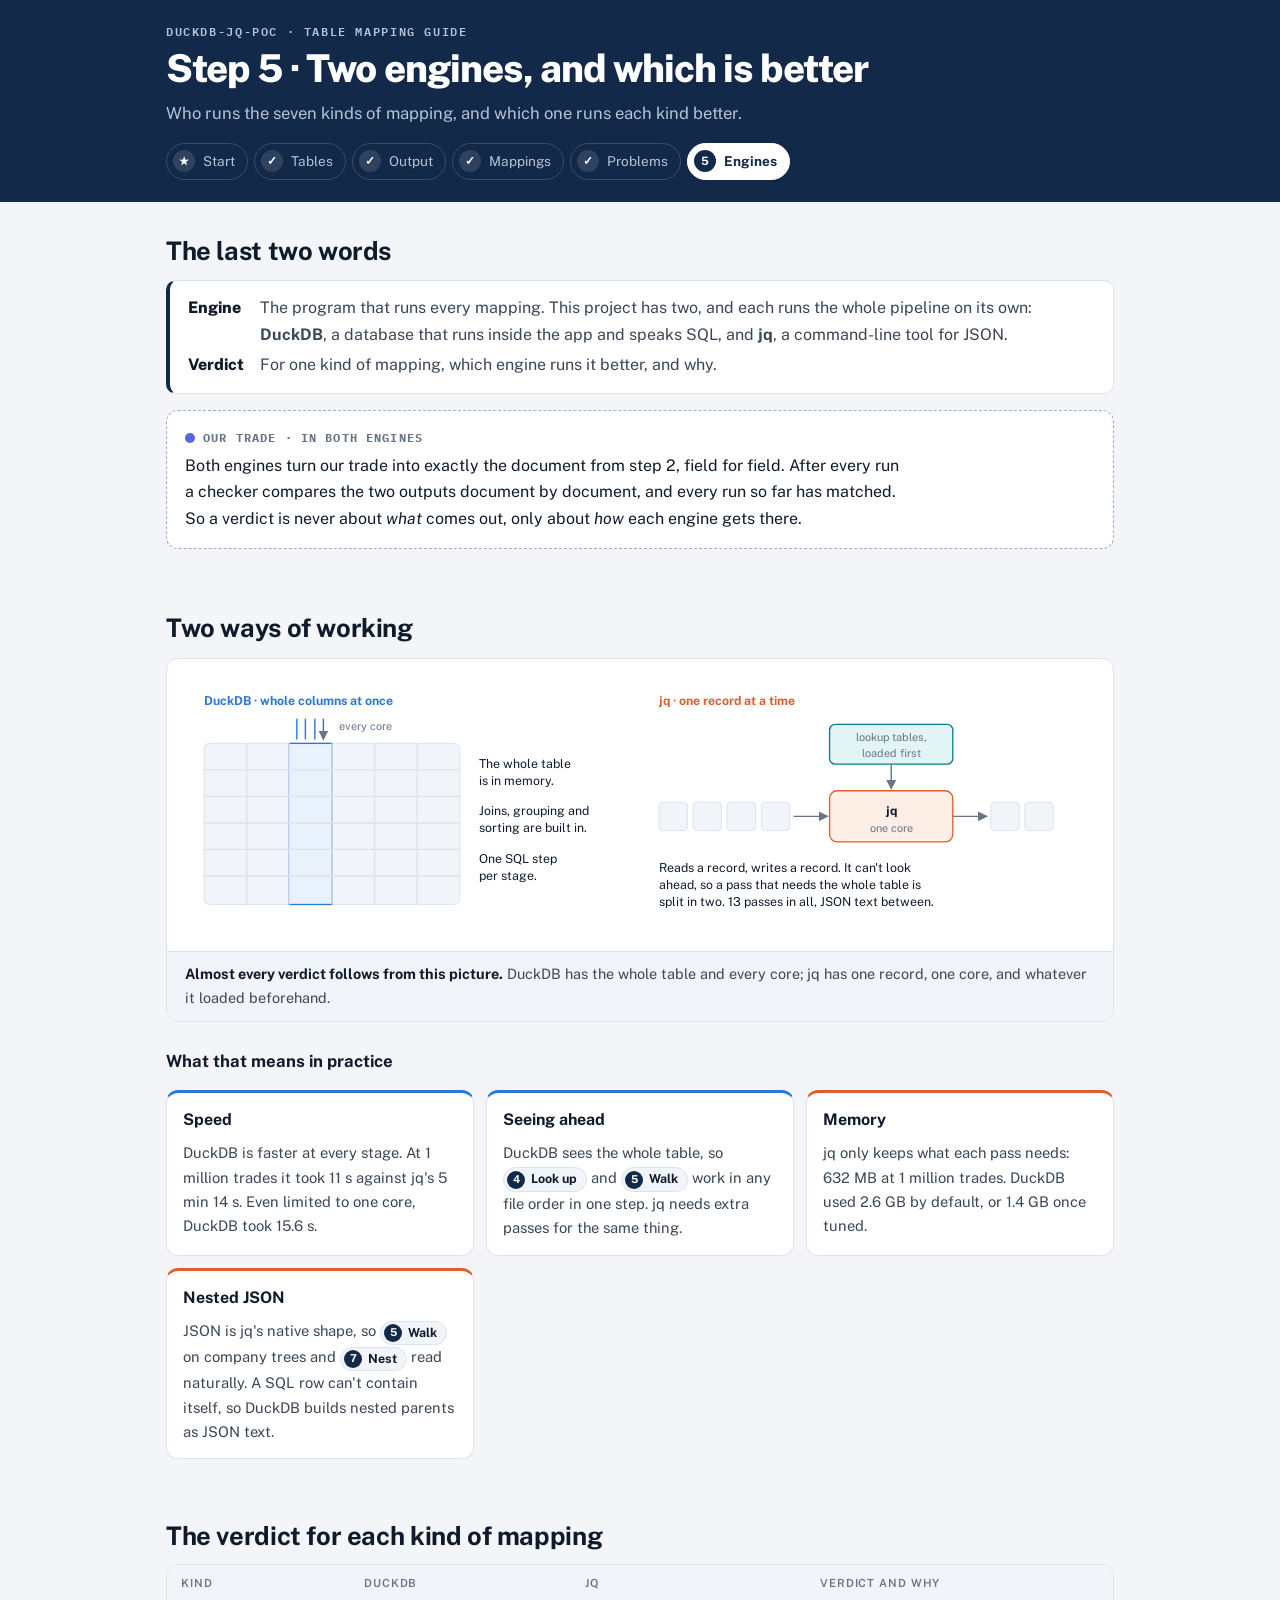
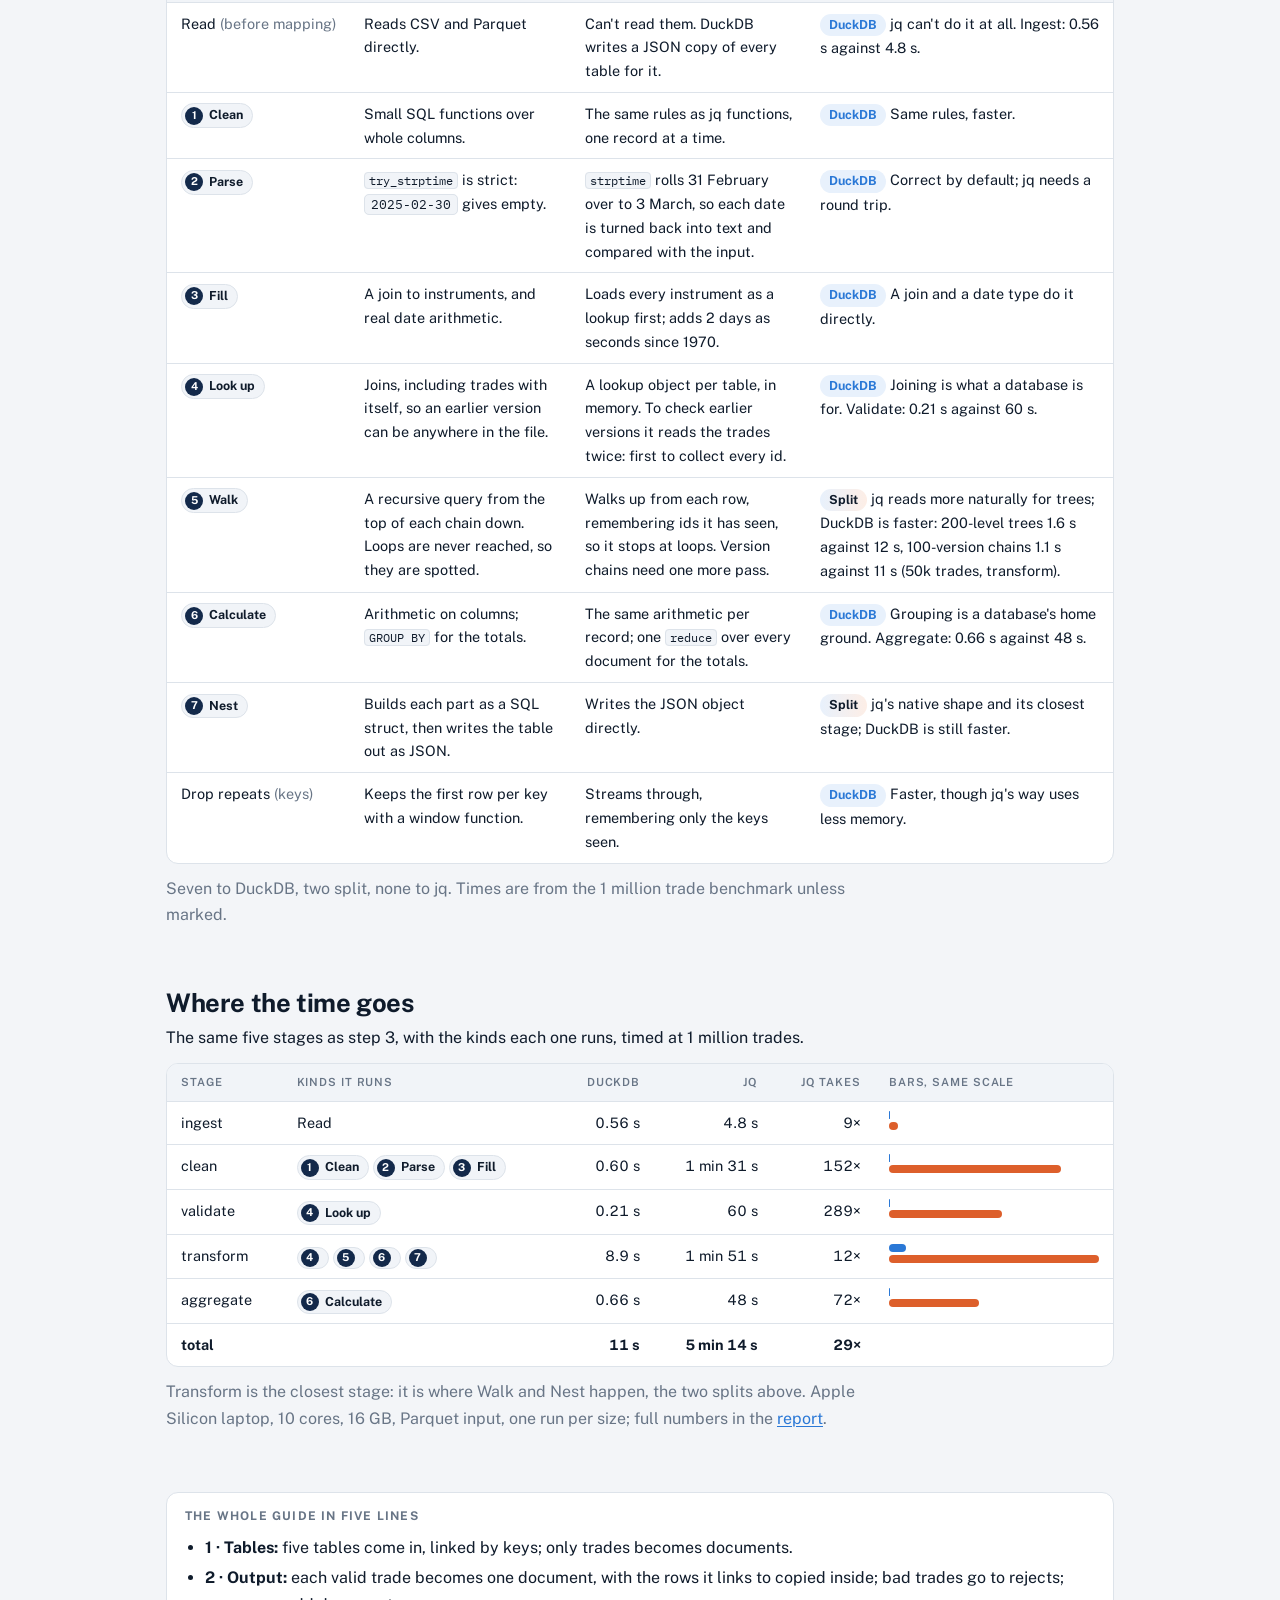
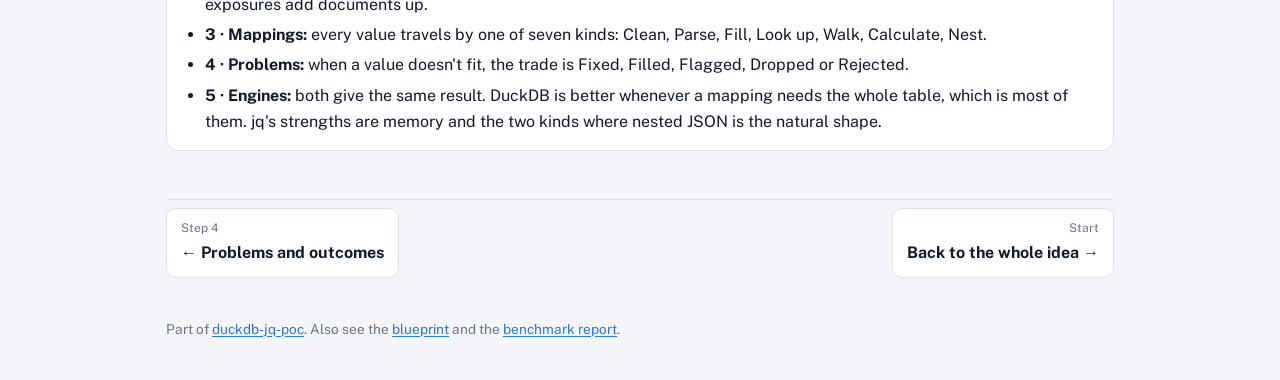
<file: docs/mapping/engines.html>
<!doctype html>
<html lang="en">
<meta charset="utf-8">
<meta name="viewport" content="width=device-width, initial-scale=1, viewport-fit=cover">
<title>Mapping Guide: Engines</title>
<link rel="preconnect" href="https://fonts.googleapis.com">
<link rel="preconnect" href="https://fonts.gstatic.com" crossorigin>
<link rel="stylesheet" href="https://fonts.googleapis.com/css2?family=IBM+Plex+Mono:wght@400;500;600&family=Public+Sans:wght@400;500;600;700;800&display=swap">
<link rel="stylesheet" href="guide.css">
<style>
.bar { display: grid; gap: 3px; min-width: 11rem; }
.bar span { display: block; height: 8px; border-radius: 4px; }
.bar .d { background: var(--duck); } .bar .j { background: var(--jq); }
</style>

<header class="hero">
  <div class="wrap">
    <a class="guide" href="index.html">duckdb-jq-poc · Table Mapping Guide</a>
    <h1>Step 5 · Two engines, and which is better</h1>
    <p>Who runs the seven kinds of mapping, and which one runs each kind better.</p>
    <ol class="ladder">
      <li><a href="index.html" class="done">Start</a></li>
      <li><a href="tables.html" class="done">Tables</a></li>
      <li><a href="output.html" class="done">Output</a></li>
      <li><a href="mappings.html" class="done">Mappings</a></li>
      <li><a href="problems.html" class="done">Problems</a></li>
      <li><a href="engines.html" aria-current="page">Engines</a></li>
    </ol>
  </div>
</header>

<main class="wrap">

<section>
  <h2>The last two words</h2>
  <dl class="define">
    <dt>Engine</dt><dd>The program that runs every mapping. This project has two, and each runs the whole pipeline on its own: <b>DuckDB</b>, a database that runs inside the app and speaks SQL, and <b>jq</b>, a command-line tool for JSON.</dd>
    <dt>Verdict</dt><dd>For one kind of mapping, which engine runs it better, and why.</dd>
  </dl>
  <div class="example"><span class="label">Our trade · in both engines</span>
    <p>Both engines turn our trade into exactly the document from step 2, field for field. After every run a checker compares the two outputs document by document, and every run so far has matched. So a verdict is never about <i>what</i> comes out, only about <i>how</i> each engine gets there.</p>
  </div>
</section>

<section>
  <h2>Two ways of working</h2>
  <figure>
    <div class="pad"><svg class="dg" viewBox="0 0 960 270" style="min-width:760px" role="img" aria-label="Left, DuckDB: the whole table is in memory and every core works on whole columns at once. Right, jq: records pass one at a time through a single jq process, which first loads the lookup tables it needs.">
      <defs><marker id="a" viewBox="0 0 10 10" refX="9" refY="5" markerWidth="7" markerHeight="7" orient="auto-start-reverse"><path class="ah" d="M0 0L10 5L0 10z"/></marker></defs>
      <!-- DuckDB -->
      <text class="t" x="20" y="30" style="fill:var(--duck)">DuckDB · whole columns at once</text>
      <g>
        <rect class="soft" x="20" y="70" width="270" height="170" rx="6"/>
        <rect class="duck" x="110" y="70" width="45" height="170"/>
        <path class="edge" d="M65 70V240M110 70V240M155 70V240M200 70V240M245 70V240" style="stroke:var(--line)"/>
        <path class="edge" d="M20 98H290M20 126H290M20 154H290M20 182H290M20 210H290" style="stroke:var(--line)"/>
        <path class="edge" d="M118 44V66M127 44V66M137 44V66M146 44V66" style="stroke:var(--duck)" marker-end="url(#a)"/>
        <text class="s" x="162" y="56">every core</text>
      </g>
      <text x="310" y="96">The whole table</text><text x="310" y="114">is in memory.</text>
      <text x="310" y="146">Joins, grouping and</text><text x="310" y="164">sorting are built in.</text>
      <text x="310" y="196">One SQL step</text><text x="310" y="214">per stage.</text>
      <!-- jq -->
      <text class="t" x="500" y="30" style="fill:var(--jq)">jq · one record at a time</text>
      <rect class="file" x="680" y="50" width="130" height="42" rx="6"/><text class="s mid" x="745" y="68">lookup tables,</text><text class="s mid" x="745" y="84">loaded first</text>
      <g><rect class="soft" x="500" y="132" width="30" height="30" rx="4"/><rect class="soft" x="536" y="132" width="30" height="30" rx="4"/><rect class="soft" x="572" y="132" width="30" height="30" rx="4"/><rect class="soft" x="608" y="132" width="30" height="30" rx="4"/></g>
      <rect class="jq" x="680" y="120" width="130" height="54" rx="8"/><text class="t mid" x="745" y="146">jq</text><text class="s mid" x="745" y="164">one core</text>
      <g><rect class="soft" x="850" y="132" width="30" height="30" rx="4"/><rect class="soft" x="886" y="132" width="30" height="30" rx="4"/></g>
      <path class="edge" d="M642 147H678" marker-end="url(#a)"/><path class="edge" d="M810 147H846" marker-end="url(#a)"/>
      <path class="edge" d="M745 92V118" marker-end="url(#a)"/>
      <text x="500" y="206">Reads a record, writes a record. It can't look</text>
      <text x="500" y="224">ahead, so a pass that needs the whole table is</text>
      <text x="500" y="242">split in two. 13 passes in all, JSON text between.</text>
    </svg></div>
    <figcaption><b>Almost every verdict follows from this picture.</b> DuckDB has the whole table and every core; jq has one record, one core, and whatever it loaded beforehand.</figcaption>
  </figure>

  <h3>What that means in practice</h3>
  <div class="grid">
    <div class="card duck"><h4>Speed</h4><p>DuckDB is faster at every stage. At 1 million trades it took 11 s against jq's 5 min 14 s. Even limited to one core, DuckDB took 15.6 s.</p></div>
    <div class="card duck"><h4>Seeing ahead</h4><p>DuckDB sees the whole table, so <span class="kind"><b>4</b>Look up</span> and <span class="kind"><b>5</b>Walk</span> work in any file order in one step. jq needs extra passes for the same thing.</p></div>
    <div class="card jq"><h4>Memory</h4><p>jq only keeps what each pass needs: 632 MB at 1 million trades. DuckDB used 2.6 GB by default, or 1.4 GB once tuned.</p></div>
    <div class="card jq"><h4>Nested JSON</h4><p>JSON is jq's native shape, so <span class="kind"><b>5</b>Walk</span> on company trees and <span class="kind"><b>7</b>Nest</span> read naturally. A SQL row can't contain itself, so DuckDB builds nested parents as JSON text.</p></div>
  </div>
</section>

<section>
  <h2>The verdict for each kind of mapping</h2>
  <div class="tw"><table>
    <thead><tr><th>Kind</th><th>DuckDB</th><th>jq</th><th>Verdict and why</th></tr></thead>
    <tbody>
      <tr><td class="nw">Read <span class="muted">(before mapping)</span></td><td>Reads CSV and Parquet directly.</td><td>Can't read them. DuckDB writes a JSON copy of every table for it.</td><td><span class="v duck">DuckDB</span> jq can't do it at all. Ingest: 0.56 s against 4.8 s.</td></tr>
      <tr><td class="nw"><span class="kind"><b>1</b>Clean</span></td><td>Small SQL functions over whole columns.</td><td>The same rules as jq functions, one record at a time.</td><td><span class="v duck">DuckDB</span> Same rules, faster.</td></tr>
      <tr><td class="nw"><span class="kind"><b>2</b>Parse</span></td><td><code>try_strptime</code> is strict: <span class="val">2025-02-30</span> gives empty.</td><td><code>strptime</code> rolls 31 February over to 3 March, so each date is turned back into text and compared with the input.</td><td><span class="v duck">DuckDB</span> Correct by default; jq needs a round trip.</td></tr>
      <tr><td class="nw"><span class="kind"><b>3</b>Fill</span></td><td>A join to instruments, and real date arithmetic.</td><td>Loads every instrument as a lookup first; adds 2 days as seconds since 1970.</td><td><span class="v duck">DuckDB</span> A join and a date type do it directly.</td></tr>
      <tr><td class="nw"><span class="kind"><b>4</b>Look up</span></td><td>Joins, including trades with itself, so an earlier version can be anywhere in the file.</td><td>A lookup object per table, in memory. To check earlier versions it reads the trades twice: first to collect every id.</td><td><span class="v duck">DuckDB</span> Joining is what a database is for. Validate: 0.21 s against 60 s.</td></tr>
      <tr><td class="nw"><span class="kind"><b>5</b>Walk</span></td><td>A recursive query from the top of each chain down. Loops are never reached, so they are spotted.</td><td>Walks up from each row, remembering ids it has seen, so it stops at loops. Version chains need one more pass.</td><td><span class="v split">Split</span> jq reads more naturally for trees; DuckDB is faster: 200-level trees 1.6 s against 12 s, 100-version chains 1.1 s against 11 s (50k trades, transform).</td></tr>
      <tr><td class="nw"><span class="kind"><b>6</b>Calculate</span></td><td>Arithmetic on columns; <code>GROUP BY</code> for the totals.</td><td>The same arithmetic per record; one <code>reduce</code> over every document for the totals.</td><td><span class="v duck">DuckDB</span> Grouping is a database's home ground. Aggregate: 0.66 s against 48 s.</td></tr>
      <tr><td class="nw"><span class="kind"><b>7</b>Nest</span></td><td>Builds each part as a SQL struct, then writes the table out as JSON.</td><td>Writes the JSON object directly.</td><td><span class="v split">Split</span> jq's native shape and its closest stage; DuckDB is still faster.</td></tr>
      <tr><td class="nw">Drop repeats <span class="muted">(keys)</span></td><td>Keeps the first row per key with a window function.</td><td>Streams through, remembering only the keys seen.</td><td><span class="v duck">DuckDB</span> Faster, though jq's way uses less memory.</td></tr>
    </tbody>
  </table></div>
  <p class="muted">Seven to DuckDB, two split, none to jq. Times are from the 1 million trade benchmark unless marked.</p>
</section>

<section>
  <h2>Where the time goes</h2>
  <p>The same five stages as step 3, with the kinds each one runs, timed at 1 million trades.</p>
  <div class="tw"><table>
    <thead><tr><th>Stage</th><th>Kinds it runs</th><th class="num">DuckDB</th><th class="num">jq</th><th class="num">jq takes</th><th>Bars, same scale</th></tr></thead>
    <tbody>
      <tr><td>ingest</td><td class="nw">Read</td><td class="num">0.56 s</td><td class="num">4.8 s</td><td class="num">9×</td><td><div class="bar"><span class="d" style="width:0.5%"></span><span class="j" style="width:4.3%"></span></div></td></tr>
      <tr><td>clean</td><td class="nw"><span class="kind"><b>1</b>Clean</span> <span class="kind"><b>2</b>Parse</span> <span class="kind"><b>3</b>Fill</span></td><td class="num">0.60 s</td><td class="num">1 min 31 s</td><td class="num">152×</td><td><div class="bar"><span class="d" style="width:0.5%"></span><span class="j" style="width:81.8%"></span></div></td></tr>
      <tr><td>validate</td><td class="nw"><span class="kind"><b>4</b>Look up</span></td><td class="num">0.21 s</td><td class="num">60 s</td><td class="num">289×</td><td><div class="bar"><span class="d" style="width:0.2%"></span><span class="j" style="width:53.7%"></span></div></td></tr>
      <tr><td>transform</td><td class="nw"><span class="kind"><b>4</b></span> <span class="kind"><b>5</b></span> <span class="kind"><b>6</b></span> <span class="kind"><b>7</b></span></td><td class="num">8.9 s</td><td class="num">1 min 51 s</td><td class="num">12×</td><td><div class="bar"><span class="d" style="width:8%"></span><span class="j" style="width:100%"></span></div></td></tr>
      <tr><td>aggregate</td><td class="nw"><span class="kind"><b>6</b>Calculate</span></td><td class="num">0.66 s</td><td class="num">48 s</td><td class="num">72×</td><td><div class="bar"><span class="d" style="width:0.6%"></span><span class="j" style="width:42.8%"></span></div></td></tr>
      <tr><td><b>total</b></td><td></td><td class="num"><b>11 s</b></td><td class="num"><b>5 min 14 s</b></td><td class="num"><b>29×</b></td><td></td></tr>
    </tbody>
  </table></div>
  <p class="muted">Transform is the closest stage: it is where Walk and Nest happen, the two splits above. Apple Silicon laptop, 10 cores, 16 GB, Parquet input, one run per size; full numbers in the <a href="../benchmark-report.html">report</a>.</p>
</section>

<section class="recap">
  <h3>The whole guide in five lines</h3>
  <ul>
    <li><b>1 · Tables:</b> five tables come in, linked by keys; only trades becomes documents.</li>
    <li><b>2 · Output:</b> each valid trade becomes one document, with the rows it links to copied inside; bad trades go to rejects; exposures add documents up.</li>
    <li><b>3 · Mappings:</b> every value travels by one of seven kinds: Clean, Parse, Fill, Look up, Walk, Calculate, Nest.</li>
    <li><b>4 · Problems:</b> when a value doesn't fit, the trade is Fixed, Filled, Flagged, Dropped or Rejected.</li>
    <li><b>5 · Engines:</b> both give the same result. DuckDB is better whenever a mapping needs the whole table, which is most of them. jq's strengths are memory and the two kinds where nested JSON is the natural shape.</li>
  </ul>
</section>

<nav class="pager" aria-label="Previous page and start">
  <a href="problems.html"><span>Step 4</span><b>← Problems and outcomes</b></a>
  <a class="next" href="index.html"><span>Start</span><b>Back to the whole idea →</b></a>
</nav>
</main>
<footer class="wrap">Part of <a href="../index.html">duckdb-jq-poc</a>. Also see the <a href="../blueprint.html">blueprint</a> and the <a href="../benchmark-report.html">benchmark report</a>.</footer>
</html>
</file>
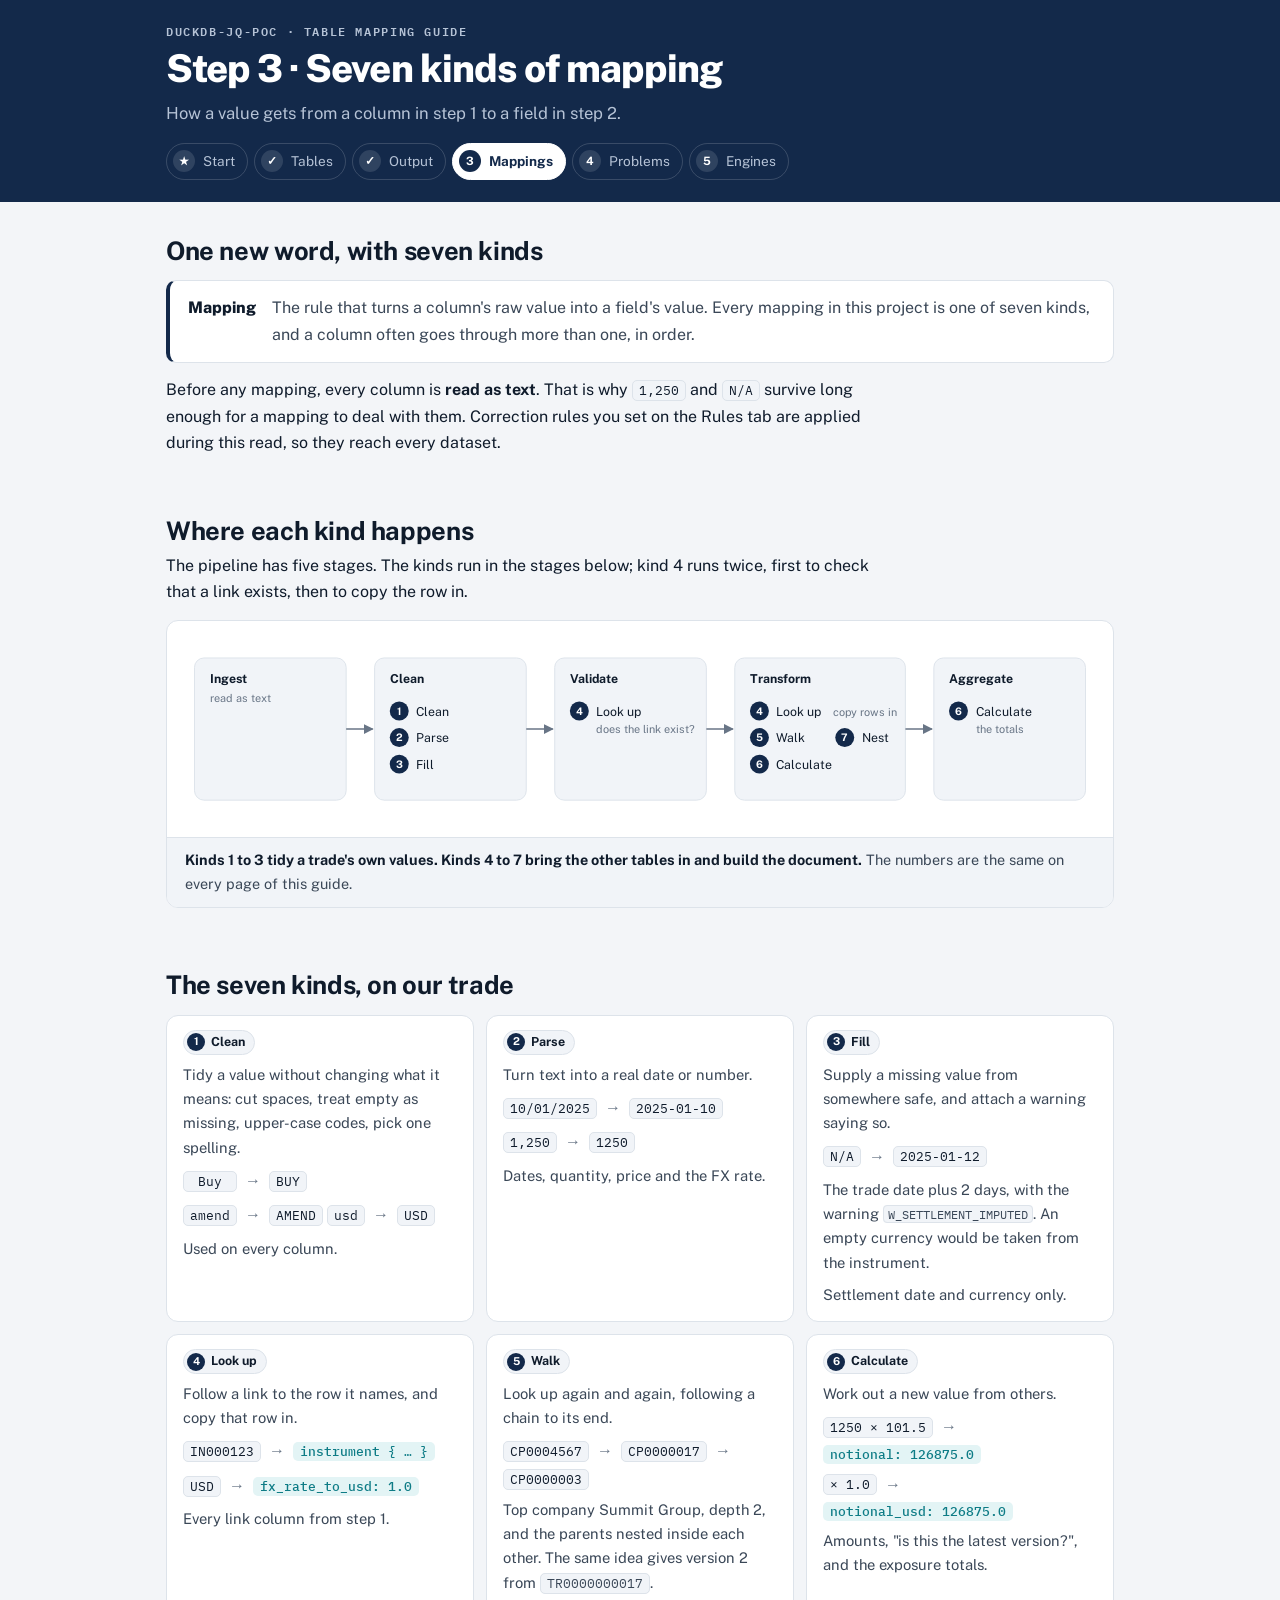
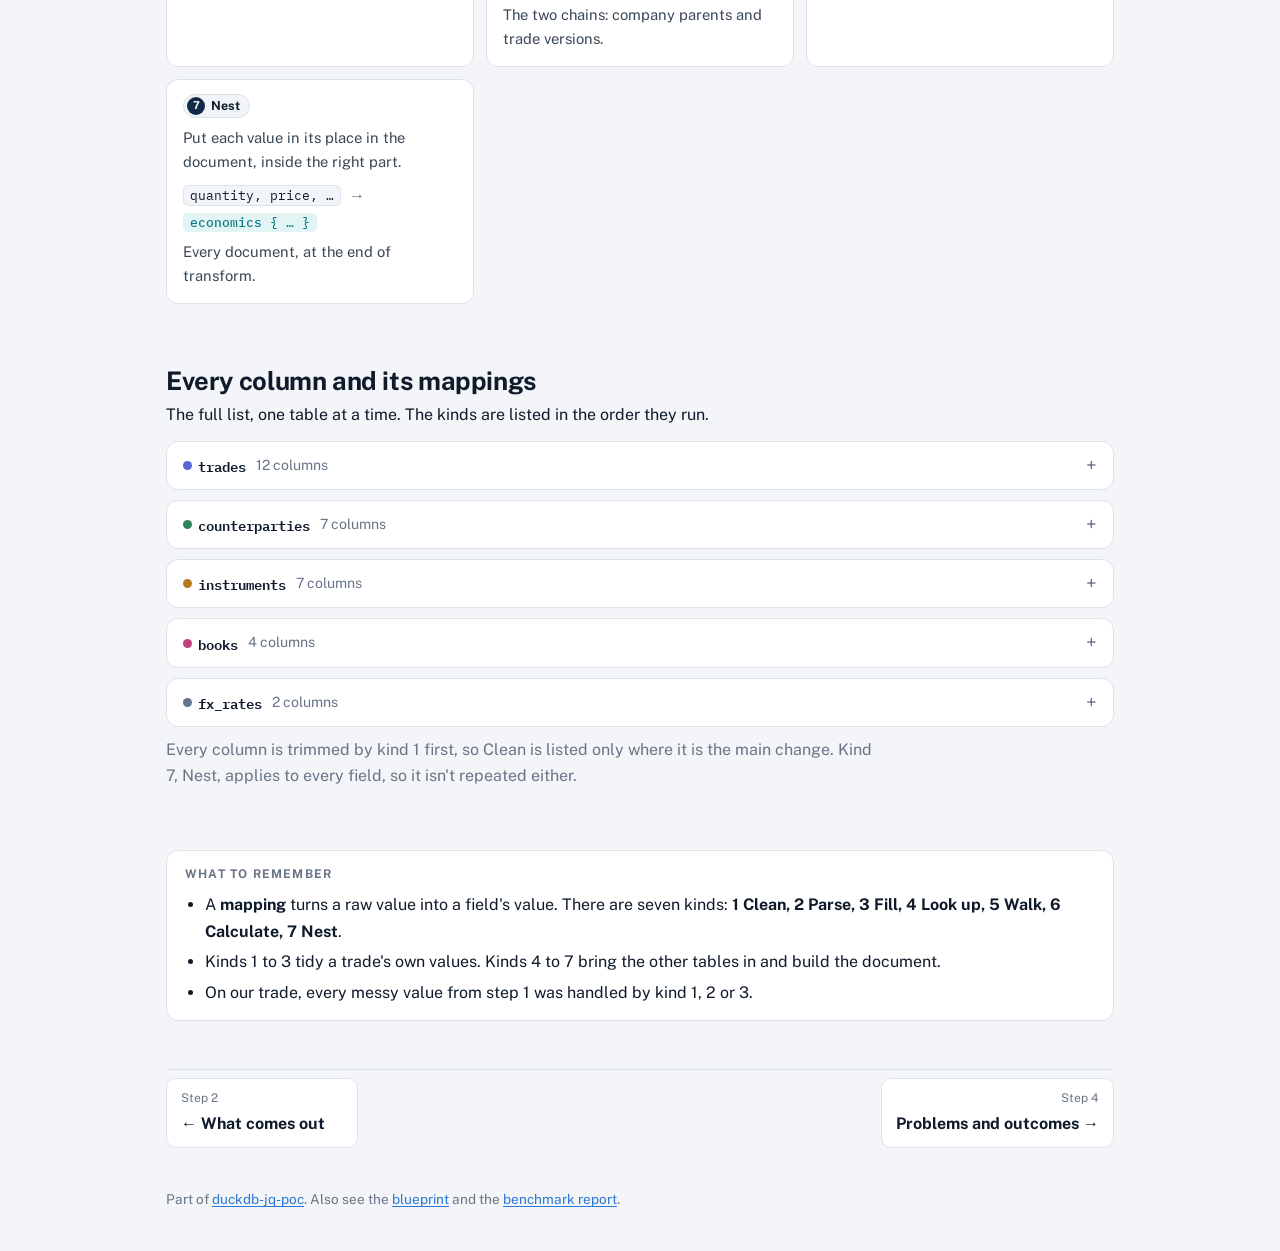
<file: docs/mapping/mappings.html>
<!doctype html>
<html lang="en">
<meta charset="utf-8">
<meta name="viewport" content="width=device-width, initial-scale=1, viewport-fit=cover">
<title>Mapping Guide: Mappings</title>
<link rel="preconnect" href="https://fonts.googleapis.com">
<link rel="preconnect" href="https://fonts.gstatic.com" crossorigin>
<link rel="stylesheet" href="https://fonts.googleapis.com/css2?family=IBM+Plex+Mono:wght@400;500;600&family=Public+Sans:wght@400;500;600;700;800&display=swap">
<link rel="stylesheet" href="guide.css">

<header class="hero">
  <div class="wrap">
    <a class="guide" href="index.html">duckdb-jq-poc · Table Mapping Guide</a>
    <h1>Step 3 · Seven kinds of mapping</h1>
    <p>How a value gets from a column in step 1 to a field in step 2.</p>
    <ol class="ladder">
      <li><a href="index.html" class="done">Start</a></li>
      <li><a href="tables.html" class="done">Tables</a></li>
      <li><a href="output.html" class="done">Output</a></li>
      <li><a href="mappings.html" aria-current="page">Mappings</a></li>
      <li><a href="problems.html">Problems</a></li>
      <li><a href="engines.html">Engines</a></li>
    </ol>
  </div>
</header>

<main class="wrap">

<section>
  <h2>One new word, with seven kinds</h2>
  <dl class="define">
    <dt>Mapping</dt><dd>The rule that turns a column's raw value into a field's value. Every mapping in this project is one of seven kinds, and a column often goes through more than one, in order.</dd>
  </dl>
  <p>Before any mapping, every column is <b>read as text</b>. That is why <span class="val">1,250</span> and <span class="val">N/A</span> survive long enough for a mapping to deal with them. Correction rules you set on the Rules tab are applied during this read, so they reach every dataset.</p>
</section>

<section>
  <h2>Where each kind happens</h2>
  <p>The pipeline has five stages. The kinds run in the stages below; kind 4 runs twice, first to check that a link exists, then to copy the row in.</p>
  <figure>
    <div class="pad"><svg class="dg" viewBox="0 0 960 190" style="min-width:760px" role="img" aria-label="Five stages left to right. Ingest reads every column as text. Clean runs kinds 1 Clean, 2 Parse and 3 Fill. Validate runs kind 4 Look up to check links. Transform runs 4 Look up to copy rows, 5 Walk, 6 Calculate and 7 Nest. Aggregate runs 6 Calculate for the totals.">
      <defs><marker id="a" viewBox="0 0 10 10" refX="9" refY="5" markerWidth="7" markerHeight="7" orient="auto-start-reverse"><path class="ah" d="M0 0L10 5L0 10z"/></marker></defs>
      <rect class="soft" x="10" y="20" width="160" height="150" rx="10"/><text class="t" x="26" y="46">Ingest</text><text class="s" x="26" y="66">read as text</text>
      <rect class="soft" x="200" y="20" width="160" height="150" rx="10"/><text class="t" x="216" y="46">Clean</text>
      <rect class="soft" x="390" y="20" width="160" height="150" rx="10"/><text class="t" x="406" y="46">Validate</text>
      <rect class="soft" x="580" y="20" width="180" height="150" rx="10"/><text class="t" x="596" y="46">Transform</text>
      <rect class="soft" x="790" y="20" width="160" height="150" rx="10"/><text class="t" x="806" y="46">Aggregate</text>
      <path class="edge" d="M170 95H198" marker-end="url(#a)"/><path class="edge" d="M360 95H388" marker-end="url(#a)"/>
      <path class="edge" d="M550 95H578" marker-end="url(#a)"/><path class="edge" d="M760 95H788" marker-end="url(#a)"/>
      <g><circle class="num" cx="226" cy="76" r="10"/><text class="numt" x="226" y="80">1</text><text x="244" y="81">Clean</text></g>
      <g><circle class="num" cx="226" cy="104" r="10"/><text class="numt" x="226" y="108">2</text><text x="244" y="109">Parse</text></g>
      <g><circle class="num" cx="226" cy="132" r="10"/><text class="numt" x="226" y="136">3</text><text x="244" y="137">Fill</text></g>
      <g><circle class="num" cx="416" cy="76" r="10"/><text class="numt" x="416" y="80">4</text><text x="434" y="81">Look up</text><text class="s" x="434" y="99">does the link exist?</text></g>
      <g><circle class="num" cx="606" cy="76" r="10"/><text class="numt" x="606" y="80">4</text><text x="624" y="81">Look up</text><text class="s" x="684" y="81">copy rows in</text></g>
      <g><circle class="num" cx="606" cy="104" r="10"/><text class="numt" x="606" y="108">5</text><text x="624" y="109">Walk</text></g>
      <g><circle class="num" cx="606" cy="132" r="10"/><text class="numt" x="606" y="136">6</text><text x="624" y="137">Calculate</text></g>
      <g><circle class="num" cx="696" cy="104" r="10"/><text class="numt" x="696" y="108">7</text><text x="714" y="109">Nest</text></g>
      <g><circle class="num" cx="816" cy="76" r="10"/><text class="numt" x="816" y="80">6</text><text x="834" y="81">Calculate</text><text class="s" x="834" y="99">the totals</text></g>
    </svg></div>
    <figcaption><b>Kinds 1 to 3 tidy a trade's own values. Kinds 4 to 7 bring the other tables in and build the document.</b> The numbers are the same on every page of this guide.</figcaption>
  </figure>
</section>

<section>
  <h2>The seven kinds, on our trade</h2>
  <div class="grid">
    <div class="card"><h4><span class="kind"><b>1</b>Clean</span></h4>
      <p>Tidy a value without changing what it means: cut spaces, treat empty as missing, upper-case codes, pick one spelling.</p>
      <div class="ba"><span class="val"> Buy </span><span class="arrow">→</span><span class="val">BUY</span></div>
      <div class="ba"><span class="val">amend</span><span class="arrow">→</span><span class="val">AMEND</span> <span class="val">usd</span><span class="arrow">→</span><span class="val">USD</span></div>
      <p class="muted">Used on every column.</p></div>
    <div class="card"><h4><span class="kind"><b>2</b>Parse</span></h4>
      <p>Turn text into a real date or number.</p>
      <div class="ba"><span class="val">10/01/2025</span><span class="arrow">→</span><span class="val">2025-01-10</span></div>
      <div class="ba"><span class="val">1,250</span><span class="arrow">→</span><span class="val">1250</span></div>
      <p class="muted">Dates, quantity, price and the FX rate.</p></div>
    <div class="card"><h4><span class="kind"><b>3</b>Fill</span></h4>
      <p>Supply a missing value from somewhere safe, and attach a warning saying so.</p>
      <div class="ba"><span class="val">N/A</span><span class="arrow">→</span><span class="val">2025-01-12</span></div>
      <p>The trade date plus 2 days, with the warning <code>W_SETTLEMENT_IMPUTED</code>. An empty currency would be taken from the instrument.</p>
      <p class="muted">Settlement date and currency only.</p></div>
    <div class="card"><h4><span class="kind"><b>4</b>Look up</span></h4>
      <p>Follow a link to the row it names, and copy that row in.</p>
      <div class="ba"><span class="val">IN000123</span><span class="arrow">→</span><span class="fld">instrument { … }</span></div>
      <div class="ba"><span class="val">USD</span><span class="arrow">→</span><span class="fld">fx_rate_to_usd: 1.0</span></div>
      <p class="muted">Every link column from step 1.</p></div>
    <div class="card"><h4><span class="kind"><b>5</b>Walk</span></h4>
      <p>Look up again and again, following a chain to its end.</p>
      <div class="ba"><span class="val">CP0004567</span><span class="arrow">→</span><span class="val">CP0000017</span><span class="arrow">→</span><span class="val">CP0000003</span></div>
      <p>Top company Summit Group, depth 2, and the parents nested inside each other. The same idea gives version 2 from <span class="val">TR0000000017</span>.</p>
      <p class="muted">The two chains: company parents and trade versions.</p></div>
    <div class="card"><h4><span class="kind"><b>6</b>Calculate</span></h4>
      <p>Work out a new value from others.</p>
      <div class="ba"><span class="val">1250 × 101.5</span><span class="arrow">→</span><span class="fld">notional: 126875.0</span></div>
      <div class="ba"><span class="val">× 1.0</span><span class="arrow">→</span><span class="fld">notional_usd: 126875.0</span></div>
      <p class="muted">Amounts, "is this the latest version?", and the exposure totals.</p></div>
    <div class="card"><h4><span class="kind"><b>7</b>Nest</span></h4>
      <p>Put each value in its place in the document, inside the right part.</p>
      <div class="ba"><span class="val">quantity, price, …</span><span class="arrow">→</span><span class="fld">economics { … }</span></div>
      <p class="muted">Every document, at the end of transform.</p></div>
  </div>
</section>

<section>
  <h2>Every column and its mappings</h2>
  <p>The full list, one table at a time. The kinds are listed in the order they run.</p>

  <details class="ref t-trades"><summary><span class="tname">trades</span><span class="muted">12 columns</span></summary>
    <div class="tw"><table>
      <thead><tr><th>Column</th><th>Kinds</th><th>Lands in</th></tr></thead>
      <tbody>
        <tr><td><code>trade_id</code></td><td class="nw"><span class="kind"><b>1</b>Clean</span></td><td><span class="fld">trade_id</span> <span class="fld">lineage.chain</span> <span class="fld">lineage.root_trade_id</span></td></tr>
        <tr><td><code>previous_trade_id</code></td><td class="nw"><span class="kind"><b>4</b>Look up</span> <span class="kind"><b>5</b>Walk</span></td><td><span class="fld">lineage.previous_trade_id</span> <span class="fld">lineage.version</span> <span class="fld">lineage.superseded_by</span> <span class="fld">lineage.is_latest</span></td></tr>
        <tr><td><code>event_type</code></td><td class="nw"><span class="kind"><b>1</b>Clean</span></td><td><span class="fld">event_type</span></td></tr>
        <tr><td><code>trade_date</code></td><td class="nw"><span class="kind"><b>2</b>Parse</span></td><td><span class="fld">trade_date</span></td></tr>
        <tr><td><code>settlement_date</code></td><td class="nw"><span class="kind"><b>2</b>Parse</span> <span class="kind"><b>3</b>Fill</span></td><td><span class="fld">settlement_date</span></td></tr>
        <tr><td><code>instrument_id</code></td><td class="nw"><span class="kind"><b>4</b>Look up</span></td><td><span class="fld">instrument { … }</span></td></tr>
        <tr><td><code>counterparty_id</code></td><td class="nw"><span class="kind"><b>4</b>Look up</span> <span class="kind"><b>5</b>Walk</span></td><td><span class="fld">counterparty { … }</span> and its exposures line</td></tr>
        <tr><td><code>book_id</code></td><td class="nw"><span class="kind"><b>4</b>Look up</span></td><td><span class="fld">book { … }</span></td></tr>
        <tr><td><code>side</code></td><td class="nw"><span class="kind"><b>1</b>Clean</span></td><td><span class="fld">side</span>, and plus or minus in exposures net</td></tr>
        <tr><td><code>quantity</code></td><td class="nw"><span class="kind"><b>2</b>Parse</span> <span class="kind"><b>6</b>Calculate</span></td><td><span class="fld">economics.quantity</span> <span class="fld">economics.notional</span></td></tr>
        <tr><td><code>price</code></td><td class="nw"><span class="kind"><b>2</b>Parse</span> <span class="kind"><b>6</b>Calculate</span></td><td><span class="fld">economics.price</span> <span class="fld">economics.notional</span></td></tr>
        <tr><td><code>currency</code></td><td class="nw"><span class="kind"><b>1</b>Clean</span> <span class="kind"><b>3</b>Fill</span> <span class="kind"><b>4</b>Look up</span></td><td><span class="fld">economics.currency</span> <span class="fld">economics.fx_rate_to_usd</span> <span class="fld">economics.notional_usd</span></td></tr>
      </tbody>
    </table></div>
  </details>

  <details class="ref t-cpty"><summary><span class="tname">counterparties</span><span class="muted">7 columns</span></summary>
    <div class="tw"><table>
      <thead><tr><th>Column</th><th>Kinds</th><th>Lands in</th></tr></thead>
      <tbody>
        <tr><td><code>counterparty_id</code></td><td class="nw"><span class="kind"><b>1</b>Clean</span></td><td><span class="fld">counterparty.counterparty_id</span> <span class="fld">instrument.issuer.counterparty_id</span> <span class="fld">exposures: ultimate_parent_id</span></td></tr>
        <tr><td><code>legal_name</code></td><td class="nw"><span class="kind"><b>1</b>Clean</span></td><td><span class="fld">counterparty.legal_name</span> <span class="fld">instrument.issuer.legal_name</span> <span class="fld">counterparty.ultimate_parent.legal_name</span> <span class="fld">exposures: ultimate_parent_name</span></td></tr>
        <tr><td><code>lei</code></td><td class="nw"><span class="kind"><b>1</b>Clean</span></td><td><span class="fld">counterparty.lei</span> <span class="fld">instrument.issuer.lei</span></td></tr>
        <tr><td><code>country</code></td><td class="nw"><span class="kind"><b>1</b>Clean</span></td><td><span class="fld">counterparty.country</span> <span class="fld">counterparty.parent.country</span></td></tr>
        <tr><td><code>sector</code></td><td class="nw"><span class="kind"><b>1</b>Clean</span></td><td><span class="fld">counterparty.sector</span></td></tr>
        <tr><td><code>credit_rating</code></td><td class="nw"><span class="kind"><b>1</b>Clean</span></td><td><span class="fld">counterparty.credit_rating</span></td></tr>
        <tr><td><code>parent_counterparty_id</code></td><td class="nw"><span class="kind"><b>5</b>Walk</span></td><td><span class="fld">counterparty.parent { … }</span> <span class="fld">counterparty.ultimate_parent</span> <span class="fld">counterparty.hierarchy_depth</span> <span class="fld">counterparty.hierarchy_path</span></td></tr>
      </tbody>
    </table></div>
  </details>

  <details class="ref t-instr"><summary><span class="tname">instruments</span><span class="muted">7 columns</span></summary>
    <div class="tw"><table>
      <thead><tr><th>Column</th><th>Kinds</th><th>Lands in</th></tr></thead>
      <tbody>
        <tr><td><code>instrument_id</code></td><td class="nw"><span class="kind"><b>1</b>Clean</span></td><td><span class="fld">instrument.instrument_id</span> <span class="fld">instrument.underlying.instrument_id</span></td></tr>
        <tr><td><code>isin</code></td><td class="nw"><span class="kind"><b>1</b>Clean</span></td><td><span class="fld">instrument.isin</span> <span class="fld">instrument.underlying.isin</span></td></tr>
        <tr><td><code>instrument_type</code></td><td class="nw"><span class="kind"><b>1</b>Clean</span></td><td><span class="fld">instrument.instrument_type</span> <span class="fld">instrument.underlying.instrument_type</span></td></tr>
        <tr><td><code>currency</code></td><td class="nw"><span class="kind"><b>1</b>Clean</span></td><td><span class="fld">instrument.currency</span>, and fills a trade's missing currency</td></tr>
        <tr><td><code>issuer_counterparty_id</code></td><td class="nw"><span class="kind"><b>4</b>Look up</span></td><td><span class="fld">instrument.issuer { … }</span> (equities and bonds)</td></tr>
        <tr><td><code>underlying_instrument_id</code></td><td class="nw"><span class="kind"><b>4</b>Look up</span></td><td><span class="fld">instrument.underlying { … }</span> (futures and options; one level only)</td></tr>
        <tr><td><code>maturity_date</code></td><td class="nw"><span class="kind"><b>2</b>Parse</span></td><td><span class="fld">instrument.maturity_date</span></td></tr>
      </tbody>
    </table></div>
  </details>

  <details class="ref t-books"><summary><span class="tname">books</span><span class="muted">4 columns</span></summary>
    <div class="tw"><table>
      <thead><tr><th>Column</th><th>Kinds</th><th>Lands in</th></tr></thead>
      <tbody>
        <tr><td><code>book_id</code></td><td class="nw"><span class="kind"><b>1</b>Clean</span></td><td><span class="fld">book.book_id</span></td></tr>
        <tr><td><code>desk</code></td><td class="nw"><span class="kind"><b>1</b>Clean</span></td><td><span class="fld">book.desk</span></td></tr>
        <tr><td><code>trader</code></td><td class="nw"><span class="kind"><b>1</b>Clean</span></td><td><span class="fld">book.trader</span></td></tr>
        <tr><td><code>region</code></td><td class="nw"><span class="kind"><b>1</b>Clean</span></td><td><span class="fld">book.region</span></td></tr>
      </tbody>
    </table></div>
  </details>

  <details class="ref t-fx"><summary><span class="tname">fx_rates</span><span class="muted">2 columns</span></summary>
    <div class="tw"><table>
      <thead><tr><th>Column</th><th>Kinds</th><th>Lands in</th></tr></thead>
      <tbody>
        <tr><td><code>currency</code></td><td class="nw"><span class="kind"><b>1</b>Clean</span></td><td>the key a trade's currency is looked up by</td></tr>
        <tr><td><code>rate_to_usd</code></td><td class="nw"><span class="kind"><b>2</b>Parse</span> <span class="kind"><b>6</b>Calculate</span></td><td><span class="fld">economics.fx_rate_to_usd</span> <span class="fld">economics.notional_usd</span>, and every amount in exposures</td></tr>
      </tbody>
    </table></div>
  </details>
  <p class="muted">Every column is trimmed by kind 1 first, so Clean is listed only where it is the main change. Kind 7, Nest, applies to every field, so it isn't repeated either.</p>
</section>

<section class="recap">
  <h3>What to remember</h3>
  <ul>
    <li>A <b>mapping</b> turns a raw value into a field's value. There are seven kinds: <b>1 Clean, 2 Parse, 3 Fill, 4 Look up, 5 Walk, 6 Calculate, 7 Nest</b>.</li>
    <li>Kinds 1 to 3 tidy a trade's own values. Kinds 4 to 7 bring the other tables in and build the document.</li>
    <li>On our trade, every messy value from step 1 was handled by kind 1, 2 or 3.</li>
  </ul>
</section>

<nav class="pager" aria-label="Previous and next page">
  <a href="output.html"><span>Step 2</span><b>← What comes out</b></a>
  <a class="next" href="problems.html"><span>Step 4</span><b>Problems and outcomes →</b></a>
</nav>
</main>
<footer class="wrap">Part of <a href="../index.html">duckdb-jq-poc</a>. Also see the <a href="../blueprint.html">blueprint</a> and the <a href="../benchmark-report.html">benchmark report</a>.</footer>
</html>
</file>
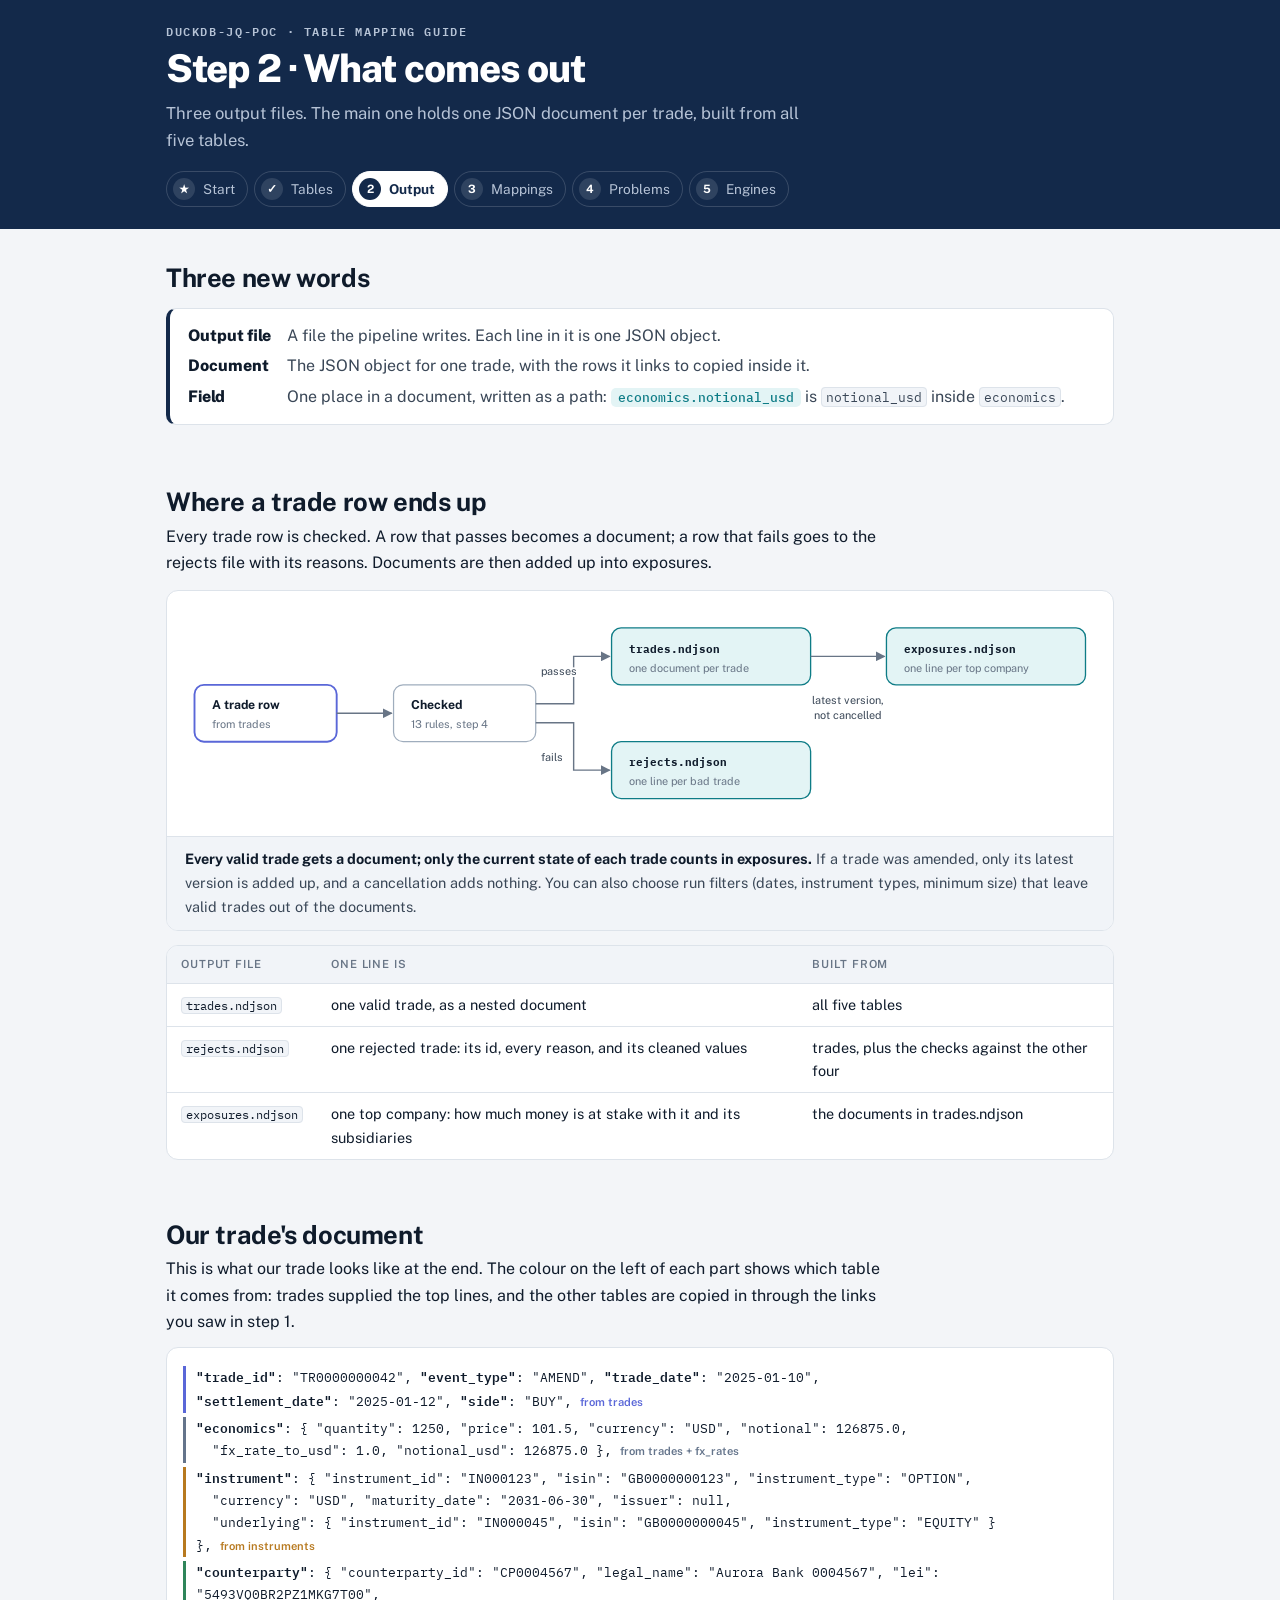
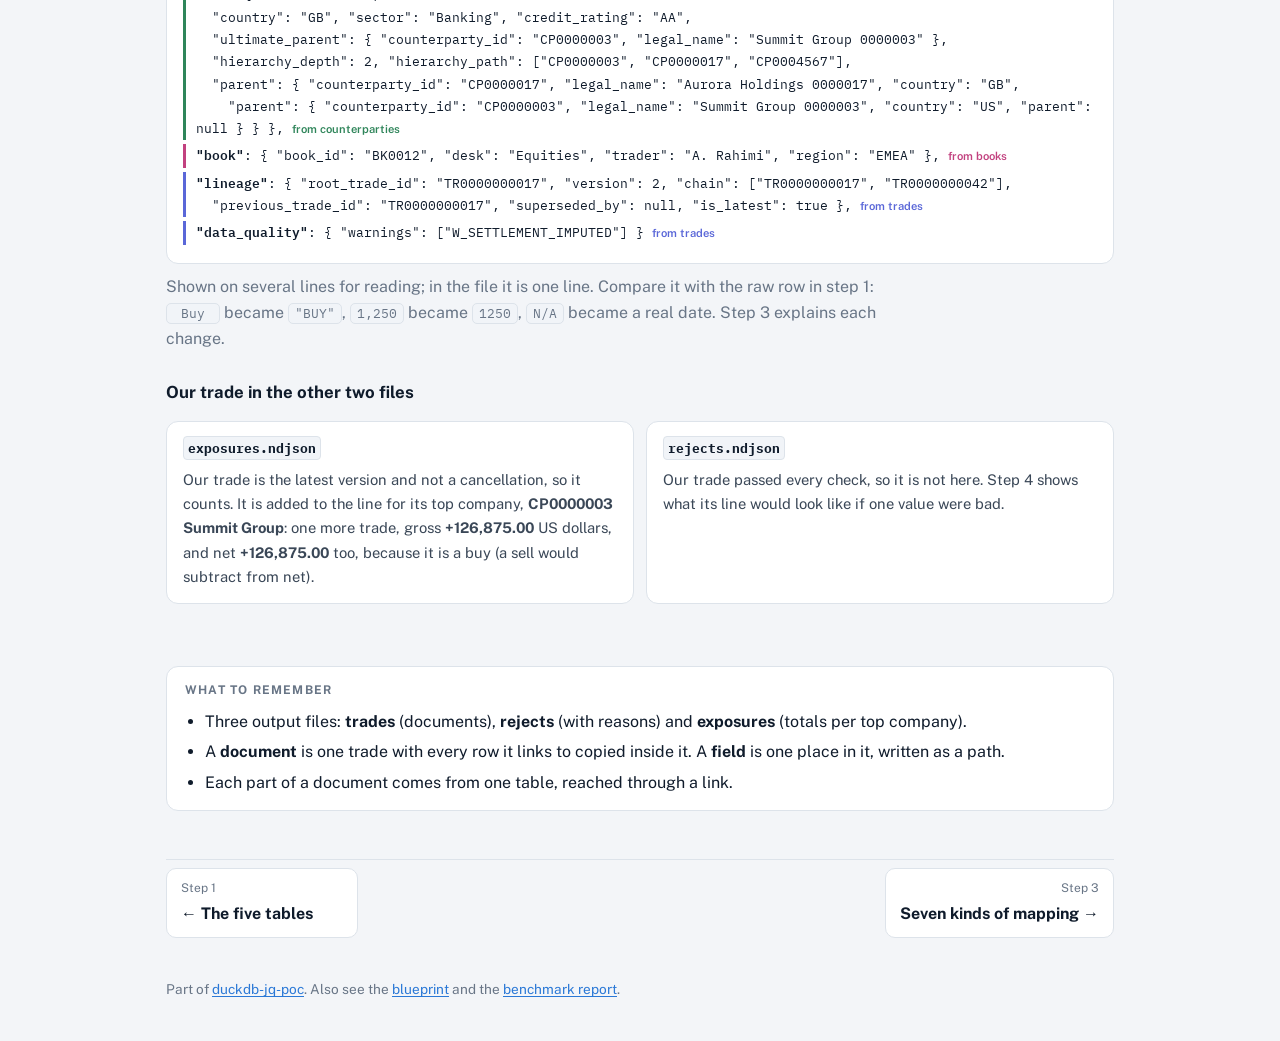
<file: docs/mapping/output.html>
<!doctype html>
<html lang="en">
<meta charset="utf-8">
<meta name="viewport" content="width=device-width, initial-scale=1, viewport-fit=cover">
<title>Mapping Guide: Output</title>
<link rel="preconnect" href="https://fonts.googleapis.com">
<link rel="preconnect" href="https://fonts.gstatic.com" crossorigin>
<link rel="stylesheet" href="https://fonts.googleapis.com/css2?family=IBM+Plex+Mono:wght@400;500;600&family=Public+Sans:wght@400;500;600;700;800&display=swap">
<link rel="stylesheet" href="guide.css">

<header class="hero">
  <div class="wrap">
    <a class="guide" href="index.html">duckdb-jq-poc · Table Mapping Guide</a>
    <h1>Step 2 · What comes out</h1>
    <p>Three output files. The main one holds one JSON document per trade, built from all five tables.</p>
    <ol class="ladder">
      <li><a href="index.html" class="done">Start</a></li>
      <li><a href="tables.html" class="done">Tables</a></li>
      <li><a href="output.html" aria-current="page">Output</a></li>
      <li><a href="mappings.html">Mappings</a></li>
      <li><a href="problems.html">Problems</a></li>
      <li><a href="engines.html">Engines</a></li>
    </ol>
  </div>
</header>

<main class="wrap">

<section>
  <h2>Three new words</h2>
  <dl class="define">
    <dt>Output file</dt><dd>A file the pipeline writes. Each line in it is one JSON object.</dd>
    <dt>Document</dt><dd>The JSON object for one trade, with the rows it links to copied inside it.</dd>
    <dt>Field</dt><dd>One place in a document, written as a path: <span class="fld">economics.notional_usd</span> is <code>notional_usd</code> inside <code>economics</code>.</dd>
  </dl>
</section>

<section>
  <h2>Where a trade row ends up</h2>
  <p>Every trade row is checked. A row that passes becomes a document; a row that fails goes to the rejects file with its reasons. Documents are then added up into exposures.</p>
  <figure>
    <div class="pad"><svg class="dg" viewBox="0 0 960 220" style="min-width:720px" role="img" aria-label="A trade row is checked. If it passes it becomes a document in trades.ndjson; if it is the latest version and not cancelled, it is also added to exposures.ndjson. If it fails, it goes to rejects.ndjson with every reason.">
      <defs><marker id="a" viewBox="0 0 10 10" refX="9" refY="5" markerWidth="7" markerHeight="7" orient="auto-start-reverse"><path class="ah" d="M0 0L10 5L0 10z"/></marker></defs>
      <g class="t-trades"><rect class="tc" x="10" y="80" width="150" height="60" rx="10"/><text class="t" x="28" y="106">A trade row</text><text class="s" x="28" y="126">from trades</text></g>
      <rect class="box" x="220" y="80" width="150" height="60" rx="10"/><text class="t" x="238" y="106">Checked</text><text class="s" x="238" y="126">13 rules, step 4</text>
      <rect class="file" x="450" y="20" width="210" height="60" rx="10"/><text class="t m" x="468" y="46">trades.ndjson</text><text class="s" x="468" y="66">one document per trade</text>
      <rect class="file" x="740" y="20" width="210" height="60" rx="10"/><text class="t m" x="758" y="46">exposures.ndjson</text><text class="s" x="758" y="66">one line per top company</text>
      <rect class="file" x="450" y="140" width="210" height="60" rx="10"/><text class="t m" x="468" y="166">rejects.ndjson</text><text class="s" x="468" y="186">one line per bad trade</text>
      <path class="edge" d="M160 110H218" marker-end="url(#a)"/>
      <path class="edge" d="M370 100H410V50H448" marker-end="url(#a)"/><text class="lbl" x="376" y="70">passes</text>
      <path class="edge" d="M370 120H410V170H448" marker-end="url(#a)"/><text class="lbl" x="376" y="160">fails</text>
      <path class="edge" d="M660 50H738" marker-end="url(#a)"/><text class="lbl mid" x="699" y="100">latest version,</text><text class="lbl mid" x="699" y="116">not cancelled</text>
    </svg></div>
    <figcaption><b>Every valid trade gets a document; only the current state of each trade counts in exposures.</b> If a trade was amended, only its latest version is added up, and a cancellation adds nothing. You can also choose run filters (dates, instrument types, minimum size) that leave valid trades out of the documents.</figcaption>
  </figure>

  <div class="tw"><table>
    <thead><tr><th>Output file</th><th>One line is</th><th>Built from</th></tr></thead>
    <tbody>
      <tr><td><code>trades.ndjson</code></td><td>one valid trade, as a nested document</td><td>all five tables</td></tr>
      <tr><td><code>rejects.ndjson</code></td><td>one rejected trade: its id, every reason, and its cleaned values</td><td>trades, plus the checks against the other four</td></tr>
      <tr><td><code>exposures.ndjson</code></td><td>one top company: how much money is at stake with it and its subsidiaries</td><td>the documents in trades.ndjson</td></tr>
    </tbody>
  </table></div>
</section>

<section>
  <h2>Our trade's document</h2>
  <p>This is what our trade looks like at the end. The colour on the left of each part shows which table it comes from: trades supplied the top lines, and the other tables are copied in through the links you saw in step 1.</p>
  <div class="doc" role="figure" aria-label="The output document for trade TR0000000042, coloured by source table">
    <div class="part t-trades"><span class="k">"trade_id"</span>: "TR0000000042", <span class="k">"event_type"</span>: "AMEND", <span class="k">"trade_date"</span>: "2025-01-10",<br><span class="k">"settlement_date"</span>: "2025-01-12", <span class="k">"side"</span>: "BUY",<span class="from">from trades</span></div>
    <div class="part t-fx"><span class="k">"economics"</span>: { "quantity": 1250, "price": 101.5, "currency": "USD", "notional": 126875.0,<br>&nbsp;&nbsp;"fx_rate_to_usd": 1.0, "notional_usd": 126875.0 },<span class="from">from trades + fx_rates</span></div>
    <div class="part t-instr"><span class="k">"instrument"</span>: { "instrument_id": "IN000123", "isin": "GB0000000123", "instrument_type": "OPTION",<br>&nbsp;&nbsp;"currency": "USD", "maturity_date": "2031-06-30", "issuer": null,<br>&nbsp;&nbsp;"underlying": { "instrument_id": "IN000045", "isin": "GB0000000045", "instrument_type": "EQUITY" } },<span class="from">from instruments</span></div>
    <div class="part t-cpty"><span class="k">"counterparty"</span>: { "counterparty_id": "CP0004567", "legal_name": "Aurora Bank 0004567", "lei": "5493VQ0BR2PZ1MKG7T00",<br>&nbsp;&nbsp;"country": "GB", "sector": "Banking", "credit_rating": "AA",<br>&nbsp;&nbsp;"ultimate_parent": { "counterparty_id": "CP0000003", "legal_name": "Summit Group 0000003" },<br>&nbsp;&nbsp;"hierarchy_depth": 2, "hierarchy_path": ["CP0000003", "CP0000017", "CP0004567"],<br>&nbsp;&nbsp;"parent": { "counterparty_id": "CP0000017", "legal_name": "Aurora Holdings 0000017", "country": "GB",<br>&nbsp;&nbsp;&nbsp;&nbsp;"parent": { "counterparty_id": "CP0000003", "legal_name": "Summit Group 0000003", "country": "US", "parent": null } } },<span class="from">from counterparties</span></div>
    <div class="part t-books"><span class="k">"book"</span>: { "book_id": "BK0012", "desk": "Equities", "trader": "A. Rahimi", "region": "EMEA" },<span class="from">from books</span></div>
    <div class="part t-trades"><span class="k">"lineage"</span>: { "root_trade_id": "TR0000000017", "version": 2, "chain": ["TR0000000017", "TR0000000042"],<br>&nbsp;&nbsp;"previous_trade_id": "TR0000000017", "superseded_by": null, "is_latest": true },<span class="from">from trades</span></div>
    <div class="part t-trades"><span class="k">"data_quality"</span>: { "warnings": ["W_SETTLEMENT_IMPUTED"] }<span class="from">from trades</span></div>
  </div>
  <p class="muted" style="margin-top:10px">Shown on several lines for reading; in the file it is one line. Compare it with the raw row in step 1: <span class="val"> Buy </span> became <span class="val">"BUY"</span>, <span class="val">1,250</span> became <span class="val">1250</span>, <span class="val">N/A</span> became a real date. Step 3 explains each change.</p>

  <h3>Our trade in the other two files</h3>
  <div class="grid">
    <div class="card"><h4><code>exposures.ndjson</code></h4><p>Our trade is the latest version and not a cancellation, so it counts. It is added to the line for its top company, <b>CP0000003 Summit Group</b>: one more trade, gross <b>+126,875.00</b> US dollars, and net <b>+126,875.00</b> too, because it is a buy (a sell would subtract from net).</p></div>
    <div class="card"><h4><code>rejects.ndjson</code></h4><p>Our trade passed every check, so it is not here. Step 4 shows what its line would look like if one value were bad.</p></div>
  </div>
</section>

<section class="recap">
  <h3>What to remember</h3>
  <ul>
    <li>Three output files: <b>trades</b> (documents), <b>rejects</b> (with reasons) and <b>exposures</b> (totals per top company).</li>
    <li>A <b>document</b> is one trade with every row it links to copied inside it. A <b>field</b> is one place in it, written as a path.</li>
    <li>Each part of a document comes from one table, reached through a link.</li>
  </ul>
</section>

<nav class="pager" aria-label="Previous and next page">
  <a href="tables.html"><span>Step 1</span><b>← The five tables</b></a>
  <a class="next" href="mappings.html"><span>Step 3</span><b>Seven kinds of mapping →</b></a>
</nav>
</main>
<footer class="wrap">Part of <a href="../index.html">duckdb-jq-poc</a>. Also see the <a href="../blueprint.html">blueprint</a> and the <a href="../benchmark-report.html">benchmark report</a>.</footer>
</html>
</file>
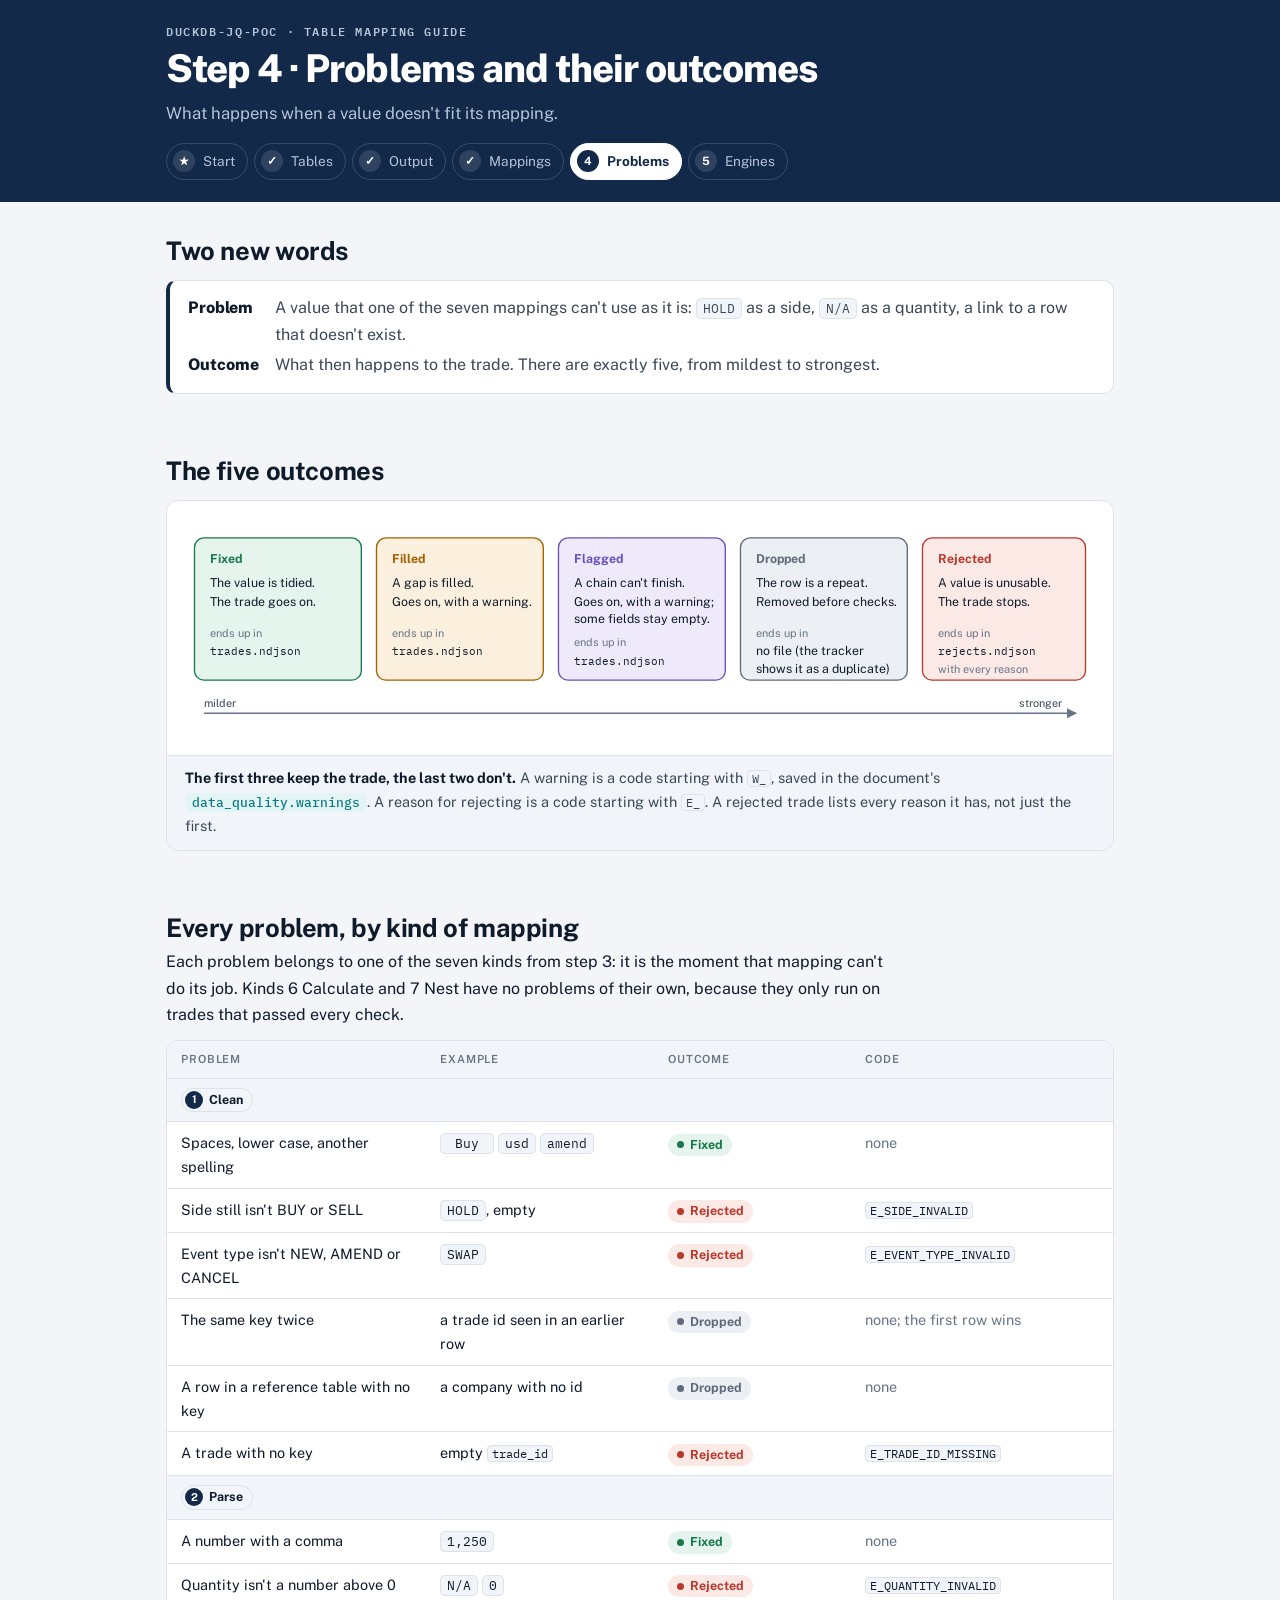
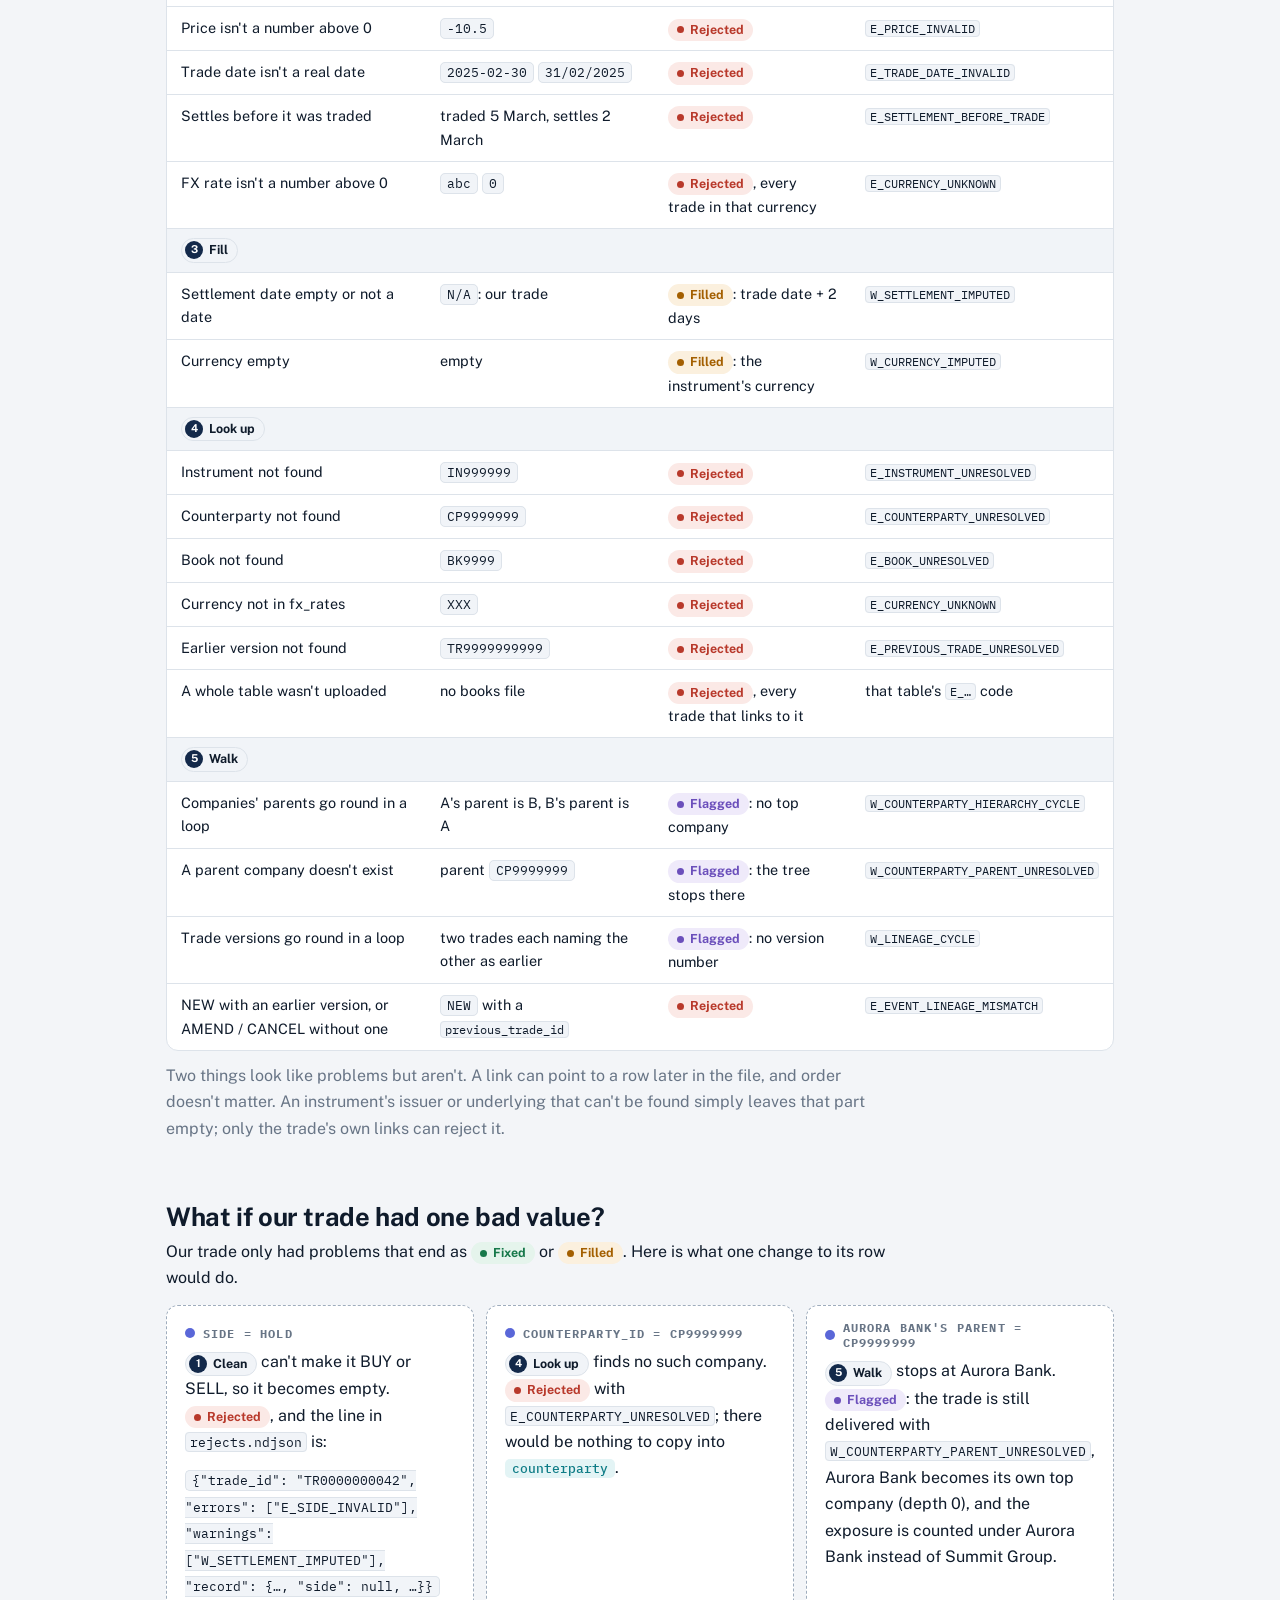
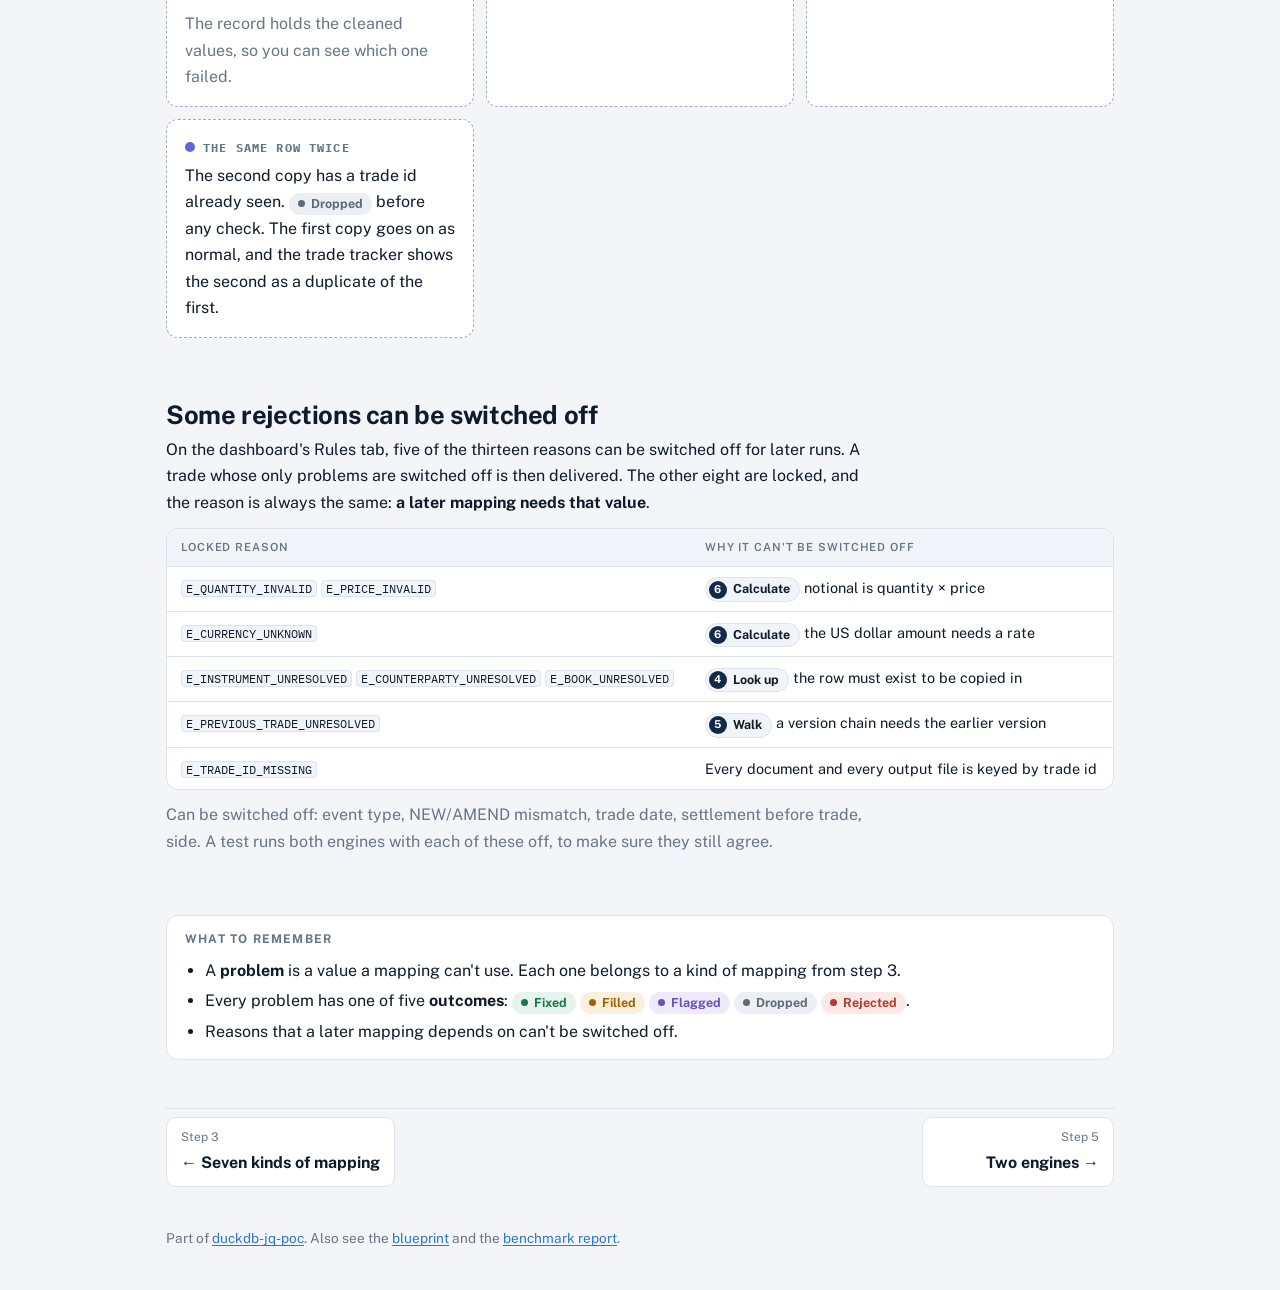
<file: docs/mapping/problems.html>
<!doctype html>
<html lang="en">
<meta charset="utf-8">
<meta name="viewport" content="width=device-width, initial-scale=1, viewport-fit=cover">
<title>Mapping Guide: Problems</title>
<link rel="preconnect" href="https://fonts.googleapis.com">
<link rel="preconnect" href="https://fonts.gstatic.com" crossorigin>
<link rel="stylesheet" href="https://fonts.googleapis.com/css2?family=IBM+Plex+Mono:wght@400;500;600&family=Public+Sans:wght@400;500;600;700;800&display=swap">
<link rel="stylesheet" href="guide.css">

<header class="hero">
  <div class="wrap">
    <a class="guide" href="index.html">duckdb-jq-poc · Table Mapping Guide</a>
    <h1>Step 4 · Problems and their outcomes</h1>
    <p>What happens when a value doesn't fit its mapping.</p>
    <ol class="ladder">
      <li><a href="index.html" class="done">Start</a></li>
      <li><a href="tables.html" class="done">Tables</a></li>
      <li><a href="output.html" class="done">Output</a></li>
      <li><a href="mappings.html" class="done">Mappings</a></li>
      <li><a href="problems.html" aria-current="page">Problems</a></li>
      <li><a href="engines.html">Engines</a></li>
    </ol>
  </div>
</header>

<main class="wrap">

<section>
  <h2>Two new words</h2>
  <dl class="define">
    <dt>Problem</dt><dd>A value that one of the seven mappings can't use as it is: <span class="val">HOLD</span> as a side, <span class="val">N/A</span> as a quantity, a link to a row that doesn't exist.</dd>
    <dt>Outcome</dt><dd>What then happens to the trade. There are exactly five, from mildest to strongest.</dd>
  </dl>
</section>

<section>
  <h2>The five outcomes</h2>
  <figure>
    <div class="pad"><svg class="dg" viewBox="0 0 960 230" style="min-width:760px" role="img" aria-label="Five outcomes from mildest to strongest. Fixed: the trade goes on and nothing is noted. Filled: the trade goes on with a warning. Flagged: the trade goes on with a warning and some fields empty. Dropped: the row is removed before the checks and appears in no file. Rejected: the trade goes to rejects.ndjson with every reason.">
      <defs><marker id="a" viewBox="0 0 10 10" refX="9" refY="5" markerWidth="7" markerHeight="7" orient="auto-start-reverse"><path class="ah" d="M0 0L10 5L0 10z"/></marker></defs>
      <rect class="o-fixed" x="10" y="20" width="176" height="150" rx="10"/>
      <text class="t" x="26" y="46" style="fill:var(--fixed)">Fixed</text><text x="26" y="72">The value is tidied.</text><text x="26" y="92">The trade goes on.</text><text class="s" x="26" y="124">ends up in</text><text class="m" x="26" y="144">trades.ndjson</text>
      <rect class="o-filled" x="202" y="20" width="176" height="150" rx="10"/>
      <text class="t" x="218" y="46" style="fill:var(--filled)">Filled</text><text x="218" y="72">A gap is filled.</text><text x="218" y="92">Goes on, with a warning.</text><text class="s" x="218" y="124">ends up in</text><text class="m" x="218" y="144">trades.ndjson</text>
      <rect class="o-flagged" x="394" y="20" width="176" height="150" rx="10"/>
      <text class="t" x="410" y="46" style="fill:var(--flagged)">Flagged</text><text x="410" y="72">A chain can't finish.</text><text x="410" y="92">Goes on, with a warning;</text><text x="410" y="110">some fields stay empty.</text><text class="s" x="410" y="134">ends up in</text><text class="m" x="410" y="154">trades.ndjson</text>
      <rect class="o-dropped" x="586" y="20" width="176" height="150" rx="10"/>
      <text class="t" x="602" y="46" style="fill:var(--dropped)">Dropped</text><text x="602" y="72">The row is a repeat.</text><text x="602" y="92">Removed before checks.</text><text class="s" x="602" y="124">ends up in</text><text x="602" y="144">no file (the tracker</text><text x="602" y="162">shows it as a duplicate)</text>
      <rect class="o-rejected" x="778" y="20" width="172" height="150" rx="10"/>
      <text class="t" x="794" y="46" style="fill:var(--rejected)">Rejected</text><text x="794" y="72">A value is unusable.</text><text x="794" y="92">The trade stops.</text><text class="s" x="794" y="124">ends up in</text><text class="m" x="794" y="144">rejects.ndjson</text><text class="s" x="794" y="162">with every reason</text>
      <path class="edge" d="M20 205H940" marker-end="url(#a)"/><text class="lbl" x="20" y="198">milder</text><text class="lbl" x="880" y="198">stronger</text>
    </svg></div>
    <figcaption><b>The first three keep the trade, the last two don't.</b> A warning is a code starting with <code>W_</code>, saved in the document's <span class="fld">data_quality.warnings</span>. A reason for rejecting is a code starting with <code>E_</code>. A rejected trade lists every reason it has, not just the first.</figcaption>
  </figure>
</section>

<section>
  <h2>Every problem, by kind of mapping</h2>
  <p>Each problem belongs to one of the seven kinds from step 3: it is the moment that mapping can't do its job. Kinds 6 Calculate and 7 Nest have no problems of their own, because they only run on trades that passed every check.</p>
  <div class="tw"><table>
    <thead><tr><th>Problem</th><th>Example</th><th>Outcome</th><th>Code</th></tr></thead>
    <tbody>
      <tr><td class="grp" colspan="4"><span class="kind"><b>1</b>Clean</span></td></tr>
      <tr><td>Spaces, lower case, another spelling</td><td><span class="val"> Buy </span> <span class="val">usd</span> <span class="val">amend</span></td><td><span class="out fixed">Fixed</span></td><td class="muted">none</td></tr>
      <tr><td>Side still isn't BUY or SELL</td><td><span class="val">HOLD</span>, empty</td><td><span class="out rejected">Rejected</span></td><td><code>E_SIDE_INVALID</code></td></tr>
      <tr><td>Event type isn't NEW, AMEND or CANCEL</td><td><span class="val">SWAP</span></td><td><span class="out rejected">Rejected</span></td><td><code>E_EVENT_TYPE_INVALID</code></td></tr>
      <tr><td>The same key twice</td><td>a trade id seen in an earlier row</td><td><span class="out dropped">Dropped</span></td><td class="muted">none; the first row wins</td></tr>
      <tr><td>A row in a reference table with no key</td><td>a company with no id</td><td><span class="out dropped">Dropped</span></td><td class="muted">none</td></tr>
      <tr><td>A trade with no key</td><td>empty <code>trade_id</code></td><td><span class="out rejected">Rejected</span></td><td><code>E_TRADE_ID_MISSING</code></td></tr>
      <tr><td class="grp" colspan="4"><span class="kind"><b>2</b>Parse</span></td></tr>
      <tr><td>A number with a comma</td><td><span class="val">1,250</span></td><td><span class="out fixed">Fixed</span></td><td class="muted">none</td></tr>
      <tr><td>Quantity isn't a number above 0</td><td><span class="val">N/A</span> <span class="val">0</span></td><td><span class="out rejected">Rejected</span></td><td><code>E_QUANTITY_INVALID</code></td></tr>
      <tr><td>Price isn't a number above 0</td><td><span class="val">-10.5</span></td><td><span class="out rejected">Rejected</span></td><td><code>E_PRICE_INVALID</code></td></tr>
      <tr><td>Trade date isn't a real date</td><td><span class="val">2025-02-30</span> <span class="val">31/02/2025</span></td><td><span class="out rejected">Rejected</span></td><td><code>E_TRADE_DATE_INVALID</code></td></tr>
      <tr><td>Settles before it was traded</td><td>traded 5 March, settles 2 March</td><td><span class="out rejected">Rejected</span></td><td><code>E_SETTLEMENT_BEFORE_TRADE</code></td></tr>
      <tr><td>FX rate isn't a number above 0</td><td><span class="val">abc</span> <span class="val">0</span></td><td><span class="out rejected">Rejected</span>, every trade in that currency</td><td><code>E_CURRENCY_UNKNOWN</code></td></tr>
      <tr><td class="grp" colspan="4"><span class="kind"><b>3</b>Fill</span></td></tr>
      <tr><td>Settlement date empty or not a date</td><td><span class="val">N/A</span>: our trade</td><td><span class="out filled">Filled</span>: trade date + 2 days</td><td><code>W_SETTLEMENT_IMPUTED</code></td></tr>
      <tr><td>Currency empty</td><td>empty</td><td><span class="out filled">Filled</span>: the instrument's currency</td><td><code>W_CURRENCY_IMPUTED</code></td></tr>
      <tr><td class="grp" colspan="4"><span class="kind"><b>4</b>Look up</span></td></tr>
      <tr><td>Instrument not found</td><td><span class="val">IN999999</span></td><td><span class="out rejected">Rejected</span></td><td><code>E_INSTRUMENT_UNRESOLVED</code></td></tr>
      <tr><td>Counterparty not found</td><td><span class="val">CP9999999</span></td><td><span class="out rejected">Rejected</span></td><td><code>E_COUNTERPARTY_UNRESOLVED</code></td></tr>
      <tr><td>Book not found</td><td><span class="val">BK9999</span></td><td><span class="out rejected">Rejected</span></td><td><code>E_BOOK_UNRESOLVED</code></td></tr>
      <tr><td>Currency not in fx_rates</td><td><span class="val">XXX</span></td><td><span class="out rejected">Rejected</span></td><td><code>E_CURRENCY_UNKNOWN</code></td></tr>
      <tr><td>Earlier version not found</td><td><span class="val">TR9999999999</span></td><td><span class="out rejected">Rejected</span></td><td><code>E_PREVIOUS_TRADE_UNRESOLVED</code></td></tr>
      <tr><td>A whole table wasn't uploaded</td><td>no books file</td><td><span class="out rejected">Rejected</span>, every trade that links to it</td><td>that table's <code>E_…</code> code</td></tr>
      <tr><td class="grp" colspan="4"><span class="kind"><b>5</b>Walk</span></td></tr>
      <tr><td>Companies' parents go round in a loop</td><td>A's parent is B, B's parent is A</td><td><span class="out flagged">Flagged</span>: no top company</td><td><code>W_COUNTERPARTY_HIERARCHY_CYCLE</code></td></tr>
      <tr><td>A parent company doesn't exist</td><td>parent <span class="val">CP9999999</span></td><td><span class="out flagged">Flagged</span>: the tree stops there</td><td><code>W_COUNTERPARTY_PARENT_UNRESOLVED</code></td></tr>
      <tr><td>Trade versions go round in a loop</td><td>two trades each naming the other as earlier</td><td><span class="out flagged">Flagged</span>: no version number</td><td><code>W_LINEAGE_CYCLE</code></td></tr>
      <tr><td>NEW with an earlier version, or AMEND / CANCEL without one</td><td><span class="val">NEW</span> with a <code>previous_trade_id</code></td><td><span class="out rejected">Rejected</span></td><td><code>E_EVENT_LINEAGE_MISMATCH</code></td></tr>
    </tbody>
  </table></div>
  <p class="muted">Two things look like problems but aren't. A link can point to a row later in the file, and order doesn't matter. An instrument's issuer or underlying that can't be found simply leaves that part empty; only the trade's own links can reject it.</p>
</section>

<section>
  <h2>What if our trade had one bad value?</h2>
  <p>Our trade only had problems that end as <span class="out fixed">Fixed</span> or <span class="out filled">Filled</span>. Here is what one change to its row would do.</p>
  <div class="grid">
    <div class="example" style="margin:0"><span class="label">side = HOLD</span>
      <p><span class="kind"><b>1</b>Clean</span> can't make it BUY or SELL, so it becomes empty. <span class="out rejected">Rejected</span>, and the line in <code>rejects.ndjson</code> is:</p>
      <p><span class="val" style="white-space:normal">{"trade_id": "TR0000000042", "errors": ["E_SIDE_INVALID"], "warnings": ["W_SETTLEMENT_IMPUTED"], "record": {…, "side": null, …}}</span></p>
      <p class="muted">The record holds the cleaned values, so you can see which one failed.</p></div>
    <div class="example" style="margin:0"><span class="label">counterparty_id = CP9999999</span>
      <p><span class="kind"><b>4</b>Look up</span> finds no such company. <span class="out rejected">Rejected</span> with <code>E_COUNTERPARTY_UNRESOLVED</code>; there would be nothing to copy into <span class="fld">counterparty</span>.</p></div>
    <div class="example" style="margin:0"><span class="label">Aurora Bank's parent = CP9999999</span>
      <p><span class="kind"><b>5</b>Walk</span> stops at Aurora Bank. <span class="out flagged">Flagged</span>: the trade is still delivered with <code>W_COUNTERPARTY_PARENT_UNRESOLVED</code>, Aurora Bank becomes its own top company (depth 0), and the exposure is counted under Aurora Bank instead of Summit Group.</p></div>
    <div class="example" style="margin:0"><span class="label">the same row twice</span>
      <p>The second copy has a trade id already seen. <span class="out dropped">Dropped</span> before any check. The first copy goes on as normal, and the trade tracker shows the second as a duplicate of the first.</p></div>
  </div>
</section>

<section>
  <h2>Some rejections can be switched off</h2>
  <p>On the dashboard's Rules tab, five of the thirteen reasons can be switched off for later runs. A trade whose only problems are switched off is then delivered. The other eight are locked, and the reason is always the same: <b>a later mapping needs that value</b>.</p>
  <div class="tw"><table>
    <thead><tr><th>Locked reason</th><th>Why it can't be switched off</th></tr></thead>
    <tbody>
      <tr><td><code>E_QUANTITY_INVALID</code> <code>E_PRICE_INVALID</code></td><td><span class="kind"><b>6</b>Calculate</span> notional is quantity × price</td></tr>
      <tr><td><code>E_CURRENCY_UNKNOWN</code></td><td><span class="kind"><b>6</b>Calculate</span> the US dollar amount needs a rate</td></tr>
      <tr><td><code>E_INSTRUMENT_UNRESOLVED</code> <code>E_COUNTERPARTY_UNRESOLVED</code> <code>E_BOOK_UNRESOLVED</code></td><td><span class="kind"><b>4</b>Look up</span> the row must exist to be copied in</td></tr>
      <tr><td><code>E_PREVIOUS_TRADE_UNRESOLVED</code></td><td><span class="kind"><b>5</b>Walk</span> a version chain needs the earlier version</td></tr>
      <tr><td><code>E_TRADE_ID_MISSING</code></td><td>Every document and every output file is keyed by trade id</td></tr>
    </tbody>
  </table></div>
  <p class="muted">Can be switched off: event type, NEW/AMEND mismatch, trade date, settlement before trade, side. A test runs both engines with each of these off, to make sure they still agree.</p>
</section>

<section class="recap">
  <h3>What to remember</h3>
  <ul>
    <li>A <b>problem</b> is a value a mapping can't use. Each one belongs to a kind of mapping from step 3.</li>
    <li>Every problem has one of five <b>outcomes</b>: <span class="out fixed">Fixed</span> <span class="out filled">Filled</span> <span class="out flagged">Flagged</span> <span class="out dropped">Dropped</span> <span class="out rejected">Rejected</span>.</li>
    <li>Reasons that a later mapping depends on can't be switched off.</li>
  </ul>
</section>

<nav class="pager" aria-label="Previous and next page">
  <a href="mappings.html"><span>Step 3</span><b>← Seven kinds of mapping</b></a>
  <a class="next" href="engines.html"><span>Step 5</span><b>Two engines →</b></a>
</nav>
</main>
<footer class="wrap">Part of <a href="../index.html">duckdb-jq-poc</a>. Also see the <a href="../blueprint.html">blueprint</a> and the <a href="../benchmark-report.html">benchmark report</a>.</footer>
</html>
</file>
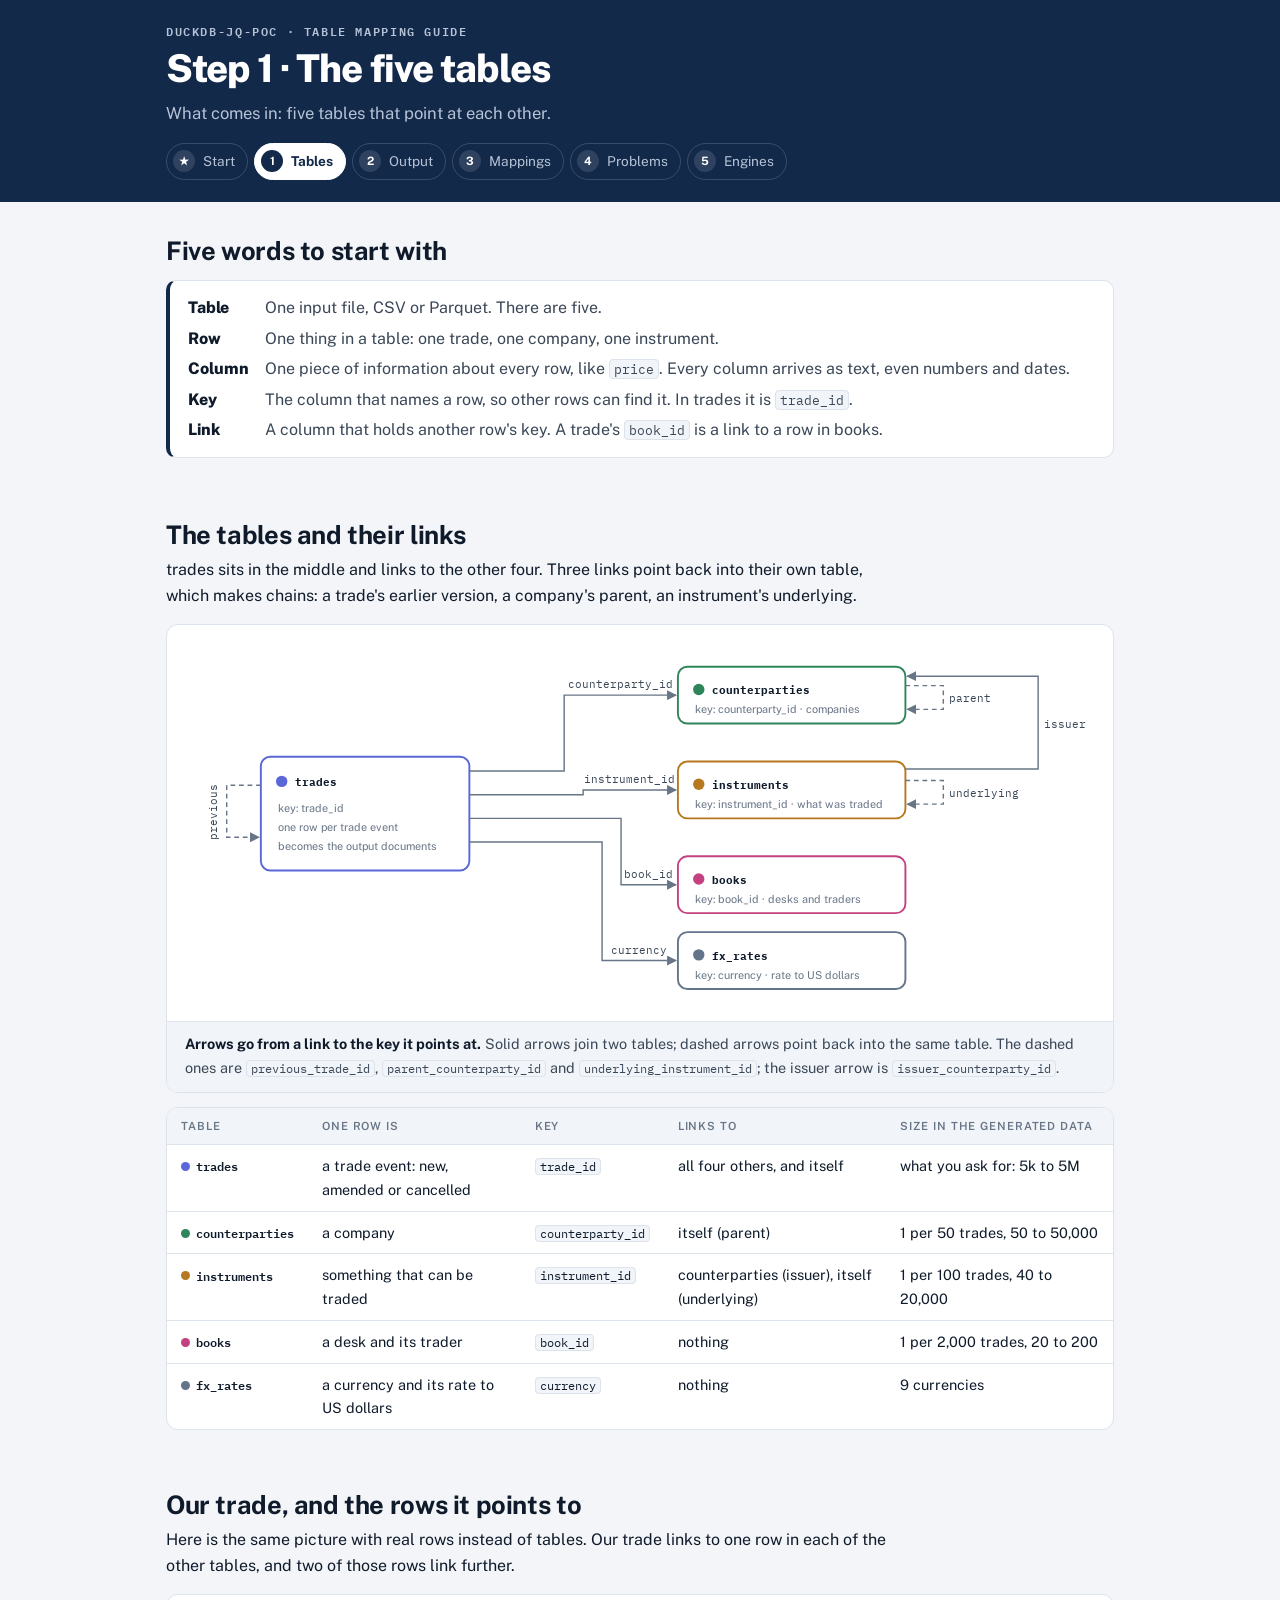
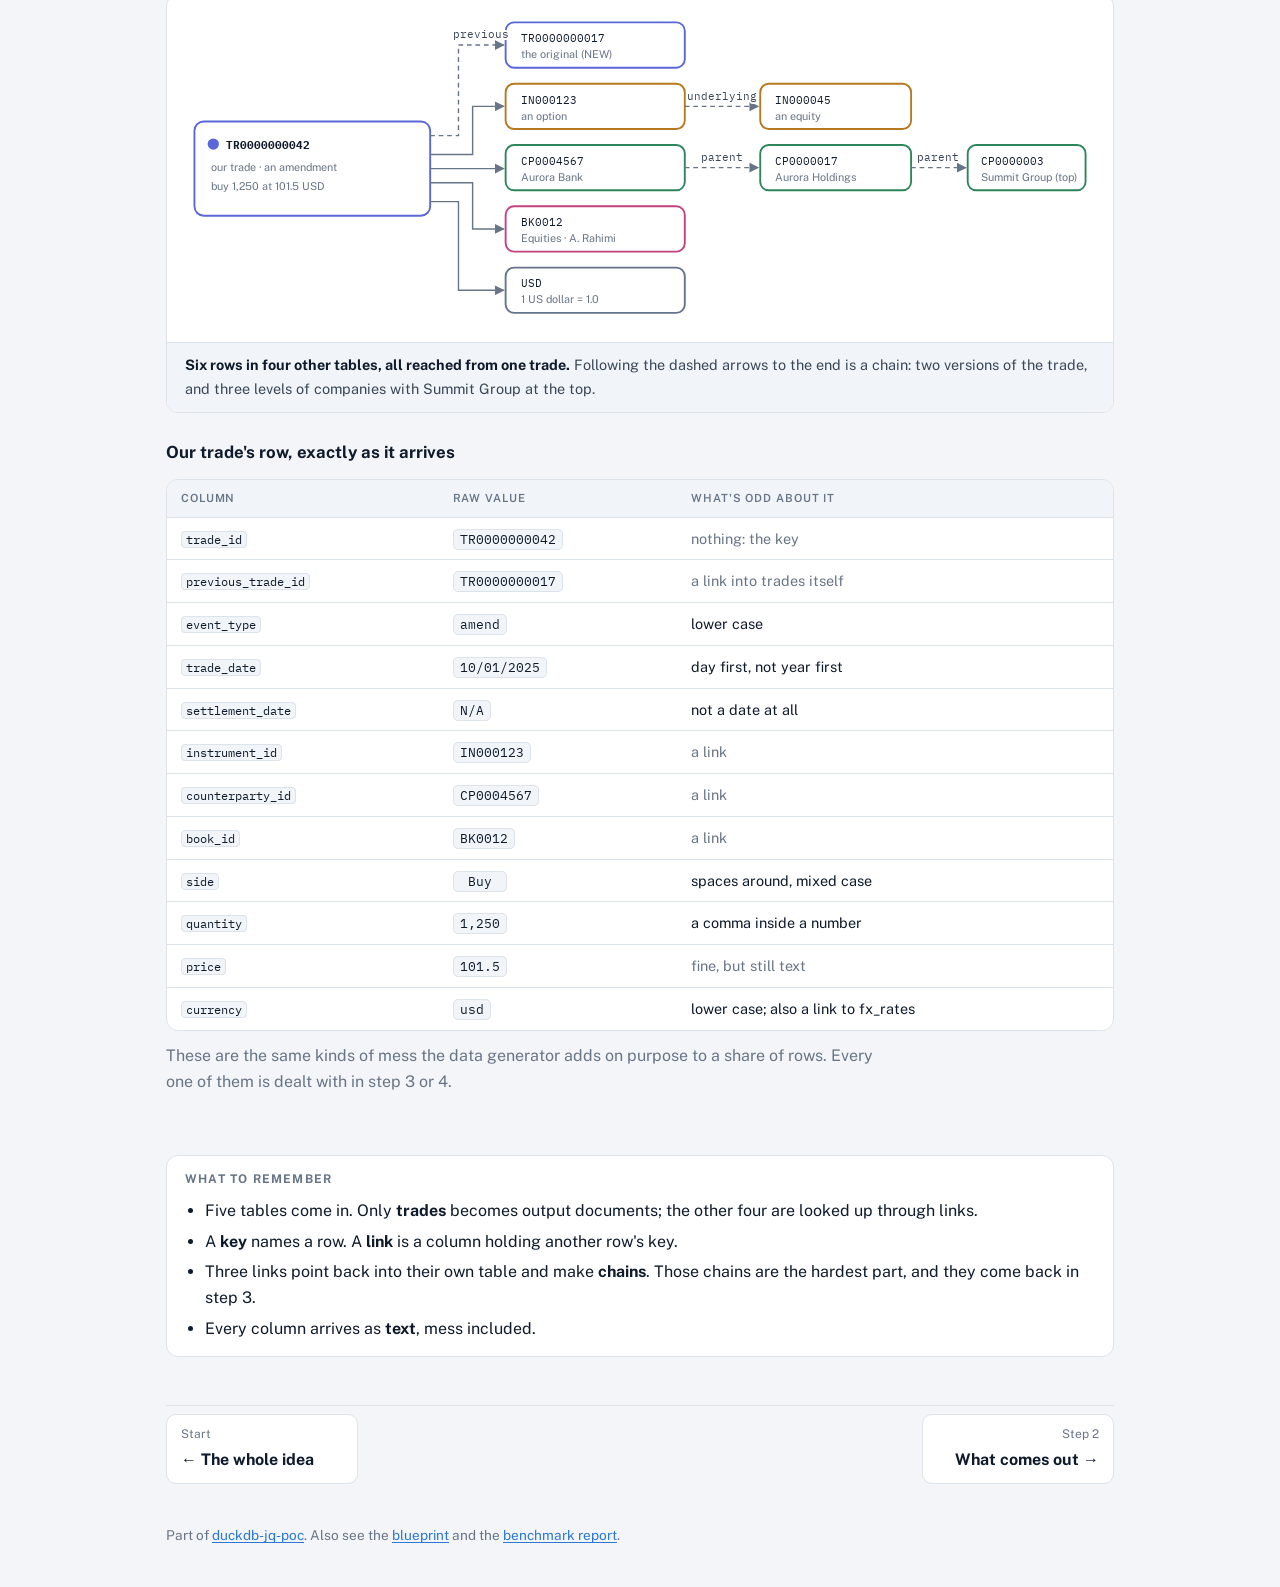
<file: docs/mapping/tables.html>
<!doctype html>
<html lang="en">
<meta charset="utf-8">
<meta name="viewport" content="width=device-width, initial-scale=1, viewport-fit=cover">
<title>Mapping Guide: Tables</title>
<link rel="preconnect" href="https://fonts.googleapis.com">
<link rel="preconnect" href="https://fonts.gstatic.com" crossorigin>
<link rel="stylesheet" href="https://fonts.googleapis.com/css2?family=IBM+Plex+Mono:wght@400;500;600&family=Public+Sans:wght@400;500;600;700;800&display=swap">
<link rel="stylesheet" href="guide.css">

<header class="hero">
  <div class="wrap">
    <a class="guide" href="index.html">duckdb-jq-poc · Table Mapping Guide</a>
    <h1>Step 1 · The five tables</h1>
    <p>What comes in: five tables that point at each other.</p>
    <ol class="ladder">
      <li><a href="index.html" class="done">Start</a></li>
      <li><a href="tables.html" aria-current="page">Tables</a></li>
      <li><a href="output.html">Output</a></li>
      <li><a href="mappings.html">Mappings</a></li>
      <li><a href="problems.html">Problems</a></li>
      <li><a href="engines.html">Engines</a></li>
    </ol>
  </div>
</header>

<main class="wrap">

<section>
  <h2>Five words to start with</h2>
  <dl class="define">
    <dt>Table</dt><dd>One input file, CSV or Parquet. There are five.</dd>
    <dt>Row</dt><dd>One thing in a table: one trade, one company, one instrument.</dd>
    <dt>Column</dt><dd>One piece of information about every row, like <code>price</code>. Every column arrives as text, even numbers and dates.</dd>
    <dt>Key</dt><dd>The column that names a row, so other rows can find it. In trades it is <code>trade_id</code>.</dd>
    <dt>Link</dt><dd>A column that holds another row's key. A trade's <code>book_id</code> is a link to a row in books.</dd>
  </dl>
</section>

<section>
  <h2>The tables and their links</h2>
  <p>trades sits in the middle and links to the other four. Three links point back into their own table, which makes chains: a trade's earlier version, a company's parent, an instrument's underlying.</p>
  <figure>
    <div class="pad"><svg class="dg" viewBox="0 0 960 380" style="min-width:720px" role="img" aria-label="trades links to counterparties, instruments, books and fx_rates, and to itself through previous_trade_id. counterparties links to itself through its parent. instruments links to itself through its underlying, and to counterparties through its issuer.">
      <defs><marker id="a" viewBox="0 0 10 10" refX="9" refY="5" markerWidth="7" markerHeight="7" orient="auto-start-reverse"><path class="ah" d="M0 0L10 5L0 10z"/></marker></defs>
      <g class="t-trades"><rect class="tc" x="80" y="120" width="220" height="120" rx="10"/><circle class="tdot" cx="102" cy="146" r="6"/>
        <text class="t m" x="116" y="151">trades</text><text class="s" x="98" y="178">key: trade_id</text><text class="s" x="98" y="198">one row per trade event</text><text class="s" x="98" y="218">becomes the output documents</text></g>
      <g class="t-cpty"><rect class="tc" x="520" y="25" width="240" height="60" rx="10"/><circle class="tdot" cx="542" cy="49" r="6"/>
        <text class="t m" x="556" y="54">counterparties</text><text class="s" x="538" y="74">key: counterparty_id · companies</text></g>
      <g class="t-instr"><rect class="tc" x="520" y="125" width="240" height="60" rx="10"/><circle class="tdot" cx="542" cy="149" r="6"/>
        <text class="t m" x="556" y="154">instruments</text><text class="s" x="538" y="174">key: instrument_id · what was traded</text></g>
      <g class="t-books"><rect class="tc" x="520" y="225" width="240" height="60" rx="10"/><circle class="tdot" cx="542" cy="249" r="6"/>
        <text class="t m" x="556" y="254">books</text><text class="s" x="538" y="274">key: book_id · desks and traders</text></g>
      <g class="t-fx"><rect class="tc" x="520" y="305" width="240" height="60" rx="10"/><circle class="tdot" cx="542" cy="329" r="6"/>
        <text class="t m" x="556" y="334">fx_rates</text><text class="s" x="538" y="354">key: currency · rate to US dollars</text></g>
      <path class="edge" d="M300 135H400V55H518" marker-end="url(#a)"/><text class="lbl m mid" x="459" y="48">counterparty_id</text>
      <path class="edge" d="M300 160H420V155H518" marker-end="url(#a)"/><text class="lbl m mid" x="469" y="148">instrument_id</text>
      <path class="edge" d="M300 185H460V255H518" marker-end="url(#a)"/><text class="lbl m mid" x="489" y="248">book_id</text>
      <path class="edge" d="M300 210H440V335H518" marker-end="url(#a)"/><text class="lbl m mid" x="479" y="328">currency</text>
      <path class="edge dash" d="M80 150H44V205H78" marker-end="url(#a)"/><text class="lbl m mid" transform="rotate(-90 30 178)" x="30" y="182">previous</text>
      <path class="edge dash" d="M760 45H800V70H762" marker-end="url(#a)"/><text class="lbl m" x="806" y="62">parent</text>
      <path class="edge dash" d="M760 145H800V170H762" marker-end="url(#a)"/><text class="lbl m" x="806" y="162">underlying</text>
      <path class="edge" d="M760 133H900V35H762" marker-end="url(#a)"/><text class="lbl m" x="906" y="90">issuer</text>
    </svg></div>
    <figcaption><b>Arrows go from a link to the key it points at.</b> Solid arrows join two tables; dashed arrows point back into the same table. The dashed ones are <code>previous_trade_id</code>, <code>parent_counterparty_id</code> and <code>underlying_instrument_id</code>; the issuer arrow is <code>issuer_counterparty_id</code>.</figcaption>
  </figure>

  <div class="tw"><table>
    <thead><tr><th>Table</th><th>One row is</th><th>Key</th><th>Links to</th><th>Size in the generated data</th></tr></thead>
    <tbody>
      <tr><td><span class="tname t-trades">trades</span></td><td>a trade event: new, amended or cancelled</td><td><code>trade_id</code></td><td>all four others, and itself</td><td>what you ask for: 5k to 5M</td></tr>
      <tr><td><span class="tname t-cpty">counterparties</span></td><td>a company</td><td><code>counterparty_id</code></td><td>itself (parent)</td><td>1 per 50 trades, 50 to 50,000</td></tr>
      <tr><td><span class="tname t-instr">instruments</span></td><td>something that can be traded</td><td><code>instrument_id</code></td><td>counterparties (issuer), itself (underlying)</td><td>1 per 100 trades, 40 to 20,000</td></tr>
      <tr><td><span class="tname t-books">books</span></td><td>a desk and its trader</td><td><code>book_id</code></td><td>nothing</td><td>1 per 2,000 trades, 20 to 200</td></tr>
      <tr><td><span class="tname t-fx">fx_rates</span></td><td>a currency and its rate to US dollars</td><td><code>currency</code></td><td>nothing</td><td>9 currencies</td></tr>
    </tbody>
  </table></div>
</section>

<section>
  <h2>Our trade, and the rows it points to</h2>
  <p>Here is the same picture with real rows instead of tables. Our trade links to one row in each of the other tables, and two of those rows link further.</p>
  <figure>
    <div class="pad"><svg class="dg" viewBox="0 0 965 330" style="min-width:760px" role="img" aria-label="Trade TR0000000042 links to its earlier version TR0000000017, to instrument IN000123 whose underlying is IN000045, to counterparty CP0004567 whose parent is CP0000017 whose parent is CP0000003, to book BK0012, and to currency USD.">
      <defs><marker id="b" viewBox="0 0 10 10" refX="9" refY="5" markerWidth="7" markerHeight="7" orient="auto-start-reverse"><path class="ah" d="M0 0L10 5L0 10z"/></marker></defs>
      <g class="t-trades"><rect class="tc" x="10" y="115" width="250" height="100" rx="10"/><circle class="tdot" cx="30" cy="139" r="6"/>
        <text class="t m" x="44" y="144">TR0000000042</text><text class="s" x="28" y="168">our trade · an amendment</text><text class="s" x="28" y="188">buy 1,250 at 101.5 USD</text></g>
      <g class="t-trades"><rect class="tc" x="340" y="10" width="190" height="48" rx="9"/><text class="m" x="356" y="31">TR0000000017</text><text class="s" x="356" y="48">the original (NEW)</text></g>
      <g class="t-instr"><rect class="tc" x="340" y="75" width="190" height="48" rx="9"/><text class="m" x="356" y="96">IN000123</text><text class="s" x="356" y="113">an option</text></g>
      <g class="t-instr"><rect class="tc" x="610" y="75" width="160" height="48" rx="9"/><text class="m" x="626" y="96">IN000045</text><text class="s" x="626" y="113">an equity</text></g>
      <g class="t-cpty"><rect class="tc" x="340" y="140" width="190" height="48" rx="9"/><text class="m" x="356" y="161">CP0004567</text><text class="s" x="356" y="178">Aurora Bank</text></g>
      <g class="t-cpty"><rect class="tc" x="610" y="140" width="160" height="48" rx="9"/><text class="m" x="626" y="161">CP0000017</text><text class="s" x="626" y="178">Aurora Holdings</text></g>
      <g class="t-cpty"><rect class="tc" x="830" y="140" width="125" height="48" rx="9"/><text class="m" x="844" y="161">CP0000003</text><text class="s" x="844" y="178">Summit Group (top)</text></g>
      <g class="t-books"><rect class="tc" x="340" y="205" width="190" height="48" rx="9"/><text class="m" x="356" y="226">BK0012</text><text class="s" x="356" y="243">Equities · A. Rahimi</text></g>
      <g class="t-fx"><rect class="tc" x="340" y="270" width="190" height="48" rx="9"/><text class="m" x="356" y="291">USD</text><text class="s" x="356" y="308">1 US dollar = 1.0</text></g>
      <path class="edge dash" d="M260 130H290V34H338" marker-end="url(#b)"/><text class="lbl m mid" x="314" y="27">previous</text>
      <path class="edge" d="M260 150H305V99H338" marker-end="url(#b)"/>
      <path class="edge" d="M260 165H338" marker-end="url(#b)"/>
      <path class="edge" d="M260 180H305V229H338" marker-end="url(#b)"/>
      <path class="edge" d="M260 200H290V294H338" marker-end="url(#b)"/>
      <path class="edge dash" d="M530 99H608" marker-end="url(#b)"/><text class="lbl m mid" x="569" y="92">underlying</text>
      <path class="edge dash" d="M530 164H608" marker-end="url(#b)"/><text class="lbl m mid" x="569" y="157">parent</text>
      <path class="edge dash" d="M770 164H828" marker-end="url(#b)"/><text class="lbl m mid" x="799" y="157">parent</text>
    </svg></div>
    <figcaption><b>Six rows in four other tables, all reached from one trade.</b> Following the dashed arrows to the end is a chain: two versions of the trade, and three levels of companies with Summit Group at the top.</figcaption>
  </figure>

  <h3>Our trade's row, exactly as it arrives</h3>
  <div class="tw"><table>
    <thead><tr><th>Column</th><th>Raw value</th><th>What's odd about it</th></tr></thead>
    <tbody>
      <tr><td><code>trade_id</code></td><td><span class="val">TR0000000042</span></td><td class="muted">nothing: the key</td></tr>
      <tr><td><code>previous_trade_id</code></td><td><span class="val">TR0000000017</span></td><td class="muted">a link into trades itself</td></tr>
      <tr><td><code>event_type</code></td><td><span class="val">amend</span></td><td>lower case</td></tr>
      <tr><td><code>trade_date</code></td><td><span class="val">10/01/2025</span></td><td>day first, not year first</td></tr>
      <tr><td><code>settlement_date</code></td><td><span class="val">N/A</span></td><td>not a date at all</td></tr>
      <tr><td><code>instrument_id</code></td><td><span class="val">IN000123</span></td><td class="muted">a link</td></tr>
      <tr><td><code>counterparty_id</code></td><td><span class="val">CP0004567</span></td><td class="muted">a link</td></tr>
      <tr><td><code>book_id</code></td><td><span class="val">BK0012</span></td><td class="muted">a link</td></tr>
      <tr><td><code>side</code></td><td><span class="val"> Buy </span></td><td>spaces around, mixed case</td></tr>
      <tr><td><code>quantity</code></td><td><span class="val">1,250</span></td><td>a comma inside a number</td></tr>
      <tr><td><code>price</code></td><td><span class="val">101.5</span></td><td class="muted">fine, but still text</td></tr>
      <tr><td><code>currency</code></td><td><span class="val">usd</span></td><td>lower case; also a link to fx_rates</td></tr>
    </tbody>
  </table></div>
  <p class="muted">These are the same kinds of mess the data generator adds on purpose to a share of rows. Every one of them is dealt with in step 3 or 4.</p>
</section>

<section class="recap">
  <h3>What to remember</h3>
  <ul>
    <li>Five tables come in. Only <b>trades</b> becomes output documents; the other four are looked up through links.</li>
    <li>A <b>key</b> names a row. A <b>link</b> is a column holding another row's key.</li>
    <li>Three links point back into their own table and make <b>chains</b>. Those chains are the hardest part, and they come back in step 3.</li>
    <li>Every column arrives as <b>text</b>, mess included.</li>
  </ul>
</section>

<nav class="pager" aria-label="Previous and next page">
  <a href="index.html"><span>Start</span><b>← The whole idea</b></a>
  <a class="next" href="output.html"><span>Step 2</span><b>What comes out →</b></a>
</nav>
</main>
<footer class="wrap">Part of <a href="../index.html">duckdb-jq-poc</a>. Also see the <a href="../blueprint.html">blueprint</a> and the <a href="../benchmark-report.html">benchmark report</a>.</footer>
</html>
</file>
<file: docs/mapping/guide.css>
/* Table Mapping Guide: shared look for every page.
   Colours carry one meaning each, on every page:
   - one dot colour per input table (trades, counterparties, instruments, books, fx_rates)
   - blue DuckDB, orange jq
   - green fixed, amber filled, violet flagged, grey dropped, red rejected (the five outcomes) */
:root {
  --bg: #f3f5f8; --surface: #ffffff; --surface-2: #f1f4f8;
  --ink: #0f1b2b; --ink-2: #3a4757; --ink-3: #687586; --line: #dde3ea; --line-strong: #9fadbd;
  --brand: #13294a; --on-brand: #ffffff; --on-brand-2: #b6c3d6;
  --duck: #2a78d6; --duck-soft: #e8f1fc; --jq: #dd5f2b; --jq-soft: #fdeee6;
  --file: #0e7c86; --file-soft: #e3f4f5;
  --fixed: #17784a; --fixed-soft: #e5f4ec;
  --filled: #a35f00; --filled-soft: #fbf0de;
  --flagged: #6b4fbb; --flagged-soft: #efeafa;
  --dropped: #5f6b7a; --dropped-soft: #eceff3;
  --rejected: #b8392b; --rejected-soft: #fbe9e6;
  --c-trades: #5a67d8; --c-cpty: #2f855a; --c-instr: #b7791f; --c-books: #c2417f; --c-fx: #64748b;
  --font-body: "Public Sans", "Helvetica Neue", Arial, sans-serif;
  --font-mono: "IBM Plex Mono", ui-monospace, "SFMono-Regular", Menlo, monospace;
}
@media (prefers-color-scheme: dark) {
  :root:not([data-theme="light"]) {
    color-scheme: dark;
    --bg: #0a0f17; --surface: #111925; --surface-2: #172131;
    --ink: #e8edf3; --ink-2: #b6c1ce; --ink-3: #8b98a9; --line: #243143; --line-strong: #4a5b71;
    --brand: #0f1f35; --on-brand: #ffffff; --on-brand-2: #a2b3ca;
    --duck: #5aa0f0; --duck-soft: #14253b; --jq: #f2804f; --jq-soft: #33201a;
    --file: #3cc0c9; --file-soft: #0f2a2e;
    --fixed: #4cc38a; --fixed-soft: #12291f; --filled: #e0a040; --filled-soft: #2d2213;
    --flagged: #a98bf0; --flagged-soft: #231a38; --dropped: #9aa6b5; --dropped-soft: #1c2532;
    --rejected: #ef7466; --rejected-soft: #2e1916;
    --c-trades: #8e98f0; --c-cpty: #5ec48d; --c-instr: #e2a94a; --c-books: #ec7fb1; --c-fx: #9aa9be;
  }
}
:root[data-theme="dark"] {
  color-scheme: dark;
  --bg: #0a0f17; --surface: #111925; --surface-2: #172131;
  --ink: #e8edf3; --ink-2: #b6c1ce; --ink-3: #8b98a9; --line: #243143; --line-strong: #4a5b71;
  --brand: #0f1f35; --on-brand: #ffffff; --on-brand-2: #a2b3ca;
  --duck: #5aa0f0; --duck-soft: #14253b; --jq: #f2804f; --jq-soft: #33201a;
  --file: #3cc0c9; --file-soft: #0f2a2e;
  --fixed: #4cc38a; --fixed-soft: #12291f; --filled: #e0a040; --filled-soft: #2d2213;
  --flagged: #a98bf0; --flagged-soft: #231a38; --dropped: #9aa6b5; --dropped-soft: #1c2532;
  --rejected: #ef7466; --rejected-soft: #2e1916;
  --c-trades: #8e98f0; --c-cpty: #5ec48d; --c-instr: #e2a94a; --c-books: #ec7fb1; --c-fx: #9aa9be;
}

* { box-sizing: border-box; }
body { margin: 0; background: var(--bg); color: var(--ink); font: 16px/1.65 var(--font-body); overflow-x: clip; }
a { color: var(--duck); text-underline-offset: 2px; }
code { font-family: var(--font-mono); font-size: 0.84em; background: var(--surface-2); border: 1px solid var(--line); border-radius: 4px; padding: 0 4px; overflow-wrap: anywhere; }
:focus-visible { outline: 2px solid var(--duck); outline-offset: 2px; border-radius: 4px; }
.wrap { max-width: 980px; margin: 0 auto; padding-left: max(16px, env(safe-area-inset-left, 0px)); padding-right: max(16px, env(safe-area-inset-right, 0px)); }

/* title band */
.hero { background: var(--brand); color: var(--on-brand); }
.hero .wrap { padding-top: 26px; padding-bottom: 22px; display: grid; gap: 10px; }
.guide { font: 600 0.72rem/1 var(--font-mono); letter-spacing: 0.14em; text-transform: uppercase; color: var(--on-brand-2); text-decoration: none; }
.hero h1 { margin: 0; font-size: clamp(1.7rem, 4vw, 2.4rem); font-weight: 800; letter-spacing: -0.025em; line-height: 1.1; }
.hero p { margin: 0; color: var(--on-brand-2); max-width: 64ch; font-size: 1.04rem; }

/* the step ladder: same on every page, current step highlighted */
.ladder { display: flex; gap: 6px; flex-wrap: wrap; margin: 6px 0 0; padding: 0; list-style: none; counter-reset: s -1; }
.ladder li { counter-increment: s; }
.ladder a { display: flex; align-items: center; gap: 8px; padding: 6px 12px 6px 6px; border-radius: 999px; text-decoration: none; color: var(--on-brand-2); font-size: 0.85rem; border: 1px solid rgba(255,255,255,0.16); }
.ladder a::before { content: counter(s); width: 22px; height: 22px; border-radius: 50%; display: grid; place-items: center; font: 700 0.72rem var(--font-body); background: rgba(255,255,255,0.12); color: var(--on-brand); }
.ladder li:first-child a::before { content: "★"; font-size: 0.7rem; }
.ladder a:hover { color: var(--on-brand); border-color: rgba(255,255,255,0.4); }
.ladder a[aria-current="page"] { background: var(--on-brand); color: var(--brand); border-color: var(--on-brand); font-weight: 700; }
.ladder a[aria-current="page"]::before { background: var(--brand); color: var(--on-brand); }
.ladder a.done::before { content: "✓"; }

main.wrap { padding-top: 34px; padding-bottom: 40px; display: grid; gap: 48px; }
main > section { min-width: 0; }
h2 { margin: 0 0 6px; font-size: clamp(1.3rem, 2.4vw, 1.6rem); letter-spacing: -0.015em; line-height: 1.2; }
h3 { margin: 26px 0 10px; font-size: 1.05rem; }
p { margin: 0 0 12px; max-width: 72ch; }
.lead { font-size: 1.06rem; color: var(--ink-2); }
.muted { color: var(--ink-3); }
ul.plain { margin: 0 0 12px; padding-left: 20px; display: grid; gap: 4px; max-width: 72ch; }

/* "new word" definition boxes */
.define { display: grid; grid-template-columns: auto minmax(0, 1fr); gap: 4px 16px; background: var(--surface); border: 1px solid var(--line); border-left: 4px solid var(--brand); border-radius: 10px; padding: 14px 18px; margin: 14px 0; }
.define dt { font-weight: 800; white-space: nowrap; }
.define dd { margin: 0; color: var(--ink-2); }
@media (max-width: 600px) { .define { grid-template-columns: minmax(0, 1fr); } .define dd { margin-bottom: 6px; } }

/* the running example */
.example { background: var(--surface); border: 1.5px dashed var(--line-strong); border-radius: 12px; padding: 14px 18px 16px; margin: 16px 0; }
.example > .label { display: inline-flex; align-items: center; gap: 8px; font: 700 0.72rem var(--font-mono); letter-spacing: 0.1em; text-transform: uppercase; color: var(--ink-3); margin-bottom: 8px; }
.example > .label::before { content: ""; width: 10px; height: 10px; border-radius: 50%; background: var(--c-trades); }
.example p:last-child { margin-bottom: 0; }

/* table dots and names */
.t-trades { --tc: var(--c-trades); } .t-cpty { --tc: var(--c-cpty); } .t-instr { --tc: var(--c-instr); }
.t-books { --tc: var(--c-books); } .t-fx { --tc: var(--c-fx); }
.tname { display: inline-flex; align-items: center; gap: 6px; font: 600 0.85em var(--font-mono); white-space: nowrap; }
.tname::before { content: ""; width: 9px; height: 9px; border-radius: 50%; background: var(--tc); }

/* chips: values, fields, kinds, outcomes, verdicts */
.val { font: 0.82rem var(--font-mono); background: var(--surface-2); border: 1px solid var(--line); border-radius: 5px; padding: 1px 6px; white-space: pre; }
.fld { font: 500 0.8rem var(--font-mono); background: var(--file-soft); color: var(--file); border-radius: 5px; padding: 1px 7px; overflow-wrap: anywhere; }
.kind { display: inline-flex; align-items: center; gap: 6px; font-size: 0.78rem; font-weight: 700; padding: 1px 9px 1px 3px; border-radius: 999px; background: var(--surface-2); border: 1px solid var(--line); color: var(--ink); white-space: nowrap; }
.kind b { width: 18px; height: 18px; border-radius: 50%; display: grid; place-items: center; font-size: 0.68rem; background: var(--brand); color: var(--on-brand); }
.out { display: inline-flex; align-items: center; gap: 6px; font-size: 0.78rem; font-weight: 700; padding: 1px 9px; border-radius: 999px; white-space: nowrap; }
.out::before { content: ""; width: 7px; height: 7px; border-radius: 50%; background: currentColor; }
.out.fixed { background: var(--fixed-soft); color: var(--fixed); }
.out.filled { background: var(--filled-soft); color: var(--filled); }
.out.flagged { background: var(--flagged-soft); color: var(--flagged); }
.out.dropped { background: var(--dropped-soft); color: var(--dropped); }
.out.rejected { background: var(--rejected-soft); color: var(--rejected); }
.v { display: inline-flex; align-items: center; gap: 6px; font-size: 0.78rem; font-weight: 700; padding: 1px 9px; border-radius: 999px; white-space: nowrap; }
.v.duck { background: var(--duck-soft); color: var(--duck); }
.v.jq { background: var(--jq-soft); color: var(--jq); }
.v.split { background: linear-gradient(90deg, var(--duck-soft), var(--jq-soft)); color: var(--ink); }
.v.same { background: var(--surface-2); color: var(--ink-2); border: 1px solid var(--line); }
.arrow { color: var(--ink-3); padding: 0 4px; }

/* plain tables */
.tw { overflow-x: auto; border: 1px solid var(--line); border-radius: 12px; background: var(--surface); margin: 12px 0; }
table { border-collapse: collapse; width: 100%; font-size: 0.9rem; }
th, td { text-align: left; padding: 9px 14px; border-bottom: 1px solid var(--line); vertical-align: top; }
th { font-size: 0.7rem; letter-spacing: 0.08em; text-transform: uppercase; color: var(--ink-3); background: var(--surface-2); font-weight: 600; white-space: nowrap; }
tr:last-child td { border-bottom: 0; }
td.grp { background: var(--surface-2); font-weight: 700; font-size: 0.82rem; color: var(--ink-2); }
td.nw { white-space: nowrap; }
td code { white-space: nowrap; overflow-wrap: normal; }
.num { text-align: right; font-variant-numeric: tabular-nums; white-space: nowrap; }

/* figures and simple diagrams */
figure { margin: 14px 0; background: var(--surface); border: 1px solid var(--line); border-radius: 12px; overflow: hidden; }
figure .pad { padding: 18px; overflow-x: auto; }
figcaption { padding: 10px 18px 12px; border-top: 1px solid var(--line); color: var(--ink-2); font-size: 0.9rem; background: var(--surface-2); }
figcaption b { color: var(--ink); }
svg.dg { display: block; width: 100%; height: auto; font-family: var(--font-body); }
.dg text { fill: var(--ink); font-size: 13px; }
.dg .t { font-weight: 700; }
.dg .s { fill: var(--ink-3); font-size: 11.5px; }
.dg .m { font-family: var(--font-mono); font-size: 12px; }
.dg .mid { text-anchor: middle; }
.dg .box { fill: var(--surface); stroke: var(--line-strong); stroke-width: 1.3; }
.dg .soft { fill: var(--surface-2); stroke: var(--line); stroke-width: 1; }
.dg .brandbox { fill: var(--brand); }
.dg .on { fill: var(--on-brand); }
.dg .edge { fill: none; stroke: var(--ink-3); stroke-width: 1.5; }
.dg .edge.dash { stroke-dasharray: 5 4; }
.dg .ah { fill: var(--ink-3); }
.dg .lbl { font-size: 11.5px; fill: var(--ink-2); paint-order: stroke; stroke: var(--surface); stroke-width: 4px; stroke-linejoin: round; }
.dg .tc { fill: var(--surface); stroke: var(--tc); stroke-width: 2; }
.dg .tdot { fill: var(--tc); }
.dg .num { fill: var(--brand); }
.dg .numt { fill: var(--on-brand); font-size: 11px; font-weight: 700; text-anchor: middle; }
.dg .duck { fill: var(--duck-soft); stroke: var(--duck); stroke-width: 1.4; }
.dg .jq { fill: var(--jq-soft); stroke: var(--jq); stroke-width: 1.4; }
.dg .duckfill { fill: var(--duck); } .dg .jqfill { fill: var(--jq); }
.dg .file { fill: var(--file-soft); stroke: var(--file); stroke-width: 1.4; }
.dg .o-fixed { fill: var(--fixed-soft); stroke: var(--fixed); stroke-width: 1.4; }
.dg .o-filled { fill: var(--filled-soft); stroke: var(--filled); stroke-width: 1.4; }
.dg .o-flagged { fill: var(--flagged-soft); stroke: var(--flagged); stroke-width: 1.4; }
.dg .o-dropped { fill: var(--dropped-soft); stroke: var(--dropped); stroke-width: 1.4; }
.dg .o-rejected { fill: var(--rejected-soft); stroke: var(--rejected); stroke-width: 1.4; }

/* cards */
.grid { display: grid; grid-template-columns: repeat(auto-fit, minmax(min(280px, 100%), 1fr)); gap: 12px; margin: 14px 0; }
.card { background: var(--surface); border: 1px solid var(--line); border-radius: 12px; padding: 14px 16px; display: grid; gap: 8px; align-content: start; }
.card h4 { margin: 0; font-size: 1rem; display: flex; align-items: center; gap: 8px; flex-wrap: wrap; }
.card p { margin: 0; font-size: 0.92rem; color: var(--ink-2); }
.card .ba { display: flex; flex-wrap: wrap; align-items: center; gap: 4px; }
.card.duck { border-top: 3px solid var(--duck); } .card.jq { border-top: 3px solid var(--jq); }

/* the example document */
.doc { background: var(--surface); border: 1px solid var(--line); border-radius: 12px; padding: 14px 16px; font: 0.82rem/1.7 var(--font-mono); overflow-x: auto; }
.doc .part { border-left: 3px solid var(--tc); padding-left: 10px; margin: 4px 0; }
.doc .k { color: var(--ink); font-weight: 600; }
.doc .s { color: var(--ink-3); }
.doc .from { font: 600 0.7rem var(--font-body); color: var(--tc); margin-left: 8px; white-space: nowrap; }

/* collapsible reference */
details.ref { background: var(--surface); border: 1px solid var(--line); border-radius: 12px; margin: 10px 0; }
details.ref > summary { cursor: pointer; padding: 12px 16px; font-weight: 700; display: flex; align-items: center; gap: 10px; list-style: none; }
details.ref > summary::-webkit-details-marker { display: none; }
details.ref > summary::after { content: "+"; margin-left: auto; color: var(--ink-3); font-weight: 400; font-size: 1.2rem; line-height: 1; }
details.ref[open] > summary::after { content: "–"; }
details.ref > summary .muted { font-weight: 400; font-size: 0.88rem; }
details.ref .tw { margin: 0 12px 12px; }

/* recap and next */
.recap { background: var(--surface); border: 1px solid var(--line); border-radius: 12px; padding: 14px 18px; }
.recap h3 { margin: 0 0 8px; font-size: 0.75rem; letter-spacing: 0.1em; text-transform: uppercase; color: var(--ink-3); }
.recap ul { margin: 0; padding-left: 20px; display: grid; gap: 4px; }
.pager { display: flex; justify-content: space-between; gap: 12px; flex-wrap: wrap; padding-top: 8px; border-top: 1px solid var(--line); }
.pager a { display: grid; gap: 2px; text-decoration: none; padding: 10px 14px; border-radius: 10px; border: 1px solid var(--line); background: var(--surface); min-width: 12rem; }
.pager a span { font-size: 0.75rem; color: var(--ink-3); }
.pager a b { color: var(--ink); }
.pager a.next { text-align: right; margin-left: auto; }
.pager a:hover { border-color: var(--line-strong); }
footer.wrap { padding-bottom: 40px; font-size: 0.85rem; color: var(--ink-3); }
</file>
